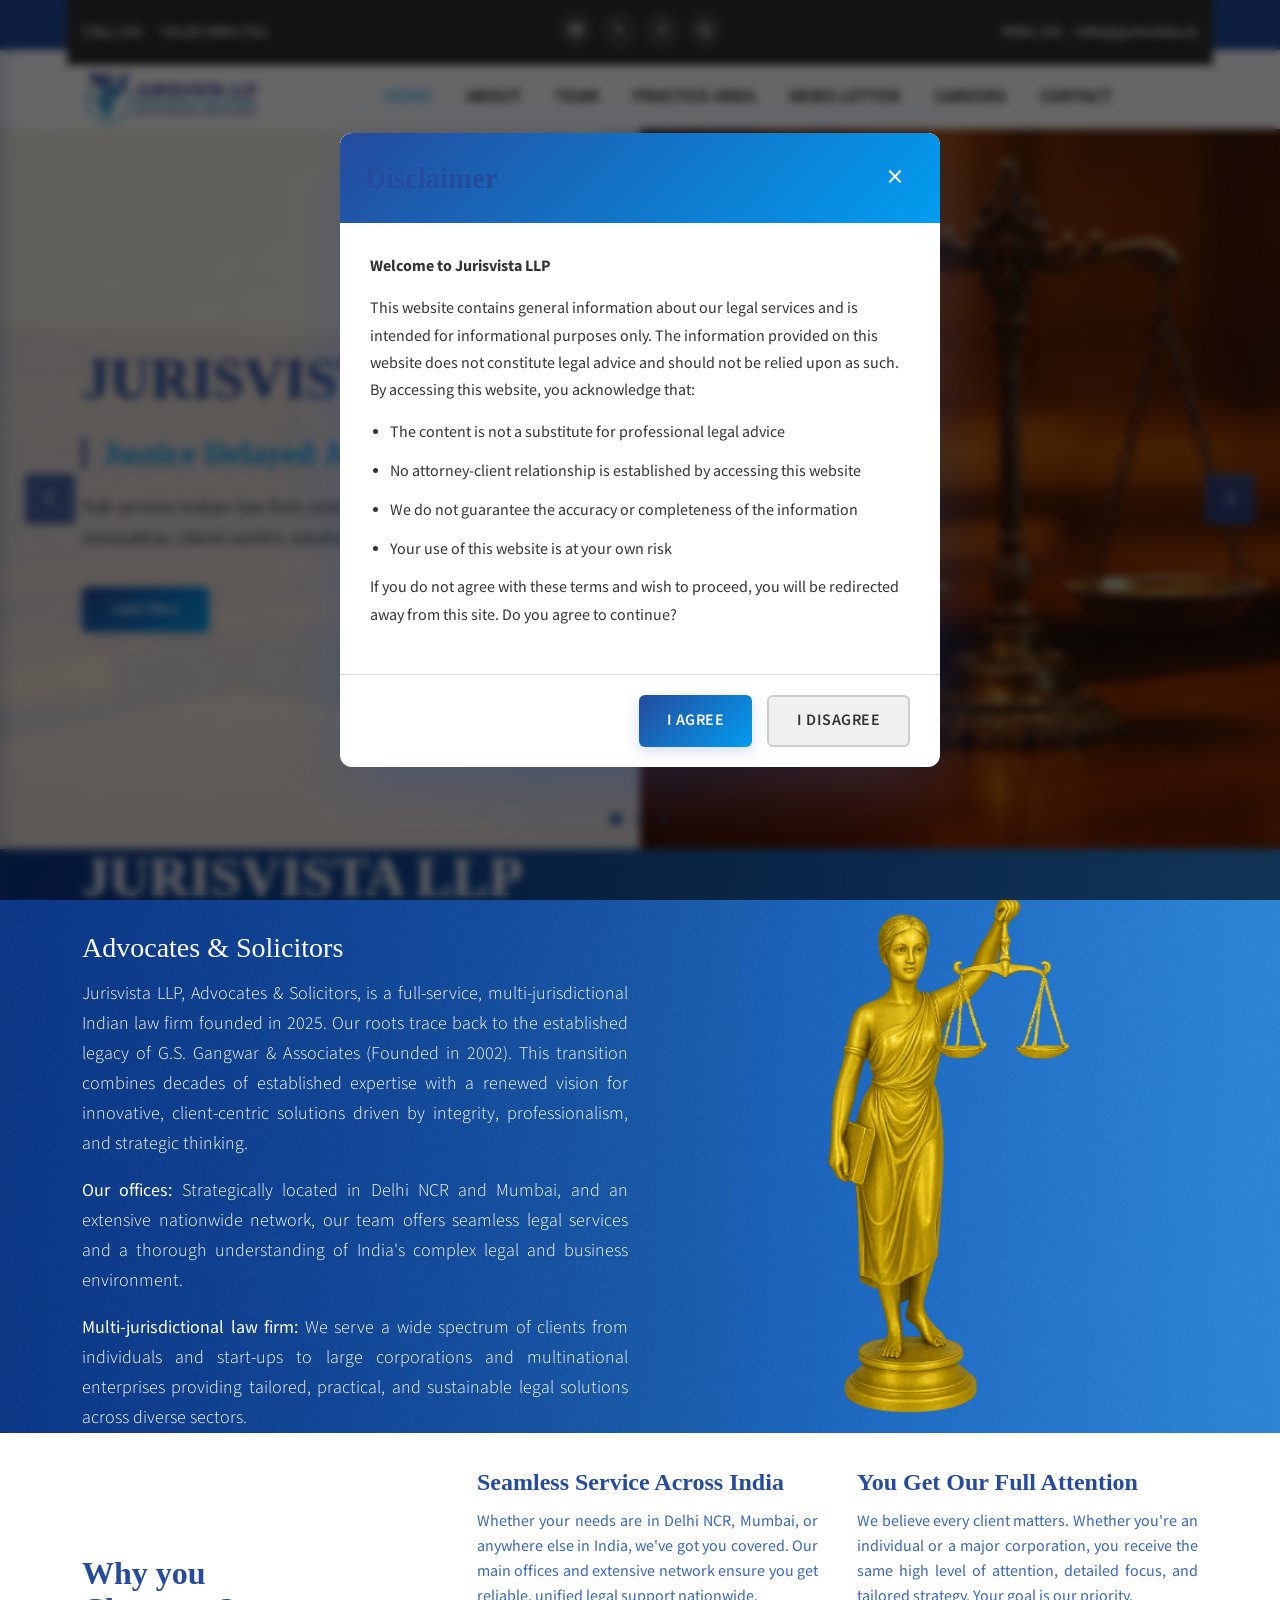
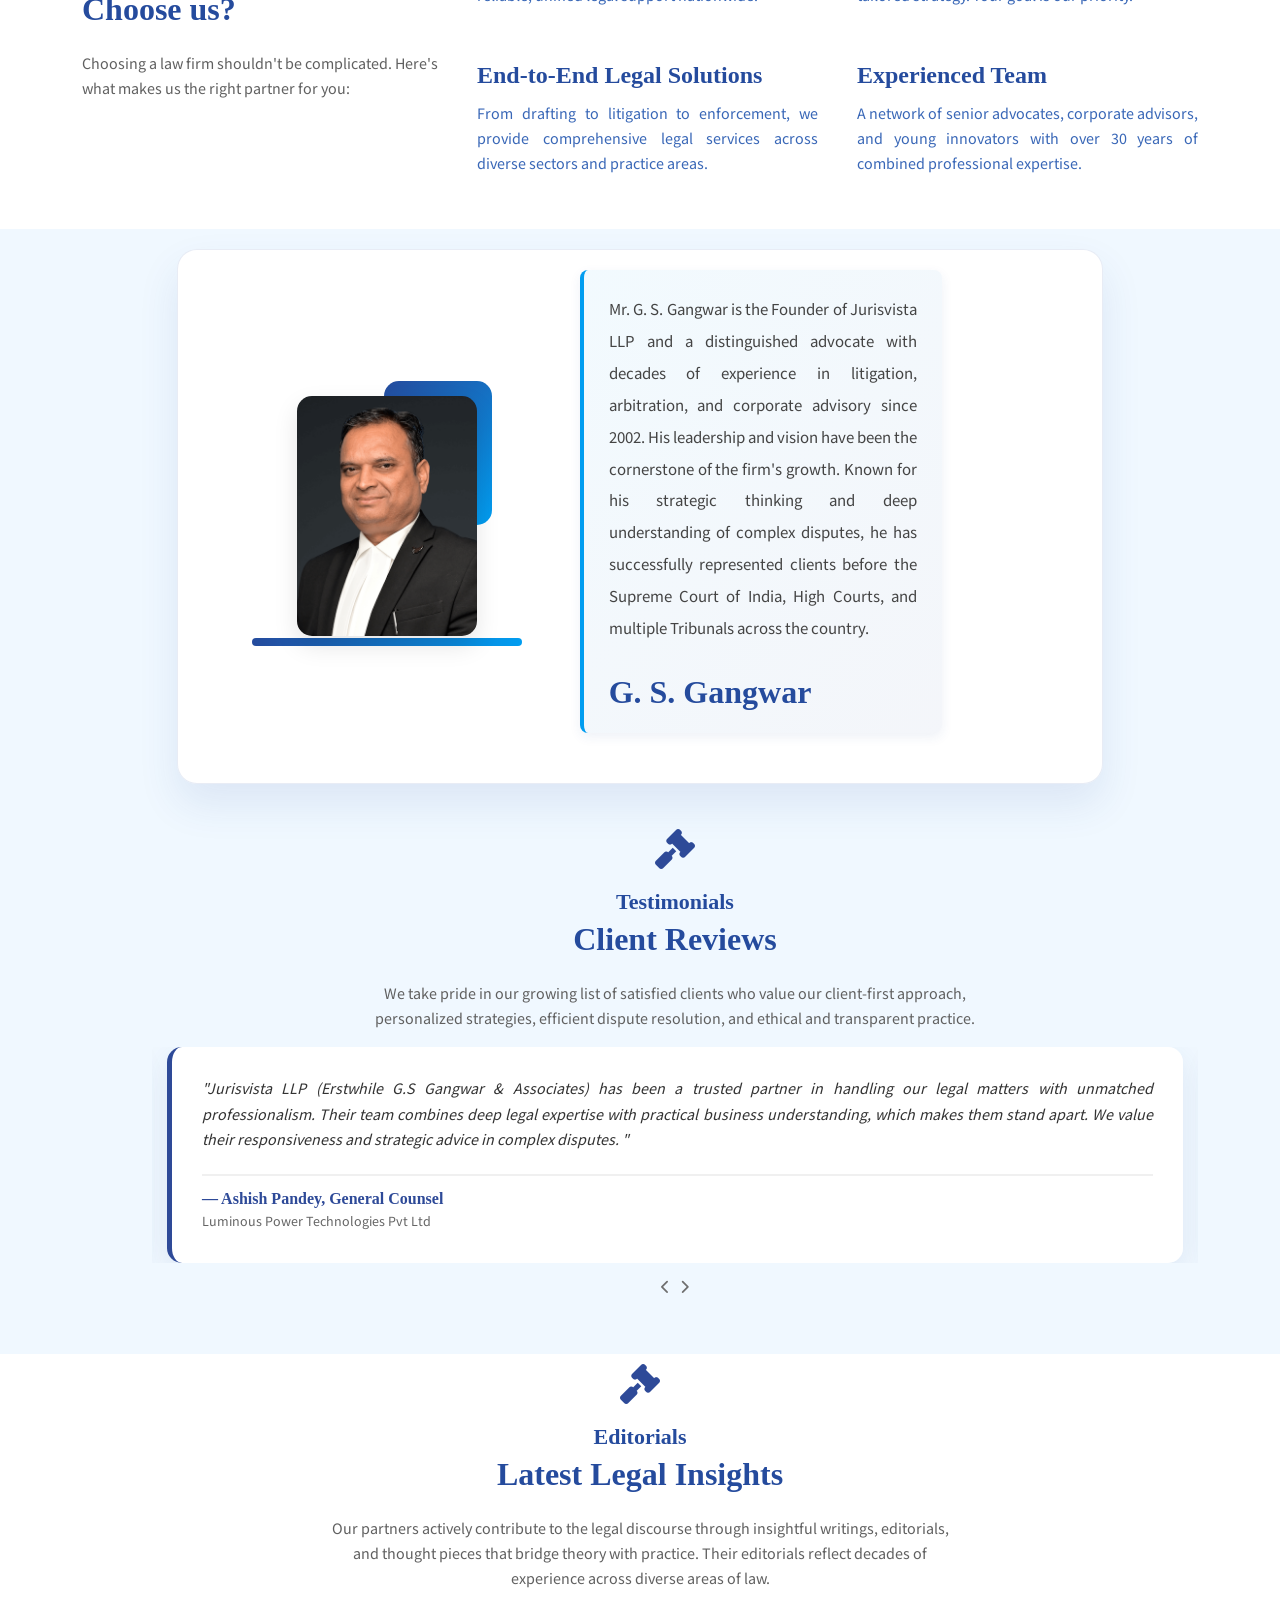
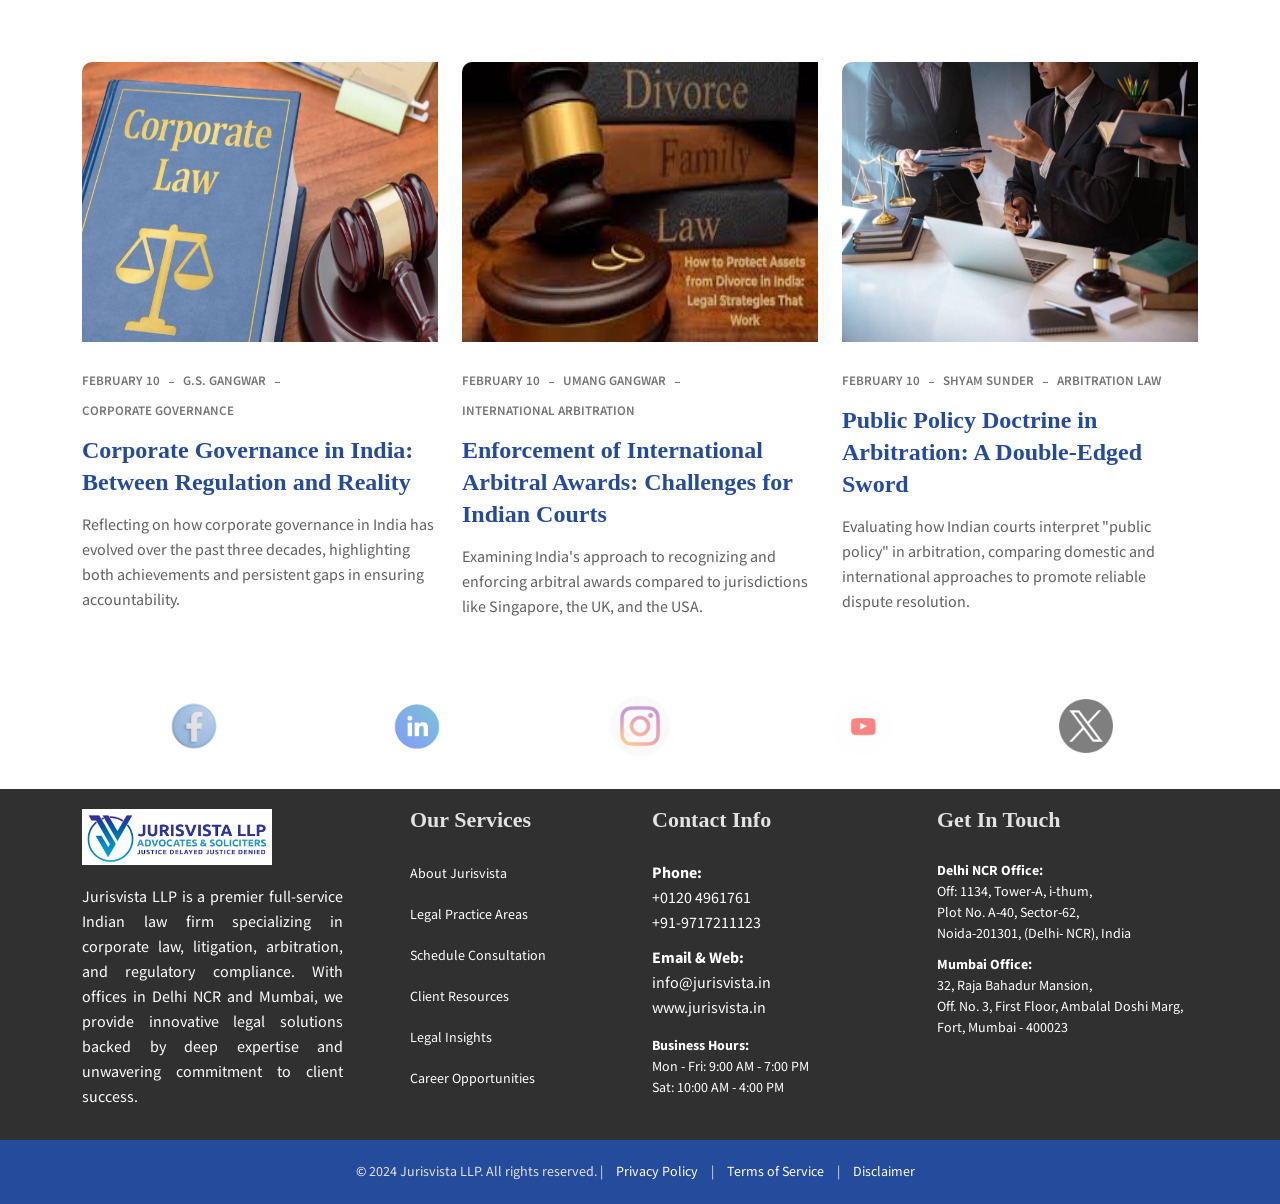
<file: index.html>
<!doctype html>
<html class="no-js" lang="en">

<head>
	<meta charset="utf-8">
	<meta name="viewport" content="width=device-width, initial-scale=1, shrink-to-fit=no">
	<title>Jurisvista LLP - Leading Law Firm in India</title>
	<!-- Place favicon.ico in the root directory -->
	<link rel="shortcut icon" type="image/x-icon" href="img/favicon.ico">
	<!--All Css Here-->
	<!-- Droid Font CSS-->
	<link rel="stylesheet" href="css/droid.css">
	<!-- Font Awesome CSS-->
	<link rel="stylesheet" href="css/font-awesome.min.css">
	<!-- Animate CSS-->
	<link rel="stylesheet" href="css/animate.css">
	<!-- Owl Carousel CSS-->
	<link rel="stylesheet" href="https://cdnjs.cloudflare.com/ajax/libs/OwlCarousel2/2.3.4/assets/owl.carousel.min.css">
	<link rel="stylesheet"
		href="https://cdnjs.cloudflare.com/ajax/libs/OwlCarousel2/2.3.4/assets/owl.theme.default.min.css">
	<!-- Datepicker CSS-->
	<link rel="stylesheet" href="css/jquery.datepicker.css">
	<!-- Calendar CSS-->
	<link rel="stylesheet" href="css/zabuto_calendar.css">
	<!-- Meanmenu CSS-->
	<!-- Venobox CSS-->
	<link rel="stylesheet" href="css/venobox.css">
	<!-- Bootstrap CSS-->
	<link href="https://cdn.jsdelivr.net/npm/bootstrap@5.3.0/dist/css/bootstrap.min.css" rel="stylesheet">
	<!-- Style CSS -->
	<link rel="stylesheet" href="style.css">
	<!-- Responsive CSS -->
	<link rel="stylesheet" href="css/responsive.css">

	 <link
    rel="stylesheet"
    href="https://cdnjs.cloudflare.com/ajax/libs/font-awesome/6.5.0/css/all.min.css"
  />
	<!-- Modernizr Js -->
	<script src="js/vendor/modernizr-2.8.3.min.js"></script>
	<style>

		 /* Added sidebar navigation styles */
		:root {
			--primary-color: #254B9D;
			--secondary-color: #019df0;
			--dark-bg: #1a1a1a;
			--sidebar-width: 280px;
		}

		/* Sidebar Styles */
		.sidebar {
			position: fixed;
			left: 0;
			top: 0;
			width: var(--sidebar-width);
			height: 100vh;
			background: linear-gradient(135deg, var(--primary-color) 0%, #1a3a70 100%);
			box-shadow: 2px 0 15px rgba(37, 75, 157, 0.3);
			z-index: 998;
			overflow-y: auto;
			padding-top: 80px;
			transition: all 0.4s cubic-bezier(0.25, 0.46, 0.45, 0.94);
			transform: translateX(-100%);
		}

		.sidebar.active {
			transform: translateX(0);
		}

		.sidebar-overlay {
			position: fixed;
			top: 0;
			left: 0;
			width: 100%;
			height: 100%;
			background: rgba(0, 0, 0, 0);
			z-index: 997;
			opacity: 0;
			visibility: hidden;
			transition: all 0.3s ease;
		}

		.sidebar-overlay.active {
			background: rgba(0, 0, 0, 0.7);
			opacity: 1;
			visibility: visible;
		}

		.sidebar-nav {
			list-style: none;
			padding: 20px 0;
			margin: 0;
		}

		.sidebar-nav li {
			margin: 0;
		}

		.sidebar-nav a {
			display: flex;
			align-items: center;
			padding: 18px 25px;
			color: #ffffff;
			text-decoration: none;
			font-size: 15px;
			font-weight: 600;
			transition: all 0.3s ease;
			border-left: 4px solid transparent;
			position: relative;
		}

		.sidebar-nav a:hover {
			background: rgba(255, 255, 255, 0.1);
			border-left-color: var(--secondary-color);
			padding-left: 35px;
			color: var(--secondary-color);
		}

		.sidebar-nav a i {
			margin-right: 15px;
			font-size: 18px;
			width: 25px;
			text-align: center;
		}

		.sidebar-nav a.active {
			background: rgba(255, 255, 255, 0.15);
			border-left-color: var(--secondary-color);
			color: var(--secondary-color);
		}

		/* Hamburger Menu Styles */
		.sidebar-toggle {
			display: none;
			width: 50px;
			height: 50px;
			background: none;
			border: none;
			cursor: pointer;
			flex-direction: column;
			justify-content: center;
			align-items: center;
			z-index: 999;
			position: relative;
		}

		.sidebar-toggle span {
			width: 28px;
			height: 3px;
			background: var(--primary-color);
			margin: 4px 0;
			transition: all 0.3s ease;
			border-radius: 2px;
			display: block;
		}

		.sidebar-toggle.active span:nth-child(1) {
			transform: rotate(45deg) translate(8px, 8px);
		}

		.sidebar-toggle.active span:nth-child(2) {
			opacity: 0;
		}

		.sidebar-toggle.active span:nth-child(3) {
			transform: rotate(-45deg) translate(7px, -7px);
		}

		/* Header Top Area adjustment */
		.header-bottom-area {
			position: relative;
			z-index: 100;
		}

		/* Main content wrapper */
		body.sidebar-open {
			overflow: hidden;
		}

		/* Responsive adjustments */
		@media (max-width: 984px) and (min-width: 768px) {
			.sidebar-toggle {
				display: flex;
				position: absolute;
				top: 50%;
				left: 15px;
				transform: translateY(-50%);
				z-index: 1001;
			}

			.header-menu-area {
				display: none;
			}

			.sidebar {
				width: var(--sidebar-width);
			}

			.header-logo {
				text-align: center;
				position: relative;
				padding-left: 60px;
			}
			
			.header-bottom-area .row {
				position: relative;
			}
		}

		@media (max-width: 768px) {
			.sidebar-toggle {
				display: flex;
				position: absolute;
				top: 50%;
				left: 15px;
				transform: translateY(-50%);
				z-index: 1001;
			}

			.header-menu-area {
				display: none;
			}

			.sidebar {
				width: var(--sidebar-width);
			}

			.header-logo {
				text-align: center;
				position: relative;
				padding-left: 60px;
			}
			
			.header-bottom-area .row {
				position: relative;
			}
		}

		@media (max-width: 576px) {
			:root {
				--sidebar-width: 250px;
			}

			.sidebar-nav a {
				padding: 15px 20px;
				font-size: 14px;
			}

			.sidebar-nav a i {
				margin-right: 12px;
				font-size: 16px;
			}
		}

		
		/* Disclaimer overlay and modal styles */
		.disclaimer-overlay {
			position: fixed;
			top: 0;
			left: 0;
			right: 0;
			bottom: 0;
			background: rgba(0, 0, 0, 0.6);
			display: none; /* hidden by default, shown via JS on first visit */
			align-items: center;
			justify-content: center;
			z-index: 99999;
			backdrop-filter: blur(4px);
		}

		.disclaimer-modal {
			background: #fff;
			border-radius: 12px;
			box-shadow: 0 20px 60px rgba(37, 75, 157, 0.3);
			max-width: 600px;
			width: 90%;
			max-height: 80vh;
			overflow-y: auto;
			animation: slideInUp 0.3s ease;
		}

		.disclaimer-header {
			background: linear-gradient(135deg, #254B9D, #019df0);
			color: #fff;
			padding: 25px;
			border-radius: 12px 12px 0 0;
			display: flex;
			justify-content: space-between;
			align-items: center;
		}

		.disclaimer-header h2 {
			margin: 0;
			font-size: 1.8rem;
			font-weight: 700;
		}

		.disclaimer-close {
			background: none;
			border: none;
			color: #fff;
			font-size: 2rem;
			cursor: pointer;
			padding: 0;
			width: 40px;
			height: 40px;
			display: flex;
			align-items: center;
			justify-content: center;
			transition: transform 0.2s ease;
		}

		.disclaimer-close:hover {
			transform: scale(1.2);
		}

		.disclaimer-content {
			padding: 30px;
			color: #333;
			font-size: 1rem;
			line-height: 1.7;
			font-family: 'Mada', sans-serif;
		}

		.disclaimer-content p { margin-bottom: 15px; }
		.disclaimer-content ul li { margin-bottom: 10px; }

		.disclaimer-footer {
			padding: 20px 30px;
			border-top: 1px solid #e0e0e0;
			display: flex;
			gap: 15px;
			justify-content: flex-end;
		}

		.disclaimer-btn {
			padding: 12px 28px;
			border: none;
			border-radius: 6px;
			font-weight: 600;
			font-size: 1rem;
			cursor: pointer;
			transition: all 0.3s ease;
			text-transform: uppercase;
			letter-spacing: 0.5px;
		}

		.disclaimer-btn-agree {
			background: linear-gradient(135deg, #254B9D, #019df0);
			color: #fff;
			box-shadow: 0 4px 15px rgba(37, 75, 157, 0.2);
		}

		.disclaimer-btn-agree:hover {
			transform: translateY(-2px);
			box-shadow: 0 6px 20px rgba(37, 75, 157, 0.3);
		}

		.disclaimer-btn-disagree {
			background: #f0f0f0;
			color: #333;
			border: 2px solid #ccc;
		}

		.disclaimer-btn-disagree:hover {
			background: #e0e0e0;
			border-color: #999;
		}

		body.disclaimer-active { overflow: hidden; }

		/* Added extensive custom animations and effects */
		/* Updated Hero Slider Styles */
		.hero-slider-section {
			position: relative;
			height: 80vh;
			overflow: hidden;
		}

		.hero-slider-container {
			height: 100%;
		}

		.hero-slide {
			height: 80vh;
			background-size: cover;
			background-position: center;
			background-repeat: no-repeat;
			position: relative;
		}

		.hero-slide::before {
			content: '';
			position: absolute;
			top: 0;
			left: 0;
			right: 0;
			bottom: 0;
			background: rgba(255, 255, 255, 0.85);
			z-index: 1;
			width: 50%;
		}

		.hero-content {
			position: relative;
			z-index: 2;
			height: 100%;
			display: flex;
			align-items: center;
		}

		.hero-text {
			max-width: 600px;
			text-align: left;
		}

		.hero-text h1 {
			font-size: 3.5rem;
			font-weight: 700;
			color: #254B9D;
			margin-bottom: 1.5rem;
			line-height: 1.2;
			font-family: 'Droid Serif', serif;
		}

		.hero-text h2 {
			font-size: 2rem;
			font-weight: 600;
			color: #019df0;
			margin-bottom: 1.5rem;
			border-left: 4px solid #254B9D;
			padding-left: 1rem;
		}

		.hero-text p {
			font-size: 1.2rem;
			color: #333;
			margin-bottom: 2rem;
			line-height: 1.6;
		}

		.hero-btn {
			display: inline-block;
			padding: 12px 30px;
			background: linear-gradient(135deg, #254B9D, #019df0);
			color: white;
			border-radius: 5px;
			font-weight: 600;
			text-decoration: none;
			transition: all 0.3s ease;
			box-shadow: 0 4px 15px rgba(37, 75, 157, 0.2);
		}

		.hero-btn:hover {
			transform: translateY(-3px);
			box-shadow: 0 6px 20px rgba(37, 75, 157, 0.3);
			color: white;
		}

		/* Owl Carousel Navigation */
		.hero-slider-container .owl-nav {
			position: absolute;
			top: 50%;
			width: 100%;
			transform: translateY(-50%);
			display: flex;
			justify-content: space-between;
			padding: 0 20px;
			z-index: 3;
		}

		.hero-slider-container .owl-nav button {
			width: 50px;
			height: 50px;
			border-radius: 50%;
			background: rgba(37, 75, 157, 0.8) !important;
			color: white !important;
			display: flex;
			align-items: center;
			justify-content: center;
			transition: all 0.3s ease;
		}

		.hero-slider-container .owl-nav button:hover {
			background: rgba(37, 75, 157, 1) !important;
			transform: scale(1.1);
		}

		.hero-slider-container .owl-dots {
			position: absolute;
			bottom: 20px;
			width: 100%;
			display: flex;
			justify-content: center;
			z-index: 3;
		}

		.hero-slider-container .owl-dots button span {
			width: 12px;
			height: 12px;
			margin: 5px;
			background: rgba(37, 75, 157, 0.5) !important;
			transition: all 0.3s ease;
		}

		.hero-slider-container .owl-dots button.active span {
			background: #254B9D !important;
			transform: scale(1.2);
		}

		/* Animation Classes */
		.animate-slide-in-left {
			animation: slideInLeft 1s ease-out both;
		}

		.animate-fade-in-up {
			animation: fadeInUp 1s ease-out 0.3s both;
		}

		.animate-fade-in-up-delay {
			animation: fadeInUp 1s ease-out 0.6s both;
		}

		@keyframes slideInLeft {
			from {
				transform: translateX(-100px);
				opacity: 0;
			}

			to {
				transform: translateX(0);
				opacity: 1;
			}
		}

		@keyframes fadeInUp {
			from {
				transform: translateY(30px);
				opacity: 0;
			}

			to {
				transform: translateY(0);
				opacity: 1;
			}
		}

		/* Responsive Styles for Hero Slider */
		@media (max-width: 1200px) {
			.container {
				max-width: 100%;
				padding-left: 24px;
				padding-right: 24px;
			}
		}
		@media (max-width: 992px) {
			.container {
				max-width: 100%;
				padding-left: 16px;
				padding-right: 16px;
			}
			.header-menu-area ul.main-menu {
				flex-direction: column;
				gap: 0;
			}
			.feature-area .row {
				flex-direction: column;
			}
			.about-area .row {
				flex-direction: column;
			}
		}
		@media (max-width: 768px) {
			.hero-slider-section,
			.hero-slide {
				height: 60vh;
			}
			.hero-text h1 {
				font-size: 2rem;
			}
			.hero-text h2 {
				font-size: 1.2rem;
			}
			.hero-text p {
				font-size: 1rem;
			}
			.header-bottom-area .row {
				flex-direction: column;
			}
			.header-logo {
				margin-bottom: 10px;
			}
			.header-menu-area {
				width: 100%;
				text-align: left;
			}
			.sidebar-toggle {
				width: 44px;
				height: 44px;
				top: 50%;
				transform: translateY(-50%);
			}
			.sidebar {
				width: var(--sidebar-width);
			}
			.main-menu {
				flex-direction: column;
				gap: 0;
			}
			.feature-area .row,
			.about-area .row,
			.timeline-area .row,
			.service-area .row,
			.fun-factor-area .row,
			.testimonial-and-quote-area .row,
			.footer-top-area .row {
				flex-direction: column;
			}
			.feature-area .col-md-4,
			.feature-area .col-md-8,
			.about-area .col-md-5,
			.about-area .col-md-7,
			.timeline-area .col-md-6,
			.timeline-area .col-lg-4,
			.service-area .col-12,
			.service-area .col-lg-4,
			.service-area .col-lg-8,
			.fun-factor-area .col,
			.testimonial-and-quote-area .col-md-12,
			.footer-top-area .col-md-6,
			.footer-top-area .col-lg-3 {
				width: 100%;
				max-width: 100%;
				margin-bottom: 20px;
			}
		}
		@media (max-width: 576px) {
			.container {
				padding-left: 8px;
				padding-right: 8px;
			}
			.hero-slider-section,
			.hero-slide {
				height: 40vh;
			}
			.hero-text h1 {
				font-size: 1.3rem;
			}
			.hero-text h2 {
				font-size: 1rem;
			}
			.sidebar-toggle {
				width: 36px;
				height: 36px;
				top: 50%;
				transform: translateY(-50%);
			}
			.sidebar-nav a {
				padding: 12px 12px;
				font-size: 13px;
			}
			.sidebar-nav a i {
				margin-right: 8px;
				font-size: 14px;
			}
			.main-menu {
				font-size: 13px;
			}
			.footer-top-area .row {
				flex-direction: column;
			}
			.footer-top-area .col-md-6,
			.footer-top-area .col-lg-3 {
				width: 100%;
				max-width: 100%;
				margin-bottom: 16px;
			}
		}
		/* ...existing code... */
		.team-card:hover .team-overlay {
			opacity: 1;
		}

		.team-social a {
			display: inline-block;
			margin: 0 10px;
			color: #fff;
			font-size: 20px;
			transition: all 0.3s ease;
			transform: translateY(20px);
		}

		.team-card:hover .team-social a {
			transform: translateY(0);
		}

		.team-social a:hover {
			transform: scale(1.3) rotate(360deg);
		}

		.team-content h3 {
			transition: all 0.3s ease;
		}

		.team-card:hover .team-content h3 {
			color: #019df0a5;
			transform: translateX(10px);
		}

		.btn-learn-more {
			transition: all 0.3s ease;
			position: relative;
			overflow: hidden;
		}

		.btn-learn-more::before {
			content: '';
			position: absolute;
			top: 0;
			left: -100%;
			width: 100%;
			height: 100%;
			background: linear-gradient(90deg, transparent, rgba(255, 255, 255, 0.2), transparent);
			transition: left 0.5s ease;
		}

		.btn-learn-more:hover::before {
			left: 100%;
		}

		.btn-learn-more:hover {
			transform: translateY(-2px);
			box-shadow: 0 8px 20px rgba(0, 0, 0, 0.2);
		}

		/* Testimonial Animations */
		.single-testimonial {
			animation: slideInLeft 1s ease-out both;
			transition: all 0.3s ease;
		}

		.single-testimonial:nth-child(odd) {
			animation: slideInLeft 1s ease-out both;
		}

		.single-testimonial:nth-child(even) {
			animation: slideInRight 1s ease-out both;
		}

		.single-testimonial:hover {
			transform: translateX(10px);
			background: rgba(255, 107, 53, 0.05);
			padding: 20px;
			border-radius: 10px;
		}

		.testimonial-content i {
			animation: rotateIn 1s ease-out 0.5s both;
		}

		/* Force testimonials carousel to show only 1 item on ALL screen sizes */
		.testimonials-carousel.owl-carousel {
			overflow: hidden !important;
			position: relative;
			width: 100%;
		}

		.testimonials-carousel.owl-carousel .owl-stage-outer {
			overflow: hidden !important;
			position: relative;
			width: 100% !important;
		}

		.testimonials-carousel.owl-carousel .owl-stage {
			display: flex !important;
			width: auto !important;
			transition-timing-function: ease-in-out !important;
			-webkit-transition: -webkit-transform 0.6s ease !important;
			-moz-transition: -moz-transform 0.6s ease !important;
			-ms-transition: -ms-transform 0.6s ease !important;
			-o-transition: -o-transform 0.6s ease !important;
			transition: transform 0.6s ease !important;
		}

		.testimonials-carousel.owl-carousel .owl-item {
			width: 100% !important;
			min-width: 100% !important;
			max-width: 100% !important;
			margin: 0 !important;
			padding: 0 15px !important;
			flex-shrink: 0 !important;
			float: none !important;
		}

		.testimonials-carousel.owl-carousel .owl-item.active {
			width: 100% !important;
		}

		/* Ensure only visible item takes space */
		.testimonials-carousel.owl-carousel .owl-stage-outer {
			max-width: 100%;
		}

		.testimonials-carousel .testimonial-card {
			width: 100% !important;
			max-width: 100% !important;
			margin: 0 auto;
			box-sizing: border-box;
		}

		@media (max-width: 768px) {
			.testimonials-carousel.owl-carousel .owl-item {
				padding: 0 10px !important;
				width: 100% !important;
				min-width: 100% !important;
				max-width: 100% !important;
			}
		}

		/* Blog Area Animations */
		.latest-blog-area .section-title {
			animation: fadeInDown 1s ease-out both;
		}

		/* Footer Animations */
		.footer-container {
			animation: fadeInUp 1s ease-out both;
		}

		.single-footer-widget {
			animation: fadeInUp 0.8s ease-out both;
		}

		.single-footer-widget:nth-child(1) {
			animation-delay: 0.2s;
		}

		.single-footer-widget:nth-child(2) {
			animation-delay: 0.4s;
		}

		.single-footer-widget:nth-child(3) {
			animation-delay: 0.6s;
		}

		.single-footer-widget:nth-child(4) {
			animation-delay: 0.8s;
		}



		.footer-subscribe-form button {
			transition: all 0.3s ease;
		}

		.footer-subscribe-form button:hover {
			transform: scale(1.1) rotate(15deg);
			background: #ff6b35;
		}

		.footer-menu ul li {
			transition: all 0.3s ease;
		}

		.footer-menu ul li:hover {
			transform: translateX(10px);
		}

		.footer-menu ul li a {
			position: relative;
			transition: all 0.3s ease;
		}

		.footer-menu ul li a::before {
			content: '→';
			position: absolute;
			left: -20px;
			opacity: 0;
			transition: all 0.3s ease;
		}

		.footer-menu ul li:hover a::before {
			opacity: 1;
			left: -15px;
		}

		/* Scroll Animations */
		.animate-on-scroll {
			opacity: 0;
			transform: translateY(50px);
			transition: all 0.8s ease;
		}

		.animate-on-scroll.animated {
			opacity: 1;
			transform: translateY(0);
		}

		/* Background Animations */
		.bg-animate {
			background-size: 120% 120%;
			animation: backgroundMove 20s ease-in-out infinite;
		}

		@keyframes backgroundMove {

			0%,
			100% {
				background-position: 0% 50%;
			}

			50% {
				background-position: 100% 50%;
			}
		}

		/* Hover Glow Effects */
		.glow-on-hover {
			transition: all 0.3s ease;
		}

		.glow-on-hover:hover {
			box-shadow: 0 0 20px rgba(53, 191, 255, 0.666);
			text-shadow: 0 0 10px rgba(53, 127, 255, 0.518);
		}

		/* Parallax Effect */
		.parallax-element {
			transition: transform 0.1s ease-out;
		}

		/* Custom Keyframes for additional animations */
		@keyframes fadeInDown {
			from {
				transform: translateY(-50px);
				opacity: 0;
			}

			to {
				transform: translateY(0);
				opacity: 1;
			}
		}

		@keyframes wobble {
			0% {
				transform: translateX(0%);
			}

			15% {
				transform: translateX(-25px) rotate(-5deg);
			}

			30% {
				transform: translateX(20px) rotate(3deg);
			}

			45% {
				transform: translateX(-15px) rotate(-3deg);
			}

			60% {
				transform: translateX(10px) rotate(2deg);
			}

			75% {
				transform: translateX(-5px) rotate(-1deg);
			}

			100% {
				transform: translateX(0%);
			}
		}

		/* Stagger animation delays for multiple elements */
		.stagger-animation:nth-child(1) {
			animation-delay: 0.1s;
		}

		.stagger-animation:nth-child(2) {
			animation-delay: 0.2s;
		}

		.stagger-animation:nth-child(3) {
			animation-delay: 0.3s;
		}

		.stagger-animation:nth-child(4) {
			animation-delay: 0.4s;
		}

		.stagger-animation:nth-child(5) {
			animation-delay: 0.5s;
		}

		.stagger-animation:nth-child(6) {
			animation-delay: 0.6s;
		}

		/* Responsive animations */
		@media (max-width: 768px) {
			.team-card:hover {
				transform: translateY(-10px);
			}
		}

		/* Loading Animation */
		.page-loader {
			position: fixed;
			top: 0;
			left: 0;
			width: 100%;
			height: 100%;
			background: #111d1b;
			z-index: 9999;
			display: flex;
			justify-content: center;
			align-items: center;
			animation: fadeOut 1s ease-in-out 2s forwards;
		}

		.loader-content {
			text-align: center;
			color: #fff;
		}

		.spinner {
			width: 50px;
			height: 50px;
			border: 3px solid rgba(255, 255, 255, 0.3);
			border-top: 3px solid #fff;
			border-radius: 50%;
			animation: spin 1s linear infinite;
			margin: 0 auto 20px;
		}

		@keyframes spin {
			0% {
				transform: rotate(0deg);
			}

			100% {
				transform: rotate(360deg);
			}
		}

		@keyframes fadeOut {
			to {
				opacity: 0;
				visibility: hidden;
			}
		}

		/* Header Animations */
		.header-top-area {
			animation: slideDown 1s ease-out 0.5s both;
		}

		.header-bottom-area {
			animation: slideDown 1s ease-out 0.7s both;
		}

		.header-logo img {
			transition: all 0.3s ease;
			animation: bounceIn 1s ease-out 1s both;
		}

		.header-logo img:hover {
			transform: scale(1.1) rotate(5deg);
		}

		.main-menu li {
			animation: fadeInUp 0.6s ease-out both;
		}

		.main-menu li:nth-child(1) {
			animation-delay: 1.2s;
		}

		.main-menu li:nth-child(2) {
			animation-delay: 1.3s;
		}

		.main-menu li:nth-child(3) {
			animation-delay: 1.4s;
		}

		.main-menu li:nth-child(4) {
			animation-delay: 1.5s;
		}

		.main-menu li:nth-child(5) {
			animation-delay: 1.6s;
		}

		.main-menu li:nth-child(6) {
			animation-delay: 1.7s;
		}

		.main-menu a {
			position: relative;
			transition: all 0.3s ease;
			overflow: hidden;
		}

		.main-menu a::before {
			content: '';
			position: absolute;
			bottom: 0;
			left: -100%;
			width: 100%;
			height: 2px;
			background: linear-gradient(90deg, #006aff, #001d7b);
			transition: left 0.3s ease;
		}

		.main-menu a:hover::before {
			left: 0;
		}

		.main-menu a:hover {
			transform: translateY(-2px);
			color: #019df0a5;
		}

		.social-link {
			transition: all 0.3s ease;
			display: inline-block;
		}

		.social-link:hover {
			transform: translateY(-3px) scale(1.2);
			color: #019df0a5;
		}

		/* Slider Area Animations */
		.hero-content .title h1 {
			animation: slideInLeft 1s ease-out 0.5s both;
		}

		.hero-content .title h2 {
			animation: slideInLeft 1s ease-out 0.7s both;
		}

		.hero-content .description p {
			animation: fadeInUp 0.8s ease-out both;
		}

		.hero-content .description p:nth-child(1) {
			animation-delay: 0.9s;
		}

		.hero-content .description p:nth-child(2) {
			animation-delay: 1.1s;
		}

		.hero-content .description p:nth-child(3) {
			animation-delay: 1.3s;
		}

		.hero-content a {
			animation: pulse 2s infinite, fadeInUp 1s ease-out 1.5s both;
			transition: all 0.3s ease;
		}

		.hero-content a:hover {
			transform: translateY(-3px) scale(1.05);
			box-shadow: 0 10px 25px rgba(0, 0, 0, 0.3);
		}

		.hero-img img {
			animation: float 3s ease-in-out infinite, fadeInRight 1s ease-out 0.8s both;
			transition: all 0.3s ease;
		}

		.hero-img img:hover {
			transform: scale(1.05) rotate(2deg);
		}

		@keyframes slideInLeft {
			from {
				transform: translateX(-100px);
				opacity: 0;
			}

			to {
				transform: translateX(0);
				opacity: 1;
			}
		}

		@keyframes slideInRight {
			from {
				transform: translateX(100px);
				opacity: 0;
			}

			to {
				transform: translateX(0);
				opacity: 1;
			}
		}

		@keyframes fadeInRight {
			from {
				transform: translateX(50px);
				opacity: 0;
			}

			to {
				transform: translateX(0);
				opacity: 1;
			}
		}

		@keyframes pulse {

			0%,
			100% {
				transform: scale(1);
			}

			50% {
				transform: scale(1.05);
			}
		}

		@keyframes float {

			0%,
			100% {
				transform: translateY(0px);
			}

			50% {
				transform: translateY(-20px);
			}
		}

		/* Feature Area Animations */
		.section-title {
			animation: zoomIn 1s ease-out both;
		}

		.single-feature {
			transition: all 0.3s ease;
			animation: fadeInUp 0.8s ease-out both;
			position: relative;
			overflow: hidden;
		}

		.single-feature:nth-child(1) {
			animation-delay: 0.2s;
		}

		.single-feature:nth-child(2) {
			animation-delay: 0.4s;
		}

		.single-feature:nth-child(3) {
			animation-delay: 0.6s;
		}

		.single-feature:nth-child(4) {
			animation-delay: 0.8s;
		}

		.single-feature::before {
			content: '';
			position: absolute;
			top: 0;
			left: -100%;
			width: 100%;
			height: 100%;
			background: linear-gradient(90deg, transparent, rgba(53, 154, 255, 0.1), transparent);
			transition: left 0.5s ease;
		}

		.single-feature:hover::before {
			left: 100%;
		}

		@keyframes zoomIn {
			from {
				transform: scale(0.8);
				opacity: 0;
			}

			to {
				transform: scale(1);
				opacity: 1;
			}
		}

		/* About Area Animations */
		.about-img img {
			animation: rotateIn 1s ease-out both;
			transition: all 0.3s ease;
		}

		.about-img img:hover {
			transform: scale(1.1);
			box-shadow: 0 20px 40px rgba(0, 0, 0, 0.3);
		}

		.about-content span {
			animation: slideInRight 1s ease-out 0.3s both;
		}

		.about-content h1 {
			animation: slideInRight 1s ease-out 0.5s both;
		}

		.about-content h5 {
			animation: slideInRight 1s ease-out 0.7s both;
		}

		.about-content p {
			animation: fadeInUp 1s ease-out 0.9s both;
		}

		.author-signeture img {
			animation: bounceIn 1s ease-out 1.2s both;
		}

		@keyframes rotateIn {
			from {
				transform: rotate(-180deg) scale(0);
				opacity: 0;
			}

			to {
				transform: rotate(0deg) scale(1);
				opacity: 1;
			}
		}

		/* Team Area Animations */
		.team-card {
			transition: all 0.3s ease;
		}

		.team-card:hover {
			transform: translateY(-5px);
			box-shadow: 0 10px 25px rgba(0, 0, 0, 0.1);
		}

		.team-photo img {
			transition: all 0.3s ease;
		}

		.team-card:hover .team-photo img {
			transform: scale(1.1);
		}

		.team-overlay {
			position: absolute;
			top: 0;
			left: 0;
			right: 0;
			bottom: 0;
			background: rgba(255, 107, 53, 0.9);
			opacity: 0;
			transition: all 0.3s ease;
			display: flex;
			align-items: center;
			justify-content: center;
		}

		.team-slider .owl-stage {
			display: flex;
			align-items: stretch;
		}

		.team-slider .owl-item {
			display: flex;
			height: auto;
			padding: 0 12px;
		}

		.single-team.team-card {
			display: flex;
			flex-direction: column;
			align-items: center;
			gap: 18px;
			padding: 24px;
			background: rgba(7, 21, 41, 0.8);
			border-radius: 12px;
			width: 100%;
			border-top: 30px solid #019df0a5;
			transition: all .3s ease;
		}

		.single-team.team-card:hover {
			transform: translateY(-3px);
			box-shadow: 0 10px 24px rgba(0, 0, 0, 0.15);
		}

		.team-photo {
			position: relative;
			width: 200px;
			height: 200px;
			border-radius: 50%;
			overflow: hidden;
		}

		.team-photo img {
			width: 100%;
			height: 100%;
			object-fit: cover;
			transition: .5s;
		}

		.single-team.team-card:hover .team-photo img {
			transform: scale(1.05);
			border-color: #019df0a5;
		}

		.team-photo .team-overlay {
			position: absolute;
			inset: 0;
			background: rgba(0, 0, 0, 0.35);
			border-radius: 50%;
			opacity: 0;
			transition: opacity .25s ease;
			display: flex;
			align-items: center;
			justify-content: center;
		}

		.team-photo:hover .team-overlay {
			opacity: 1;
		}

		.team-content {
			flex: 1 1 auto;
			width: 100%;
			text-align: center;
			display: flex;
			flex-direction: column;
			align-items: center;
		}

		.team-info {
			margin-top: 6px;
			margin-bottom: 6px;
		}

		.team-content h2,
		.team-content h3 {
			margin: 0 0 6px;
			font-size: 22px;
			color: #fff;
		}

		.team-content h5 {
			margin: 0 0 10px;
			color: #e9ecef;
			font-weight: 600;
		}

		.team-description p {
			margin: 0 0 12px;
			color: #e9ecef;
			line-height: 1.6;
			max-width: 520px;
		}

		.team-action {
			padding-bottom: 8px;
		}

		.team-social {
			display: flex;
			gap: 10px;
		}

		.team-social .social-link {
			width: 36px;
			height: 36px;
			border-radius: 50%;
			background: #fff;
			color: #333;
			display: inline-flex;
			align-items: center;
			justify-content: center;
			text-decoration: none;
			transition: background .2s ease, color .2s ease;
		}

		.team-social .social-link:hover {
			background: #0d6efd;
			color: #fff;
		}

		/* Override legacy team section styles from style.css */
		.single-team.team-card .team-content {
			margin-left: 0 !important;
		}

		.single-team.team-card .team-content>p {
			max-width: none !important;
		}

		.btn.btn-learn-more {
			padding: 8px 14px;
			border-radius: 8px;
			background: #0d6efd;
			color: #fff;
			text-decoration: none;
			font-weight: 600;
			display: inline-block;
		}

		.btn.btn-learn-more:hover {
			background: #0b5ed7;
			color: #fff;
		}

		@media (max-width: 575.98px) {
			.single-team.team-card {
				padding: 20px;
				gap: 16px;
				flex-direction: column;
				text-align: center;
			}

			.team-photo {
				width: 160px;
				height: 250px;
			}

			.team-content {
				text-align: center;
			}
		}

		.brand-active .single-brand {
			padding: 10px;
			/* space around each brand */
		}

		.brand-active img {
			max-height: 150px;
			/* keeps logos uniform height */
			object-fit: contain;
		}

		.brand-active .single-brand img {
			width: 60px;
			/* Set the desired width */
			height: 60px;
			/* Set the desired height */
			border-radius: 50%;
			/* Make the image circular */
			object-fit: cover;
			/* Ensure the image covers the area without distortion */
		}

		.bg-animate {
			background-size: 120% 120%;
			animation: backgroundMove 20s ease-in-out infinite;
		}

		@keyframes backgroundMove {

			0%,
			100% {
				background-position: 0% 50%;
			}

			50% {
				background-position: 100% 50%;
			}
		}

		/* Remove persistent underlines from all links (keep hover effects) */
		a,
		a:link,
		a:visited {
			text-decoration: none;
		}

		/* Explicitly ensure header, nav, and footer links have no default underline */
		.header-top-left a,
		.header-top-right a,
		.main-menu a,
		.footer-menu a,
		.footer-tweet a,
		.contact-info a,
		.footer-container a {
			text-decoration: none;
		}

		/* Keep nav hover underline animation only via ::before bar */
		.main-menu a:hover {
			text-decoration: none;
		}

		/* Additional keyframes for header animations */
		@keyframes slideDown {
			from {
				transform: translateY(-100%);
				opacity: 0;
			}

			to {
				transform: translateY(0);
				opacity: 1;
			}
		}

		@keyframes slideInUp {
			from {
				transform: translateY(50px);
				opacity: 0;
			}

			to {
				transform: translateY(0);
				opacity: 1;
			}
		}

		@keyframes fadeInUp {
			from {
				transform: translateY(30px);
				opacity: 0;
			}

			to {
				transform: translateY(0);
				opacity: 1;
			}
		}

		@keyframes bounceIn {
			0% {
				transform: scale(0.3);
				opacity: 0;
			}

			50% {
				transform: scale(1.05);
			}

			70% {
				transform: scale(0.9);
			}

			100% {
				transform: scale(1);
				opacity: 1;
			}
		}

		@keyframes fadeIn {
			from {
				opacity: 0;
			}

			to {
				opacity: 1;
			}
		}

		@media (max-width: 576px) {
  .about-content .bio-block {
    padding: 16px !important;
    line-height: 1.6 !important;
  }
  .about-content .bio-block p {
    text-align: left !important; /* overrides text-justify gaps on small screens */
    margin-bottom: 8px !important;
  }
  .about-content .bio-block h4 {
    margin-top: 16px !important;
    font-size: 1.4rem !important;
  }
}
	</style>
</head>

<body>
	<!--[if lt IE 8]>
        <p class="browserupgrade">You are using an <strong>outdated</strong> browser. Please <a href="http://browsehappy.com/">upgrade your browser</a> to improve your experience.</p>
    <![endif]-->

	<!-- Disclaimer Modal - first visit only -->
	<div id="disclaimerOverlay" class="disclaimer-overlay">
		<div class="disclaimer-modal" role="dialog" aria-modal="true" aria-labelledby="disclaimerTitle">
			<div class="disclaimer-header">
				<h2 id="disclaimerTitle">Disclaimer</h2>
				<button id="disclaimerClose" class="disclaimer-close" aria-label="Close Disclaimer">&times;</button>
			</div>
			<div class="disclaimer-content">
				<p><strong>Welcome to Jurisvista LLP</strong></p>
				<p>
					This website contains general information about our legal services and is intended for informational purposes only. The information provided on this website does not constitute legal advice and should not be relied upon as such. By accessing this website, you acknowledge that:
				</p>
				<ul style="margin-left: 20px; line-height: 1.8;">
					<li>The content is not a substitute for professional legal advice</li>
					<li>No attorney-client relationship is established by accessing this website</li>
					<li>We do not guarantee the accuracy or completeness of the information</li>
					<li>Your use of this website is at your own risk</li>
				</ul>
				<p>
					If you do not agree with these terms and wish to proceed, you will be redirected away from this site. Do you agree to continue?
				</p>
			</div>
			<div class="disclaimer-footer">
				<button id="disclaimerAgree" class="disclaimer-btn disclaimer-btn-agree">I Agree</button>
				<button id="disclaimerDisagree" class="disclaimer-btn disclaimer-btn-disagree">I Disagree</button>
			</div>
		</div>
	</div>

	<!-- Added page loader with animation -->
	<div class="page-loader">
		<div class="loader-content">
			<div class="spinner"></div>
			<h3>Loading...</h3>
		</div>
	</div>

	<div class="wrapper">
		<!--Header Area Start-->
		<header>
			<div class="header-container">
				<!--Header Top Area Start-->
				<div class="header-top-area default-bg">
					<div class="container">
						<div class="row row-75">
							<div class="header-top-wrap col-12">
								<div class="row">
									<!--Header Top Left Area Start-->
									<div class="col-md-4 col-xl-3">
										<div class="header-top-left">
											<p class="glow-on-hover">CALL US : <a href="#"> +0120 4961761</a></p>
										</div>
									</div>
									<!--Header Top Left Area End-->
									<!--Header Top Middle Area Start-->
									<div class="col-md-4 col-xl-6">
										<div class="header-top-middle text-center">
											<ul class="social-link">
												<li><a href="#" class="social-link"><i class="fa-brands fa-facebook"></i></a>
												</li>
												<li><a href="#" class="social-link"><i class="fa-brands fa-x-twitter"></i></a>
												</li>
												<li><a href="https://www.instagram.com/jurisvistallp?igsh=MXJzMjhxdXQ4bXhnaw%3D%3D&utm_source=qr" class="social-link"><i class="fa-brands fa-instagram"></i></a>
												</li>
												<li><a href="#" class="social-link"><i
															class="fa-brands fa-google"></i></a></li>
											</ul>
										</div>
									</div>
									<!--Header Top Middle Area End-->
									<!--Header Top Right Area Start-->
									<div class="col-md-4 col-xl-3">
										<div class="header-top-right">
											<p class="glow-on-hover">MAIL US :<a
													href="mailto:info@jurisvista.in">info@jurisvista.in</a></p>
										</div>
									</div>
									<!--Header Top Right Area End-->
								</div>
							</div>
						</div>
					</div>
				</div>
				<!--Header Top Area End-->
				<!--Header Bottom Area Start-->
				<div class="header-bottom-area header-sticky">
					<div class="container">
						<div class="row ">
							<!--Header Logo Start-->
							<div class="col-md-3">
								<div class="header-logo">
									<!--Sidebar Toggle Button-->
									<button class="sidebar-toggle" id="sidebarToggle">
										<span></span>
										<span></span>
										<span></span>
									</button>
									<a href="index.html"><img src="img/bg/logojv4.png"
											style="max-width: 180px; min-height: 60px;" alt=""></a>
								</div>
							</div>
							<!--Header Logo End-->
							<!--Header Menu Start-->
							<div class="col-md-9">
								<div class="header-menu-area text-right">
									<nav>
										<ul class="main-menu">
											<li class="active"><a href="index.html" class="nav-link-bold">HOME</a>
											</li>
											<li><a href="about.html" class="nav-link-bold">ABOUT</a></li>
											<li><a href="team.html" class="nav-link-bold">TEAM</a></li>
											<li><a href="service.html" class="nav-link-bold">PRACTICE AREA</a></li>
											<li><a href="blog.html" class="nav-link-bold">NEWS LETTER</a>

											</li>
											<li><a href="careers.html" class="nav-link-bold">CAREERS</a></li>
											<li><a href="contact.html" class="nav-link-bold">CONTACT</a></li>
										</ul>
									</nav>
								</div>
							</div>
							<!--Header Menu End-->
						</div>
						<div class="row">
							<div class="col-12">
								<!--Mobile Menu Area Start-->
								<div class="mobile-menu d-lg-none d-xl-none"></div>
								<!--Mobile Menu Area End-->
							</div>
						</div>
					</div>
				</div>

				<!--Header Bottom Area End-->
			</div>
		</header>
		
		<!--Sidebar Overlay-->
		<div class="sidebar-overlay" id="sidebarOverlay"></div>
		
		<!--Sidebar Navigation-->
		<nav class="sidebar" id="sidebar">
			<ul class="sidebar-nav">
				<li><a href="index.html" class="nav-link active"><i class="fa fa-home"></i> HOME</a></li>
				<li><a href="about.html" class="nav-link"><i class="fa fa-info-circle"></i> ABOUT</a></li>
				<li><a href="team.html" class="nav-link"><i class="fa fa-users"></i> TEAM</a></li>
				<li><a href="service.html" class="nav-link"><i class="fa fa-briefcase"></i> PRACTICE AREA</a></li>
				<li><a href="blog.html" class="nav-link"><i class="fa fa-newspaper-o"></i> NEWS LETTER</a></li>
				<li><a href="careers.html" class="nav-link"><i class="fa fa-graduation-cap"></i> CAREERS</a></li>
				<li><a href="contact.html" class="nav-link"><i class="fa fa-envelope"></i> CONTACT</a></li>
			</ul>
		</nav>
		<!--Header Area End-->

		<!--Hero Slider Section Start-->
		<section class="hero-slider-section">
			<div class="hero-slider-container owl-carousel owl-theme">
				<!-- Slide 1 -->
				<div class="hero-slide" style="background-image: url('img/bg/hd3.jpg')">
					<div class="container h-100">
						<div class="hero-content">
							<div class="hero-text">
								<h1 class="animate-slide-in-left">JURISVISTA LLP</h1>
								<h2 class="animate-fade-in-up">Justice Delayed Justice Denied</h2>
								<p class="animate-fade-in-up-delay">Full-service Indian law firm combining deep legal
									expertise with innovative, client-centric solutions.</p>
								<a href="about.html" class="hero-btn animate-fade-in-up-delay">Learn More</a>
							</div>
						</div>
					</div>
				</div>

				<!-- Slide 2 -->
				<div class="hero-slide" style="background-image: url('img/bg/hd1.jpg')">
					<div class="container h-100">
						<div class="hero-content">
							<div class="hero-text">
								<h1 class="animate-slide-in-left">LEGAL EXCELLENCE</h1>
								<h2 class="animate-fade-in-up">Trusted Advisors</h2>
								<p class="animate-fade-in-up-delay">Trusted advisors helping clients navigate
									complexities with clarity, strength, and vision.</p>
								<a href="service.html" class="hero-btn animate-fade-in-up-delay">Our Services</a>
							</div>
						</div>
					</div>
				</div>

				<!-- Slide 3 -->
				<div class="hero-slide" style="background-image: url('img/bg/hd2.jpg')">
					<div class="container h-100">
						<div class="hero-content">
							<div class="hero-text">
								<h1 class="animate-slide-in-left">NATIONWIDE PRESENCE</h1>
								<h2 class="animate-fade-in-up">Strategic Offices</h2>
								<p class="animate-fade-in-up-delay">Strategic offices in Delhi NCR and Mumbai, serving
									clients nationwide with comprehensive legal solutions.</p>
								<a href="contact.html" class="hero-btn animate-fade-in-up-delay">Contact Us</a>
							</div>
						</div>
					</div>
				</div>
			</div>
		</section>
		<!--Hero Slider Section End-->

		<!--Slider Area Start-->
		<div class="slider-area">
			<div class="single-slider bg-animate" style="background-image: url(img/slider/bgimg.jpg)">
				<div class="container">
					<div class="row align-items-center">
						<div class="col-md-8 col-xl-6">
							<div class="hero-content d-block">
								<div class="title">
									<h1>JURISVISTA LLP</h1>
									<h2>Advocates & Solicitors</h2>
								</div>
								<div class="description text-justify">
									<p>Jurisvista LLP, Advocates & Solicitors, is a full-service, multi-jurisdictional
										Indian law firm founded in 2025. Our roots trace back to the established legacy
										of G.S. Gangwar & Associates (Founded in 2002). This transition combines decades
										of established expertise with a renewed vision for innovative, client-centric
										solutions driven by integrity, professionalism, and strategic thinking.</p>
									<p><strong>Our offices:</strong> Strategically located in Delhi NCR and Mumbai, and
										an extensive nationwide network, our team offers seamless legal services and a
										thorough understanding of India's complex legal and business environment.</p>
									<p><strong>Multi-jurisdictional law firm:</strong> We serve a wide spectrum of
										clients from individuals and start-ups to large corporations and multinational
										enterprises providing tailored, practical, and sustainable legal solutions
										across diverse sectors.</p>
								</div>
							</div>
						</div>
						<div class="col-md-4 col-xl-6">
							<div class="hero-img img-full mt-30" data-wow-duration="1.5s"
								style="visibility: visible; animation-duration: 1.5s; animation-name: fadeInUp;">
								<img src="img/bg/statue.png">
							</div>
						</div>
					</div>
				</div>
			</div>
		</div>
		<!--Slider Area End-->

		<!--Feature Area Start-->
	<div class="feature-area pt-15 pb-20">
			<div class="container">
				<div class="row  align-items-center text-justify">
					<div class="col-md-4">
						<!--Section Title Start-->
						<div class="section-title feature-section-title">
							<h2>Why you <br> <span>Choose</span> us?</h2>
							<p>Choosing a law firm shouldn't be complicated. Here's what makes us the right partner for
								you:</p>
						</div>
						<!--Section Title End-->
					</div>
					<div class="col-md-8">
						<div class="row">
							<div class="col-md-6">
								<!--Single Feature Start-->
								<div class="single-feature">
									<h2>Seamless Service Across India</h2>
									<p>Whether your needs are in Delhi NCR, Mumbai, or anywhere else in India, we've got
										you covered. Our main offices and extensive network ensure you get reliable,
										unified legal support nationwide.</p>
								</div>
								<!--Single Feature End-->
							</div>
							<div class="col-md-6">
								<!--Single Feature Start-->
								<div class="single-feature">
									<h2>You Get Our Full Attention</h2>
									<p>We believe every client matters. Whether you're an individual or a major
										corporation, you receive the same high level of attention, detailed focus, and
										tailored strategy. Your goal is our priority.</p>
								</div>
								<!--Single Feature End-->
							</div>
							<div class="col-md-6">
								<!--Single Feature Start-->
								<div class="single-feature">
									<h2>End-to-End Legal Solutions</h2>
									<p>From drafting to litigation to enforcement, we provide comprehensive legal
										services across diverse sectors and practice areas.</p>
								</div>
								<!--Single Feature End-->
							</div>
							<div class="col-md-6">
								<!--Single Feature Start-->
								<div class="single-feature">
									<h2>Experienced Team</h2>
									<p>A network of senior advocates, corporate advisors, and young innovators with over
										30 years of combined professional expertise.</p>
								</div>
								<!--Single Feature End-->
							</div>
						</div>
					</div>
				</div>
			</div>
		</div>
		<!--Feature Area End-->

		<!--About Area Start-->
		<div class="about-area"
			style="background: linear-gradient(135deg, aliceblue 0%, #f0f8ff 100%); padding: 20px 0;">
			<div class="container">
				<div class="row justify-content-center">
					<div class="col-12 col-lg-10">
						<div class="about-wrapper"
							style="background: rgba(255,255,255,0.95); border-radius: 20px; box-shadow: 0 20px 40px rgba(37, 75, 157, 0.1); padding: 20px 40px; border: 1px solid rgba(37, 75, 157, 0.1);">
							<div class="row align-items-center">
								<div class="col-md-5 text-center mb-4 mb-md-0">
									<div class="about-img animate-on-scroll" style="position: relative;">
										<!-- Modern image container with geometric accent -->
										<div style="position: relative; display: inline-block;">
											<div
												style="position: absolute; top: -15px; right: -15px; width: 60%; height: 60%; background: linear-gradient(135deg, #254B9D, #019df0); border-radius: 15px; z-index: 0;">
											</div>
											<img src="img/team/GSGangwarSelf.png"
												style="border-radius: 15px; width: 180px; height: 240px; object-fit: cover; position: relative; z-index: 1; box-shadow: 0 10px 25px rgba(0,0,0,0.1);"
												alt="G. S. Gangwar">
										</div>
										<!-- Accent element -->
										<div
											style="position: absolute; bottom: -10px; left: 10%; width: 80%; height: 8px; background: linear-gradient(90deg, #254B9D, #019df0); border-radius: 4px;">
										</div>
									</div>
								</div>
								<div class="col-md-7">
									<!-- Restructured content: moved name to bottom, enhanced overview styling -->
									<div class="about-content animate-on-scroll text-justify">


										<!-- Biography block: wrapper keeps the visual styling while maintaining valid HTML -->
										<div class="bio-block" style="color: #444; font-size: 1.05rem; line-height: 1.9; margin-bottom: 30px; font-family: 'Mada', sans-serif; background: linear-gradient(135deg, rgba(1, 157, 240, 0.05), rgba(37, 75, 157, 0.05)); padding: 25px; border-left: 4px solid #019df0; border-radius: 8px; box-shadow: 0 4px 12px rgba(37, 75, 157, 0.08);">
											<p style="margin: 0;" class="text-justify">
												Mr. G. S. Gangwar is the Founder of Jurisvista LLP and a distinguished advocate with decades of experience in litigation, arbitration, and corporate advisory since 2002. His leadership and vision have been the cornerstone of the firm's growth. Known for his strategic thinking and deep understanding of complex disputes, he has successfully represented clients before the Supreme Court of India, High Courts, and multiple Tribunals across the country.
											</p>
											<h4 style="color: #254B9D; font-size: 2rem; font-weight: 700; margin-top: 30px; margin-bottom: 0; font-family: 'Droid Serif', serif;">
												G. S. Gangwar
											</h4>
										</div>

										

									</div>
								</div>
							</div>
						</div>
					</div>
				</div>
			</div>
		</div>
		<!--About Area End-->

		<!--Timeline Area Start-->

		<!--Timeline Area End-->

		<!--Service Area Start-->

		<!--Service Area End-->

		<!--Fun Factor Area Start-->

		<!--Fun Factor Area End-->

		<!--Testimonial And Quote Area Start-->
		<div class="testimonial-and-quote-area pt-0 pb-95 text-justify" style="background-color: aliceblue;">
			<div class="container">
				<div class="row align-items-center">
					<div class="col-md-12">
						<div class="testimonial-area">
							<div class="row">
								<div class="col-12">
									<!--Section Title Start-->
									<div class="section-title text-center mt-10 mb-15">
										<i class="fa fa-gavel" style="color:#2E4A98; font-size:40px;"></i>
										<h4>Testimonials</h4>
										<h2>Client Reviews</h2>
										<p>We take pride in our growing list of satisfied clients who value our
											client-first approach, personalized strategies, efficient dispute
											resolution, and ethical and transparent practice.</p>
									</div>
									<!--Section Title End-->
								</div>
							</div>
							<!-- Testimonials carousel with Owl Carousel -->
							<div class="row">
								<div class="col-12">
									<div class="testimonials-carousel owl-carousel owl-theme"
										style="margin-bottom: 50px;">
										<!--Single Testimonial Start-->
										<div class="testimonial-card"
											style="background: rgba(255,255,255,0.95); border-radius: 15px; padding: 30px; box-shadow: 0 10px 30px rgba(46, 74, 152, 0.1); border-left: 5px solid #2E4A98; transition: all 0.3s ease; position: relative;">

											<div class="testimonial-content" style="margin-bottom: 20px;">
												<p
													style="font-style: italic; color: #333; line-height: 1.6; margin-bottom: 0; font-size: 16px;">
													"Jurisvista LLP (Erstwhile G.S Gangwar & Associates) has been a trusted partner in handling our legal matters with unmatched professionalism. Their team combines deep legal expertise with practical business understanding, which makes them stand apart. We value their responsiveness and strategic advice in complex disputes.
"
												</p>
											</div>
											<div class="testimonial-author"
												style="border-top: 2px solid #f0f0f0; padding-top: 15px;">
												<h5
													style="color: #2E4A98; font-weight: 600; margin-bottom: 5px; font-size: 16px;">
													— Ashish Pandey, General Counsel

												</h5>
												<span style="color: #666; font-size: 14px;">Luminous Power Technologies Pvt Ltd
												</span>
											</div>
										</div>
										<!--Single Testimonial End-->

										<!--Single Testimonial Start-->
										<div class="testimonial-card"
											style="background: rgba(255,255,255,0.95); border-radius: 15px; padding: 30px; box-shadow: 0 10px 30px rgba(46, 74, 152, 0.1); border-left: 5px solid #019df0; transition: all 0.3s ease; position: relative;">

											<div class="testimonial-content" style="margin-bottom: 20px;">
												<p
													style="font-style: italic; color: #333; line-height: 1.6; margin-bottom: 0; font-size: 16px;">
													"
The lawyers at Jurisvista LLP understand the agricultural and chemical industry's unique challenges. Their ability to provide clear solutions and quick resolutions has been invaluable to our company. We are confident knowing that our legal interests are in capable hands."
												</p>
											</div>
											<div class="testimonial-author"
												style="border-top: 2px solid #f0f0f0; padding-top: 15px;">
												<h5
													style="color: #019df0; font-weight: 600; margin-bottom: 5px; font-size: 16px;">
													— Rajesh Aggarwal</h5>
												<span style="color: #666; font-size: 14px;">Managing Director, Krishi Rasayan Export Pvt Ltd.
													Ltd.
												</span>
											</div>
										</div>
										<!--Single Testimonial End-->

										<!--Single Testimonial Start-->
										<div class="testimonial-card"
											style="background: rgba(255,255,255,0.95); border-radius: 15px; padding: 30px; box-shadow: 0 10px 30px rgba(46, 74, 152, 0.1); border-left: 5px solid #2E4A98; transition: all 0.3s ease; position: relative;">

											<div class="testimonial-content" style="margin-bottom: 20px;">
												<p
													style="font-style: italic; color: #333; line-height: 1.6; margin-bottom: 0; font-size: 16px;">
													"Our association with Jurisvista LLP has been extremely rewarding. From corporate advisory to litigation, they have consistently delivered excellence and reliability. Their team is approachable, detail-oriented, and proactive in safeguarding our business interests.
"
												</p>
											</div>
											<div class="testimonial-author"
												style="border-top: 2px solid #f0f0f0; padding-top: 15px;">
												<h5
													style="color: #2E4A98; font-weight: 600; margin-bottom: 5px; font-size: 16px;">
													—  A.K Sharma, Director
												</h5>
												<span style="color: #666; font-size: 14px;">
													Indo Gulf Cropsciences Ltd
 </span>
											</div>
										</div>
										<!--Single Testimonial End-->

										<!--Single Testimonial Start-->
										<div class="testimonial-card"
											style="background: rgba(255,255,255,0.95); border-radius: 15px; padding: 30px; box-shadow: 0 10px 30px rgba(46, 74, 152, 0.1); border-left: 5px solid #019df0; transition: all 0.3s ease; position: relative;">

											<div class="testimonial-content" style="margin-bottom: 20px;">
												<p
													style="font-style: italic; color: #333; line-height: 1.6; margin-bottom: 0; font-size: 16px;">
													"What sets Jurisvista LLP apart is their personalized attention and commitment. They take the time to understand our business, anticipate challenges, and craft solutions that are practical and cost-effective. We truly see them as strategic partners rather than just legal advisors."
"
												</p>
											</div>
											<div class="testimonial-author"
												style="border-top: 2px solid #f0f0f0; padding-top: 15px;">
												<h5
													style="color: #019df0; font-weight: 600; margin-bottom: 5px; font-size: 16px;">
													— Lavish Aggarwal
												</h5>
												<span style="color: #666; font-size: 14px;">Managing Director, Indo Organics Pvt Ltd.

												</span>
											</div>
										</div>
										<!--Single Testimonial End-->

										<!--Single Testimonial Start-->
										<div class="testimonial-card"
											style="background: rgba(255,255,255,0.95); border-radius: 15px; padding: 30px; box-shadow: 0 10px 30px rgba(46, 74, 152, 0.1); border-left: 5px solid #019df0; transition: all 0.3s ease; position: relative;">

											<div class="testimonial-content" style="margin-bottom: 20px;">
												<p
													style="font-style: italic; color: #333; line-height: 1.6; margin-bottom: 0; font-size: 16px;">
													"For a fast-paced manufacturing business like ours, timely legal support is crucial. Jurisvista LLP has always been prompt, precise, and dependable. Their litigation and advisory services have been instrumental in protecting our company's interests."
												</p>
											</div>
											<div class="testimonial-author"
												style="border-top: 2px solid #f0f0f0; padding-top: 15px;">
												<h5
													style="color: #019df0; font-weight: 600; margin-bottom: 5px; font-size: 16px;">
													— Mayank Aggarwal,
												</h5>
												<span style="color: #666; font-size: 14px;">Owner, Shri Hari Papers

												</span>
											</div>
										</div>
										<!--Single Testimonial End-->

										<!--Single Testimonial Start-->
										<div class="testimonial-card"
											style="background: rgba(255,255,255,0.95); border-radius: 15px; padding: 30px; box-shadow: 0 10px 30px rgba(46, 74, 152, 0.1); border-left: 5px solid #019df0; transition: all 0.3s ease; position: relative;">

											<div class="testimonial-content" style="margin-bottom: 20px;">
												<p
													style="font-style: italic; color: #333; line-height: 1.6; margin-bottom: 0; font-size: 16px;">
													"Jurisvista LLP has shown exceptional expertise in handling regulatory and commercial disputes for us. Their lawyers combine courtroom strength with practical negotiation skills, which has helped us resolve matters effectively. We are very satisfied with their services.
"
												</p>
											</div>
											<div class="testimonial-author"
												style="border-top: 2px solid #f0f0f0; padding-top: 15px;">
												<h5
													style="color: #019df0; font-weight: 600; margin-bottom: 5px; font-size: 16px;">
													— Mahender Singh Khanor,
												</h5>
												<span style="color: #666; font-size: 14px;">Director, MEC Electric Contracts Pvt Ltd.

													.</span>
											</div>
										</div>
										<!--Single Testimonial End-->
<!--Single Testimonial Start-->
										<div class="testimonial-card"
											style="background: rgba(255,255,255,0.95); border-radius: 15px; padding: 30px; box-shadow: 0 10px 30px rgba(46, 74, 152, 0.1); border-left: 5px solid #019df0; transition: all 0.3s ease; position: relative;">

											<div class="testimonial-content" style="margin-bottom: 20px;">
												<p
													style="font-style: italic; color: #333; line-height: 1.6; margin-bottom: 0; font-size: 16px;">
													"
We are highly satisfied with the legal support provided by Jurisvista LLP. Their team is professional, efficient, and well-versed in commercial and corporate matters. They deliver clear advice, prompt action, and dependable results. We value their integrity, expertise, and client-focused approach, and look forward to continuing our association."
												</p>
											</div>
											<div class="testimonial-author"
												style="border-top: 2px solid #f0f0f0; padding-top: 15px;">
												<h5
													style="color: #019df0; font-weight: 600; margin-bottom: 5px; font-size: 16px;">
													— Abhay Gupta</h5>
												<span style="color: #666; font-size: 14px;">Owner, Shri Ganik Udhyog
												</span>
											</div>
										</div>
										<!--Single Testimonial End-->



									</div>
								</div>
							</div>
						</div>
					</div>
				</div>
			</div>
		</div>
		<!--Testimonial And Quote Area End-->

		<!--Latest Blog Area Start-->
		<div class="latest-blog-area  bg-animate pt-10 pb-20 ">
			<div class="container">
				<div class="row">
					<div class="col-md-12">
						<!--Section Title Start-->
						<div class="section-title text-center mb-70">
							<i class="fa fa-gavel" style="color:#2E4A98; font-size:40px;"></i>
							<h4>Editorials</h4>
							<h2>Latest Legal Insights</h2>
							<p>Our partners actively contribute to the legal discourse through insightful writings,
								editorials, and thought pieces that bridge theory with practice. Their editorials
								reflect decades of experience across diverse areas of law.</p>
						</div>
						<!--Section Title End-->
					</div>
				</div>
				<div class="row">
					<!--Single Blog Start-->
					<div class="col-md-6 col-lg-4">
						<div class="single-blog mb-30">
							<div class="blog-img">
								<a><img src="img/bg/corporatelaws.webp" style="width: 370px; height: 280px;" alt=""></a>
							</div>
							<div class="blog-content">
								<ul class="blog-meta">
									<li>February 10</li>
									<li><a href=""> G.S. Gangwar</a></li>
									<li><a href="">Corporate Governance</a></li>
								</ul>
								<h3><a>Corporate Governance in India: Between Regulation and
										Reality</a></h3>
								<p>Reflecting on how corporate governance in India has evolved over the past three
									decades, highlighting both achievements and persistent gaps in ensuring
									accountability.</p>
							</div>
						</div>
					</div>
					<!--Single Blog End-->
					<!--Single Blog Start-->
					<div class="col-md-6 col-lg-4">
						<div class="single-blog mb-30">
							<div class="blog-img">
								<a><img src="img/bg/divorcelaws.jpeg" style="width: 370px; height: 280px;" alt=""></a>
							</div>
							<div class="blog-content">
								<ul class="blog-meta">
									<li>February 10</li>
									<li><a href=""> Umang Gangwar</a></li>
									<li><a href="">International Arbitration</a></li>
								</ul>
								<h3><a>Enforcement of International Arbitral Awards: Challenges
										for Indian Courts</a></h3>
								<p>Examining India's approach to recognizing and enforcing arbitral awards compared to
									jurisdictions like Singapore, the UK, and the USA.</p>

							</div>
						</div>
					</div>
					<!--Single Blog End-->
					<!--Single Blog Start-->
					<div class="col-md-6 col-lg-4">
						<div class="single-blog mb-30">
							<div class="blog-img">
								<a><img src="img/bg/investmentlaws.jpg" style="width: 370px; height: 280px;" alt=""></a>
							</div>
							<div class="blog-content">
								<ul class="blog-meta">
									<li>February 10</li>
									<li><a href=""> Shyam Sunder</a></li>
									<li><a href="">Arbitration Law</a></li>
								</ul>
								<h3><a>Public Policy Doctrine in Arbitration: A Double-Edged
										Sword</a></h3>
								<p>Evaluating how Indian courts interpret "public policy" in arbitration, comparing
									domestic and international approaches to promote reliable dispute resolution.</p>

							</div>
						</div>
					</div>
					<!--Single Blog End-->
				</div>
			</div>
		</div>
		<!--Latest Blog Area End-->

		<!--Brand Area Start-->
		<!--Brand Area Start-->
<div class="brand-area py-2 py-md-3">
  <div class="container">
    <div class="row justify-content-center align-items-center">
      <div class="col-12">
        <!-- Mobile Layout (flexbox) - visible on mobile only -->
        <div class="brand-mobile d-flex d-md-none flex-wrap justify-content-center align-items-center gap-2 text-center">
          <!-- Facebook -->
          <div class="single-brand text-center mb-2">
            <a href="#">
              <img src="img/logo/facebooklogo.png" 
                   alt="Facebook Logo" 
                   class="img-fluid brand-logo-img" 
                   style="max-height: 60px; width: auto;">
            </a>
          </div>
          <!-- LinkedIn -->
          <div class="single-brand text-center mb-2">
            <a href="https://www.linkedin.com/company/jurisvistalawoffices/" target="_blank">
              <img src="img/logo/linkedInlogo.jpg" 
                   alt="LinkedIn Logo" 
                   class="img-fluid brand-logo-img" 
                   style="max-height: 50px; width: auto;">
            </a>
          </div>
          <!-- Instagram -->
         <div class="single-brand text-center mb-2">
			  <a href="https://www.instagram.com/jurisvistallp?igsh=MXJzMjhxdXQ4bXhnaw%3D%3D&utm_source=qr">
				<img src="img/logo/instalogo.jpg" 
					 alt="Instagram Logo" 
					 class="img-fluid brand-logo-img" 
					 style="max-height: 50px; width: auto;">
			  </a>
			</div>
          <!-- YouTube -->
         
          <!-- Twitter -->
          <div class="single-brand text-center mb-2">
            <a href="#">
              <img src="img/logo/twitter.jpg" 
                   alt="Twitter Logo" 
                   class="img-fluid brand-logo-img" 
                   style="max-height: 50px; width: auto;">
            </a>
          </div>
        </div>

        <!-- Desktop Layout (carousel) - visible on laptop/desktop only -->
        <div class="brand-active owl-carousel d-none d-md-block">
          <!-- Single Brand Start -->
          <div class="single-brand text-center">
            <a href="#">
              <img src="img/logo/facebooklogo.png" alt="Facebook Logo">
            </a>
          </div>
          <div class="single-brand text-center">
            <a href="https://www.linkedin.com/company/jurisvistalawoffices/" target="_blank">
              <img src="img/logo/linkedInlogo.jpg" alt="LinkedIn Logo">
            </a>
          </div>
          <!-- Single Brand End -->
          <!-- Single Brand Start -->
          <div class="single-brand text-center">
            <a href="https://www.instagram.com/jurisvistallp?igsh=MXJzMjhxdXQ4bXhnaw%3D%3D&utm_source=qr">
              <img src="img/logo/instalogo.jpg" class="img-fluid" alt="Instagram Logo">
            </a>
          </div>
          <!-- Single Brand End -->
          <!-- Single Brand Start -->
          <div class="single-brand text-center">
            <a href="#">
              <img src="img/logo/youtubelogo.jpg" class="img-fluid" alt="YouTube Logo">
            </a>
          </div>
          <!-- Single Brand End -->
          <!-- Single Brand Start -->
          <div class="single-brand text-center">
            <a href="#">
              <img src="img/logo/twitter.jpg" class="img-fluid" alt="Twitter Logo">
            </a>
          </div>
          <!-- Single Brand End -->
        </div>
      </div>
    </div>
  </div>
</div>
<!--Brand Area End-->
		<!--Brand Area End-->

		<!--Footer Area Start-->
		<footer>
			<div class="footer-container text-justify">
				<!--Footer Top Area Start-->
				<div class="footer-top-area black-bg pt-20 pb-9">
					<div class="container">
						<div class="row">
							<div class="col-md-6 col-lg-3">
								<!--Single Footer Widget Start-->
								<div class="single-footer-widget mb-30 animate-on-scroll stagger-animation">
									<a class="footer-logo" href="index.html"><img src="img/bg/logojv4.png"
											style="max-height: 150px; max-width: 190px;" alt="Jurisvista LLP Logo"></a>
									<!-- CHANGE> Updated company description to be more comprehensive and professional  -->
									<p>Jurisvista LLP is a premier full-service Indian law firm specializing in
										corporate law, litigation, arbitration, and regulatory compliance. With offices
										in Delhi NCR and Mumbai, we provide innovative legal solutions backed by deep
										expertise and unwavering commitment to client success.</p>

								</div>
								<!--Single Footer Widget End-->
							</div>
							<!--Single Footer Widget Start-->
							<div class="col-md-6 col-lg-3 footer-menu">
								<div class="single-footer-widget mb-30 animate-on-scroll stagger-animation">
									<!-- CHANGE> Updated menu title and links to be more law firm specific  -->
									<h3 class="footer-title">Our Services</h3>
									<ul>
										<li><a href="about.html">About Jurisvista</a></li>
										<li><a href="service.html">Legal Practice Areas</a></li>
										<li><a href="contact.html">Schedule Consultation</a></li>
										<li><a href="contact.html">Client Resources</a></li>
										<li><a href="about.html">Legal Insights</a></li>
										<li><a href="careers.html">Career Opportunities</a></li>
									</ul>
								</div>
							</div>
							<!--Single Footer Widget End-->
							<!--Single Footer Widget Start-->
							<div class="col-md-6 col-lg-3">
								<div class="single-footer-widget mb-30 animate-on-scroll stagger-animation">
									<!-- CHANGE> Updated to showcase recent legal achievements instead of generic tweets  -->
									<h3 class="footer-title">Contact Info</h3>
									<p class="contact-info">
										<strong>Phone:</strong><br>
										<a href="tel:+911204961761">+0120 4961761</a>
										<a href="tel:+919717211123">+91-9717211123</a>
									</p>
									<p class="contact-info">
										<strong>Email & Web:</strong><br>
										<a href="mailto:info@jurisvista.in">info@jurisvista.in</a>
										<a href="https://www.jurisvista.in" target="_blank">www.jurisvista.in</a>
									</p>
									<div class="business-hours" style="margin-top: 15px;">
										<p><strong>Business Hours:</strong><br>
											Mon - Fri: 9:00 AM - 7:00 PM<br>
											Sat: 10:00 AM - 4:00 PM</p>
									</div>
								</div>
							</div>
							<!--Single Footer Widget End-->
							<!--Single Footer Widget Start-->
							<div class="col-md-6 col-lg-3">
								<div class="single-footer-widget  animate-on-scroll stagger-animation">
									<!-- CHANGE> Enhanced contact information with more professional presentation  -->
									<h3 class="footer-title">Get In Touch</h3>
									<div class="contact-details">
										<p><strong>Delhi NCR Office:</strong><br>
											Off: 1134, Tower-A, i-thum,<br>
											Plot No. A-40, Sector-62,<br>
											Noida-201301, (Delhi- NCR), India</p>
										<p><strong>Mumbai Office:</strong><br>
											32, Raja Bahadur Mansion,<br>
											Off. No. 3, First Floor, Ambalal Doshi Marg,<br>
											Fort, Mumbai - 400023</p>
									</div>

								</div>
							</div>
							<!--Single Footer Widget End-->
						</div>
					</div>
				</div>
				<!--Footer Top Area End-->
				<!--Footer Bottom Area Start-->
				<div class="footer-bottom-area pt-20 pb-20">
					<div class="container text-center">
						<!-- CHANGE> Updated copyright text to be more comprehensive and professional  -->
						<p class="animate-on-scroll">
							<span>&copy;</span> 2024 Jurisvista LLP. All rights reserved. |
							<a href="#" style="margin: 0 10px;">Privacy Policy</a> |
							<a href="#" style="margin: 0 10px;">Terms of Service</a> |
							<a href="#" style="margin: 0 10px;">Disclaimer</a>
						</p>
					</div>
				</div>
				<!--Footer Bottom Area End-->
			</div>
		</footer>
		<!--Footer Area End-->
	</div>

	<!--All Js Here-->
	<!--Jquery 1.12.4-->
	<script src="https://code.jquery.com/jquery-3.6.0.min.js"></script>
	<!--Waypoints-->
	<script src="js/waypoints.min.js"></script>
	<!--Counterup-->
	<script src="js/jquery.counterup.min.js"></script>
	<!--Carousel-->
	<script src="https://cdnjs.cloudflare.com/ajax/libs/OwlCarousel2/2.3.4/owl.carousel.min.js"></script>
	<!--Meanmenu-->
	<script src="js/jquery.meanmenu.min.js"></script>
	<!--Instafeed-->
	<script src="js/instafeed.min.js"></script>
	<!--Datepicker-->
	<script src="js/jquery.datepicker.min.js"></script>
	<!--Calendar-->
	<script src="js/zabuto-calendar.min.js"></script>
	<!--ScrollUp-->
	<script src="js/jquery.scrollUp.min.js"></script>
	<!--Wow-->
	<script src="https://cdnjs.cloudflare.com/ajax/libs/wow/1.1.2/wow.min.js"></script>
	<!--Venobox-->
	<script src="js/venobox.min.js"></script>
	<!--Popper-->
	<script src="https://cdn.jsdelivr.net/npm/@popperjs/core@2.11.7/dist/umd/popper.min.js"></script>
	<!--Bootstrap-->
	<script src="https://cdn.jsdelivr.net/npm/bootstrap@5.3.0/dist/js/bootstrap.bundle.min.js"></script>
	<!--Plugins-->
	<script src="js/plugins.js"></script>
	<!--Main Js-->
	<script src="js/main.js"></script>

	<!-- Sidebar Toggle Script -->
	<script>
		$(document).ready(function () {
			const sidebar = document.getElementById('sidebar');
			const sidebarToggle = document.getElementById('sidebarToggle');
			const sidebarOverlay = document.getElementById('sidebarOverlay');

			// Open sidebar
			sidebarToggle.addEventListener('click', function () {
				sidebar.classList.toggle('active');
				sidebarToggle.classList.toggle('active');
				sidebarOverlay.classList.toggle('active');
				document.body.style.overflow = sidebar.classList.contains('active') ? 'hidden' : 'auto';
			});

			// Close sidebar when overlay is clicked
			sidebarOverlay.addEventListener('click', function () {
				sidebar.classList.remove('active');
				sidebarToggle.classList.remove('active');
				sidebarOverlay.classList.remove('active');
				document.body.style.overflow = 'auto';
			});

			// Close sidebar when a link is clicked
			document.querySelectorAll('.sidebar-nav a').forEach(link => {
				link.addEventListener('click', function () {
					sidebar.classList.remove('active');
					sidebarToggle.classList.remove('active');
					sidebarOverlay.classList.remove('active');
					document.body.style.overflow = 'auto';
				});
			});
		});
	</script>

	<!-- Disclaimer Modal Handler - first visit only -->
	<script>
		(function () {
			var STORAGE_KEY = 'disclaimerAgreed_v1';
			function onReady(fn){ if (document.readyState !== 'loading') { fn(); } else { document.addEventListener('DOMContentLoaded', fn); } }
			onReady(function() {
				var overlay = document.getElementById('disclaimerOverlay');
				var btnAgree = document.getElementById('disclaimerAgree');
				var btnDisagree = document.getElementById('disclaimerDisagree');
				var btnClose = document.getElementById('disclaimerClose');

				if (!overlay || !btnAgree || !btnDisagree || !btnClose) { return; }

				var seen = localStorage.getItem(STORAGE_KEY);
				if (!seen) {
					overlay.style.display = 'flex';
					document.body.classList.add('disclaimer-active');
				} else {
					overlay.style.display = 'none';
					document.body.classList.remove('disclaimer-active');
				}

				btnAgree.addEventListener('click', function() {
					localStorage.setItem(STORAGE_KEY, 'true');
					overlay.style.display = 'none';
					document.body.classList.remove('disclaimer-active');
				});

				btnDisagree.addEventListener('click', function() {
					window.location.href = 'https://google.com';
				});

				btnClose.addEventListener('click', function() {
					window.location.href = 'https://google.com';
				});
			});
		})();
	</script>

	<script>
		$(document).ready(function () {

			// Hide page loader after 2 seconds
			setTimeout(() => {
				$('.page-loader').fadeOut(500);
			}, 500);

			// Initialize the hero slider
			if ($('.hero-slider-container').length) {
				$('.hero-slider-container').owlCarousel({
					items: 1,
					loop: true,
					autoplay: true,
					autoplayTimeout: 6000,
					autoplayHoverPause: true,
					animateOut: 'fadeOut',
					animateIn: 'fadeIn',
					dots: true,
					nav: true,
					navText: ['<i class="fa fa-chevron-left"></i>', '<i class="fa fa-chevron-right"></i>'],
					smartSpeed: 1000,
					responsive: {
						0: {
							items: 1,
							nav: false
						},
						768: {
							items: 1,
							nav: true
						},
						992: {
							items: 1,
							nav: true
						}
					}
				});
			}

			// Reset animations on slide change
			$('.hero-slider-container').on('changed.owl.carousel', function (event) {
				// Remove animation classes
				$('.hero-text h1').removeClass('animate-slide-in-left');
				$('.hero-text h2').removeClass('animate-fade-in-up');
				$('.hero-text p').removeClass('animate-fade-in-up-delay');
				$('.hero-btn').removeClass('animate-fade-in-up-delay');

				// Re-add animation classes after a brief delay
				setTimeout(function () {
					$('.hero-text h1').addClass('animate-slide-in-left');
					$('.hero-text h2').addClass('animate-fade-in-up');
					$('.hero-text p').addClass('animate-fade-in-up-delay');
					$('.hero-btn').addClass('animate-fade-in-up-delay');
				}, 100);
			});

			// Initialize other sliders if they exist
			if ($('.team-slider').length) {
				$('.team-slider').owlCarousel({
					items: 1,
					loop: true,
					autoplay: true,
					autoplayTimeout: 4000,
					dots: true,
					nav: true,
					navText: ['<i class="fa fa-chevron-left"></i>', '<i class="fa fa-chevron-right"></i>'],
					responsive: {
						0: {
							items: 1
						},
						768: {
							items: 2
						},
						992: {
							items: 3
						}
					}
				});
			}

			
			// Initialize testimonials carousel - show only 1 testimonial at a time
		// Initialize testimonials carousel - show only 1 testimonial at a time
if ($('.testimonials-carousel').length) {
    // Destroy any existing carousel first
    if ($('.testimonials-carousel').hasClass('owl-loaded')) {
        $('.testimonials-carousel').trigger('destroy.owl.carousel');
        $('.testimonials-carousel').removeClass('owl-carousel owl-loaded');
        $('.testimonials-carousel').find('.owl-stage-outer').children().unwrap();
    }
    
    // Re-add owl-carousel class
    $('.testimonials-carousel').addClass('owl-carousel');
    
    // Initialize with proper settings
    $('.testimonials-carousel').owlCarousel({
        items: 1,
        loop: true,
        autoplay: true,
        autoplayTimeout: 5000,
        autoplayHoverPause: true,
        dots: false,
        nav: true,
        navText: ['<i class="fa fa-chevron-left"></i>', '<i class="fa fa-chevron-right"></i>'],
        smartSpeed: 800,
        margin: 0,
        stagePadding: 0,
        center: false,
        autoWidth: false,
        slideBy: 1,
        // Force single item on all screen sizes
        responsive: {
            0: { items: 1 },
            480: { items: 1 },
            768: { items: 1 },
            992: { items: 1 },
            1200: { items: 1 },
            1400: { items: 1 }
        }
    });
}

			// Initialize WOW animations
			if (typeof WOW !== 'undefined') {
				new WOW().init();
			}

			// Scroll-triggered animations
			function animateOnScroll() {
				$('.animate-on-scroll').each(function () {
					var elementTop = $(this).offset().top;
					var elementBottom = elementTop + $(this).outerHeight();
					var viewportTop = $(window).scrollTop();
					var viewportBottom = viewportTop + $(window).height();

					if (elementBottom > viewportTop && elementTop < viewportBottom) {
						$(this).addClass('animated');
					}
				});
			}

			// Run on scroll
			$(window).on('scroll', animateOnScroll);
			// Run on load
			animateOnScroll();

			// Parallax effect for mouse movement
			$(document).mousemove(function (e) {
				var mouseX = e.pageX;
				var mouseY = e.pageY;
				var windowWidth = $(window).width();
				var windowHeight = $(window).height();

				$('.parallax-element').each(function () {
					var speed = $(this).data('speed') || 0.5;
					var x = (mouseX - windowWidth / 2) * speed / 100;
					var y = (mouseY - windowHeight / 2) * speed / 100;
					$(this).css('transform', 'translate(' + x + 'px, ' + y + 'px)');
				});
			});

			// Counter animation
			$('.counter').each(function () {
				var $this = $(this);
				var countTo = $this.text();

				$({ countNum: 0 }).animate({
					countNum: countTo
				}, {
					duration: 2000,
					easing: 'linear',
					step: function () {
						$this.text(Math.floor(this.countNum));
					},
					complete: function () {
						$this.text(this.countNum);
					}
				});
			});

			// Add hover effects to images
			$('img').hover(
				function () {
					$(this).addClass('animated pulse');
				},
				function () {
					$(this).removeClass('animated pulse');
				}
			);

			// Add click animation to buttons
			$('button, .btn, a[href*="appointment"]').click(function () {
				$(this).addClass('animated wobble');
				setTimeout(() => {
					$(this).removeClass('animated wobble');
				}, 1000);
			});

			// Smooth scrolling for anchor links
			$('a[href^="#"]').on('click', function (event) {
				var target = $(this.getAttribute('href'));
				if (target.length) {
					event.preventDefault();
					$('html, body').stop().animate({
						scrollTop: target.offset().top - 100
					}, 1000);
				}
			});

			// Add stagger animation to navigation items
			$('.main-menu li').each(function (index) {
				$(this).css('animation-delay', (index * 0.1) + 's');
			});

			// Add floating animation to specific elements
			setInterval(function () {
				$('.hero-img img').addClass('animated pulse');
				setTimeout(function () {
					$('.hero-img img').removeClass('animated pulse');
				}, 1000);
			}, 5000);

			// Add glow effect on scroll
			$(window).scroll(function () {
				var scroll = $(window).scrollTop();
				if (scroll > 100) {
					$('.header-bottom-area').addClass('animated fadeInDown');
				}
			});

			$('.testimonial-card').hover(
				function () {
					$(this).css({
						'transform': 'translateY(-5px)',
						'box-shadow': '0 15px 40px rgba(46, 74, 152, 0.15)'
					});
				},
				function () {
					$(this).css({
						'transform': 'translateY(0)',
						'box-shadow': '0 10px 30px rgba(46, 74, 152, 0.1)'
					});
				}
			);
		});

		$(document).ready(function () {
				
				// Hide page loader after 2 seconds
				setTimeout(function() {
					$('.page-loader').fadeOut(500);
				}, 500);
			}
				);

				// Initialize brand carousel
			if ($('.brand-active').length) {
    $('.brand-active').owlCarousel({
        items: 2,
        loop: true,
        autoplay: true,
        autoplayTimeout: 3000,
        dots: false,
        nav: false,
        responsive: {
            0: { items: 2 },
            768: { items: 4 },
            992: { items: 6 }
        }
    });
}
			
		</script>
	</script>

	
</body>

</html>
</file>
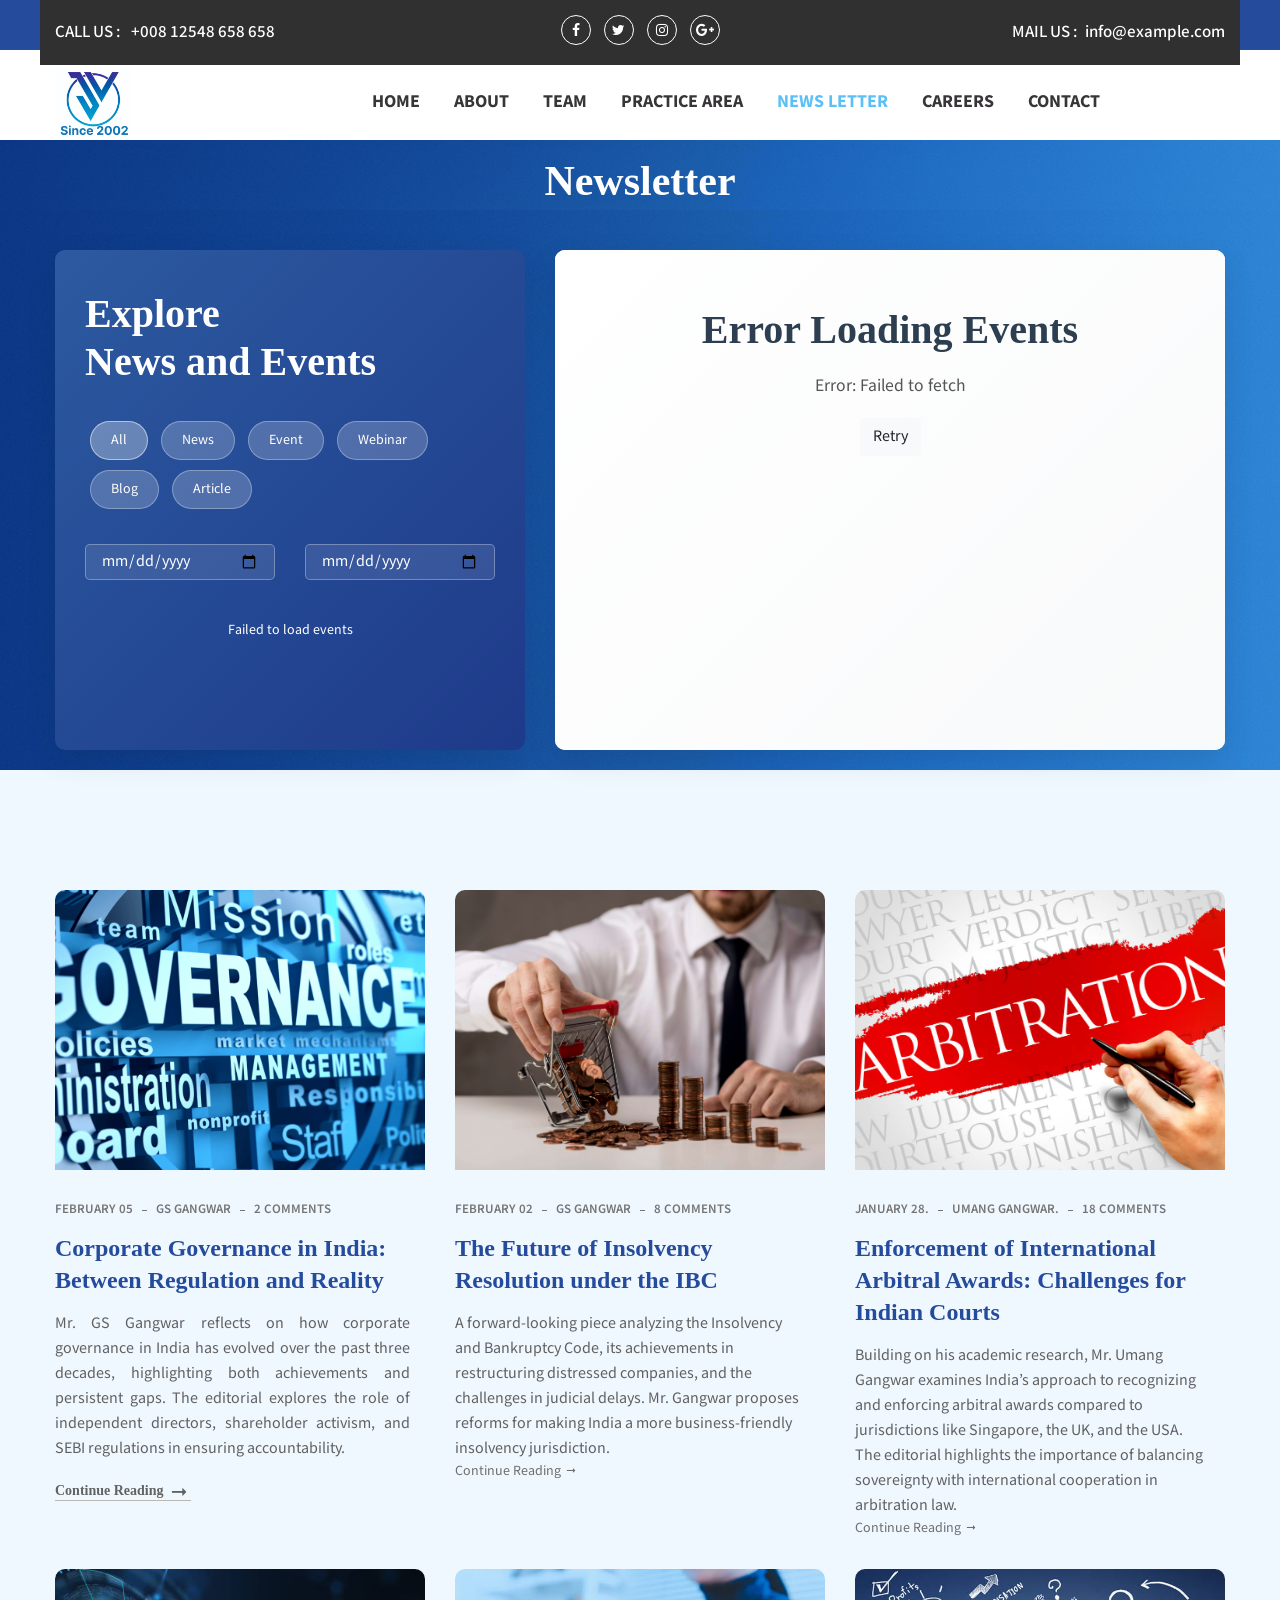
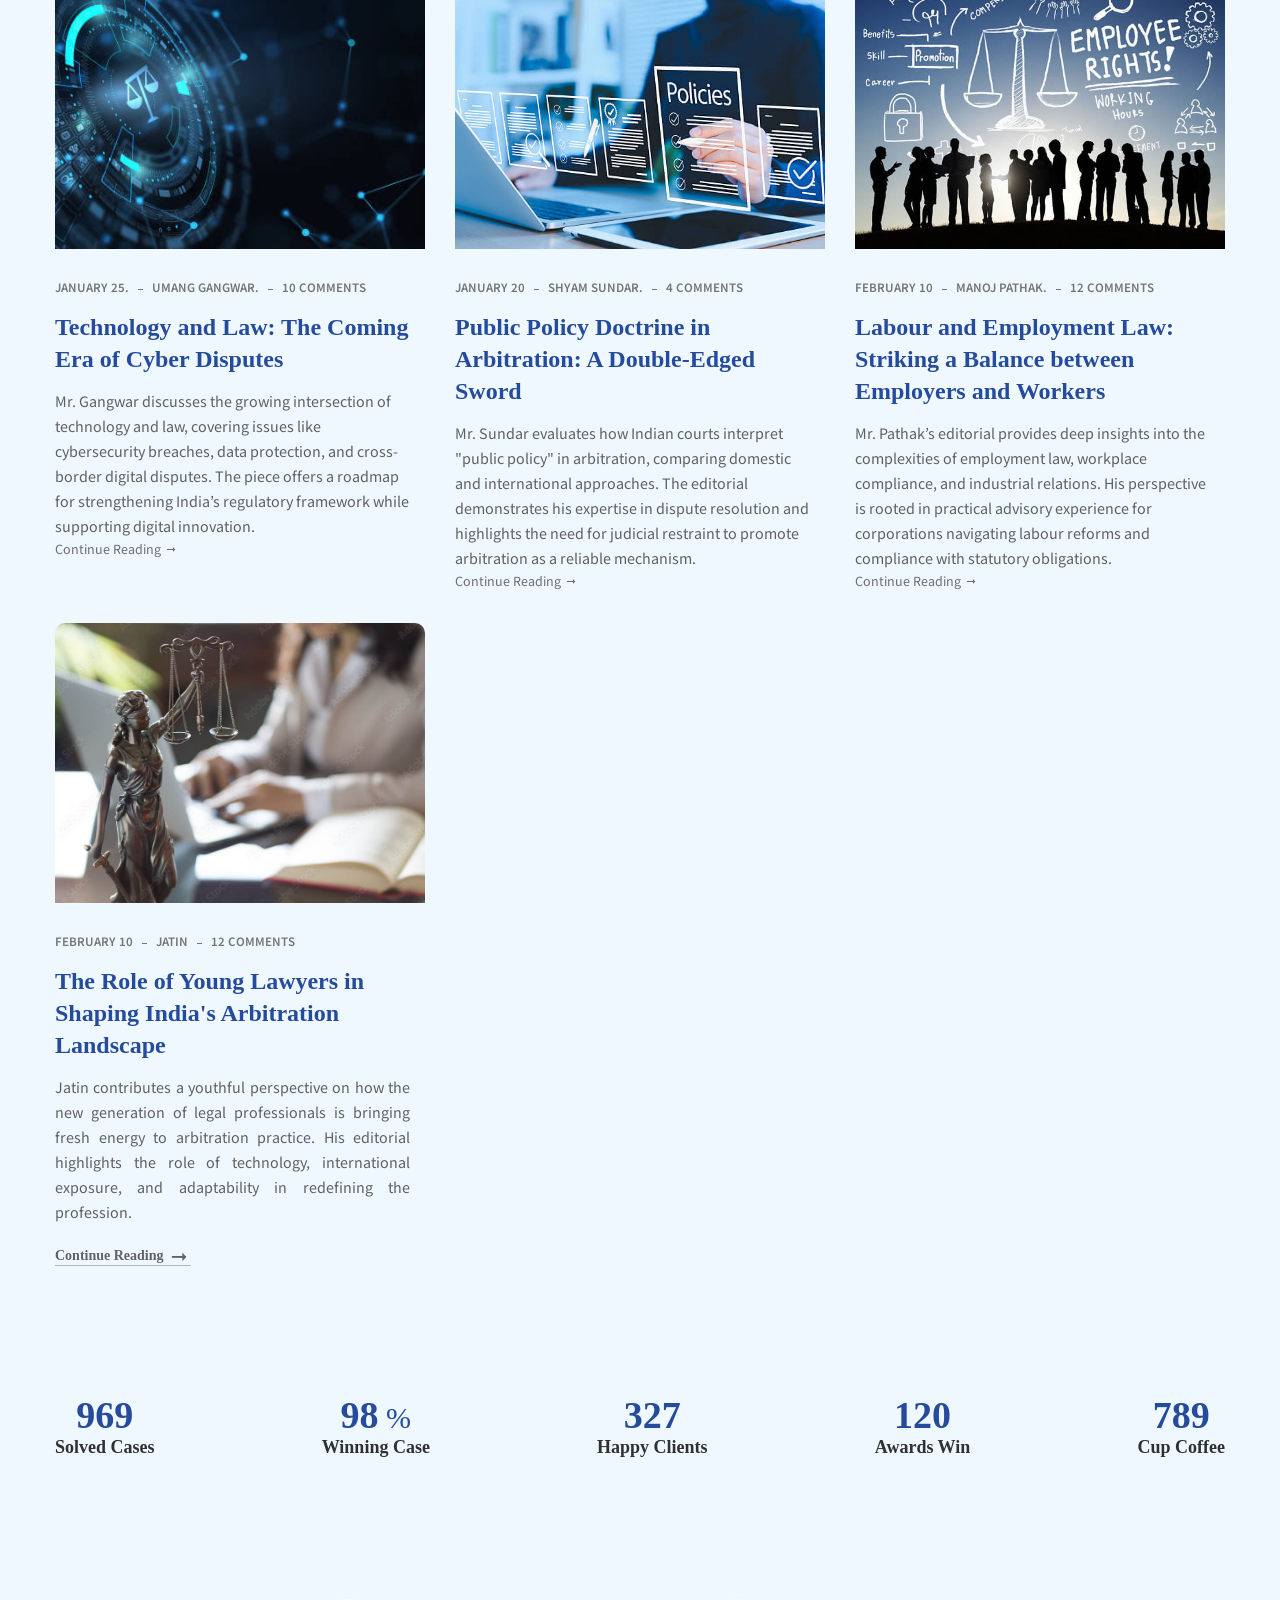
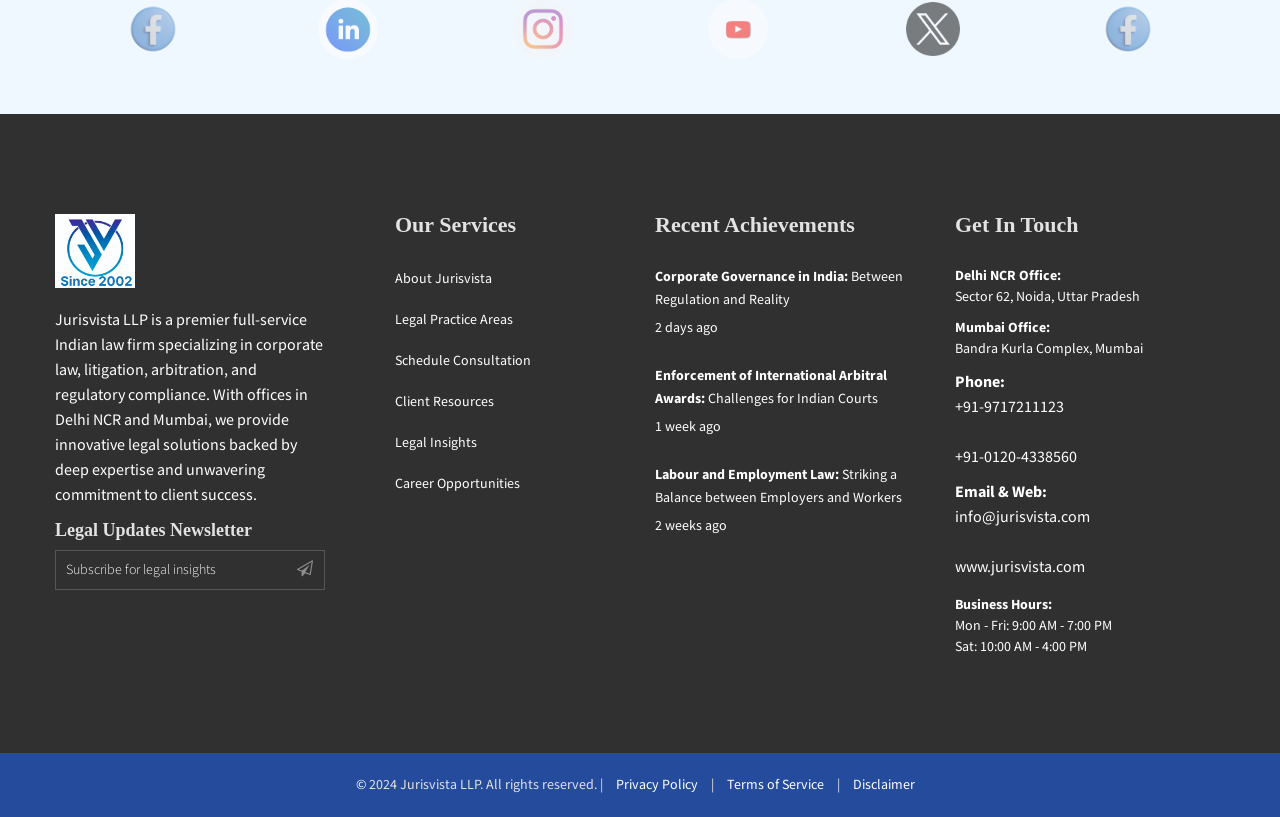
<file: blog.html>
<!doctype html>
<html class="no-js" lang="en">

<head>
    <title>Blog || JustisVista</title>
    <!-- Place favicon.ico in the root directory -->
    <link rel="shortcut icon" type="image/x-icon" href="img/gavel.png">
    <!--All Css Here-->

    <!-- Droid Font CSS-->
    <link rel="stylesheet" href="css/droid.css">
    <!-- Icofont CSS-->
    <link rel="stylesheet" href="css/icofont.css">
    <!-- Font Awesome CSS-->
    <link rel="stylesheet" href="css/font-awesome.min.css">

    <!-- Animate CSS-->
    <link rel="stylesheet" href="css/animate.css">
    <!-- Owl Carousel CSS-->
    <link rel="stylesheet" href="css/owl.carousel.min.css">
    <!-- Datepicker CSS-->
    <link rel="stylesheet" href="css/jquery.datepicker.css">
    <!-- Calendar CSS-->
    <link rel="stylesheet" href="css/zabuto_calendar.css">
    <!-- Meanmenu CSS-->
    <link rel="stylesheet" href="css/meanmenu.min.css">
    <!-- Venobox CSS-->
    <link rel="stylesheet" href="css/venobox.css">
    <!-- Bootstrap CSS-->
    <link rel="stylesheet" href="css/bootstrap.min.css">
    <!-- Style CSS -->
    <link rel="stylesheet" href="style.css">
    <!-- Responsive CSS -->
    <link rel="stylesheet" href="css/responsive.css">
    <!-- Modernizr Js -->
    <script src="js/vendor/modernizr-2.8.3.min.js"></script>
    <style>
        /* Loading Animation */
        .page-loader {
            position: fixed;
            top: 0;
            left: 0;
            width: 100%;
            height: 100%;
            background: #111d1b;
            z-index: 9999;
            display: flex;
            justify-content: center;
            align-items: center;
            animation: fadeOut 1s ease-in-out 2s forwards;
        }

        .spinner {
            width: 50px;
            height: 50px;
            border: 3px solid rgba(255, 255, 255, 0.3);
            border-top: 3px solid #fff;
            border-radius: 50%;
            animation: spin 1s linear infinite;
            margin: 0 auto 20px;
        }

        @keyframes spin {
            0% {
                transform: rotate(0deg);
            }

            100% {
                transform: rotate(360deg);
            }
        }

        @keyframes fadeOut {
            to {
                opacity: 0;
                visibility: hidden;
            }
        }

        .social-link {
            transition: all 0.3s ease;
            display: inline-block;
        }

        .social-link:hover {
            transform: translateY(-3px) scale(1.2);
            color: #ff6b35;
        }

        .glow-on-hover {
            transition: all 0.3s ease;
        }

        .glow-on-hover:hover {
            box-shadow: 0 0 20px rgba(53, 191, 255, 0.666);
            text-shadow: 0 0 10px rgba(53, 127, 255, 0.518);
        }

        .main-menu li {
            animation: fadeInUp 0.6s ease-out both;
        }

        .main-menu li:nth-child(1) {
            animation-delay: 1.2s;
        }

        .main-menu li:nth-child(2) {
            animation-delay: 1.3s;
        }

        .main-menu li:nth-child(3) {
            animation-delay: 1.4s;
        }

        .main-menu li:nth-child(4) {
            animation-delay: 1.5s;
        }

        .main-menu li:nth-child(5) {
            animation-delay: 1.6s;
        }

        .main-menu li:nth-child(6) {
            animation-delay: 1.7s;
        }

        .main-menu li:nth-child(7) {
            animation-delay: 1.8s;
        }

        .main-menu a {
            position: relative;
            transition: all 0.3s ease;
            overflow: hidden;
        }

        .main-menu a::before {
            content: '';
            position: absolute;
            bottom: 0;
            left: -100%;
            width: 100%;
            height: 2px;
            background: linear-gradient(90deg, #006aff, #001d7b);
            transition: left 0.3s ease;
        }

        .main-menu a:hover::before {
            left: 0;
        }

        .main-menu a:hover {
            transform: translateY(-2px);
            color: #1cabe9;
        }

        .bg-animate {
            background-size: 120% 120%;
            animation: backgroundMove 20s ease-in-out infinite;
        }

        @keyframes backgroundMove {

            0%,
            100% {
                background-position: 0% 50%;
            }

            50% {
                background-position: 100% 50%;
            }
        }

        /* Uniform blog card image sizing */
        .single-blog .blog-img {
            height: 280px;
            overflow: hidden;
        }

        .single-blog .blog-img img {
            width: 100%;
            height: 100%;
            object-fit: cover;
            display: block;
        }

        .brand-active .single-brand img {
            width: 60px;
            /* Set the desired width */
            height: 60px;
            /* Set the desired height */
            border-radius: 50%;
            /* Make the image circular */
            object-fit: cover;
            /* Ensure the image covers the area without distortion */
        }

        /* Newsletter Slideshow Styles */
        .newsletter-slideshow-area {
            background: linear-gradient(135deg, #f8f9fa 0%, #e9ecef 100%);
        }

        .slideshow-container {
            position: relative;
            max-width: 800px;
            margin: 0 auto;
            background: rgb(255, 255, 255);
            border-radius: 10px;
            box-shadow: 0 10px 30px rgba(0, 0, 0, 0.1);
            overflow: hidden;
        }

        .slide {
            display: none;
            padding: 60px 40px;
            text-align: center;
            min-height: 500px;
            max-height: 500px;
            background: linear-gradient(135deg, #ffffff 0%, #f8f9fa 100%);
        }

        .slide.active {
            display: block;
            animation: slideIn 0.5s ease-in-out;
        }

        @keyframes slideIn {
            from {
                opacity: 0;
                transform: translateY(20px);
            }

            to {
                opacity: 1;
                transform: translateY(0);
            }
        }

        .slide-content h3 {
            font-size: 2.5rem;
            color: #2c3e50;
            margin-bottom: 20px;
            font-weight: 700;
        }

        .slide-content p {
            font-size: 1.1rem;
            line-height: 1.8;
            color: #555;
            max-width: 600px;
            margin: 0 auto;
        }

        /* Added explore section styles */
        .explore-section {
            background: linear-gradient(135deg, #2c5aa0 0%, #1e3a8a 100%);
            color: white;
            padding: 40px 30px;
            border-radius: 10px;
            box-shadow: 0 10px 30px rgba(0, 0, 0, 0.1);
            min-height: 500px;
        }

        .explore-section h2 {
            font-size: 2.5rem;
            font-weight: 700;
            margin-bottom: 30px;
            line-height: 1.2;
        }

        .explore-section .filter-buttons {
            margin-bottom: 30px;
        }

        .explore-section .filter-btn {
            background: rgba(255, 255, 255, 0.2);
            border: 1px solid rgba(255, 255, 255, 0.3);
            color: white;
            padding: 8px 20px;
            margin: 5px;
            border-radius: 25px;
            font-size: 14px;
            transition: all 0.3s ease;
        }

        .explore-section .filter-btn:hover,
        .explore-section .filter-btn.active {
            background: rgba(255, 255, 255, 0.3);
            border-color: rgba(255, 255, 255, 0.5);
        }

        .explore-section .form-group {
            margin-bottom: 20px;
        }

        .explore-section .form-control {
            background: rgba(255, 255, 255, 0.1);
            border: 1px solid rgba(255, 255, 255, 0.3);
            color: white;
            padding: 12px 15px;
            border-radius: 5px;
        }

        .explore-section .form-control::placeholder {
            color: rgba(255, 255, 255, 0.7);
        }

        .explore-section .form-control:focus {
            background: rgba(255, 255, 255, 0.15);
            border-color: rgba(255, 255, 255, 0.5);
            box-shadow: none;
            color: white;
        }

        .explore-section select.form-control option {
            background: #2c5aa0;
            color: white;
        }

        .news-and-events h2 {
            color: white;
        }

        /* Blog grid styles */
        .blog-grid {
            display: grid;
            grid-template-columns: repeat(auto-fill, minmax(300px, 1fr));
            gap: 30px;
            margin-top: 40px;
        }

        .blog-card {
            background: white;
            border-radius: 10px;
            overflow: hidden;
            box-shadow: 0 5px 15px rgba(0, 0, 0, 0.1);
            transition: transform 0.3s ease, box-shadow 0.3s ease;
        }

        .blog-card:hover {
            transform: translateY(-5px);
            box-shadow: 0 15px 30px rgba(0, 0, 0, 0.15);
        }

        .blog-card-img {
            height: 200px;
            overflow: hidden;
        }

        .blog-card-img img {
            width: 100%;
            height: 100%;
            object-fit: cover;
            transition: transform 0.5s ease;
        }

        .blog-card:hover .blog-card-img img {
            transform: scale(1.05);
        }

        .blog-card-content {
            padding: 20px;
        }

        .blog-card-meta {
            display: flex;
            justify-content: space-between;
            margin-bottom: 15px;
            font-size: 14px;
            color: #777;
        }

        .blog-card-title {
            font-size: 18px;
            margin-bottom: 15px;
            color: #2c3e50;
        }

        .blog-card-desc {
            color: #555;
            line-height: 1.6;
            margin-bottom: 20px;
            display: -webkit-box;
            -webkit-line-clamp: 3;
            -webkit-box-orient: vertical;
            overflow: hidden;
        }

        .blog-card-readmore {
            color: #2c5aa0;
            font-weight: 600;
            display: inline-flex;
            align-items: center;
            transition: color 0.3s ease;
        }

        .blog-card-readmore:hover {
            color: #1e3a8a;
        }

        .blog-card-readmore i {
            margin-left: 5px;
            transition: transform 0.3s ease;
        }

        .blog-card-readmore:hover i {
            transform: translateX(3px);
        }

        .filter-results {
            margin-top: 20px;
            color: white;
            text-align: center;
        }

        @media (max-width: 768px) {
            .slide {
                padding: 40px 20px;
                min-height: 250px;
            }

            .slide-content h3 {
                font-size: 2rem;
            }

            .slide-content p {
                font-size: 1rem;
            }

            .explore-section {
                margin-bottom: 30px;
            }

            .explore-section h2 {
                font-size: 2rem;
            }
        }
    </style>
</head>

<body>
    <!--[if lt IE 8]>
    <p class="browserupgrade">You are using an <strong>outdated</strong> browser. Please <a href="http://browsehappy.com/">upgrade your browser</a> to improve your experience.</p>
    <![endif]-->
    <div class="page-loader">
        <div class="loader-content">
            <div class="spinner"></div>
            <h3>Loading...</h3>
        </div>
    </div>

    <div class="wrapper">
        <!--Header Area Start-->
        <header>
            <div class="header-container">
                <!--Header Top Area Start-->
                <div class="header-top-area default-bg">
                    <div class="container">
                        <div class="row">
                            <div class="header-top-wrap col-12">
                                <div class="row">
                                    <!--Header Top Left Area Start-->
                                    <div class="col-md-4 col-xl-3">
                                        <div class="header-top-left">
                                            <p class="glow-on-hover">CALL US : <a href="#"> +008 12548 658 658</a></p>
                                        </div>
                                    </div>
                                    <!--Header Top Left Area End-->
                                    <!--Header Top Middle Area Start-->
                                    <div class="col-md-4 col-xl-6">
                                        <div class="header-top-middle text-center">
                                            <ul class="social-link">
                                                <li><a href="#" class="social-link"><i class="fa fa-facebook"></i></a>
                                                </li>
                                                <li><a href="#" class="social-link"><i class="fa fa-twitter"></i></a>
                                                </li>
                                                <li><a href="#" class="social-link"><i class="fa fa-instagram"></i></a>
                                                </li>
                                                <li><a href="#" class="social-link"><i
                                                            class="fa fa-google-plus"></i></a></li>
                                            </ul>
                                        </div>
                                    </div>
                                    <!--Header Top Middle Area End-->
                                    <!--Header Top Right Area Start-->
                                    <div class="col-md-4 col-xl-3">
                                        <div class="header-top-right">
                                            <p class="glow-on-hover">MAIL US :<a href="#">info@example.com</a></p>
                                        </div>
                                    </div>
                                    <!--Header Top Right Area End-->
                                </div>
                            </div>
                        </div>
                    </div>
                </div>
                <!--Header Top Area End-->
                <!--Header Bottom Area Start-->
                <div class="header-bottom-area header-sticky">
                    <div class="container">
                        <div class="row ">
                            <!--Header Logo Start-->
                            <div class="col-md-3">
                                <div class="header-logo">
                                    <a href="index.html"><img src="img/bg/jurisvista.jpeg"
                                            style="max-width: 80px; max-height: 70px;" alt=""></a>
                                </div>
                            </div>
                            <!--Header Logo End-->
                            <!--Header Menu Start-->
                            <div class="col-md-9">
                                <div class="header-menu-area ">
                                    <nav>
                                        <ul class="main-menu">
                                            <li><a href="index.html" class="nav-link-bold">HOME</a>
                                            </li>
                                            <li><a href="about.html" class="nav-link-bold">ABOUT</a></li>
                                            <li><a href="team.html" class="nav-link-bold">TEAM</a></li>
                                            <li><a href="service.html" class="nav-link-bold">PRACTICE AREA</a></li>
                                            <li class="active"><a href="blog.html" class="nav-link-bold">NEWS LETTER</a>

                                            </li>
                                            <li><a href="careers.html" class="nav-link-bold">CAREERS</a></li>
                                            <li><a href="contact.html" class="nav-link-bold">CONTACT</a></li>
                                        </ul>
                                    </nav>
                                </div>
                            </div>
                            <!--Header Menu End-->
                        </div>
                        <div class="row">
                            <div class="col-12">
                                <!--Mobile Menu Area Start-->
                                <div class="mobile-menu d-lg-none d-xl-none"></div>
                                <!--Mobile Menu Area End-->
                            </div>
                        </div>
                    </div>
                </div>
                <!--Header Bottom Area End-->
            </div>
        </header>
        <!--Header Area End-->
        <!-- Page Banner Area Start-->
        <div class="page-banner-area bg-img-3 bg-animate pt-20">
            <div class="container">
                <div class="row">
                    <div class="page-banner-content col-12 text-center">
                        <h2>Newsletter</h2>

                    </div>
                </div>
            </div>
        </div>
        <!-- Page Banner Area End-->

        <!-- Newsletter Slideshow Area Start-->
        <!-- Modified to create two-column layout with explore section on left and slider on right -->
        <div class="page-banner-area bg-img-3 bg-animate pt-40 pb-20">
            <div class="container">
                <div class="row">
                    <!-- Left Column - Explore Section -->
                    <div class="col-lg-5 col-md-12">
                        <div class="explore-section news-and-events">
                            <h2>Explore<br>News and Events</h2>

                            <div class="filter-buttons">
                                <button class="filter-btn active" data-type="all">All</button>
                                <button class="filter-btn" data-type="news">News</button>
                                <button class="filter-btn" data-type="event">Event</button>
                                <button class="filter-btn" data-type="webinar">Webinar</button>
                                <button class="filter-btn" data-type="blog">Blog</button>
                                <button class="filter-btn" data-type="article">Article</button>
                            </div>

                            <div class="row">
                                <div class="col-6">
                                    <div class="form-group">
                                        <input type="date" class="form-control" id="fromDate" placeholder="From Date">
                                    </div>
                                </div>
                                <div class="col-6">
                                    <div class="form-group">
                                        <input type="date" class="form-control" id="toDate" placeholder="To Date">
                                    </div>
                                </div>
                            </div>



                            <div class="filter-results" id="filterResults">
                                <!-- Showing 10 events -->
                            </div>
                        </div>
                    </div>

                    <!-- Right Column - Slideshow -->
                    <div class="col-lg-7 col-md-12">
                        <div class="slideshow-container">
                            <!-- Slide 1 -->
                            <div class="slide active">
                                <div class="slide-content text-center">
                                    <h3>Expert Legal Consultation</h3>
                                    <p>GS Gangwar and Associates is the best Law Firm. We solve your problems tempora
                                        incidunt ut labore et dolore magnam aliquam quaerat voluptatem. Ut enim ad
                                        minima veniam. Our expert team provides comprehensive legal solutions for all
                                        your needs.</p>
                                </div>
                            </div>

                            <!-- Slide 2 -->
                            <div class="slide">
                                <div class="slide-content text-center">
                                    <h3>Corporate Law Excellence</h3>
                                    <p>GS Gangwar and Associates is the best Law Firm. We solve your problems tempora
                                        incidunt ut labore et dolore magnam aliquam quaerat voluptatem. Ut enim ad
                                        minima veniam. Specializing in corporate law with proven track record of
                                        success.</p>
                                </div>
                            </div>

                            <!-- Slide 3 -->
                            <div class="slide">
                                <div class="slide-content text-center">
                                    <h3>Criminal Defense Specialists</h3>
                                    <p>GS Gangwar and Associates is the best Law Firm. We solve your problems tempora
                                        incidunt ut labore et dolore magnam aliquam quaerat voluptatem. Ut enim ad
                                        minima veniam. Defending your rights with dedication and expertise.</p>
                                </div>
                            </div>

                            <!-- Slide 4 -->
                            <div class="slide">
                                <div class="slide-content text-center">
                                    <h3>Family Law Solutions</h3>
                                    <p>GS Gangwar and Associates is the best Law Firm. We solve your problems tempora
                                        incidunt ut labore et dolore magnam aliquam quaerat voluptatem. Ut enim ad
                                        minima veniam. Compassionate legal support for family matters and disputes.</p>
                                </div>
                            </div>

                            <!-- Slide 5 -->
                            <div class="slide">
                                <div class="slide-content text-center">
                                    <h3>24/7 Legal Support</h3>
                                    <p>GS Gangwar and Associates is the best Law Firm. We solve your problems tempora
                                        incidunt ut labore et dolore magnam aliquam quaerat voluptatem. Ut enim ad
                                        minima veniam. Round-the-clock legal assistance when you need it most.</p>
                                </div>
                            </div>
                        </div>
                    </div>
                </div>
            </div>
        </div>
        <!-- Newsletter Slideshow Area End-->

        <!-- Blog Area Start-->
        <!-- Blog Area Start-->
        <div class="blog-area pt-120" style="background-color: aliceblue;">
            <div class="container">
                <div class="row">
                    <!--Single Blog End-->
                    <!--Single Blog Start-->
                    <div class="col-md-6 col-lg-4">
                        <div class="single-blog mb-30">
                            <div class="blog-img">
                                <img src="img/blog/large/cgii.jpg" alt="Corporate Governance">
                            </div>
                            <div class="blog-content">
                                <ul class="blog-meta">
                                    <li>February 05</li>
                                    <li><a href="#">GS Gangwar</a></li>
                                    <li><a href="#">2 comments</a></li>
                                </ul>
                                <h3><a href="blog-post.html?post=corporate-governance">Corporate Governance in India:
                                        Between Regulation and Reality</a></h3>
                                <p class="text-justify">Mr. GS Gangwar reflects on how corporate governance in India has
                                    evolved over the past three decades, highlighting both achievements and persistent
                                    gaps. The editorial explores the role of independent directors, shareholder
                                    activism, and SEBI regulations in ensuring accountability.</p>
                                <a href="blog-post.html?post=corporate-governance" class="blog-link"><span>Continue
                                        Reading</span> <i class="icofont icofont-long-arrow-right"></i></a>
                            </div>
                        </div>
                    </div>
                    <!--Single Blog End-->
                    <!--Single Blog Start-->
                    <div class="col-md-6 col-lg-4">
                        <div class="single-blog mb-30">
                            <div class="blog-img">
                                <img src="img/blog/large/The Future of Insolvency.jpg" alt="">
                            </div>
                            <div class="blog-content">
                                <ul class="blog-meta">
                                    <li>February 02</li>
                                    <li><a href="#"> GS Gangwar</a></li>
                                    <li><a href="#">8 comments</a></li>
                                </ul>
                                <h3><a href="single-blog.html">The Future of Insolvency Resolution under the IBC</a>
                                </h3>
                                <p>A forward-looking piece analyzing the Insolvency and Bankruptcy Code, its
                                    achievements in restructuring distressed companies, and the challenges in judicial
                                    delays. Mr. Gangwar proposes reforms for making India a more business-friendly
                                    insolvency jurisdiction.
                                </p>
                                <span>Continue Reading</span> <i class="icofont icofont-long-arrow-right"></i>
                            </div>
                        </div>
                    </div>
                    <!--Single Blog End-->
                    <!--Single Blog Start-->
                    <div class="col-md-6 col-lg-4">
                        <div class="single-blog mb-30">
                            <div class="blog-img">
                                <img src="img/blog/large/Enforcement of International Arbitral .jpg" alt="">
                            </div>
                            <div class="blog-content">
                                <ul class="blog-meta">
                                    <li>January 28.</li>
                                    <li><a href="#"> Umang Gangwar.</a></li>
                                    <li><a href="#"> 18 comments</a></li>
                                </ul>
                                <h3><a href="single-blog.html">Enforcement of International Arbitral Awards: Challenges
                                        for Indian Courts</a></h3>
                                <p>Building on his academic research, Mr. Umang Gangwar examines India’s approach to
                                    recognizing and enforcing arbitral awards compared to jurisdictions like Singapore,
                                    the UK, and the USA. The editorial highlights the importance of balancing
                                    sovereignty with international cooperation in arbitration law.
                                </p>
                                <span>Continue Reading</span> <i class="icofont icofont-long-arrow-right"></i>
                            </div>
                        </div>
                    </div>
                    <!--Single Blog End-->
                    <!--Single Blog Start-->
                    <div class="col-md-6 col-lg-4">
                        <div class="single-blog mb-30">
                            <div class="blog-img">
                                <img src="img/blog/large/Technology and Law.jpg" alt="">
                            </div>
                            <div class="blog-content">
                                <ul class="blog-meta">
                                    <li>January 25.</li>
                                    <li><a href="#"> Umang Gangwar.</a></li>
                                    <li><a href="#">10 comments</a></li>
                                </ul>
                                <h3><a href="single-blog.html">Technology and Law: The Coming Era of Cyber Disputes</a>
                                </h3>
                                <p>Mr. Gangwar discusses the growing intersection of technology and law, covering issues
                                    like cybersecurity breaches, data protection, and cross-border digital disputes. The
                                    piece offers a roadmap for strengthening India’s regulatory framework while
                                    supporting digital innovation.

                                </p>
                                <span>Continue Reading</span> <i class="icofont icofont-long-arrow-right"></i>
                            </div>
                        </div>
                    </div>
                    <!--Single Blog End-->
                    <!--Single Blog Start-->
                    <div class="col-md-6 col-lg-4">
                        <div class="single-blog mb-30">
                            <div class="blog-img">
                                <img src="img/blog/large/Public Policy Doctrine.jpg" alt="">
                            </div>
                            <div class="blog-content">
                                <ul class="blog-meta">
                                    <li>january 20</li>
                                    <li><a href="#">Shyam Sundar.</a></li>
                                    <li><a href="#">4 comments</a></li>
                                </ul>
                                <h3><a href="single-blog.html">Public Policy Doctrine in Arbitration: A Double-Edged
                                        Sword </a></h3>
                                <p>Mr. Sundar evaluates how Indian courts interpret "public policy" in arbitration,
                                    comparing domestic and international approaches. The editorial demonstrates his
                                    expertise in dispute resolution and highlights the need for judicial restraint to
                                    promote arbitration as a reliable mechanism.</p>
                                <span>Continue Reading</span> <i class="icofont icofont-long-arrow-right"></i>
                            </div>
                        </div>
                    </div>
                    <!--Single Blog End-->
                    <!--Single Blog Start-->
                    <div class="col-md-6 col-lg-4">
                        <div class="single-blog mb-30">
                            <div class="blog-img">
                                <img src="img/blog/large/Labour and Employment Law.jpg" alt="">
                            </div>
                            <div class="blog-content">
                                <ul class="blog-meta">
                                    <li>February 10</li>
                                    <li><a href="#"> Manoj Pathak.</a></li>
                                    <li><a href="#">12 comments</a></li>
                                </ul>
                                <h3>Labour and Employment Law: Striking a Balance between Employers and Workers</h3>
                                <p>Mr. Pathak’s editorial provides deep insights into the complexities of employment
                                    law, workplace compliance, and industrial relations. His perspective is rooted in
                                    practical advisory experience for corporations navigating labour reforms and
                                    compliance with statutory obligations.
                                </p>
                                <span>Continue Reading</span> <i class="icofont icofont-long-arrow-right"></i>
                            </div>
                        </div>
                    </div>


                    <div class="col-md-6 col-lg-4">
                        <div class="single-blog mb-30">
                            <div class="blog-img">
                                <img src="img/blog/large/royl.jpg" alt="Young Lawyers">
                            </div>
                            <div class="blog-content">
                                <ul class="blog-meta">
                                    <li>February 10</li>
                                    <li><a href="#">Jatin</a></li>
                                    <li><a href="#">12 comments</a></li>
                                </ul>
                                <h3><a href="blog-post.html?post=young-lawyers">The Role of Young Lawyers in Shaping India's Arbitration Landscape</a></h3>
                                <p class="text-justify">Jatin contributes a youthful perspective on how the new generation of legal professionals is bringing fresh energy to arbitration practice. His editorial highlights the role of technology, international exposure, and adaptability in redefining the profession.</p>
                                <a href="blog-post.html?post=young-lawyers" class="blog-link"><span>Continue Reading</span> <i class="icofont icofont-long-arrow-right"></i></a>
                            </div>
                        </div>
                    </div>
                    <!--Single Blog End-->
                </div>

            </div>
        </div>

        <div class="fun-factor-area pt-95 pb-90" style="background-color: aliceblue;">
            <div class="container">
                <div class="row justify-content-between">
                    <!--Single Funfactor Area Start-->
                    <div class="col fun-factor-wrap">
                        <h2><span class="counter">969</span> </h2>
                        <span>Solved Cases</span>
                    </div>
                    <!--Single Funfactor Area End-->
                    <!--Single Funfactor Area Start-->
                    <div class="col fun-factor-wrap">
                        <h2><span class="counter">98</span> %</h2>
                        <span>Winning Case</span>
                    </div>
                    <!--Single Funfactor Area End-->
                    <!--Single Funfactor Area Start-->
                    <div class="col fun-factor-wrap">
                        <h2><span class="counter">327</span></h2>
                        <span>Happy Clients</span>
                    </div>
                    <!--Single Funfactor Area End-->
                    <!--Single Funfactor Area Start-->
                    <div class="col fun-factor-wrap">
                        <h2><span class="counter">120</span></h2>
                        <span>Awards Win</span>
                    </div>
                    <!--Single Funfactor Area End-->
                    <!--Single Funfactor Area Start-->
                    <div class="col fun-factor-wrap">
                        <h2><span class="counter">789</span></h2>
                        <span>Cup Coffee</span>
                    </div>
                    <!--Single Funfactor Area End-->
                </div>
            </div>
        </div>
        <!-- Blog Area End-->
        <!--Brand Area Start-->
        <div class="brand-area py-5" style="background-color: aliceblue;">
            <div class="container">
                <div class="row justify-content-center align-items-center">
                    <div class="col-12">
                        <div class="brand-active owl-carousel">
                            <!-- Single Brand Start -->
                            <div class="single-brand text-center">
                                <a href="#">
                                    <img src="img/logo/facebooklogo.png" alt="Facebook Logo">
                                </a>
                            </div>

                            <div class="single-brand text-center">
                                <a href="#">
                                    <img src="img/logo/linkedInlogo.jpg" alt="linkedIn Logo">
                                </a>
                            </div>
                            <!-- Single Brand End -->

                            <!-- Single Brand Start -->
                            <div class="single-brand text-center">
                                <a href="#">
                                    <img src="img/logo/instalogo.jpg" class="img-fluid" alt="Instagram Logo">
                                </a>
                            </div>
                            <!-- Single Brand End -->

                            <!-- Single Brand Start -->
                            <div class="single-brand text-center">
                                <a href="#">
                                    <img src="img/logo/youtubelogo.jpg" class="img-fluid" alt="YouTube Logo">
                                </a>
                            </div>
                            <!-- Single Brand End -->

                            <!-- Single Brand Start -->
                            <div class="single-brand text-center">
                                <a href="#">
                                    <img src="img/logo/twitter.jpg" class="img-fluid" alt="Twitter Logo">
                                </a>
                            </div>
                            <!-- Single Brand End -->
                        </div>
                    </div>
                </div>
            </div>
        </div>
        <!--Brand Area End-->
        <!--Footer Area Start-->
        <footer>
            <div class="footer-container">
                <!--Footer Top Area Start-->
                <div class="footer-top-area black-bg pt-100 pb-65">
                    <div class="container">
                        <div class="row">
                            <div class="col-md-6 col-lg-3">
                                <!--Single Footer Widget Start-->
                                <div class="single-footer-widget mb-30 animate-on-scroll stagger-animation">
                                    <a class="footer-logo" href="index.html"><img src="img/bg/jurisvista.jpeg"
                                            style="max-height: 80px; max-width: 80px;" alt="Jurisvista LLP Logo"></a>
                                    <!-- CHANGE> Updated company description to be more comprehensive and professional  -->
                                    <p>Jurisvista LLP is a premier full-service Indian law firm specializing in
                                        corporate law, litigation, arbitration, and regulatory compliance. With offices
                                        in Delhi NCR and Mumbai, we provide innovative legal solutions backed by deep
                                        expertise and unwavering commitment to client success.</p>
                                    <h4 class="newslatter-title">Legal Updates Newsletter</h4>
                                    <form
                                        action="http://devitems.us11.list-manage.com/subscribe/post?u=6bbb9b6f5827bd842d9640c82&amp;id=05d85f18ef"
                                        method="post" id="mc-embedded-subscribe-form" name="mc-embedded-subscribe-form"
                                        class="footer-subscribe-form validate" target="_blank" novalidate>
                                        <div id="mc_embed_signup_scroll">
                                            <div id="mc-form" class="mc-form subscribe-form">
                                                <input id="mc-email" type="email" autocomplete="off"
                                                    placeholder="Subscribe for legal insights" />
                                                <button id="mc-submit"><i class="fa fa-paper-plane-o"></i></button>
                                            </div>
                                        </div>
                                    </form>
                                </div>
                                <!--Single Footer Widget End-->
                            </div>
                            <!--Single Footer Widget Start-->
                            <div class="col-md-6 col-lg-3 footer-menu">
                                <div class="single-footer-widget mb-30 animate-on-scroll stagger-animation">
                                    <!-- CHANGE> Updated menu title and links to be more law firm specific  -->
                                    <h3 class="footer-title">Our Services</h3>
                                    <ul>
                                        <li><a href="about.html">About Jurisvista</a></li>
                                        <li><a href="service.html">Legal Practice Areas</a></li>
                                        <li><a href="appointment.html">Schedule Consultation</a></li>
                                        <li><a href="#">Client Resources</a></li>
                                        <li><a href="#">Legal Insights</a></li>
                                        <li><a href="#">Career Opportunities</a></li>
                                    </ul>
                                </div>
                            </div>
                            <!--Single Footer Widget End-->
                            <!--Single Footer Widget Start-->
                            <div class="col-md-6 col-lg-3">
                                <div class="single-footer-widget mb-30 animate-on-scroll stagger-animation">
                                    <!-- CHANGE> Updated to showcase recent legal achievements instead of generic tweets  -->
                                    <h3 class="footer-title">Recent Achievements</h3>
                                    <ul class="footer-tweet">
                                        <li>
                                            <p><strong>Corporate Governance in India: </strong>Between Regulation and
                                                Reality</p>
                                            <span class=""><a href="#">2 days ago</a></span>
                                        </li>
                                        <li>
                                            <p><strong>Enforcement of International Arbitral Awards: </strong>Challenges
                                                for Indian Courts</p>
                                            <span class="time"><a href="#">1 week ago</a></span>
                                        </li>
                                        <li>
                                            <p><strong>Labour and Employment Law: </strong>Striking a Balance between
                                                Employers and Workers</p>
                                            <span class="time"><a href="#">2 weeks ago</a></span>
                                        </li>
                                    </ul>
                                </div>
                            </div>
                            <!--Single Footer Widget End-->
                            <!--Single Footer Widget Start-->
                            <div class="col-md-6 col-lg-3">
                                <div class="single-footer-widget mb-30 animate-on-scroll stagger-animation">
                                    <!-- CHANGE> Enhanced contact information with more professional presentation  -->
                                    <h3 class="footer-title">Get In Touch</h3>
                                    <div class="contact-details">
                                        <p><strong>Delhi NCR Office:</strong><br>
                                            Sector 62, Noida, Uttar Pradesh</p>
                                        <p><strong>Mumbai Office:</strong><br>
                                            Bandra Kurla Complex, Mumbai</p>
                                    </div>
                                    <p class="contact-info">
                                        <strong>Phone:</strong><br>
                                        <a href="tel:+919717211123">+91-9717211123</a><br>
                                        <a href="tel:+911204338560">+91-0120-4338560</a>
                                    </p>
                                    <p class="contact-info">
                                        <strong>Email & Web:</strong><br>
                                        <a href="mailto:info@jurisvista.com">info@jurisvista.com</a><br>
                                        <a href="https://www.jurisvista.com" target="_blank">www.jurisvista.com</a>
                                    </p>
                                    <div class="business-hours" style="margin-top: 15px;">
                                        <p><strong>Business Hours:</strong><br>
                                            Mon - Fri: 9:00 AM - 7:00 PM<br>
                                            Sat: 10:00 AM - 4:00 PM</p>
                                    </div>
                                </div>
                            </div>
                            <!--Single Footer Widget End-->
                        </div>
                    </div>
                </div>
                <!--Footer Top Area End-->
                <!--Footer Bottom Area Start-->
                <div class="footer-bottom-area pt-20 pb-20">
                    <div class="container text-center">
                        <!-- CHANGE> Updated copyright text to be more comprehensive and professional  -->
                        <p class="animate-on-scroll">
                            <span>&copy;</span> 2024 Jurisvista LLP. All rights reserved. |
                            <a href="#" style="margin: 0 10px;">Privacy Policy</a> |
                            <a href="#" style="margin: 0 10px;">Terms of Service</a> |
                            <a href="#" style="margin: 0 10px;">Disclaimer</a>
                        </p>
                    </div>
                </div>
                <!--Footer Bottom Area End-->
            </div>
        </footer>
        <!--Footer Area End-->

        <!-- Event Detail Modal -->
        <div class="modal fade" id="eventModal" tabindex="-1" role="dialog" aria-labelledby="eventModalLabel" aria-hidden="true">
            <div class="modal-dialog modal-lg" role="document">
                <div class="modal-content">
                    <div class="modal-header">
                        <h5 class="modal-title" id="eventModalLabel">Event Details</h5>
                        <button type="button" class="close" data-dismiss="modal" aria-label="Close">
                            <span aria-hidden="true">&times;</span>
                        </button>
                    </div>
                    <div class="modal-body">
                        <h4 id="modalEventSubject"></h4>
                        <span class="badge badge-primary" id="modalEventType"></span>
                        <p id="modalEventDesc" style="white-space: pre-wrap;"></p>
                    </div>
                    <div class="modal-footer">
                        <button type="button" class="btn btn-secondary" data-dismiss="modal">Close</button>
                    </div>
                </div>
            </div>
        </div>

    </div>

    <!--All Js Here-->

    <!--Jquery 1.12.4-->
    <script src="https://code.jquery.com/jquery-3.6.0.min.js"></script>
    <!--Waypoints-->
    <script src="js/waypoints.min.js"></script>
    <!--Counterup-->
    <script src="js/jquery.counterup.min.js"></script>
    <!--Carousel-->
    <script src="https://cdnjs.cloudflare.com/ajax/libs/OwlCarousel2/2.3.4/owl.carousel.min.js"></script>
    <!--Meanmenu-->
    <script src="js/jquery.meanmenu.min.js"></script>
    <!--Instafeed-->
    <script src="js/instafeed.min.js"></script>
    <!--Datepicker-->
    <script src="js/jquery.datepicker.min.js"></script>
    <!--Calendar-->
    <script src="js/zabuto-calendar.min.js"></script>
    <!--ScrollUp-->
    <script src="js/jquery.scrollUp.min.js"></script>
    <!--Wow-->
    <script src="js/wow.min.js"></script>
    <!--Venobox-->
    <script src="js/venobox.min.js"></script>
    <!--Popper-->
    <script src="js/popper.min.js"></script>
    <!--Bootstrap-->
    <script src="js/bootstrap.min.js"></script>
    <!--Plugins-->
    <script src="js/plugins.js"></script>
    <!--Main Js-->
    <script src="js/main.js"></script>
    <!-- Added the working carousel initialization from about.html -->
    <script>
        // Global array to store current events for modal access
        let currentEvents = [];

        $(document).ready(function () {
            // Hide page loader after 2 seconds
            setTimeout(function () {
                $('.page-loader').fadeOut(500);
            }, 500);

            // Initialize brand carousel
            if ($('.brand-active').length) {
                $('.brand-active').owlCarousel({
                    items: 2,
                    loop: true,
                    autoplay: true,
                    autoplayTimeout: 3000,
                    dots: false,
                    nav: false,
                    responsive: {
                        0: { items: 2 },
                        768: { items: 4 },
                        992: { items: 6 }
                    }
                });
            }

            // Newsletter Slideshow Functionality
            let currentSlide = 0;
            let slides = $('.slide');
            let totalSlides = slides.length;
            let slideInterval;

            function showSlide(index) {
                slides.removeClass('active');
                slides.eq(index).addClass('active');
            }

            function nextSlide() {
                currentSlide = (currentSlide + 1) % totalSlides;
                showSlide(currentSlide);
            }

            function startSlideshow() {
                // Clear any existing interval
                if (slideInterval) {
                    clearInterval(slideInterval);
                }
                // Auto-advance slides every 3 seconds
                slideInterval = setInterval(nextSlide, 3000);
            }

            // Start initial slideshow
            startSlideshow();

            // Pause slideshow on hover
            $('.slideshow-container').hover(
                function() {
                    clearInterval(slideInterval);
                },
                function() {
                    if (slides.length > 0) {
                        startSlideshow();
                    }
                }
            );

            // Modal click handler
            $(document).on('click', '.read-more-btn', function() {
                const index = $(this).data('event-index');
                const event = currentEvents[index];
                if (event) {
                    $('#modalEventSubject').text(event.subject || 'Untitled Event');
                    $('#modalEventType').text(event.eventType || 'Event');
                    $('#modalEventDesc').text(event.desc || 'No description available.');
                    $('#eventModal').modal('show');
                }
            });

            let currentEventType = 'all';
            let currentFromDate = null;
            let currentToDate = null;

            // Initialize filter buttons
            $('.filter-btn').on('click', function () {
                $('.filter-btn').removeClass('active');
                $(this).addClass('active');
                const filterType = $(this).data('type');

                if (filterType === 'all') {
                    currentEventType = 'all';
                } else {
                    currentEventType = filterType;
                }

                // Auto-fetch when filter changes
                fetchEvents();
            });

            $('#fromDate, #toDate').on('change', function () {
                currentFromDate = $('#fromDate').val();
                currentToDate = $('#toDate').val();
                fetchEvents();
            });

            function fetchEvents() {
                // Show loading state in slideshow
                $('.slideshow-container').html(`
                    <div class="slide active">
                        <div class="slide-content text-center">
                            <div class="spinner"></div>
                            <h3>Loading Events...</h3>
                            <p>Please wait while we fetch the latest events for you.</p>
                        </div>
                    </div>
                `);

                // Build query parameters to match your Spring Boot backend
                const params = new URLSearchParams();
                if (currentEventType !== 'all') {
                    params.append('eventType', currentEventType);
                }

                if (currentFromDate) {
                    params.append('fromDate', currentFromDate + 'T00:00:00');
                }

                if (currentToDate) {
                    params.append('toDate', currentToDate + 'T23:59:59');
                }

                const apiUrl = `https://jurisvista.in/jurivistaservices/api/events/filter?${params.toString()}`;

                console.log('Fetching from:', apiUrl);

                // Make API call to your Spring Boot backend
                fetch(apiUrl, {
                    method: 'GET',
                    headers: {
                        'Content-Type': 'application/json',
                        'Accept': 'application/json'
                    }
                })
                    .then(response => {
                        console.log('Response status:', response.status);
                        if (!response.ok) {
                            throw new Error(`HTTP error! status: ${response.status}`);
                        }
                        return response.json();
                    })
                    .then(data => {
                        console.log('API Response:', data);

                        // NEW RESPONSE STRUCTURE: data.data array with statusCode
                        if (data.statusCode === 200 && data.data && data.data.length > 0) {
                            renderEventsInSlideshow(data.data);
                            $('#filterResults').text(`Showing ${data.data.length} events`);
                        } else {
                            throw new Error(data.message || 'No events found');
                        }
                    })
                    .catch(error => {
                        console.error('Error fetching events:', error);
                        $('.slideshow-container').html(`
                        <div class="slide active">
                            <div class="slide-content text-center">
                                <h3>Error Loading Events</h3>
                                <p>Error: ${error.message}</p>
                                <button onclick="location.reload()" class="btn btn-light mt-3">Retry</button>
                            </div>
                        </div>
                    `);
                        $('#filterResults').text('Failed to load events');
                    });
            }

            function renderEventsInSlideshow(events) {
                // Store events globally for modal access
                currentEvents = events;

                if (!events || events.length === 0) {
                    $('.slideshow-container').html(`
                        <div class="slide active">
                            <div class="slide-content text-center">
                                <h3>No Events Found</h3>
                                <p>No events found matching your criteria. Please try different filters.</p>
                            </div>
                        </div>
                    `);
                    return;
                }

                // Create slides from API events, adding Read More button
                const slidesHtml = events.map((event, index) => `
                    <div class="slide ${index === 0 ? 'active' : ''}">
                        <div class="slide-content text-center">
                            <span style="display:inline-block; background:#2c5aa0; color:white; padding:5px 15px; border-radius:20px; font-size:0.8rem; margin-bottom:15px;">${(event.eventType || 'Event').toUpperCase()}</span>
                            <h3>${event.subject || 'Untitled Event'}</h3>
                            <p>${(event.desc || 'No description available for this event.').substring(0, 300)}${event.desc && event.desc.length > 300 ? '...' : ''}</p>
                            <button class="btn btn-sm btn-outline-primary read-more-btn mt-3" data-event-index="${index}">Read More</button>
                        </div>
                    </div>
                `).join('');

                $('.slideshow-container').html(slidesHtml);

                // Update slides reference and restart slideshow
                slides = $('.slide');
                totalSlides = slides.length;
                currentSlide = 0;
                startSlideshow();
            }

            // Initial fetch
            fetchEvents();
        });
    </script>
</body>

</html>
</file>
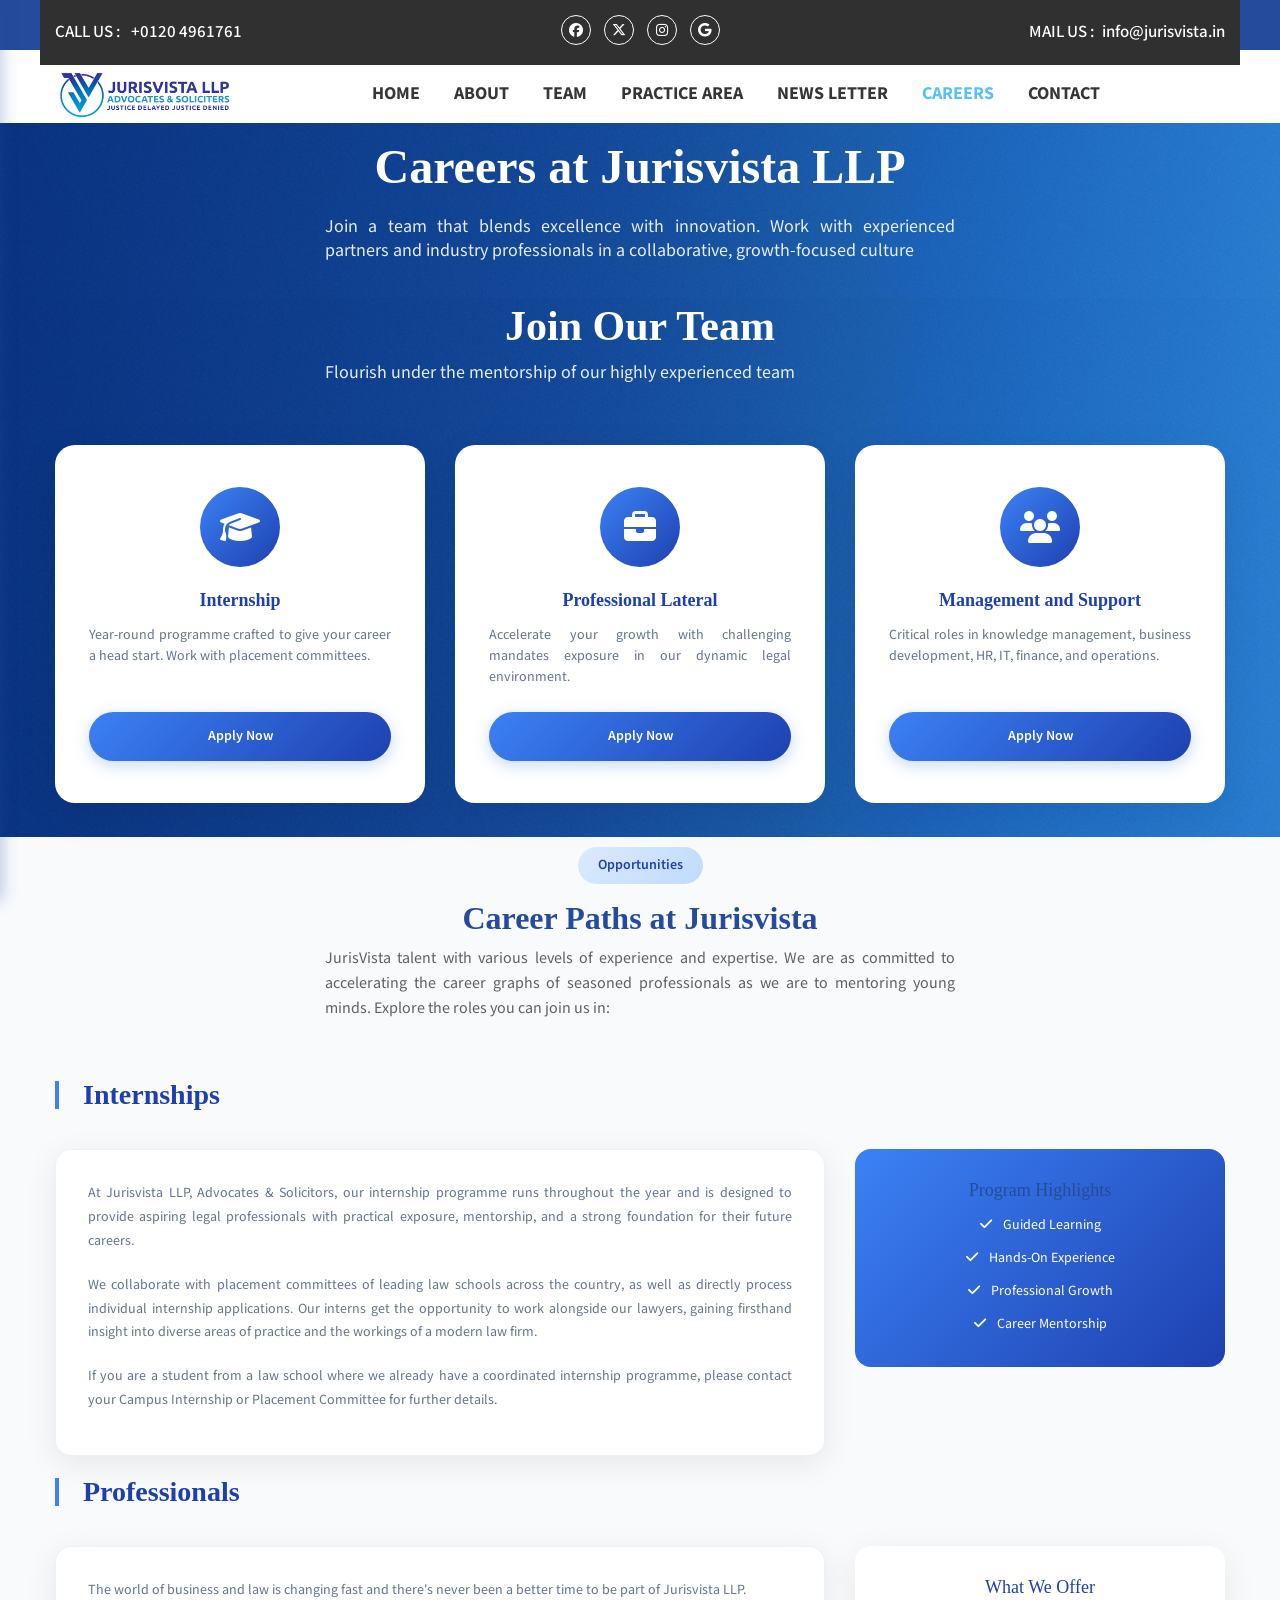
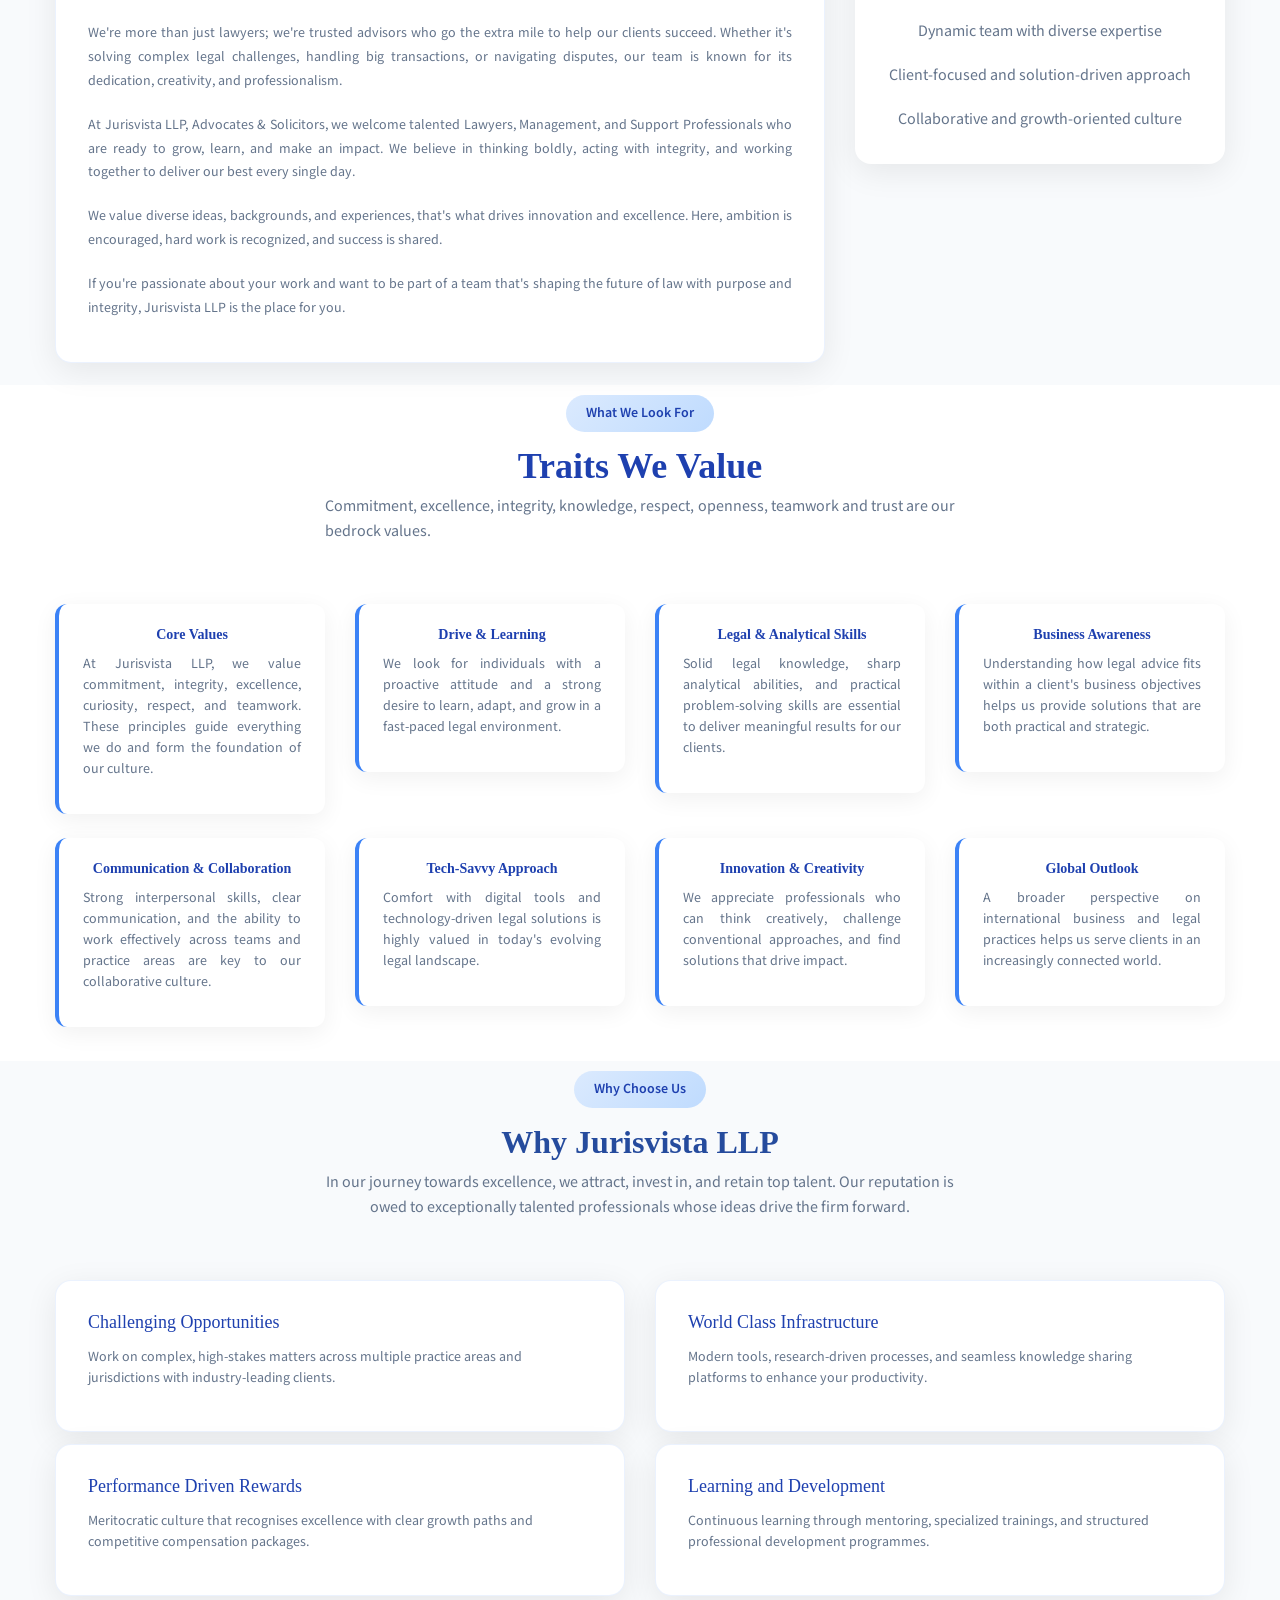
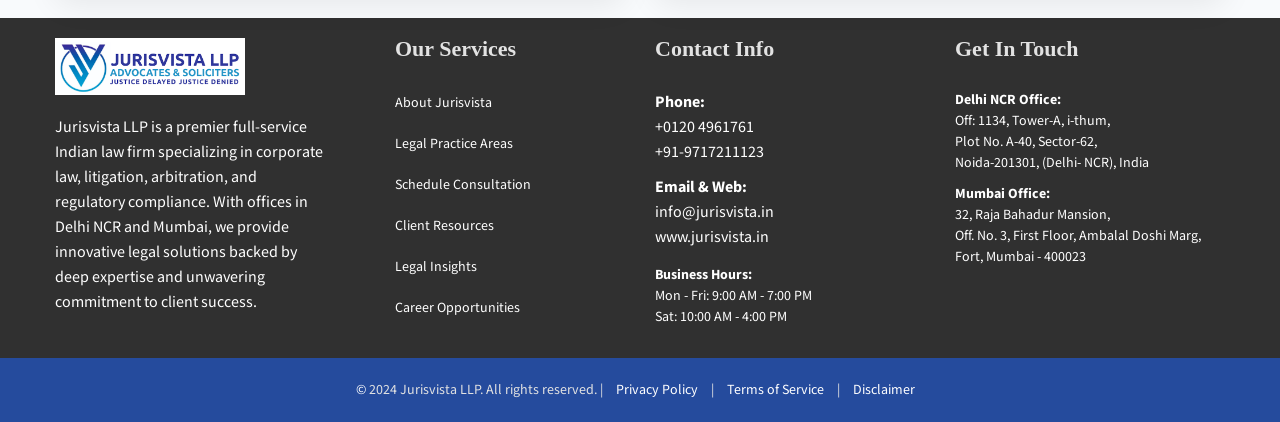
<file: careers.html>
<!doctype html>
<html class="no-js" lang="en">
<head>
    <meta charset="utf-8">
    <meta name="viewport" content="width=device-width, initial-scale=1">
    <title>Careers || Jurisvista LLP</title>
    <link rel="shortcut icon" type="image/x-icon" href="img/favicon.ico">
    <!--All Css Here-->
    <link rel="stylesheet" href="css/droid.css">
    <link rel="stylesheet" href="css/icofont.css">
    <link rel="stylesheet" href="css/font-awesome.min.css">
    <link rel="stylesheet" href="css/animate.css">
    <link rel="stylesheet" href="https://cdnjs.cloudflare.com/ajax/libs/OwlCarousel2/2.3.4/assets/owl.carousel.min.css">
    <link rel="stylesheet" href="https://cdnjs.cloudflare.com/ajax/libs/OwlCarousel2/2.3.4/assets/owl.theme.default.min.css">
    <link rel="stylesheet" href="css/jquery.datepicker.css">
    <link rel="stylesheet" href="css/zabuto_calendar.css">
    <link rel="stylesheet" href="css/venobox.css">
    <link rel="stylesheet" href="css/bootstrap.min.css">
    <link rel="stylesheet" href="style.css">
    <link rel="stylesheet" href="css/responsive.css">

     <link
    rel="stylesheet"
    href="https://cdnjs.cloudflare.com/ajax/libs/font-awesome/6.5.0/css/all.min.css"
  />
    <script src="js/vendor/modernizr-2.8.3.min.js"></script>
    <style>
        /* Added sidebar navigation styles to match index.html */
        :root { --primary-color: #254B9D; --secondary-color: #019df0; --dark-bg: #1a1a1a; --sidebar-width: 280px; }
        .sidebar { position: fixed; left: 0; top: 0; width: var(--sidebar-width); height: 100vh; background: linear-gradient(135deg, var(--primary-color) 0%, #1a3a70 100%); box-shadow: 2px 0 15px rgba(37, 75, 157, 0.3); z-index: 998; overflow-y: auto; padding-top: 80px; transition: all .4s cubic-bezier(.25,.46,.45,.94); transform: translateX(-100%); }
        .sidebar.active { transform: translateX(0); }
        .sidebar-overlay { position: fixed; top: 0; left: 0; width: 100%; height: 100%; background: rgba(0,0,0,0); z-index: 997; opacity: 0; visibility: hidden; transition: all .3s ease; }
        .sidebar-overlay.active { background: rgba(0,0,0,.7); opacity: 1; visibility: visible; }
        .sidebar-nav { list-style: none; padding: 20px 0; margin: 0; }
        .sidebar-nav li { margin: 0; }
        .sidebar-nav a { display: flex; align-items: center; padding: 18px 25px; color: #fff; text-decoration: none; font-size: 15px; font-weight: 600; transition: all .3s ease; border-left: 4px solid transparent; position: relative; }
        .sidebar-nav a:hover { background: rgba(255,255,255,.1); border-left-color: var(--secondary-color); padding-left: 35px; color: var(--secondary-color); }
        .sidebar-nav a i { margin-right: 15px; font-size: 18px; width: 25px; text-align: center; }
        .sidebar-nav a.active { background: rgba(255,255,255,.15); border-left-color: var(--secondary-color); color: var(--secondary-color); }
        .sidebar-toggle { display: none; width: 50px; height: 50px; background: none; border: none; border-radius: 0; cursor: pointer; flex-direction: column; justify-content: center; align-items: center; z-index: 999; position: relative; top: auto; left: auto; }
        .sidebar-toggle span { width: 28px; height: 3px; background: var(--primary-color); margin: 4px 0; transition: all .3s ease; border-radius: 2px; display: block; }
        .sidebar-toggle.active span:nth-child(1){ transform: rotate(45deg) translate(8px,8px); }
        .sidebar-toggle.active span:nth-child(2){ opacity: 0; }
        .sidebar-toggle.active span:nth-child(3){ transform: rotate(-45deg) translate(7px,-7px); }
        .header-bottom-area { position: relative; z-index: 100; }
        body.sidebar-open { overflow: hidden; }
        
        /* Updated sidebar toggle positioning for 768-984px range */
        @media (max-width: 984px) and (min-width: 768px) {
            .sidebar-toggle {
                display: flex;
                position: absolute;
                top: 50%;
                left: 15px;
                transform: translateY(-50%);
                z-index: 1001;
            }

            .header-menu-area {
                display: none;
            }

            .sidebar {
                width: var(--sidebar-width);
            }

            .header-logo {
                text-align: center;
                position: relative;
                padding-left: 60px;
            }
            
            .header-bottom-area .row {
                position: relative;
                display: flex;
                align-items: center;
                min-height: 80px;
            }
            
            /* Ensure logo and toggle are properly aligned */
            .header-logo {
                display: flex;
                align-items: center;
                justify-content: center;
                width: 100%;
            }
            
            .header-logo a {
                display: flex;
                justify-content: center;
                width: 100%;
            }
        }

        @media (max-width: 768px) { 
            .header-logo {
                position: relative;
                display: flex;
                align-items: center;
                height: 60px;
            }
            .sidebar-toggle {
                display: flex;
                position: absolute;
                left: 0;
                top: 50%;
                transform: translateY(-50%);
                z-index: 1001;
                margin-left: 0;
                margin-right: 12px;
                background: rgba(255,255,255,0.95);
                border: 2px solid var(--primary-color);
                box-shadow: 0 2px 8px rgba(0,0,0,0.12);
                border-radius: 8px;
            }
            .header-logo img {
                margin-left: 60px;
            }
        }

        @media (max-width: 767.98px) {
                    .opportunity-card {
                        padding: 18px 10px !important;
                        border-radius: 14px !important;
                    }
                    .opportunity-icon {
                        width: 60px !important;
                        height: 60px !important;
                        font-size: 24px !important;
                    }
                    .opportunity-card h4 {
                        font-size: 1.1rem !important;
                    }
                    .opportunity-card p {
                        font-size: 0.97rem !important;
                    }
                }

        	@media (max-width: 992px) {
  .header-menu-area ul.main-menu {
    flex-direction: column;
    gap: 0;
  }
}
@media (max-width: 768px) {
  .main-menu {
    flex-direction: column;
    gap: 0;
  }
}


        @media (max-width: 576px) { 
            :root { --sidebar-width: 250px; } 
            .sidebar-nav a { padding: 15px 20px; font-size: 14px; } 
            .sidebar-nav a i { margin-right: 12px; font-size: 16px; } 
            .sidebar-toggle {
                width: 44px;
                height: 44px;
                top: 50%;
                left: 0;
                transform: translateY(-50%);
            }
        }
        .page-loader{position:fixed;top:0;left:0;width:100%;height:100%;background:#111d1b;z-index:9999;display:flex;justify-content:center;align-items:center;animation:fadeOut 1s ease-in-out 2s forwards}
        .spinner{width:50px;height:50px;border:3px solid rgba(255,255,255,.3);border-top:3px solid #fff;border-radius:50%;animation:spin 1s linear infinite;margin:0 auto 20px}
        @keyframes spin{0%{transform:rotate(0)}100%{transform:rotate(360deg)}}
        @keyframes fadeOut{to{opacity:0;visibility:hidden}}

        .bg-animate{background-size:120% 120%;animation:backgroundMove 20s ease-in-out infinite}
        @keyframes backgroundMove{0%,100%{background-position:0% 50%}50%{background-position:100% 50%}}

        .main-menu a{position:relative;transition:all .3s ease;overflow:hidden}
        .main-menu a::before{content:'';position:absolute;bottom:0;left:-100%;width:100%;height:2px;background:linear-gradient(90deg,#019df0,#254B9D);transition:left .3s ease}
        .main-menu a:hover::before{left:0}
        .main-menu a:hover{transform:translateY(-2px);color:#019df0}

        .section-title h2{margin-bottom:10px}
        .careers-hero{color:white;position:relative;overflow:hidden}
        @keyframes float{0%,100%{transform:translateY(0px)}50%{transform:translateY(-10px)}}

        .careers-card{background:#fff;border-radius:16px;box-shadow:0 8px 32px rgba(0,0,0,.08);padding:32px;margin-bottom:12px;transition:all .3s cubic-bezier(0.4, 0, 0.2, 1);border:1px solid rgba(59,130,246,.1);position:relative;overflow:hidden}
        .careers-card::before{content:'';position:absolute;top:0;left:0;right:0;height:4px;background:linear-gradient(90deg,#3b82f6,#1e40af);transform:scaleX(0);transition:transform .3s ease;transform-origin:left}
        .careers-card:hover::before{transform:scaleX(1)}
        .careers-card:hover{transform:translateY(-8px);box-shadow:0 20px 48px rgba(0,0,0,.15)}

        .opportunity-card{background:#fff;border-radius:20px;padding:40px 32px;text-align:center;box-shadow:0 12px 40px rgba(0,0,0,.08);transition:all .4s cubic-bezier(0.4, 0, 0.2, 1);border:2px solid transparent;position:relative;overflow:hidden}
        .opportunity-card::before{content:'';position:absolute;top:0;left:0;right:0;bottom:0;background:linear-gradient(135deg,rgba(59,130,246,.05),rgba(30,64,175,.05));opacity:0;transition:opacity .3s ease}
        .opportunity-card:hover::before{opacity:1}
        .opportunity-card:hover{transform:translateY(-12px);box-shadow:0 24px 60px rgba(59,130,246,.2);border-color:rgba(59,130,246,.3)}

        .opportunity-icon{width:80px;height:80px;margin:0 auto 24px;background:linear-gradient(135deg,#3b82f6,#1e40af);border-radius:50%;display:flex;align-items:center;justify-content:center;color:white;font-size:32px;transition:transform .3s ease}
        .opportunity-card:hover .opportunity-icon{transform:scale(1.1) rotate(5deg)}

        .pill{display:inline-block;padding:8px 20px;border-radius:50px;background:linear-gradient(135deg,#dbeafe,#bfdbfe);color:#1e40af;font-weight:600;font-size:14px;margin-bottom:16px}
        .btn-apply{display:inline-block;background:linear-gradient(135deg,#3b82f6,#1e40af);color:#fff;padding:14px 28px;border-radius:50px;text-decoration:none;font-weight:600;transition:all .3s ease;box-shadow:0 4px 16px rgba(59,130,246,.3);position:relative;overflow:hidden}
        .btn-apply::before{content:'';position:absolute;top:0;left:-100%;width:100%;height:100%;background:linear-gradient(90deg,transparent,rgba(255,255,255,.2),transparent);transition:left .5s ease}
        .btn-apply:hover::before{left:100%}
        .btn-apply:hover{transform:translateY(-2px);box-shadow:0 8px 24px rgba(59,130,246,.4);color:#fff}

        .highlight{color:#3b82f6;font-weight:700}
        .blue-section{color:white;position:relative}

        .trait-card{background:#fff;border-radius:12px;padding:24px;text-align:center;box-shadow:0 6px 24px rgba(0,0,0,.06);transition:all .3s ease;border-left:4px solid #3b82f6;margin-bottom:24px}
        .trait-card:hover{transform:translateY(-4px);box-shadow:0 12px 32px rgba(0,0,0,.12)}
        .trait-card h5{color:#1e40af;margin-bottom:12px;font-weight:700}

        .section-divider{height:2px;background:linear-gradient(90deg,transparent,#3b82f6,transparent);margin:60px 0}

        .animate-on-scroll{opacity:0;transform:translateY(30px);transition:all .8s cubic-bezier(0.4, 0, 0.2, 1)}
        .animate-on-scroll.animated{opacity:1;transform:translateY(0)}

        .stats-counter{font-size:48px;font-weight:700;color:#3b82f6;display:block}
        .stats-label{font-size:16px;color:#64748b;margin-top:8px}

        .testimonial-card{background:#fff;border-radius:16px;padding:32px;box-shadow:0 8px 32px rgba(0,0,0,.08);margin-bottom:32px;position:relative}
        .testimonial-card::before{content:'"';position:absolute;top:16px;left:24px;font-size:48px;color:#3b82f6;opacity:0.3;font-family:serif}

        @media (max-width: 768px) {
            .opportunity-card{padding:24px 20px}
            .careers-card{padding:24px}
            .stats-counter{font-size:36px}
        }
    </style>
    <script src="https://code.jquery.com/jquery-3.6.0.min.js"></script>
</head>
<body>
    <div class="page-loader">
        <div class="loader-content">
            <div class="spinner"></div>
            <h3>Loading...</h3>
        </div>
    </div>

    <div class="wrapper">
        <!--Header Area Start-->
        <header>
            <div class="header-container">
                <div class="header-top-area default-bg">
                    <div class="container">
                        <div class="row">
                            <div class="header-top-wrap col-12">
                                <div class="row">
                                    <div class="col-md-4 col-xl-3">
                                        <div class="header-top-left">
                                            <p class="glow-on-hover">CALL US : <a href="#"> +0120 4961761</a></p>
                                        </div>
                                    </div>
                                    <div class="col-md-4 col-xl-6">
                                        <div class="header-top-middle text-center">
                                            <ul class="social-link">
                                                <li><a href="#" class="social-link"><i class="fa-brands fa-facebook"></i></a></li>
                                                <li><a href="#" class="social-link"><i class="fa-brands fa-x-twitter"></i></a></li>
                                                <li><a href="https://www.instagram.com/jurisvistallp?igsh=MXJzMjhxdXQ4bXhnaw%3D%3D&utm_source=qr" class="social-link"><i class="fa-brands fa-instagram"></i></a></li>
                                                <li><a href="#" class="social-link"><i class="fa-brands fa-google"></i></a></li>
                                            </ul>
                                        </div>
                                    </div>
                                    <div class="col-md-4 col-xl-3">
                                        <div class="header-top-right">
                                            <p class="glow-on-hover">MAIL US :<a href="#">info@jurisvista.in</a></p>
                                        </div>
                                    </div>
                                </div>
                            </div>
                        </div>
                    </div>
                </div>
                <div class="header-bottom-area header-sticky">
                    <div class="container">
                        <div class="row align-items-center">
                           <div class="col-md-3">
								<div class="header-logo">
									<!--Sidebar Toggle Button-->
									<button class="sidebar-toggle" id="sidebarToggle">
										<span></span>
										<span></span>
										<span></span>
									</button>
									<a href="index.html"><img src="img/bg/logojv4.png"
											style="max-width: 180px; min-height: 50px;" alt=""></a>
								</div>
							</div>
                            <div class="col-md-9">
                                <div class="header-menu-area ">
                                    <nav>
                                        <ul class="main-menu">
                                            <li><a href="index.html" class="nav-link-bold">HOME</a></li>
                                            <li><a href="about.html" class="nav-link-bold">ABOUT</a></li>
                                            <li><a href="team.html" class="nav-link-bold">TEAM</a></li>
                                            <li><a href="service.html" class="nav-link-bold">PRACTICE AREA</a></li>
                                            <li><a href="blog.html" class="nav-link-bold">NEWS LETTER</a></li>
                                            <li class="active"><a href="careers.html" class="nav-link-bold">CAREERS</a></li>
                                            <li><a href="contact.html" class="nav-link-bold">CONTACT</a></li>
                                        </ul>
                                    </nav>
                                </div>
                            </div>
                        </div>
                        <div class="row">
                            <div class="col-12">
                                <div class="mobile-menu d-lg-none d-xl-none"></div>
                        <!-- Sidebar Toggle Button (mobile) -->
                       
                            </div>
                        </div>
                    </div>
                </div>
            </div>
        </header>
        <!--Header Area End-->

        <!--Sidebar Overlay-->
        <div class="sidebar-overlay" id="sidebarOverlay"></div>

        <!--Sidebar Navigation-->
        <nav class="sidebar" id="sidebar">
            <ul class="sidebar-nav">
                <li><a href="index.html" class="nav-link"><i class="fa fa-home"></i> HOME</a></li>
                <li><a href="about.html" class="nav-link"><i class="fa fa-info-circle"></i> ABOUT</a></li>
                <li><a href="team.html" class="nav-link"><i class="fa fa-users"></i> TEAM</a></li>
                <li><a href="service.html" class="nav-link"><i class="fa fa-briefcase"></i> PRACTICE AREA</a></li>
                <li><a href="blog.html" class="nav-link"><i class="fa fa-newspaper-o"></i> NEWS LETTER</a></li>
                <li><a href="careers.html" class="nav-link active"><i class="fa fa-graduation-cap"></i> CAREERS</a></li>
                <li><a href="contact.html" class="nav-link"><i class="fa fa-envelope"></i> CONTACT</a></li>
            </ul>
        </nav>

        <!-- Hero/Banner -->
        <div class="page-banner-area careers-hero pt-20 pb-20" style="background-image: url(img/slider/bgimg.jpg)">
            <div class="container">
                <div class="row">
                    <div class="page-banner-content col-12 text-center animate-on-scroll">
                        <h1 style="font-size: 48px; font-weight: 700; margin-bottom: 24px; color: white">Careers at Jurisvista LLP</h1>
                        <p class="text-justify" style="color: rgba(255,255,255,0.9); font-size: 18px;">Join a team that blends excellence with innovation. Work with experienced partners and industry professionals in a collaborative, growth-focused culture</p>

                       
                    </div>
                </div>
            </div>
        </div>

        <!-- Join Our Team Section -->
        <div class="blue-section pt-10 pb-10" style="background-image: url(img/slider/bgimg.jpg)">
            <div class="container">
                <div class="row">
                    <div class="col-12">
                        <div class="section-title text-center mb-60 animate-on-scroll" >
                            <h2 style=" font-size: 42px; margin-bottom: 16px; color: white">Join Our Team</h2>
                            <p class="text-justify" style="color: rgba(255,255,255,0.9); font-size: 18px;">Flourish under the mentorship of our highly experienced team</p>
                        </div>
                    </div>
                </div>
                <div class="row">
                    <div class="col-12 col-sm-6 col-lg-4 mb-4 animate-on-scroll">
                        <div class="opportunity-card h-100 d-flex flex-column justify-content-between">
                            <div>
                                <div class="opportunity-icon">
                                    <i class="fa fa-graduation-cap"></i>
                                </div>
                                <h4 style="color: #1e40af; margin-bottom: 16px; font-weight: 700;">Internship</h4>
                                <p class="text-justify" style="color: #64748b; margin-bottom: 24px;">Year-round programme crafted to give your career a head start. Work with placement committees.</p>
                            </div>
                            <a href="contact.html" class="btn-apply mt-auto">Apply Now</a>
                        </div>
                    </div>
                    <div class="col-12 col-sm-6 col-lg-4 mb-4 animate-on-scroll">
                        <div class="opportunity-card h-100 d-flex flex-column justify-content-between">
                            <div>
                                <div class="opportunity-icon">
                                    <i class="fa fa-briefcase"></i>
                                </div>
                                <h4 style="color: #1e40af; margin-bottom: 16px; font-weight: 700;">Professional Lateral</h4>
                                <p class="text-justify" style="color: #64748b; margin-bottom: 24px;">Accelerate your growth with challenging mandates exposure in our dynamic legal environment.</p>
                            </div>
                            <a href="contact.html" class="btn-apply mt-auto">Apply Now</a>
                        </div>
                    </div>
                    <div class="col-12 col-sm-6 col-lg-4 mb-4 animate-on-scroll">
                        <div class="opportunity-card h-100 d-flex flex-column justify-content-between">
                            <div>
                                <div class="opportunity-icon">
                                    <i class="fa fa-users"></i>
                                </div>
                                <h4 style="color: #1e40af; margin-bottom: 16px; font-weight: 700;">Management and Support</h4>
                                <p class="text-justify" style="color: #64748b; margin-bottom: 24px;">Critical roles in knowledge management, business development, HR, IT, finance, and operations.</p>
                            </div>
                            <a href="contact.html" class="btn-apply mt-auto">Apply Now</a>
                        </div>
                    </div>
                </div>
               
                </div>
            </div>
        </div>

        <!-- Opportunities Section -->
        <div class="pt-10 pb-10" style="background-color: #f8fafc;">
            <div class="container">
                <div class="row">
                    <div class="col-12">
                        <div class="section-title text-center mb-60 animate-on-scroll">
                            <span class="pill">Opportunities</span>
                                <h2 class="career-paths-title">Career Paths at Jurisvista</h2>
                                <p class="career-paths-desc text-justify">JurisVista talent with various levels of experience and expertise. We are as committed to accelerating the career graphs of seasoned professionals as we are to mentoring young minds. Explore the roles you can join us in:</p>
                        </div>
                    </div>
                </div>

                <!-- Internships Section -->
                <div class="row mb-10">
                    <div class="col-12 animate-on-scroll">
                        <div style="border-left: 4px solid #3b82f6; padding-left: 24px; margin-bottom: 40px;">
                            <h3 style="color: #1e40af; font-size: 28px; margin-bottom: 24px; font-weight: 700;">Internships</h3>
                        </div>
                    </div>
                    <div class="col-md-8 animate-on-scroll">
                        <div class="careers-card">
                            <p class="text-justify" style="color: #64748b; line-height: 1.7; margin-bottom: 20px;">
                                At Jurisvista LLP, Advocates & Solicitors, our internship programme runs throughout the year and is designed to provide aspiring legal professionals with practical exposure, mentorship, and a strong foundation for their future careers.
                            </p>
                            <p class="text-justify" style="color: #64748b; line-height: 1.7; margin-bottom: 20px;">
                                We collaborate with placement committees of leading law schools across the country, as well as directly process individual internship applications. Our interns get the opportunity to work alongside our lawyers, gaining firsthand insight into diverse areas of practice and the workings of a modern law firm.
                            </p>
                            <p class="text-justify" style="color: #64748b; line-height: 1.7;">
                                If you are a student from a law school where we already have a coordinated internship programme, please contact your Campus Internship or Placement Committee for further details.
                            </p>
                        </div>
                    </div>
                    <div class="col-md-4 animate-on-scroll">
                        <div style="background: linear-gradient(135deg, #3b82f6, #1e40af); border-radius: 16px; padding: 32px; color: white; text-align: center;">
                            <h4 style="margin-bottom: 16px;">Program Highlights</h4>
                            <ul style="list-style: none; padding: 0;">
                                <li style="margin-bottom: 12px;"><i class="fa fa-check" style="margin-right: 8px;"></i> Guided Learning</li>
                                <li style="margin-bottom: 12px;"><i class="fa fa-check" style="margin-right: 8px;"></i> Hands-On Experience</li>
                                <li style="margin-bottom: 12px;"><i class="fa fa-check" style="margin-right: 8px;"></i> Professional Growth</li>
                                <li><i class="fa fa-check" style="margin-right: 8px;"></i> Career Mentorship</li>
                            </ul>
                        </div>
                    </div>
                </div>

                <!-- Professionals Section -->
                <div class="row">
                    <div class="col-12 animate-on-scroll">
                        <div style="border-left: 4px solid #3b82f6; padding-left: 24px; margin-bottom: 40px;">
                            <h3 style="color: #1e40af; font-size: 28px; margin-bottom: 24px; font-weight: 700;">Professionals</h3>
                        </div>
                    </div>
                    <div class="col-md-8 animate-on-scroll">
                        <div class="careers-card">
                            <p class="text-justify" style="color: #64748b; line-height: 1.7; margin-bottom: 20px;">
                                The world of business and law is changing fast and there's never been a better time to be part of Jurisvista LLP.
                            </p>
                            <p class="text-justify" style="color: #64748b; line-height: 1.7; margin-bottom: 20px;">
                                We're more than just lawyers; we're trusted advisors who go the extra mile to help our clients succeed. Whether it's solving complex legal challenges, handling big transactions, or navigating disputes, our team is known for its dedication, creativity, and professionalism.
                            </p>
                            <p class="text-justify" style="color: #64748b; line-height: 1.7; margin-bottom: 20px;">
                                At Jurisvista LLP, Advocates & Solicitors, we welcome talented Lawyers, Management, and Support Professionals who are ready to grow, learn, and make an impact. We believe in thinking boldly, acting with integrity, and working together to deliver our best every single day.
                            </p>
                            <p class="text-justify" style="color: #64748b; line-height: 1.7; margin-bottom: 20px;">
                                We value diverse ideas, backgrounds, and experiences, that's what drives innovation and excellence. Here, ambition is encouraged, hard work is recognized, and success is shared.
                            </p>
                            <p class="text-justify" style="color: #64748b; line-height: 1.7;">
                                If you're passionate about your work and want to be part of a team that's shaping the future of law with purpose and integrity, Jurisvista LLP is the place for you.
                            </p>
                        </div>
                    </div>
                    <div class="col-md-4 animate-on-scroll">
                        <div style="background: white; border-radius: 16px; padding: 32px; box-shadow: 0 8px 32px rgba(0,0,0,.08); text-align: center;">
                            <h4 style="color: #1e40af; margin-bottom: 24px;">What We Offer</h4>
                            <div style="margin-bottom: 20px;">
                                <div class="stats-label">Dynamic team with diverse expertise</div>
                            </div>
                            <div style="margin-bottom: 20px;">
                                <div class="stats-label">Client-focused and solution-driven approach</div>
                            </div>
                            <div>
                                <div class="stats-label">Collaborative and growth-oriented culture</div>
                            </div>
                        </div>
                    </div>
                </div>
            </div>
        </div>

        <!-- What We Look For -->
        <div class="pt-10 pb-10">
            <div class="container">
                <div class="row">
                    <div class="col-12">
                        <div class="section-title text-center mb-60 animate-on-scroll">
                            <span class="pill">What We Look For</span>
                            <h2 style="color: #1e40af; font-size: 36px;">Traits We Value</h2>
                            <p class="text-justify" style="color: #64748b;">Commitment, excellence, integrity, knowledge, respect, openness, teamwork and trust are our bedrock values.</p>
                        </div>
                    </div>
                </div>
                <div class="row">
                    <div class="col-md-6 col-lg-3 animate-on-scroll">
                        <div class="trait-card">
                            <h5>Core Values </h5>
                            <p class="text-justify" style="color: #64748b;">At Jurisvista LLP, we value commitment, integrity, excellence, curiosity, respect, and teamwork. These principles guide everything we do and form the foundation of our culture.
</p>
                        </div>
                    </div>
                    <div class="col-md-6 col-lg-3 animate-on-scroll">
                        <div class="trait-card">
                            <h5>Drive & Learning </h5>
                            <p class="text-justify" style="color: #64748b;">We look for individuals with a proactive attitude and a strong desire to learn, adapt, and grow in a fast-paced legal environment.</p>
                        </div>
                    </div>
                    <div class="col-md-6 col-lg-3 animate-on-scroll">
                        <div class="trait-card">
                            <h5>Legal & Analytical Skills </h5>
                            <p class="text-justify" style="color: #64748b;">Solid legal knowledge, sharp analytical abilities, and practical problem-solving skills are essential to deliver meaningful results for our clients.</p>
                        </div>
                    </div>
                    <div class="col-md-6 col-lg-3 animate-on-scroll">
                        <div class="trait-card"><h5>Business Awareness</h5>
                            <p class="text-justify" style="color: #64748b;">Understanding how legal advice fits within a client's business objectives helps us provide solutions that are both practical and strategic.</p>
                        </div>
                    </div>
                    <div class="col-md-6 col-lg-3 animate-on-scroll">
                        <div class="trait-card">
                            <h5>Communication & Collaboration</h5>
                            <p class="text-justify" style="color: #64748b;">Strong interpersonal skills, clear communication, and the ability to work effectively across teams and practice areas are key to our collaborative culture.
</p>
                        </div>
                    </div>
                    <div class="col-md-6 col-lg-3 animate-on-scroll">
                        <div class="trait-card">
                            <h5>Tech-Savvy Approach</h5>
                            <p class="text-justify" style="color: #64748b;">Comfort with digital tools and technology-driven legal solutions is highly valued in today's evolving legal landscape.
</p>
                        </div>
                    </div>
                    <div class="col-md-6 col-lg-3 animate-on-scroll">
                        <div class="trait-card">
                            <h5>Innovation & Creativity </h5>
                            <p class="text-justify" style="color: #64748b;">We appreciate professionals who can think creatively, challenge conventional approaches, and find solutions that drive impact.
</p>
                        </div>
                    </div>
                    <div class="col-md-6 col-lg-3 animate-on-scroll ">
                        <div class="trait-card">
                            <h5>Global Outlook</h5>
                            <p class="text-justify" style="color: #64748b; ">A broader perspective on international business and legal practices helps us serve clients in an increasingly connected world.
</p>
                        </div>
                    </div>
                </div>
                
            </div>
        </div>

        <!-- Why Choose Us -->
        <div class="pt-10 pb-10" style="background-color: #f8fafc;">
            <div class="container">
                <div class="row">
                    <div class="col-12">
                        <div class="section-title text-center mb-60 animate-on-scroll">
                            <span class="pill">Why Choose Us</span>
                           
                            <h2 class="why-jurisvista-title">Why <span class="highlight">Jurisvista LLP</span></h2>
                            <p style="color: #64748b;">In our journey towards excellence, we attract, invest in, and retain top talent. Our reputation is owed to exceptionally talented professionals whose ideas drive the firm forward.</p>
                        </div>
                    </div>
                </div>
                <div class="row">
                    <div class="col-md-6 animate-on-scroll">
                        <div class="careers-card">
                            <h4 style="color: #1e40af; margin-bottom: 16px;">Challenging Opportunities</h4>
                            <p style="color: #64748b;">Work on complex, high-stakes matters across multiple practice areas and jurisdictions with industry-leading clients.</p>
                        </div>
                    </div>
                    <div class="col-md-6 animate-on-scroll">
                        <div class="careers-card">
                            <h4 style="color: #1e40af; margin-bottom: 16px;">World Class Infrastructure</h4>
                            <p style="color: #64748b;">Modern tools, research-driven processes, and seamless knowledge sharing platforms to enhance your productivity.</p>
                        </div>
                    </div>
                    <div class="col-md-6 animate-on-scroll">
                        <div class="careers-card">
                            <h4 style="color: #1e40af; margin-bottom: 16px;">Performance Driven Rewards</h4>
                            <p style="color: #64748b;">Meritocratic culture that recognises excellence with clear growth paths and competitive compensation packages.</p>
                        </div>
                    </div>
                    <div class="col-md-6 animate-on-scroll">
                        <div class="careers-card">
                            <h4 style="color: #1e40af; margin-bottom: 16px;">Learning and Development</h4>
                            <p style="color: #64748b;">Continuous learning through mentoring, specialized trainings, and structured professional development programmes.</p>
                        </div>
                    </div>
                </div>
            </div>
        </div>

        <!--Footer Area Start-->
   <footer>
			<div class="footer-container">
				<!--Footer Top Area Start-->
				<div class="footer-top-area black-bg pt-20 pb-9">
					<div class="container">
						<div class="row">
							<div class="col-md-6 col-lg-3">
								<!--Single Footer Widget Start-->
								<div class="single-footer-widget mb-30 animate-on-scroll stagger-animation">
									<a class="footer-logo" href="index.html"><img src="img/bg/logojv4.png"
											style="max-height: 150px; max-width: 190px;" alt="Jurisvista LLP Logo"></a>
									<!-- CHANGE> Updated company description to be more comprehensive and professional  -->
									<p>Jurisvista LLP is a premier full-service Indian law firm specializing in
										corporate law, litigation, arbitration, and regulatory compliance. With offices
										in Delhi NCR and Mumbai, we provide innovative legal solutions backed by deep
										expertise and unwavering commitment to client success.</p>
									
								</div>
								<!--Single Footer Widget End-->
							</div>
							<!--Single Footer Widget Start-->
							<div class="col-md-6 col-lg-3 footer-menu">
								<div class="single-footer-widget mb-30 animate-on-scroll stagger-animation">
									<!-- CHANGE> Updated menu title and links to be more law firm specific  -->
									<h3 class="footer-title">Our Services</h3>
									<ul>
										<li><a href="about.html">About Jurisvista</a></li>
										<li><a href="service.html">Legal Practice Areas</a></li>
										<li><a href="contact.html">Schedule Consultation</a></li>
										<li><a href="contact.html">Client Resources</a></li>
										<li><a href="about.html">Legal Insights</a></li>
										<li><a href="careers.html">Career Opportunities</a></li>
									</ul>
								</div>
							</div>
							<!--Single Footer Widget End-->
							<!--Single Footer Widget Start-->
							<div class="col-md-6 col-lg-3">
								<div class="single-footer-widget mb-30 animate-on-scroll stagger-animation">
									<!-- CHANGE> Updated to showcase recent legal achievements instead of generic tweets  -->
									<h3 class="footer-title">Contact Info</h3>
									<p class="contact-info">
										<strong>Phone:</strong><br>
										<a href="tel:+911204961761">+0120 4961761</a>
										<a href="tel:+919717211123">+91-9717211123</a>
									</p>
									<p class="contact-info">
										<strong>Email & Web:</strong><br>
										<a href="mailto:info@jurisvista.in">info@jurisvista.in</a>
										<a href="https://www.jurisvista.in" target="_blank">www.jurisvista.in</a>
									</p>
									<div class="business-hours" style="margin-top: 15px;">
										<p><strong>Business Hours:</strong><br>
											Mon - Fri: 9:00 AM - 7:00 PM<br>
											Sat: 10:00 AM - 4:00 PM</p>
									</div>
								</div>
							</div>
							<!--Single Footer Widget End-->
							<!--Single Footer Widget Start-->
							<div class="col-md-6 col-lg-3">
								<div class="single-footer-widget animate-on-scroll stagger-animation">
									<!-- CHANGE> Enhanced contact information with more professional presentation  -->
									<h3 class="footer-title">Get In Touch</h3>
									<div class="contact-details">
										<p><strong>Delhi NCR Office:</strong><br>
											Off: 1134, Tower-A, i-thum,<br>
											Plot No. A-40, Sector-62,<br>
											Noida-201301, (Delhi- NCR), India</p>
										<p><strong>Mumbai Office:</strong><br>
											32, Raja Bahadur Mansion,<br>
											Off. No. 3, First Floor, Ambalal Doshi Marg,<br>
											Fort, Mumbai - 400023</p>
									</div>

								</div>
							</div>
							<!--Single Footer Widget End-->
						</div>
					</div>
				</div>
				<!--Footer Top Area End-->
				<!--Footer Bottom Area Start-->
				<div class="footer-bottom-area pt-20 pb-20">
					<div class="container text-center">
						<!-- CHANGE> Updated copyright text to be more comprehensive and professional  -->
						<p class="animate-on-scroll">
							<span>&copy;</span> 2024 Jurisvista LLP. All rights reserved. |
							<a href="#" style="margin: 0 10px;">Privacy Policy</a> |
							<a href="#" style="margin: 0 10px;">Terms of Service</a> |
							<a href="#" style="margin: 0 10px;">Disclaimer</a>
						</p>
					</div>
				</div>
				<!--Footer Bottom Area End-->
			</div>
		</footer>
    </div>

    <!--All Js Here-->
    <script src="js/waypoints.min.js"></script>
    <script src="js/jquery.counterup.min.js"></script>
    <script src="https://cdnjs.cloudflare.com/ajax/libs/OwlCarousel2/2.3.4/owl.carousel.min.js"></script>
    <script src="js/jquery.meanmenu.min.js"></script>
    <script src="js/instafeed.min.js"></script>
    <script src="js/jquery.datepicker.min.js"></script>
    <script src="js/zabuto-calendar.min.js"></script>
    <script src="js/jquery.scrollUp.min.js"></script>
    <script src="https://cdnjs.cloudflare.com/ajax/libs/wow/1.1.2/wow.min.js"></script>
    <script src="js/venobox.min.js"></script>
    <script src="js/popper.min.js"></script>
    <script src="js/bootstrap.min.js"></script>
    <script src="js/plugins.js"></script>
    <script src="js/main.js"></script>
    <!-- Sidebar Toggle Script (matches index.html) -->
    <script>
        $(document).ready(function () {
            const sidebar = document.getElementById('sidebar');
            const sidebarToggle = document.getElementById('sidebarToggle');
            const sidebarOverlay = document.getElementById('sidebarOverlay');

            if (sidebar && sidebarToggle && sidebarOverlay) {
                // Open sidebar
                sidebarToggle.addEventListener('click', function () {
                    sidebar.classList.toggle('active');
                    sidebarToggle.classList.toggle('active');
                    sidebarOverlay.classList.toggle('active');
                    document.body.style.overflow = sidebar.classList.contains('active') ? 'hidden' : 'auto';
                });

                // Close sidebar when overlay is clicked
                sidebarOverlay.addEventListener('click', function () {
                    sidebar.classList.remove('active');
                    sidebarToggle.classList.remove('active');
                    sidebarOverlay.classList.remove('active');
                    document.body.style.overflow = 'auto';
                });

                // Close sidebar when a link is clicked
                document.querySelectorAll('.sidebar-nav a').forEach(link => {
                    link.addEventListener('click', function () {
                        sidebar.classList.remove('active');
                        sidebarToggle.classList.remove('active');
                        sidebarOverlay.classList.remove('active');
                        document.body.style.overflow = 'auto';
                    });
                });
            }
        });
    </script>
    <script>
        $(document).ready(function(){
            setTimeout(function(){ $('.page-loader').fadeOut(500); }, 500);
            
            // Animate on scroll
            function animateOnScroll() {
                $('.animate-on-scroll').each(function() {
                    var elementTop = $(this).offset().top;
                    var elementBottom = elementTop + $(this).outerHeight();
                    var viewportTop = $(window).scrollTop();
                    var viewportBottom = viewportTop + $(window).height();
                    
                    if (elementBottom > viewportTop && elementTop < viewportBottom) {
                        $(this).addClass('animated');
                    }
                });
            }
            
            $(window).on('scroll resize', animateOnScroll);
            animateOnScroll(); // Initial check
            
           
        });
    </script>
</body>
</html>
</file>
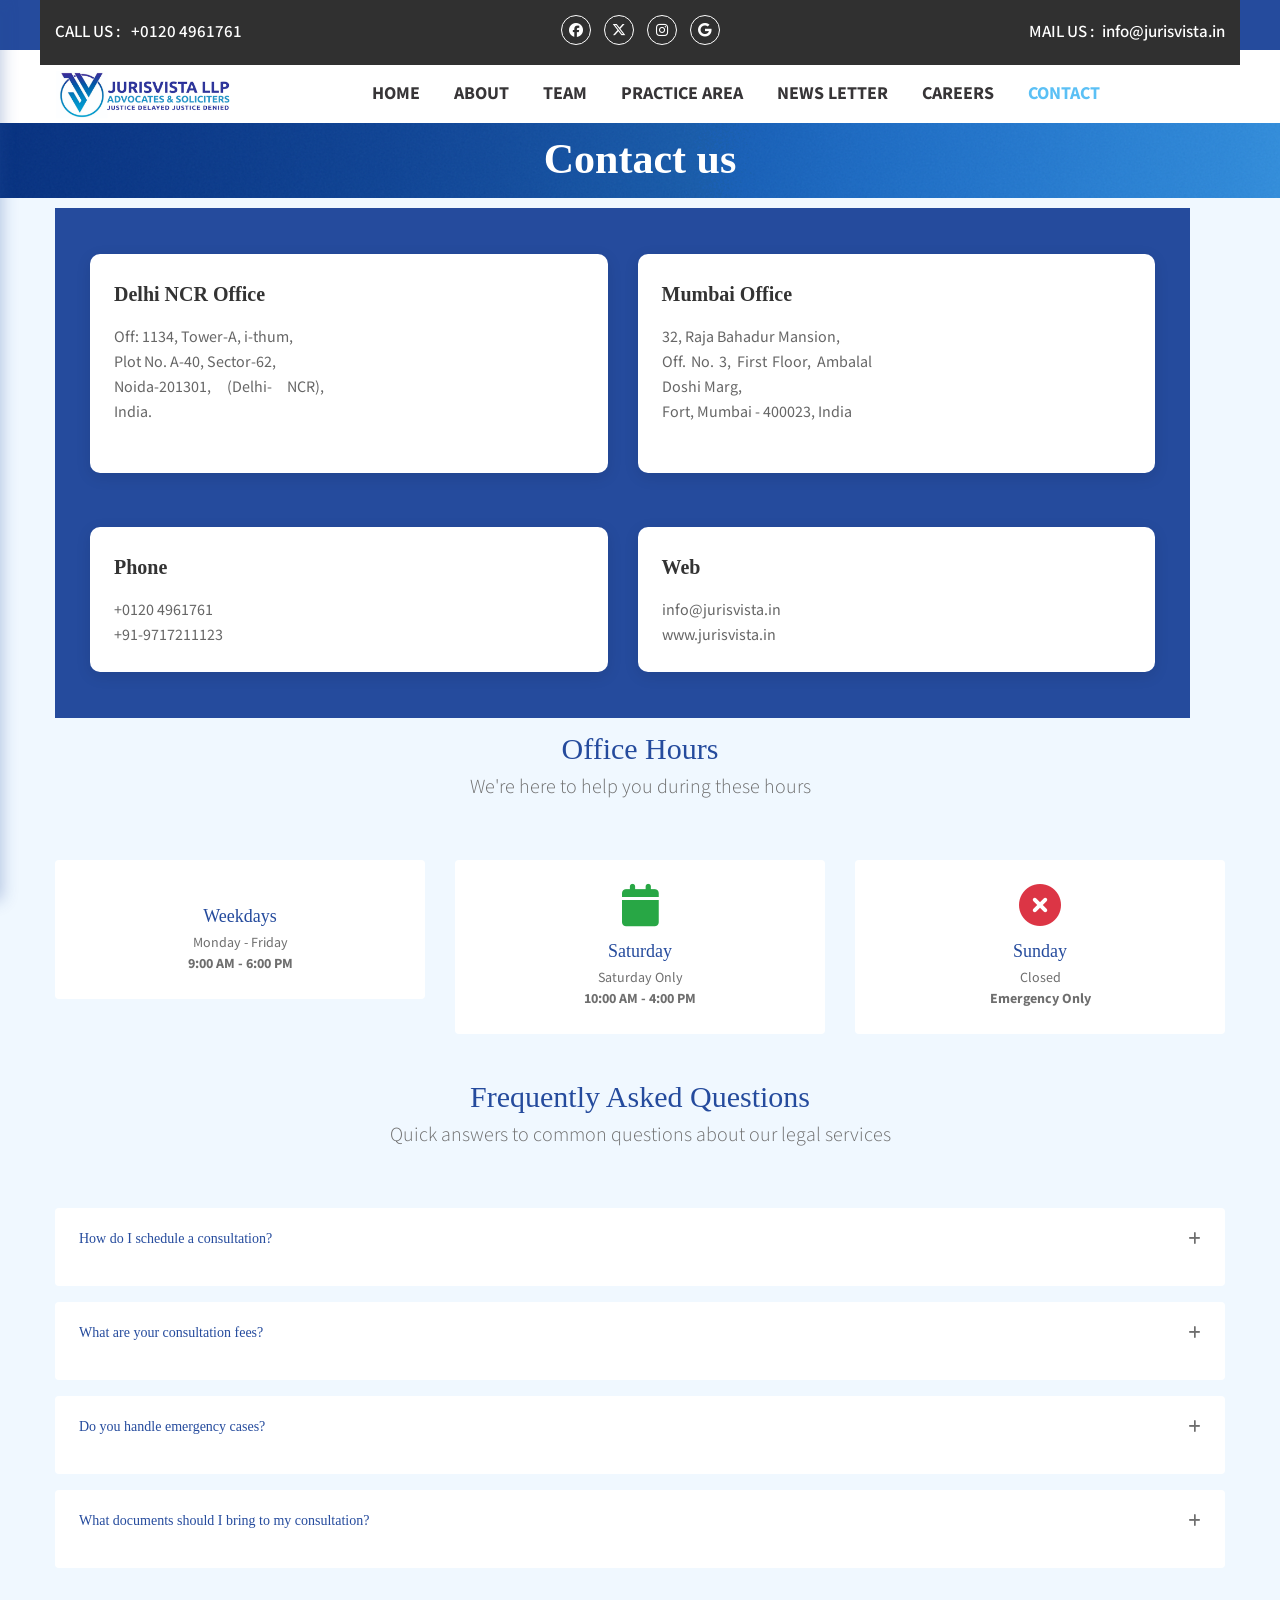
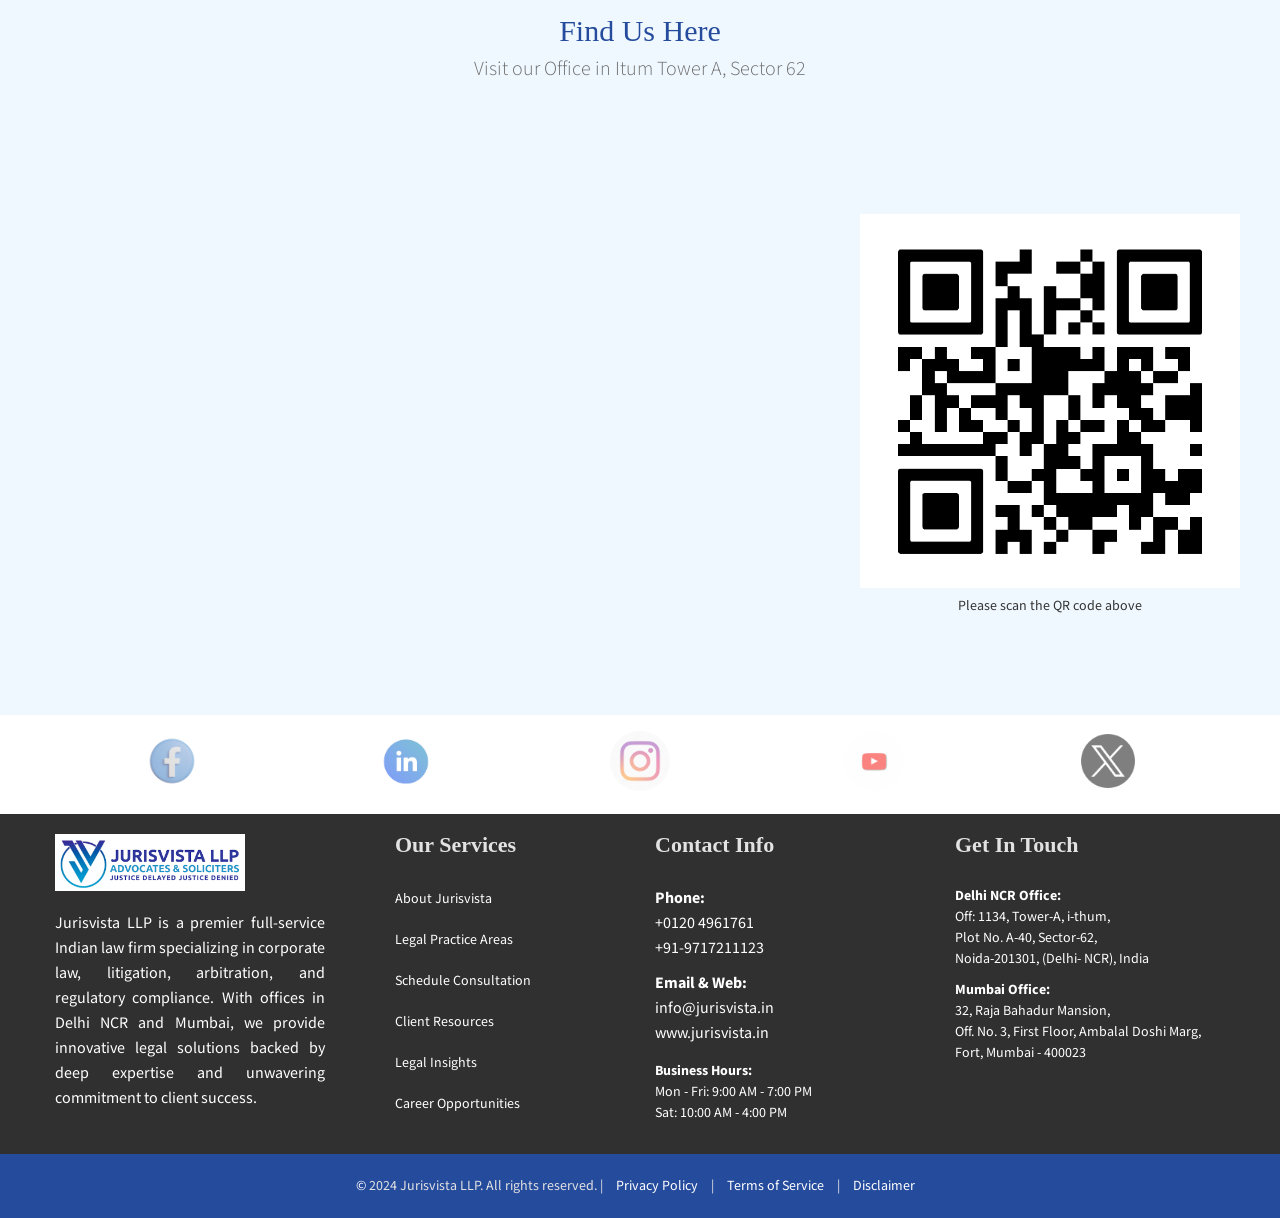
<file: contact.html>
<!doctype html>
<html class="no-js" lang="en">

<head>
	<meta charset="utf-8">
	<meta http-equiv="x-ua-compatible" content="ie=edge">
	<title>Contact || Jurisvista LLP</title>
	<meta name="description" content="">
	<meta name="viewport" content="width=device-width, initial-scale=1">
	<!-- Place favicon.ico in the root directory -->
	<link rel="shortcut icon" type="image/x-icon" href="img/favicon.ico">
	<!--All Css Here-->

	<!-- Droid Font CSS-->
	<link rel="stylesheet" href="css/droid.css">
	<!-- Icofont CSS-->
	<link rel="stylesheet" href="css/icofont.css">
	<!-- Font Awesome CSS-->
	<link rel="stylesheet" href="css/font-awesome.min.css">

	<!-- Animate CSS-->
	<link rel="stylesheet" href="css/animate.css">
	<!-- Owl Carousel CSS-->
	<link rel="stylesheet" href="css/owl.carousel.min.css">
	<!-- Datepicker CSS-->
	<link rel="stylesheet" href="css/jquery.datepicker.css">
	<!-- Calendar CSS-->
	<link rel="stylesheet" href="css/zabuto_calendar.css">
	<!-- Meanmenu CSS-->
	<!-- Venobox CSS-->
	<link rel="stylesheet" href="css/venobox.css">
	<!-- Bootstrap CSS-->
	<link rel="stylesheet" href="css/bootstrap.min.css">
	<!-- Style CSS -->
	<link rel="stylesheet" href="style.css">
	<!-- Responsive CSS -->
	<link rel="stylesheet" href="css/responsive.css">

	 <link
    rel="stylesheet"
    href="https://cdnjs.cloudflare.com/ajax/libs/font-awesome/6.5.0/css/all.min.css"
  />
	<!-- Modernizr Js -->
	<script src="js/vendor/modernizr-2.8.3.min.js"></script>
	<style>

		/* Added sidebar navigation styles */
		:root {
			--primary-color: #254B9D;
			--secondary-color: #019df0;
			--dark-bg: #1a1a1a;
			--sidebar-width: 280px;
		}

		/* Sidebar Styles */
		.sidebar {
			position: fixed;
			left: 0;
			top: 0;
			width: var(--sidebar-width);
			height: 100vh;
			background: linear-gradient(135deg, var(--primary-color) 0%, #1a3a70 100%);
			box-shadow: 2px 0 15px rgba(37, 75, 157, 0.3);
			z-index: 998;
			overflow-y: auto;
			padding-top: 80px;
			transition: all 0.4s cubic-bezier(0.25, 0.46, 0.45, 0.94);
			transform: translateX(-100%);
		}

		.sidebar.active {
			transform: translateX(0);
		}

		.sidebar-overlay {
			position: fixed;
			top: 0;
			left: 0;
			width: 100%;
			height: 100%;
			background: rgba(0, 0, 0, 0);
			z-index: 997;
			opacity: 0;
			visibility: hidden;
			transition: all 0.3s ease;
		}

		.sidebar-overlay.active {
			background: rgba(0, 0, 0, 0.7);
			opacity: 1;
			visibility: visible;
		}

		.sidebar-nav {
			list-style: none;
			padding: 20px 0;
			margin: 0;
		}

		.sidebar-nav li {
			margin: 0;
		}

		.sidebar-nav a {
			display: flex;
			align-items: center;
			padding: 18px 25px;
			color: #ffffff;
			text-decoration: none;
			font-size: 15px;
			font-weight: 600;
			transition: all 0.3s ease;
			border-left: 4px solid transparent;
			position: relative;
		}

		.sidebar-nav a:hover {
			background: rgba(255, 255, 255, 0.1);
			border-left-color: var(--secondary-color);
			padding-left: 35px;
			color: var(--secondary-color);
		}

		.sidebar-nav a i {
			margin-right: 15px;
			font-size: 18px;
			width: 25px;
			text-align: center;
		}

		.sidebar-nav a.active {
			background: rgba(255, 255, 255, 0.15);
			border-left-color: var(--secondary-color);
			color: var(--secondary-color);
		}

		/* Hamburger Menu Styles */
		.sidebar-toggle {
			display: none;
			width: 50px;
			height: 50px;
			background: none;
			border: none;
			cursor: pointer;
			flex-direction: column;
			justify-content: center;
			align-items: center;
			z-index: 999;
			position: relative;
		}

		.sidebar-toggle span {
			width: 28px;
			height: 3px;
			background: var(--primary-color);
			margin: 4px 0;
			transition: all 0.3s ease;
			border-radius: 2px;
			display: block;
		}

		.sidebar-toggle.active span:nth-child(1) {
			transform: rotate(45deg) translate(8px, 8px);
		}

		.sidebar-toggle.active span:nth-child(2) {
			opacity: 0;
		}

		.sidebar-toggle.active span:nth-child(3) {
			transform: rotate(-45deg) translate(7px, -7px);
		}

		/* Header Top Area adjustment */
		.header-bottom-area {
			position: relative;
			z-index: 100;
		}

		/* Updated sidebar toggle positioning for 768-984px range */
		@media (max-width: 984px) and (min-width: 768px) {
			.sidebar-toggle {
				display: flex;
				position: absolute;
				top: 50%;
				left: 15px;
				transform: translateY(-50%);
				z-index: 1001;
			}

			.header-menu-area {
				display: none;
			}

			.sidebar {
				width: var(--sidebar-width);
			}

			.header-logo {
				text-align: center;
				position: relative;
				padding-left: 60px;
			}
			
			.header-bottom-area .row {
				position: relative;
				display: flex;
				align-items: center;
				min-height: 80px;
			}
			
			/* Ensure logo and toggle are properly aligned */
			.header-logo {
				display: flex;
				align-items: center;
				justify-content: center;
				width: 100%;
			}
			
			.header-logo a {
				display: flex;
				justify-content: center;
				width: 100%;
			}
		}

		/* Main content wrapper */
		body.sidebar-open {
			overflow: hidden;
		}

		/* Responsive adjustments */
		@media (max-width: 768px) {
			.header-logo {
				position: relative;
				display: flex;
				align-items: center;
				height: 60px;
			}
			.sidebar-toggle {
				display: flex;
				position: absolute;
				left: 0;
				top: 50%;
				transform: translateY(-50%);
				z-index: 1001;
				margin-left: 0;
				margin-right: 12px;
				background: rgba(255,255,255,0.95);
				border: 2px solid var(--primary-color);
				box-shadow: 0 2px 8px rgba(0,0,0,0.12);
				border-radius: 8px;
			}
			.header-logo img {
				margin-left: 60px;
			}
		}

			@media (max-width: 992px) {
  .header-menu-area ul.main-menu {
    flex-direction: column;
    gap: 0;
  }
}
@media (max-width: 768px) {
  .main-menu {
    flex-direction: column;
    gap: 0;
  }
}

		@media (max-width: 576px) {
			:root {
				--sidebar-width: 250px;
			}

			.sidebar-nav a {
				padding: 15px 20px;
				font-size: 14px;
			}

			.sidebar-nav a i {
				margin-right: 12px;
				font-size: 16px;
			}

			.sidebar-toggle {
				width: 44px;
				height: 44px;
				top: 50%;
				left: 0;
				transform: translateY(-50%);
			}
		}

		
		/* Loading Animation */
		.page-loader {
			position: fixed;
			top: 0;
			left: 0;
			width: 100%;
			height: 100%;
			background: #111d1b;
			z-index: 9999;
			display: flex;
			justify-content: center;
			align-items: center;
			animation: fadeOut 1s ease-in-out 2s forwards;
		}

		.loader-content {
			text-align: center;
			color: #fff;
		}

		.spinner {
			width: 50px;
			height: 50px;
			border: 3px solid rgba(255, 255, 255, 0.3);
			border-top: 3px solid #fff;
			border-radius: 50%;
			animation: spin 1s linear infinite;
			margin: 0 auto 20px;
		}

		@keyframes spin {
			0% {
				transform: rotate(0deg);
			}

			100% {
				transform: rotate(360deg);
			}
		}

		@keyframes fadeOut {
			to {
				opacity: 0;
				visibility: hidden;
			}
		}

		/* Header Animations */
		.header-top-area {
			animation: slideDown 1s ease-out 0.5s both;
		}

		.header-bottom-area {
			animation: slideDown 1s ease-out 0.7s both;
		}

		.header-logo img {
			transition: all 0.3s ease;
			animation: bounceIn 1s ease-out 1s both;
		}

		.header-logo img:hover {
			transform: scale(1.1) rotate(5deg);
		}

		@keyframes slideDown {
			from {
				transform: translateY(-100%);
				opacity: 0;
			}

			to {
				transform: translateY(0);
				opacity: 1;
			}
		}

		@keyframes bounceIn {
			0% {
				transform: scale(0.3);
				opacity: 0;
			}

			50% {
				transform: scale(1.05);
			}

			70% {
				transform: scale(0.9);
			}

			100% {
				transform: scale(1);
				opacity: 1;
			}
		}

		/* Social Links Animation */
		.social-link {
			transition: all 0.3s ease;
			display: inline-block;
		}

		.social-link:hover {
			transform: translateY(-3px) scale(1.2);
			color: #019df0a5;
		}

		/* Glow Effect */
		.glow-on-hover {
			transition: all 0.3s ease;
		}

		.glow-on-hover:hover {
			box-shadow: 0 0 20px rgba(53, 191, 255, 0.666);
			text-shadow: 0 0 10px rgba(53, 127, 255, 0.518);
		}

		/* Menu Animations */
		.main-menu li {
			animation: fadeInUp 0.6s ease-out both;
		}

		.main-menu li:nth-child(1) {
			animation-delay: 1.2s;
		}

		.main-menu li:nth-child(2) {
			animation-delay: 1.3s;
		}

		.main-menu li:nth-child(3) {
			animation-delay: 1.4s;
		}

		.main-menu li:nth-child(4) {
			animation-delay: 1.5s;
		}

		.main-menu li:nth-child(5) {
			animation-delay: 1.6s;
		}

		.main-menu li:nth-child(6) {
			animation-delay: 1.7s;
		}

		.main-menu a {
			position: relative;
			transition: all 0.3s ease;
			overflow: hidden;
		}

		.main-menu a::before {
			content: '';
			position: absolute;
			bottom: 0;
			left: -100%;
			width: 100%;
			height: 2px;
			background: linear-gradient(90deg, #006aff, #001d7b);
			transition: left 0.3s ease;
		}

		.main-menu a:hover::before {
			left: 0;
		}

		.main-menu a:hover {
			transform: translateY(-2px);
			color: #ff6b35;
		}

		@keyframes fadeInUp {
			from {
				transform: translateY(30px);
				opacity: 0;
			}

			to {
				transform: translateY(0);
				opacity: 1;
			}
		}

		/* Page Banner Animation */
		.page-banner-area {
			animation: fadeIn 1s ease-out both;
		}

		.page-banner-content h2 {
			animation: slideInUp 1s ease-out 0.3s both;
		}

		.page-banner-content p {
			animation: slideInUp 1s ease-out 0.5s both;
		}

		.breadcrumb-pagination {
			animation: slideInUp 1s ease-out 0.7s both;
		}

		@keyframes slideInUp {
			from {
				transform: translateY(50px);
				opacity: 0;
			}

			to {
				transform: translateY(0);
				opacity: 1;
			}
		}

		@keyframes fadeIn {
			from {
				opacity: 0;
			}

			to {
				opacity: 1;
			}
		}

		/* Contact Section Animations and Styles */
		.contact-information {
			animation: slideInLeft 1s ease-out 0.5s both;
		}

		.address-box, .info-box {
			background: white;
			border-radius: 10px;
			box-shadow: 0 4px 15px rgba(0, 0, 0, 0.1);
			transition: all 0.3s ease;
			height: 100%;
		}

		.address-box:hover, .info-box:hover {
			transform: translateY(-5px);
			box-shadow: 0 8px 25px rgba(0, 0, 0, 0.15);
		}

		.address-box h5, .info-box h5 {
			color: #333;
			margin-bottom: 15px;
			font-weight: 600;
		}

		.address-box p, .info-box p {
			color: #666;
			margin-bottom: 0;
		}

		.info-box a {
			color: #666;
			transition: color 0.3s ease;
		}

		.info-box a:hover {
			color: #ff6b35;
			text-decoration: none;
		}

		.contact-info-row {
			margin-top: 30px;
		}

		/* Animations for contact boxes */
		.address-box, .info-box {
			animation: fadeInUp 0.8s ease-out both;
		}

		.address-box:nth-child(1) {
			animation-delay: 0.7s;
		}

		.address-box:nth-child(2) {
			animation-delay: 0.9s;
		}

		.info-box:nth-child(1) {
			animation-delay: 1.1s;
		}

		.info-box:nth-child(2) {
			animation-delay: 1.3s;
		}

		/* Responsive styles for contact section (1037-1095) */
		@media (max-width: 768px) {
			.contact-information {
				padding: 0 10px;
			}

			.address-box, .info-box {
				margin-bottom: 20px;
			}

			.address-box h5, .info-box h5 {
				font-size: 18px;
				margin-bottom: 12px;
			}

			.address-box p, .info-box p {
				font-size: 14px;
				line-height: 1.6;
			}

			.info-box a {
				font-size: 14px;
				word-break: break-word;
			}

			.contact-info-row {
				margin-top: 20px;
			}
		}

		@media (max-width: 576px) {
			.contact-information {
				padding: 0 5px;
			}

			.address-box, .info-box {
				padding: 15px !important;
				border-radius: 8px;
			}

			.address-box h5, .info-box h5 {
				font-size: 16px;
				margin: auto;
			}

			.address-box p, .info-box p {
				font-size: 13px;
				line-height: 1.5;
			}

			.info-box a {
				font-size: 13px;
				display: block;
				margin-bottom: 5px;
			}

			.contact-info-row {
				margin-top: 15px;
			}
		}

		.contact-form {
			animation: slideInRight 1s ease-out 0.5s both;
		}

		.contact-form-title h3 {
			animation: fadeInDown 1s ease-out 0.8s both;
		}

		.contact-form-title p {
			animation: fadeInDown 1s ease-out 1s both;
		}

		.single-input {
			animation: fadeInUp 0.6s ease-out both;
		}

		.single-input:nth-child(1) {
			animation-delay: 1.2s;
		}

		.single-input:nth-child(2) {
			animation-delay: 1.3s;
		}

		.single-input:nth-child(3) {
			animation-delay: 1.4s;
		}

		.single-input:nth-child(4) {
			animation-delay: 1.5s;
		}

		.single-input:nth-child(5) {
			animation-delay: 1.6s;
		}

		.single-input:nth-child(6) {
			animation-delay: 1.7s;
		}

		.single-input input,
		.single-input textarea {
			transition: all 0.3s ease;
		}

		.single-input input:focus,
		.single-input textarea:focus {
			transform: scale(1.02);
			box-shadow: 0 0 15px rgba(255, 107, 53, 0.3);
		}

		.sent-btn {
			transition: all 0.3s ease;
			position: relative;
			overflow: hidden;
		}

		.sent-btn::before {
			content: '';
			position: absolute;
			top: 0;
			left: -100%;
			width: 100%;
			height: 100%;
			background: linear-gradient(90deg, transparent, rgba(255, 255, 255, 0.2), transparent);
			transition: left 0.5s ease;
		}

		.sent-btn:hover::before {
			left: 100%;
		}

		.sent-btn:hover {
			transform: translateY(-3px) scale(1.05);
			box-shadow: 0 10px 25px rgba(0, 0, 0, 0.3);
		}

		@keyframes slideInLeft {
			from {
				transform: translateX(-100px);
				opacity: 0;
			}

			to {
				transform: translateX(0);
				opacity: 1;
			}
		}

		@keyframes slideInRight {
			from {
				transform: translateX(100px);
				opacity: 0;
			}

			to {
				transform: translateX(0);
				opacity: 1;
			}
		}

		@keyframes fadeInDown {
			from {
				transform: translateY(-50px);
				opacity: 0;
			}

			to {
				transform: translateY(0);
				opacity: 1;
			}
		}

		/* New Sections Animations */
		.office-hours-area {
			animation: fadeInUp 1s ease-out both;
		}

		.office-hours-card {
			transition: all 0.3s ease;
			animation: zoomIn 0.8s ease-out both;
		}

		.office-hours-card:nth-child(1) {
			animation-delay: 0.2s;
		}

		.office-hours-card:nth-child(2) {
			animation-delay: 0.4s;
		}

		.office-hours-card:nth-child(3) {
			animation-delay: 0.6s;
		}

		.office-hours-card:hover {
			transform: translateY(-10px) scale(1.05);
			box-shadow: 0 15px 35px rgba(0, 0, 0, 0.1);
		}

		@keyframes zoomIn {
			from {
				transform: scale(0.8);
				opacity: 0;
			}

			to {
				transform: scale(1);
				opacity: 1;
			}
		}

		.faq-area {
			animation: fadeIn 1s ease-out both;
		}

		.faq-item {
			animation: slideInUp 0.8s ease-out both;
			transition: all 0.3s ease;
		}

		.faq-item:nth-child(1) {
			animation-delay: 0.2s;
		}

		.faq-item:nth-child(2) {
			animation-delay: 0.4s;
		}

		.faq-item:nth-child(3) {
			animation-delay: 0.6s;
		}

		.faq-item:nth-child(4) {
			animation-delay: 0.8s;
		}

		.faq-item:hover {
			transform: translateX(10px);
			background: rgba(255, 107, 53, 0.05);
		}

		.faq-question {
			cursor: pointer;
			transition: all 0.3s ease;
		}

		.faq-question:hover {
			color: #ff6b35;
		}

		.faq-answer {
			max-height: 0;
			overflow: hidden;
			transition: max-height 0.3s ease;
		}

		.faq-answer.active {
			max-height: 200px;
		}

		/* Map Animation */
		.map-container {
			animation: fadeIn 1.5s ease-out both;
			transition: all 0.3s ease;
		}

		.map-container:hover {
			transform: scale(1.02);
			box-shadow: 0 10px 30px rgba(0, 0, 0, 0.2);
		}

		/* Brand Area Animation */
		.brand-active .single-brand img {
			width: 60px;
			height: 60px;
			border-radius: 50%;
			object-fit: cover;
			transition: all 0.3s ease;
			animation: float 3s ease-in-out infinite;
		}

		.brand-active .single-brand:nth-child(1) img {
			animation-delay: 0s;
		}

		.brand-active .single-brand:nth-child(2) img {
			animation-delay: 0.5s;
		}

		.brand-active .single-brand:nth-child(3) img {
			animation-delay: 1s;
		}

		.brand-active .single-brand:nth-child(4) img {
			animation-delay: 1.5s;
		}

		.brand-active .single-brand:nth-child(5) img {
			animation-delay: 2s;
		}


		.brand-active .single-brand img:hover {
			transform: scale(1.2) rotate(360deg);
		}

		@keyframes float {

			0%,
			100% {
				transform: translateY(0px);
			}

			50% {
				transform: translateY(-10px);
			}
		}

		/* Footer Animations */
		.footer-container {
			animation: fadeInUp 1s ease-out both;
		}

		.single-footer-widget {
			animation: fadeInUp 0.8s ease-out both;
		}

		.single-footer-widget:nth-child(1) {
			animation-delay: 0.2s;
		}

		.single-footer-widget:nth-child(2) {
			animation-delay: 0.4s;
		}

		.single-footer-widget:nth-child(3) {
			animation-delay: 0.6s;
		}

		.single-footer-widget:nth-child(4) {
			animation-delay: 0.8s;
		}

		

		@keyframes pulse {

			0%,
			100% {
				transform: scale(1);
			}

			50% {
				transform: scale(1.05);
			}
		}

		/* Scroll to Top Button Animation */
		.scroll-to-top {
			position: fixed;
			bottom: 30px;
			right: 30px;
			width: 50px;
			height: 50px;
			background: #ff6b35;
			color: white;
			border: none;
			border-radius: 50%;
			cursor: pointer;
			opacity: 0;
			visibility: hidden;
			transition: all 0.3s ease;
			z-index: 1000;
		}

		.scroll-to-top.visible {
			opacity: 1;
			visibility: visible;
			animation: bounceIn 0.5s ease-out;
		}

		.scroll-to-top:hover {
			transform: scale(1.1);
			background: #e55a2b;
		}

		/* Responsive Animations */
		@media (max-width: 768px) {

			.contact-information,
			.contact-form {
				animation: fadeInUp 1s ease-out both;
			}

			.office-hours-card {
				margin-bottom: 20px;
			}
		}

		/* QR code styling (added for contact page) */
		.qr-code {
			max-width: 160px;
			width: 100%;
			height: auto;
			display: block;
			margin: 0 auto;
		}

		.qr-caption {
			font-size: 14px;
			color: #333;
			margin-top: 8px;
			text-align: center;
		}

		@media (max-width: 576px) {
			.qr-code { max-width: 120px; }
			.qr-caption { font-size: 13px; }
		}
	</style>
</head>

<body>
	<!--[if lt IE 8]>
	<p class="browserupgrade">You are using an <strong>outdated</strong> browser. Please <a href="http://browsehappy.com/">upgrade your browser</a> to improve your experience.</p>
	<![endif]-->

	<!-- Added page loader with animation -->
	<div class="page-loader">
		<div class="loader-content">
			<div class="spinner"></div>
			<h3>Loading...</h3>
		</div>
	</div>

	<div class="wrapper">
		<!--Header Area Start-->
		<header>
			<div class="header-container">
				<!--Header Top Area Start-->
				<div class="header-top-area default-bg">
					<div class="container">
						<div class="row">
							<div class="header-top-wrap col-12">
								<div class="row">
									<!--Header Top Left Area Start-->
									<div class="col-md-4 col-xl-3">
										<div class="header-top-left">
											<p class="glow-on-hover">CALL US : <a href="#"> +0120 4961761</a></p>
										</div>
									</div>
									<!--Header Top Left Area End-->
									<!--Header Top Middle Area Start-->
									<div class="col-md-4 col-xl-6">
										<div class="header-top-middle text-center">
											<ul class="social-link">
												<li><a href="#" class="social-link"><i class="fa-brands fa-facebook"></i></a>
												</li>
												<li><a href="#" class="social-link"><i class="fa-brands fa-x-twitter"></i></a>
												</li>
												<li><a href="https://www.instagram.com/jurisvistallp?igsh=MXJzMjhxdXQ4bXhnaw%3D%3D&utm_source=qr" class="social-link"><i class="fa-brands fa-instagram"></i></a>
												</li>
												<li><a href="#" class="social-link"><i
															class="fa-brands fa-google"></i></a></li>
											</ul>
										</div>
									</div>
									<!--Header Top Middle Area End-->
									<!--Header Top Right Area Start-->
									<div class="col-md-4 col-xl-3">
										<div class="header-top-right">
											<p class="glow-on-hover">MAIL US :<a
													href="mailto:info@jurisvista.in">info@jurisvista.in</a></p>
										</div>
									</div>
									<!--Header Top Right Area End-->
								</div>
							</div>
						</div>
					</div>
				</div>
				<!--Header Top Area End-->
				<!--Header Bottom Area Start-->
				<div class="header-bottom-area header-sticky">
					<div class="container">
						<div class="row align-items-center">
							<!--Header Logo Start-->
							<div class="col-md-3">
								<div class="header-logo">
									<!--Sidebar Toggle Button-->
									<button class="sidebar-toggle" id="sidebarToggle">
										<span></span>
										<span></span>
										<span></span>
									</button>
									<a href="index.html"><img src="img/bg/logojv4.png"
											style="max-width: 180px; min-height: 50px;" alt=""></a>
								</div>
							</div>
							<!--Header Logo End-->
							<!--Header Menu Start-->
							<div class="col-md-9">
								<div class="header-menu-area ">
									<nav>
										<ul class="main-menu">
											<li><a href="index.html" class="nav-link-bold">HOME</a>
											</li>
											<li><a href="about.html" class="nav-link-bold">ABOUT</a></li>
											<li><a href="team.html" class="nav-link-bold">TEAM</a></li>
											<li><a href="service.html" class="nav-link-bold">PRACTICE AREA</a></li>
											<li><a href="blog.html" class="nav-link-bold">NEWS LETTER</a>

											</li>
											<li><a href="careers.html" class="nav-link-bold">CAREERS</a></li>
											<li class="active"><a href="contact.html" class="nav-link-bold">CONTACT</a>
											</li>
										</ul>
									</nav>
								</div>
							</div>
							<!--Header Menu End-->
						</div>
						<div class="row">
							<div class="col-12">
								<!--Mobile Menu Area Start-->
								<div class="mobile-menu d-lg-none d-xl-none"></div>
								<!--Mobile Menu Area End-->
								<!--Sidebar Toggle Button-->
								
							</div>
						</div>
					</div>
				</div>
				<!--Header Bottom Area End-->
			</div>
		</header>
		
		<!--Sidebar Overlay-->
		<div class="sidebar-overlay" id="sidebarOverlay"></div>
		
		<!--Sidebar Navigation-->
		<nav class="sidebar" id="sidebar">
			<ul class="sidebar-nav">
				<li><a href="index.html" class="nav-link"><i class="fa fa-home"></i> HOME</a></li>
				<li><a href="about.html" class="nav-link"><i class="fa fa-info-circle"></i> ABOUT</a></li>
				<li><a href="team.html" class="nav-link"><i class="fa fa-users"></i> TEAM</a></li>
				<li><a href="service.html" class="nav-link"><i class="fa fa-briefcase"></i> PRACTICE AREA</a></li>
				<li><a href="blog.html" class="nav-link"><i class="fa fa-newspaper-o"></i> NEWS LETTER</a></li>
				<li><a href="careers.html" class="nav-link"><i class="fa fa-graduation-cap"></i> CAREERS</a></li>
				<li><a href="contact.html" class="nav-link active"><i class="fa fa-envelope"></i> CONTACT</a></li>
			</ul>
		</nav>
		<!--Header Area End-->
		<!-- Page Banner Area Start-->
		<div class="page-banner-area bg-img-3 pt-15 pb-10">
			<div class="container">
				<div class="row">
					<div class="page-banner-content col-12 text-center">
						<h2>Contact us</h2>
					
					</div>
				</div>
			</div>
		</div>
		<!-- Page Banner Area End-->

		<!--Contact Us Area Start-->
		<div class="contact-us-area pt-10" style="background-color: aliceblue;">
			<div class="container">
				<div class="row">
					<!--Contact Information Start-->
					<div class="col-md-12 contact-address">
						<div class="contact-information">
							<div class="row">
								<!-- Address Columns -->
								<div class="col-12 col-md-6 mb-3 mb-md-4 mt-3">
									<div class="address-box p-3 p-md-4  mb-md-4">
										<h5>Delhi NCR Office</h5>
										<p class="text-justify">
											Off: 1134, Tower-A, i-thum,<br>
											Plot No. A-40, Sector-62,<br>
											Noida-201301, (Delhi- NCR), India.
										</p>
									</div>
								</div>
								<div class="col-12 col-md-6 mb-md-4 mt-3">
									<div class="address-box p-3 p-md-4  mb-md-4">
										<h5>Mumbai Office</h5>
										<p class="text-justify">
											32, Raja Bahadur Mansion,<br>
											Off. No. 3, First Floor, Ambalal Doshi Marg,<br>
											Fort, Mumbai - 400023, India
										</p>
									</div>
								</div>
								<!-- Contact Info Row -->
								<div class="col-12">
									<div class="contact-info-row row mb-3">
										<div class="col-12 col-md-6 mb-3 mb-md-0">
											<div class="info-box p-3 p-md-4">
												<h5>Phone</h5>
												<p class="text-justify">
													<a href="tel:+911204961761">+0120 4961761</a><br>
													<a href="tel:+919717211123">+91-9717211123</a>
												</p>
											</div>
										</div>
										<div class="col-12 col-md-6">
											<div class="info-box p-3 p-md-4">
												<h5>Web</h5>
												<p class="text-justify">
													<a href="mailto:info@jurisvista.in">info@jurisvista.in</a><br>
													<a href="https://www.jurisvista.in" target="_blank">www.jurisvista.in</a>
												</p>
											</div>
										</div>
									</div>
								</div>
							</div>
						</div>
						<!--Contact Information End-->
						<!--Contact Form Start-->

						<!--Contact Form End-->
					</div>
				</div>
			</div>
			</div>

			<!--Contact Us Area End-->

			<!-- Office Hours Area Start -->
			<div class="office-hours-area py-2 pt-3" style="background-color: aliceblue;">
				<div class="container">
					<div class="row text-center mb-5">
						<div class="col-12">
							<h2 class="fw-bold">Office Hours</h2>
							<p class="lead">We're here to help you during these hours</p>
						</div>
					</div>
					<div class="row">
						<div class="col-md-4 mb-4">
							<div class="office-hours-card bg-white p-4 rounded shadow text-center">
								<i class="fa fa-clock-o fa-3x text-primary mb-3"></i>
								<h4>Weekdays</h4>
								<p class="mb-0">Monday - Friday<br><strong>9:00 AM - 6:00 PM</strong></p>
							</div>
						</div>
						<div class="col-md-4 mb-4">
							<div class="office-hours-card bg-white p-4 rounded shadow text-center">
								<i class="fa fa-calendar fa-3x text-success mb-3"></i>
								<h4>Saturday</h4>
								<p class="mb-0">Saturday Only<br><strong>10:00 AM - 4:00 PM</strong></p>
							</div>
						</div>
						<div class="col-md-4 mb-4">
							<div class="office-hours-card bg-white p-4 rounded shadow text-center">
								<i class="fa fa-times-circle fa-3x text-danger mb-3"></i>
								<h4>Sunday</h4>
								<p class="mb-0">Closed<br><strong>Emergency Only</strong></p>
							</div>
						</div>
					</div>
				</div>
			</div>
			<!-- Office Hours Area End -->

			<!-- FAQ Area Start -->
			<div class="faq-area py-3" style="background-color: aliceblue;">
				<div class="container">
					<div class="row">
						<div class="col-12 text-center mb-5">
							<h2 class="fw-bold">Frequently Asked Questions</h2>
							<p class="lead">Quick answers to common questions about our legal services</p>
						</div>
					</div>
					<div class="row justify-content-center">
						<div class="col-lg-12">
							<div class="faq-item bg-white p-4 mb-3 rounded shadow-sm">
								<div class="faq-question d-flex justify-content-between align-items-center"
									onclick="toggleFaq(1)">
									<h5 class="mb-0">How do I schedule a consultation?</h5>
									<i class="fa fa-plus" id="icon-1"></i>
								</div>
								<div class="faq-answer mt-3" id="answer-1">
									<p class="text-justify">You can schedule a consultation by calling us at +0120 4961761 or +91-9717211123,
										emailing us at info@jurisvista.in, or filling out the contact form above. We
										typically respond within 24 hours.</p>
								</div>
							</div>
							<div class="faq-item bg-white p-4 mb-3 rounded shadow-sm">
								<div class="faq-question d-flex justify-content-between align-items-center"
									onclick="toggleFaq(2)">
									<h5 class="mb-0">What are your consultation fees?</h5>
									<i class="fa fa-plus" id="icon-2"></i>
								</div>
								<div class="faq-answer mt-3" id="answer-2">
									<p class="text-justify">Initial consultations are free for most practice areas. We believe in providing
										accessible legal advice and will discuss any fees upfront before proceeding with
										your case.</p>
								</div>
							</div>
							<div class="faq-item bg-white p-4 mb-3 rounded shadow-sm">
								<div class="faq-question d-flex justify-content-between align-items-center"
									onclick="toggleFaq(3)">
									<h5 class="mb-0">Do you handle emergency cases?</h5>
									<i class="fa fa-plus" id="icon-3"></i>
								</div>
								<div class="faq-answer mt-3" id="answer-3">
									<p class="text-justify">Yes, we handle urgent legal matters. For emergencies outside business hours,
										please
										call our main number and follow the prompts for emergency assistance.</p>
								</div>
							</div>
							<div class="faq-item bg-white p-4 mb-3 rounded shadow-sm">
								<div class="faq-question d-flex justify-content-between align-items-center"
									onclick="toggleFaq(4)">
									<h5 class="mb-0">What documents should I bring to my consultation?</h5>
									<i class="fa fa-plus" id="icon-4"></i>
								</div>
								<div class="faq-answer mt-3" id="answer-4">
									<p class="text-justify">Please bring any relevant documents related to your case, including contracts,
										correspondence, court papers, or identification. We'll provide a specific list
										based
										on your legal matter when you schedule.</p>
								</div>
							</div>
						</div>
					</div>
				</div>
			</div>
			<!-- FAQ Area End -->

			<!-- Map Section Start -->
			<section class="py-3 bg-alternate" style="background-color: aliceblue;">
				<div class="container">
					<div class="row text-center mb-5">
						<div class="col-12">
							<h2 class="fw-bold">Find Us Here</h2>
							<p class="lead">Visit our Office in Itum Tower A, Sector 62</p>
						</div>
					</div>
				</div>
				<div class="container px-0">
					<div class="row">
						<div class="col-md-8">
							<div class="map-container">
								<iframe
									src="https://www.google.com/maps/embed?pb=!1m18!1m12!1m3!1d3502.1065686830143!2d77.36980057575688!3d28.62656797566799!2m3!1f0!2f0!3f0!3m2!1i1024!2i768!4f13.1!3m3!1m2!1s0x390ce550adec536d%3A0xfc9a748d99d8bd07!2sITHUM%20TOWER%2C%20GALAXY%20BUSINESS%20PARK%2C%20Block%20A%2C%20Industrial%20Area%2C%20Sector%2062%2C%20Noida%2C%20Uttar%20Pradesh%20201309!5e0!3m2!1sen!2sin!4v1754905709213!5m2!1sen!2sin"
								width="100%" height="550" style="border:0;" allowfullscreen="" loading="lazy"
								referrerpolicy="no-referrer-when-downgrade"></iframe>
							</div>
						</div>
						<div class="col-md-4 d-flex align-items-center justify-content-center">
							<div class="qr-side text-center">
								<img src="img/bg/locationqr.jpg" alt="Scan to save our contact or visit Jurisvista" class="qr-code" style="max-width:100%;">
								<p class="qr-caption">Please scan the QR code above</p>
							</div>
						</div>
					</div>
				</div>
			</section>
			<!-- Map Section End -->

			<!--Brand Area Start-->
	<!--Brand Area Start-->
<!--Brand Area Start-->
<div class="brand-area py-2 py-md-3">
	<div class="container">
	  <div class="row justify-content-center align-items-center">
		<div class="col-12">
		  <!-- Mobile Layout (flexbox) - visible on mobile only -->
		  <div class="brand-mobile d-flex d-md-none flex-wrap justify-content-center align-items-center gap-2 text-center">
			<!-- Facebook -->
			<div class="single-brand text-center mb-2">
			  <a href="#">
				<img src="img/logo/facebooklogo.png" 
					 alt="Facebook Logo" 
					 class="img-fluid brand-logo-img" 
					 style="max-height: 60px; width: auto;">
			  </a>
			</div>
			<!-- LinkedIn -->
			<div class="single-brand text-center mb-2">
			  <a href="https://www.linkedin.com/company/jurisvistalawoffices/" target="_blank">
				<img src="img/logo/linkedInlogo.jpg" 
					 alt="LinkedIn Logo" 
					 class="img-fluid brand-logo-img" 
					 style="max-height: 50px; width: auto;">
			  </a>
			</div>
			<!-- Instagram -->
			<div class="single-brand text-center mb-2">
			  <a href="https://www.instagram.com/jurisvistallp?igsh=MXJzMjhxdXQ4bXhnaw%3D%3D&utm_source=qr">
				<img src="img/logo/instalogo.jpg" 
					 alt="Instagram Logo" 
					 class="img-fluid brand-logo-img" 
					 style="max-height: 50px; width: auto;">
			  </a>
			</div>
			<!-- YouTube -->
			<div class="single-brand text-center mb-2">
			  <a href="#">
				<img src="img/logo/youtubelogo.jpg" 
					 alt="YouTube Logo" 
					 class="img-fluid brand-logo-img" 
					 style="max-height: 50px; width: auto;">
			  </a>
			</div>
			<!-- Twitter -->
			<div class="single-brand text-center mb-2">
			  <a href="#">
				<img src="img/logo/twitter.jpg" 
					 alt="Twitter Logo" 
					 class="img-fluid brand-logo-img" 
					 style="max-height: 50px; width: auto;">
			  </a>
			</div>
		  </div>
  
		  <!-- Desktop Layout (carousel) - visible on laptop/desktop only -->
		  <div class="brand-active owl-carousel d-none d-md-block">
			<!-- Single Brand Start -->
			<div class="single-brand text-center">
			  <a href="#">
				<img src="img/logo/facebooklogo.png" alt="Facebook Logo">
			  </a>
			</div>
			<div class="single-brand text-center">
			  <a href="https://www.linkedin.com/company/jurisvistalawoffices/" target="_blank">
				<img src="img/logo/linkedInlogo.jpg" alt="LinkedIn Logo">
			  </a>
			</div>
			<!-- Single Brand End -->
			<!-- Single Brand Start -->
			<div class="single-brand text-center">
			  <a href="https://www.instagram.com/jurisvistallp?igsh=MXJzMjhxdXQ4bXhnaw%3D%3D&utm_source=qrf">
				<img src="img/logo/instalogo.jpg" class="img-fluid" alt="Instagram Logo">
			  </a>
			</div>
			<!-- Single Brand End -->
			<!-- Single Brand Start -->
			<div class="single-brand text-center">
			  <a href="#">
				<img src="img/logo/youtubelogo.jpg" class="img-fluid" alt="YouTube Logo">
			  </a>
			</div>
			<!-- Single Brand End -->
			<!-- Single Brand Start -->
			<div class="single-brand text-center">
			  <a href="#">
				<img src="img/logo/twitter.jpg" class="img-fluid" alt="Twitter Logo">
			  </a>
			</div>
			<!-- Single Brand End -->
		  </div>
		</div>
	  </div>
	</div>
  </div>
  <!--Brand Area End-->
  <!--Brand Area End-->

			<!--Brand Area End-->

			<!--Footer Area Start-->
		<footer>
			<div class="footer-container">
				<!--Footer Top Area Start-->
				<div class="footer-top-area black-bg pt-20 pb-9">
					<div class="container">
						<div class="row">
							<div class="col-md-6 col-lg-3">
								<!--Single Footer Widget Start-->
								<div class="single-footer-widget mb-30 animate-on-scroll stagger-animation">
									<a class="footer-logo" href="index.html"><img src="img/bg/logojv4.png"
											style="max-height: 150px; max-width: 190px;" alt="Jurisvista LLP Logo"></a>
									<!-- CHANGE> Updated company description to be more comprehensive and professional  -->
									<p class="text-justify">Jurisvista LLP is a premier full-service Indian law firm specializing in
										corporate law, litigation, arbitration, and regulatory compliance. With offices
										in Delhi NCR and Mumbai, we provide innovative legal solutions backed by deep
										expertise and unwavering commitment to client success.</p>
									
								</div>
								<!--Single Footer Widget End-->
							</div>
							<!--Single Footer Widget Start-->
							<div class="col-md-6 col-lg-3 footer-menu">
								<div class="single-footer-widget mb-30 animate-on-scroll stagger-animation">
									<!-- CHANGE> Updated menu title and links to be more law firm specific  -->
									<h3 class="footer-title">Our Services</h3>
									<ul>
										<li><a href="about.html">About Jurisvista</a></li>
										<li><a href="service.html">Legal Practice Areas</a></li>
										<li><a href="contact.html">Schedule Consultation</a></li>
										<li><a href="contact.html">Client Resources</a></li>
										<li><a href="about.html">Legal Insights</a></li>
										<li><a href="careers.html">Career Opportunities</a></li>
									</ul>
								</div>
							</div>
							<!--Single Footer Widget End-->
							<!--Single Footer Widget Start-->
							<div class="col-md-6 col-lg-3">
								<div class="single-footer-widget mb-30 animate-on-scroll stagger-animation">
									<!-- CHANGE> Updated to showcase recent legal achievements instead of generic tweets  -->
									<h3 class="footer-title">Contact Info</h3>
									<p class="contact-info text-justify">
										<strong>Phone:</strong><br>
										<a href="tel:+911204961761">+0120 4961761</a>
										<a href="tel:+919717211123">+91-9717211123</a>
									</p>
									<p class="contact-info text-justify">
										<strong>Email & Web:</strong><br>
										<a href="mailto:info@jurisvista.in">info@jurisvista.in</a>
										<a href="https://www.jurisvista.in" target="_blank">www.jurisvista.in</a>
									</p>
									<div class="business-hours" style="margin-top: 15px;">
										<p><strong>Business Hours:</strong><br>
											Mon - Fri: 9:00 AM - 7:00 PM<br>
											Sat: 10:00 AM - 4:00 PM</p>
									</div>
								</div>
							</div>
							<!--Single Footer Widget End-->
							<!--Single Footer Widget Start-->
							<div class="col-md-6 col-lg-3">
								<div class="single-footer-widget animate-on-scroll stagger-animation">
									<!-- CHANGE> Enhanced contact information with more professional presentation  -->
									<h3 class="footer-title">Get In Touch</h3>
									<div class="contact-details">
										<p class="text-justify"><strong>Delhi NCR Office:</strong><br>
											Off: 1134, Tower-A, i-thum,<br>
											Plot No. A-40, Sector-62,<br>
											Noida-201301, (Delhi- NCR), India</p>
										<p class="text-justify"><strong>Mumbai Office:</strong><br>
											32, Raja Bahadur Mansion,<br>
											Off. No. 3, First Floor, Ambalal Doshi Marg,<br>
											Fort, Mumbai - 400023</p>
									</div>

								</div>
							</div>
							<!--Single Footer Widget End-->
						</div>
					</div>
				</div>
				<!--Footer Top Area End-->
				<!--Footer Bottom Area Start-->
				<div class="footer-bottom-area pt-20 pb-20">
					<div class="container text-center">
						<!-- CHANGE> Updated copyright text to be more comprehensive and professional  -->
						<p class="animate-on-scroll">
							<span>&copy;</span> 2024 Jurisvista LLP. All rights reserved. |
							<a href="#" style="margin: 0 10px;">Privacy Policy</a> |
							<a href="#" style="margin: 0 10px;">Terms of Service</a> |
							<a href="#" style="margin: 0 10px;">Disclaimer</a>
						</p>
					</div>
				</div>
				<!--Footer Bottom Area End-->
			</div>
		</footer>
			<!--Footer Area End-->
		</div>

		<!--All Js Here-->

		<!--Jquery 1.12.4-->
		<script src="js/vendor/jquery-1.12.4.min.js"></script>
		<!--Waypoints-->
		<script src="js/waypoints.min.js"></script>
		<!--Counterup-->
		<script src="js/jquery.counterup.min.js"></script>
		<!--Carousel-->
		<script src="js/owl.carousel.min.js"></script>
		<!--Meanmenu-->
		<script src="js/jquery.meanmenu.min.js"></script>
		<!--Instafeed-->
		<script src="js/instafeed.min.js"></script>
		<!--Datepicker-->
		<script src="js/jquery.datepicker.min.js"></script>
		<!--Calendar-->
		<script src="js/zabuto-calendar.min.js"></script>
		<!--ScrollUp-->
		<!--Wow-->
		<script src="js/wow.min.js"></script>
		<!--Venobox-->
		<script src="js/venobox.min.js"></script>
		<!--Popper-->
		<script src="js/popper.min.js"></script>
		<!--Bootstrap-->
		<script src="js/bootstrap.min.js"></script>
		<!--Plugins-->
		<script src="js/plugins.js"></script>
		<!--Main Js-->
		<script src="js/main.js"></script>
		
		<!-- Sidebar Toggle Script -->
		<script>
			$(document).ready(function () {
				const sidebar = document.getElementById('sidebar');
				const sidebarToggle = document.getElementById('sidebarToggle');
				const sidebarOverlay = document.getElementById('sidebarOverlay');

				// Open sidebar
				sidebarToggle.addEventListener('click', function () {
					sidebar.classList.toggle('active');
					sidebarToggle.classList.toggle('active');
					sidebarOverlay.classList.toggle('active');
					document.body.style.overflow = sidebar.classList.contains('active') ? 'hidden' : 'auto';
				});

				// Close sidebar when overlay is clicked
				sidebarOverlay.addEventListener('click', function () {
					sidebar.classList.remove('active');
					sidebarToggle.classList.remove('active');
					sidebarOverlay.classList.remove('active');
					document.body.style.overflow = 'auto';
				});

				// Close sidebar when a link is clicked
				document.querySelectorAll('.sidebar-nav a').forEach(link => {
					link.addEventListener('click', function () {
						sidebar.classList.remove('active');
						sidebarToggle.classList.remove('active');
						sidebarOverlay.classList.remove('active');
						document.body.style.overflow = 'auto';
					});
				});

				
			});
		</script>
		
		<script>
            function toggleFaq(faqId) {
                const answer = document.getElementById(`answer-${faqId}`);
                const icon = document.getElementById(`icon-${faqId}`);

                answer.classList.toggle("active");
                
                if (answer.classList.contains("active")) {
                    icon.classList.remove("fa-plus");
                    icon.classList.add("fa-minus");
                } else {
                    icon.classList.remove("fa-minus");
                    icon.classList.add("fa-plus");
                }
            }
        </script>


</body>

</html>
</file>
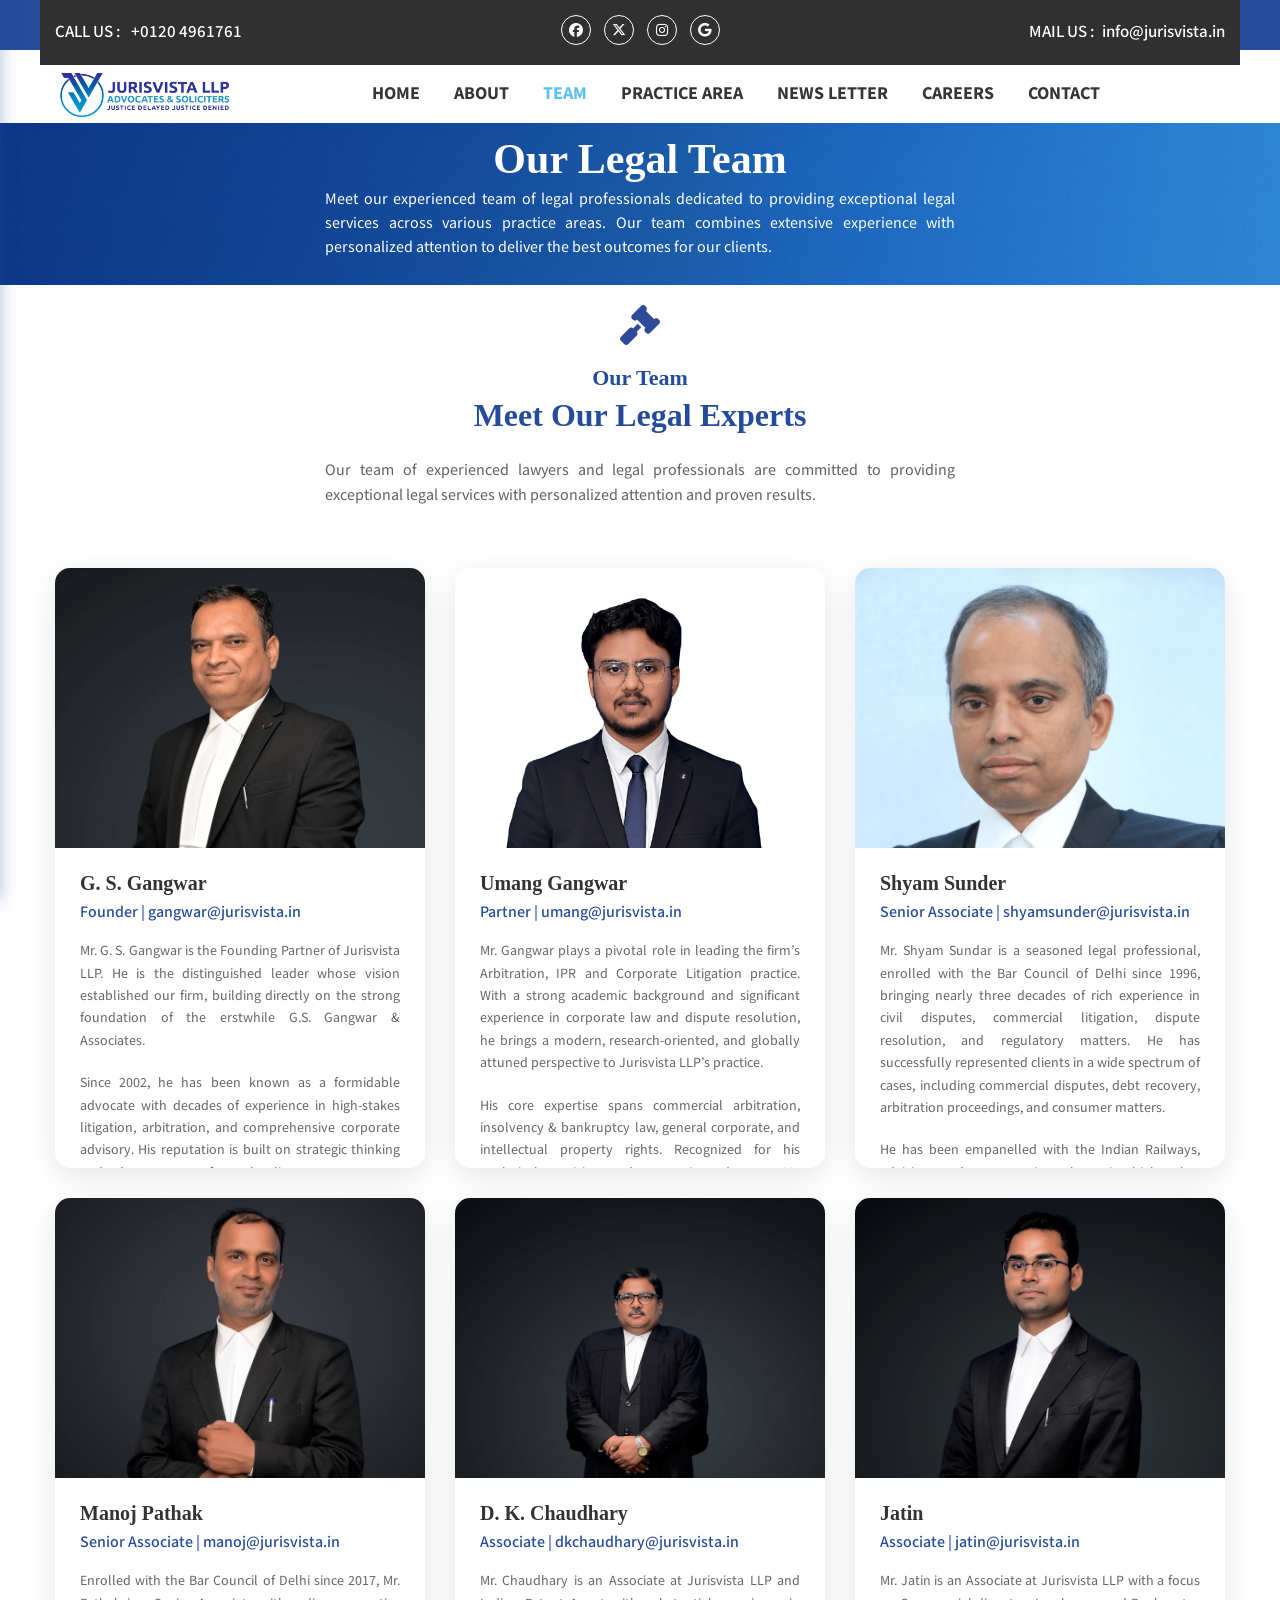
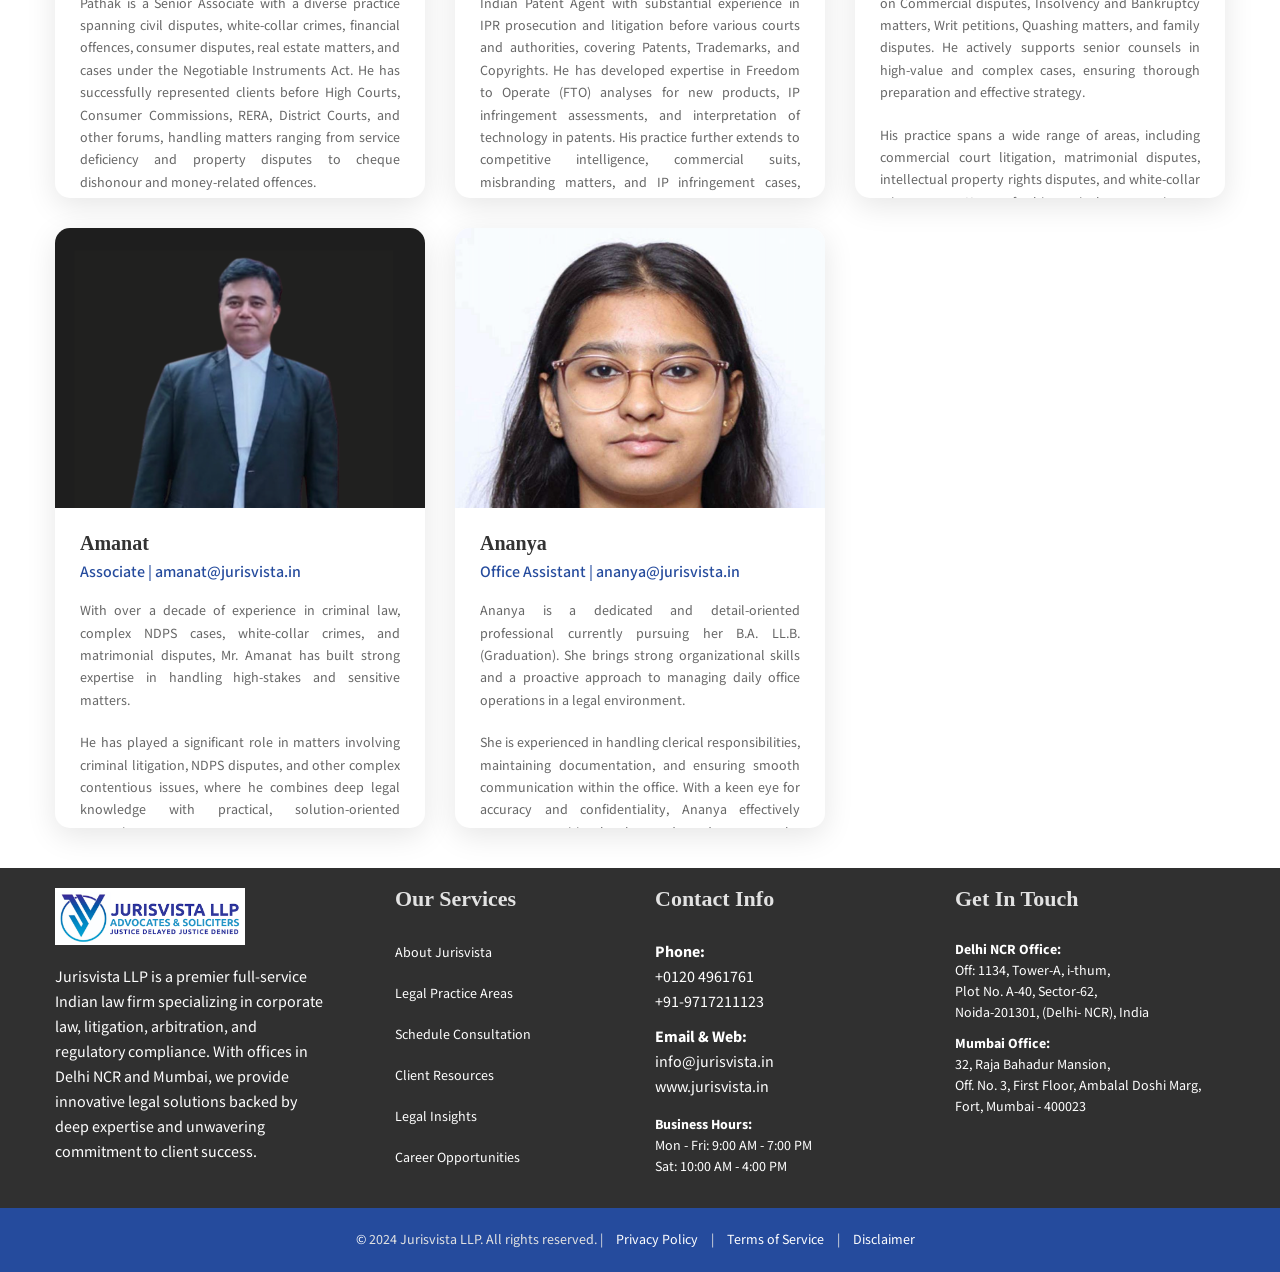
<file: team.html>
<!DOCTYPE html>
<html class="no-js" lang="en">
  <head>
    <meta charset="utf-8" />
    <meta http-equiv="x-ua-compatible" content="ie=edge" />
    <title>Our Team || G.S. Gangwar & Associates</title>
    <meta
      name="description"
      content="Meet our experienced legal team at G.S. Gangwar & Associates"
    />
    <meta name="viewport" content="width=device-width, initial-scale=1" />
    <!-- Place favicon.ico in the root directory -->
    <link rel="shortcut icon" type="image/x-icon" href="img/favicon.ico" />
    <!--All Css Here-->

    <!-- Droid Font CSS-->
    <link rel="stylesheet" href="css/droid.css" />
    <!-- Icofont CSS-->
    <link rel="stylesheet" href="css/icofont.css" />
    <!-- Font Awesome CSS-->
    <link rel="stylesheet" href="css/font-awesome.min.css" />

    <!-- Animate CSS-->
    <link rel="stylesheet" href="css/animate.css" />
    <!-- Owl Carousel CSS-->
    <link
      rel="stylesheet"
      href="https://cdnjs.cloudflare.com/ajax/libs/OwlCarousel2/2.3.4/assets/owl.carousel.min.css"
    />

    <link
      rel="stylesheet"
      href="https://cdnjs.cloudflare.com/ajax/libs/OwlCarousel2/2.3.4/assets/owl.theme.default.min.css"
    />
    <!-- Datepicker CSS-->
    <link rel="stylesheet" href="css/jquery.datepicker.css" />
    <!-- Calendar CSS-->
    <link rel="stylesheet" href="css/zabuto_calendar.css" />
    <!-- Meanmenu CSS-->
    <!-- Venobox CSS-->
    <link rel="stylesheet" href="css/venobox.css" />
    <!-- Bootstrap CSS-->
    <link rel="stylesheet" href="css/bootstrap.min.css" />
    <!-- Style CSS -->
    <link rel="stylesheet" href="style.css" />
    <!-- Responsive CSS -->
    <link rel="stylesheet" href="css/responsive.css" />

    <link
      rel="stylesheet"
      href="https://cdnjs.cloudflare.com/ajax/libs/font-awesome/6.5.0/css/all.min.css"
    />
    <!-- Modernizr Js -->
    <script src="js/vendor/modernizr-2.8.3.min.js"></script>
    <style>
      /* Added sidebar navigation styles */
      :root {
        --primary-color: #254b9d;
        --secondary-color: #019df0;
        --dark-bg: #1a1a1a;
        --sidebar-width: 280px;
      }

      /* Sidebar Styles */
      .sidebar {
        position: fixed;
        left: 0;
        top: 0;
        width: var(--sidebar-width);
        height: 100vh;
        background: linear-gradient(
          135deg,
          var(--primary-color) 0%,
          #1a3a70 100%
        );
        box-shadow: 2px 0 15px rgba(37, 75, 157, 0.3);
        z-index: 998;
        overflow-y: auto;
        padding-top: 80px;
        transition: all 0.4s cubic-bezier(0.25, 0.46, 0.45, 0.94);
        transform: translateX(-100%);
      }

      .sidebar.active {
        transform: translateX(0);
      }

      .sidebar-overlay {
        position: fixed;
        top: 0;
        left: 0;
        width: 100%;
        height: 100%;
        background: rgba(0, 0, 0, 0);
        z-index: 997;
        opacity: 0;
        visibility: hidden;
        transition: all 0.3s ease;
      }

      .sidebar-overlay.active {
        background: rgba(0, 0, 0, 0.7);
        opacity: 1;
        visibility: visible;
      }

      .sidebar-nav {
        list-style: none;
        padding: 20px 0;
        margin: 0;
      }

      .sidebar-nav li {
        margin: 0;
      }

      .sidebar-nav a {
        display: flex;
        align-items: center;
        padding: 18px 25px;
        color: #ffffff;
        text-decoration: none;
        font-size: 15px;
        font-weight: 600;
        transition: all 0.3s ease;
        border-left: 4px solid transparent;
        position: relative;
      }

      .sidebar-nav a:hover {
        background: rgba(255, 255, 255, 0.1);
        border-left-color: var(--secondary-color);
        padding-left: 35px;
        color: var(--secondary-color);
      }

      .sidebar-nav a i {
        margin-right: 15px;
        font-size: 18px;
        width: 25px;
        text-align: center;
      }

      .sidebar-nav a.active {
        background: rgba(255, 255, 255, 0.15);
        border-left-color: var(--secondary-color);
        color: var(--secondary-color);
      }

      /* Hamburger Menu Styles */
      .sidebar-toggle {
        display: none;
        width: 50px;
        height: 50px;
        background: none;
        border: none;
        cursor: pointer;
        flex-direction: column;
        justify-content: center;
        align-items: center;
        z-index: 999;
        position: relative;
      }

      .sidebar-toggle span {
        width: 28px;
        height: 3px;
        background: var(--primary-color);
        margin: 4px 0;
        transition: all 0.3s ease;
        border-radius: 2px;
        display: block;
      }

      .sidebar-toggle.active span:nth-child(1) {
        transform: rotate(45deg) translate(8px, 8px);
      }

      .sidebar-toggle.active span:nth-child(2) {
        opacity: 0;
      }

      .sidebar-toggle.active span:nth-child(3) {
        transform: rotate(-45deg) translate(7px, -7px);
      }

      /* Header Top Area adjustment */
      .header-bottom-area {
        position: relative;
        z-index: 100;
      }

      /* Main content wrapper */
      body.sidebar-open {
        overflow: hidden;
      }

      /* Responsive adjustments */

      @media (max-width: 992px) {
        .header-menu-area ul.main-menu {
          flex-direction: column;
          gap: 0;
        }
      }
      @media (max-width: 768px) {
        .main-menu {
          flex-direction: column;
          gap: 0;
        }
      }

      /* Updated sidebar toggle positioning for 768-984px range */
      @media (max-width: 984px) and (min-width: 768px) {
        .sidebar-toggle {
          display: flex;
          position: absolute;
          top: 50%;
          left: 15px;
          transform: translateY(-50%);
          z-index: 1001;
        }

        .header-menu-area {
          display: none;
        }

        .sidebar {
          width: var(--sidebar-width);
        }

        .header-logo {
          text-align: center;
          position: relative;
          padding-left: 60px;
        }

        .header-bottom-area .row {
          position: relative;
        }
      }

      @media (max-width: 768px) {
        .header-logo {
          position: relative;
          display: flex;
          align-items: center;
          height: 60px;
        }
        .sidebar-toggle {
          display: flex;
          position: absolute;
          left: 0;
          top: 50%;
          transform: translateY(-50%);
          z-index: 1001;
          margin-left: 0;
          margin-right: 12px;
          background: rgba(255, 255, 255, 0.95);
          border: 2px solid var(--primary-color);
          box-shadow: 0 2px 8px rgba(0, 0, 0, 0.12);
          border-radius: 8px;
        }
        .header-logo img {
          margin-left: 60px;
        }
      }

      @media (max-width: 576px) {
        :root {
          --sidebar-width: 250px;
        }

        .sidebar-nav a {
          padding: 15px 20px;
          font-size: 14px;
        }

        .sidebar-nav a i {
          margin-right: 12px;
          font-size: 16px;
        }

        .sidebar-toggle {
          width: 44px;
          height: 44px;
          top: 50%;
          left: 0;
          transform: translateY(-50%);
        }
      }

      /* Loading Animation */
      .page-loader {
        position: fixed;
        top: 0;
        left: 0;
        width: 100%;
        height: 100%;
        background: #111d1b;
        z-index: 9999;
        display: flex;
        justify-content: center;
        align-items: center;
        animation: fadeOut 1s ease-in-out 2s forwards;
      }

      .spinner {
        width: 50px;
        height: 50px;
        border: 3px solid rgba(255, 255, 255, 0.3);
        border-top: 3px solid #fff;
        border-radius: 50%;
        animation: spin 1s linear infinite;
        margin: 0 auto 20px;
      }

      @keyframes spin {
        0% {
          transform: rotate(0deg);
        }

        100% {
          transform: rotate(360deg);
        }
      }

      @keyframes fadeOut {
        to {
          opacity: 0;
          visibility: hidden;
        }
      }

      /* Enhanced animations from main page */
      @keyframes fadeInUp {
        from {
          transform: translateY(50px);
          opacity: 0;
        }
        to {
          transform: translateY(0);
          opacity: 1;
        }
      }

      @keyframes fadeInDown {
        from {
          transform: translateY(-50px);
          opacity: 0;
        }
        to {
          transform: translateY(0);
          opacity: 1;
        }
      }

      @keyframes slideInLeft {
        from {
          transform: translateX(-100px);
          opacity: 0;
        }
        to {
          transform: translateX(0);
          opacity: 1;
        }
      }

      @keyframes slideInRight {
        from {
          transform: translateX(100px);
          opacity: 0;
        }
        to {
          transform: translateX(0);
          opacity: 1;
        }
      }

      @keyframes pulse {
        0%,
        100% {
          transform: scale(1);
        }
        50% {
          transform: scale(1.05);
        }
      }

      @keyframes rotateIn {
        from {
          transform: rotate(-200deg);
          opacity: 0;
        }
        to {
          transform: rotate(0);
          opacity: 1;
        }
      }

      /* Scroll Animations */
      .animate-on-scroll {
        opacity: 0;
        transform: translateY(50px);
        transition: all 0.8s ease;
      }

      .animate-on-scroll.animated {
        opacity: 1;
        transform: translateY(0);
      }

      /* Background Animations */
      .bg-animate {
        background-size: 120% 120%;
        animation: backgroundMove 20s ease-in-out infinite;
      }

      @keyframes backgroundMove {
        0%,
        100% {
          background-position: 0% 50%;
        }
        50% {
          background-position: 100% 50%;
        }
      }

      .social-link {
        transition: all 0.3s ease;
        display: inline-block;
      }

      .social-link:hover {
        transform: translateY(-3px) scale(1.2);
        color: #019df0;
      }

      .glow-on-hover {
        transition: all 0.3s ease;
      }

      .glow-on-hover:hover {
        box-shadow: 0 0 20px rgba(53, 191, 255, 0.666);
        text-shadow: 0 0 10px rgba(53, 127, 255, 0.518);
      }

      .main-menu li {
        animation: fadeInUp 0.6s ease-out both;
      }

      .main-menu li:nth-child(1) {
        animation-delay: 1.2s;
      }
      .main-menu li:nth-child(2) {
        animation-delay: 1.3s;
      }
      .main-menu li:nth-child(3) {
        animation-delay: 1.4s;
      }
      .main-menu li:nth-child(4) {
        animation-delay: 1.5s;
      }
      .main-menu li:nth-child(5) {
        animation-delay: 1.6s;
      }
      .main-menu li:nth-child(6) {
        animation-delay: 1.7s;
      }
      .main-menu li:nth-child(7) {
        animation-delay: 1.8s;
      }

      .main-menu a {
        position: relative;
        transition: all 0.3s ease;
        overflow: hidden;
      }

      .main-menu a::before {
        content: "";
        position: absolute;
        bottom: 0;
        left: -100%;
        width: 100%;
        height: 2px;
        background: linear-gradient(90deg, #019df0, #254b9d);
        transition: left 0.3s ease;
      }

      .main-menu a:hover::before {
        left: 0;
      }
      .main-menu a:hover {
        transform: translateY(-2px);
        color: #019df0;
      }

      /* Fixed team card sizing to auto-adjust height and show all content */
      .team-member {
        background: #fff;
        border-radius: 15px;
        box-shadow: 0 8px 30px rgba(0, 0, 0, 0.1);
        transition: all 0.4s ease;
        margin-bottom: 30px;
        overflow: hidden;
        height: 600px; /* Fixed height */
        max-width: 400px;
        margin-left: auto;
        margin-right: auto;
        display: flex;
        flex-direction: column;
        position: relative;
        animation: fadeInUp 0.8s ease-out both;
        cursor: pointer; /* Add cursor pointer for clickability */
      }

      /* Stagger animation for team cards */
      .team-member:nth-child(1) {
        animation-delay: 0.2s;
      }
      .team-member:nth-child(2) {
        animation-delay: 0.4s;
      }
      .team-member:nth-child(3) {
        animation-delay: 0.6s;
      }
      .team-member:nth-child(4) {
        animation-delay: 0.8s;
      }

      .team-member:hover {
        transform: translateY(-15px) scale(1.02);
        box-shadow: 0 20px 50px rgba(37, 75, 157, 0.2);
        border: 2px solid rgba(37, 75, 157, 0.15);
      }

      .team-member::before {
        content: "";
        position: absolute;
        top: 0;
        left: -100%;
        width: 100%;
        height: 100%;
        background: linear-gradient(
          90deg,
          transparent,
          rgba(53, 117, 255, 0.1),
          transparent
        );
        transition: left 0.6s ease;
        z-index: 1;
      }

      .team-member:hover::before {
        left: 100%;
      }

      .team-member-img {
        position: relative;
        overflow: hidden;
        height: 280px; /* Fixed height for all images */
        width: 100%;
        flex-shrink: 0;
      }

      .team-member-img img {
        width: 100%;
        height: 100%;
        object-fit: cover;
        transition: all 0.4s ease;
      }

      .team-member:hover .team-member-img img {
        filter: brightness(1.1);
      }

      .team-member-content {
        padding: 25px;
        flex: 1;
        display: flex;
        flex-direction: column;
        justify-content: flex-start; /* Changed from space-between to flex-start */
        position: relative;
        overflow: visible; /* Scroll content within fixed card height */
      }

      /* Added styles for better content spacing */
      .team-member-content h3 {
        margin-bottom: 8px;
        color: #333;
        font-size: 20px;
        font-weight: 600;
      }

      .team-member-content .position {
        color: #254b9d;
        font-weight: 500;
        margin-bottom: 15px;
        font-size: 16px;
      }

      .team-member-content p {
        margin-bottom: 20px;
        line-height: 1.6;
        color: #666;
      }

      .team-contact-info {
        margin-bottom: 20px;
      }

      .contact-item {
        margin-bottom: 8px;
        display: flex;
        align-items: center;
        font-size: 14px;
      }

      .contact-item i {
        margin-right: 10px;
        color: #254b9d;
        width: 16px;
      }

      .practice-areas,
      .education-section {
        margin-bottom: 15px;
      }

      .practice-areas h5,
      .education-section h5 {
        color: #333;
        margin-bottom: 10px;
        font-size: 16px;
        font-weight: 600;
      }

      .practice-areas ul,
      .education-section ul {
        list-style: none;
        padding: 0;
        margin: 0;
      }

      .practice-areas li,
      .education-section li {
        padding: 4px 0;
        color: #666;
        font-size: 14px;
        position: relative;
        padding-left: 15px;
      }

      .practice-areas li:before,
      .education-section li:before {
        content: "•";
        color: #254b9d;
        position: absolute;
        left: 0;
      }

      .practice-areas ul li:hover {
        color: #019df0;
        transform: translateX(3px);
      }

      .education-section ul li:hover {
        color: #019df0;
      }

      /* Section title animations */
      .section-title {
        animation: fadeInDown 1s ease-out both;
      }

      .section-title img {
        animation: rotateIn 1s ease-out 0.5s both;
      }

      /* Page banner animations */
      .page-banner-content h2 {
        animation: fadeInUp 1s ease-out 0.3s both;
      }

      .page-banner-content p {
        animation: fadeInUp 1s ease-out 0.5s both;
      }

      .breadcrumb-pagination {
        animation: fadeInUp 1s ease-out 0.7s both;
      }

      /* Fun factor animations */
      .fun-factor-wrap {
        animation: fadeInUp 0.8s ease-out both;
        transition: all 0.3s ease;
      }

      .fun-factor-wrap:nth-child(1) {
        animation-delay: 0.2s;
      }
      .fun-factor-wrap:nth-child(2) {
        animation-delay: 0.4s;
      }
      .fun-factor-wrap:nth-child(3) {
        animation-delay: 0.6s;
      }
      .fun-factor-wrap:nth-child(4) {
        animation-delay: 0.8s;
      }
      .fun-factor-wrap:nth-child(5) {
        animation-delay: 1s;
      }

      .fun-factor-wrap:hover {
        transform: translateY(-10px) scale(1.05);
        color: #254b9d;
      }

      /* Footer animations */
      .footer-container {
        animation: fadeInUp 1s ease-out both;
      }

      .single-footer-widget {
        animation: fadeInUp 0.8s ease-out both;
      }

      .single-footer-widget:nth-child(1) {
        animation-delay: 0.2s;
      }
      .single-footer-widget:nth-child(2) {
        animation-delay: 0.4s;
      }
      .single-footer-widget:nth-child(3) {
        animation-delay: 0.6s;
      }
      .single-footer-widget:nth-child(4) {
        animation-delay: 0.8s;
      }

      /* Responsive adjustments */
      @media (max-width: 768px) {
        .team-member {
          height: 600px;
          min-height: 600px;
        }

        .team-member:hover {
          transform: translateY(-10px);
        }

        .team-member-content p {
          -webkit-line-clamp: 4;
        }
      }

      /* Added modal styles for lawyer detail pages */
      .lawyer-modal {
        display: none;
        position: fixed;
        z-index: 1000;
        left: 0;
        top: 0;
        width: 100%;
        height: 100%;
        background-color: rgba(0, 0, 0, 0.8);
        animation: fadeIn 0.3s ease;
      }

      .lawyer-modal.active {
        display: flex;
        align-items: center;
        justify-content: center;
      }

      .modal-content {
        background: #fff;
        border-radius: 20px;
        max-width: 800px;
        width: 90%;
        max-height: 90vh;
        overflow-y: auto;
        position: relative;
        animation: slideInUp 0.4s ease;
        box-shadow: 0 20px 60px rgba(0, 0, 0, 0.3);
      }

      .modal-header {
        padding: 30px;
        border-bottom: 1px solid #eee;
        display: flex;
        align-items: center;
        gap: 20px;
      }

      .modal-header img {
        width: 120px;
        height: 120px;
        border-radius: 50%;
        object-fit: cover;
      }

      .modal-header-info h2 {
        margin: 0 0 5px 0;
        color: #333;
        font-size: 28px;
      }

      .modal-header-info .position {
        color: #254b9d;
        font-size: 18px;
        font-weight: 500;
      }

      .modal-body {
        padding: 30px;
      }

      .modal-section {
        margin-bottom: 30px;
      }

      .modal-section h3 {
        color: #333;
        margin-bottom: 15px;
        font-size: 20px;
        border-bottom: 2px solid #254b9d;
        padding-bottom: 5px;
      }

      .close-modal {
        position: absolute;
        top: 20px;
        right: 25px;
        font-size: 30px;
        cursor: pointer;
        color: #999;
        transition: color 0.3s ease;
      }

      .close-modal:hover {
        color: #254b9d;
      }

      @keyframes fadeIn {
        from {
          opacity: 0;
        }
        to {
          opacity: 1;
        }
      }

      @keyframes slideInUp {
        from {
          opacity: 0;
          transform: translateY(50px) scale(0.9);
        }
        to {
          opacity: 1;
          transform: translateY(0) scale(1);
        }
      }
    </style>
  </head>

  <body>
    <!--[if lt IE 8]>
      <p class="browserupgrade">
        You are using an <strong>outdated</strong> browser. Please
        <a href="http://browsehappy.com/">upgrade your browser</a> to improve
        your experience.
      </p>
    <![endif]-->

    <!-- Added page loader with animation -->
    <div class="page-loader">
      <div class="loader-content">
        <div class="spinner"></div>
        <h3>Loading...</h3>
      </div>
    </div>

    <div class="wrapper">
      <!--Header Area Start-->
      <header>
        <div class="header-container">
          <!--Header Top Area Start-->
          <div class="header-top-area default-bg">
            <div class="container">
              <div class="row">
                <div class="header-top-wrap col-12">
                  <div class="row">
                    <!--Header Top Left Area Start-->
                    <div class="col-md-4 col-xl-3">
                      <div class="header-top-left">
                        <p class="glow-on-hover">
                          CALL US : <a href="#"> +0120 4961761</a>
                        </p>
                      </div>
                    </div>
                    <!--Header Top Left Area End-->
                    <!--Header Top Middle Area Start-->
                    <div class="col-md-4 col-xl-6">
                      <div class="header-top-middle text-center">
                        <ul class="social-link">
                          <li>
                            <a href="#" class="social-link"
                              ><i class="fa-brands fa-facebook"></i
                            ></a>
                          </li>
                          <li>
                            <a href="#" class="social-link"
                              ><i class="fa-brands fa-x-twitter"></i
                            ></a>
                          </li>
                          <li>
                            <a
                              href="https://www.instagram.com/jurisvistallp?igsh=MXJzMjhxdXQ4bXhnaw%3D%3D&utm_source=qr"
                              class="social-link"
                              ><i class="fa-brands fa-instagram"></i
                            ></a>
                          </li>
                          <li>
                            <a href="#" class="social-link"
                              ><i class="fa-brands fa-google"></i
                            ></a>
                          </li>
                        </ul>
                      </div>
                    </div>
                    <!--Header Top Middle Area End-->
                    <!--Header Top Right Area Start-->
                    <div class="col-md-4 col-xl-3">
                      <div class="header-top-right">
                        <p class="glow-on-hover">
                          MAIL US :<a href="#">info@jurisvista.in</a>
                        </p>
                      </div>
                    </div>
                    <!--Header Top Right Area End-->
                  </div>
                </div>
              </div>
            </div>
          </div>
          <!--Header Top Area End-->
          <!--Header Bottom Area Start-->
          <div class="header-bottom-area header-sticky">
            <div class="container">
              <div class="row">
                <!--Header Logo Start-->
                <div class="col-md-3">
                  <div class="header-logo">
                    <!--Sidebar Toggle Button-->
                    <button class="sidebar-toggle" id="sidebarToggle">
                      <span></span>
                      <span></span>
                      <span></span>
                    </button>
                    <a href="index.html"
                      ><img
                        src="img/bg/logojv4.png"
                        style="max-width: 180px; min-height: 50px"
                        alt=""
                    /></a>
                  </div>
                </div>
                <!--Header Logo End-->
                <!--Header Menu Start-->
                <div class="col-md-9">
                  <div class="header-menu-area">
                    <nav>
                      <ul class="main-menu">
                        <li>
                          <a href="index.html" class="nav-link-bold">HOME</a>
                        </li>
                        <li>
                          <a href="about.html" class="nav-link-bold">ABOUT</a>
                        </li>
                        <li class="active">
                          <a href="team.html" class="nav-link-bold">TEAM</a>
                        </li>
                        <li>
                          <a href="service.html" class="nav-link-bold"
                            >PRACTICE AREA</a
                          >
                        </li>
                        <li>
                          <a href="blog.html" class="nav-link-bold"
                            >NEWS LETTER</a
                          >
                        </li>
                        <li>
                          <a href="careers.html" class="nav-link-bold"
                            >CAREERS</a
                          >
                        </li>
                        <li>
                          <a href="contact.html" class="nav-link-bold"
                            >CONTACT</a
                          >
                        </li>
                      </ul>
                    </nav>
                  </div>
                </div>
                <!--Header Menu End-->
              </div>
              <div class="row">
                <div class="col-12">
                  <!--Mobile Menu Area Start-->
                  <div class="mobile-menu d-lg-none d-xl-none"></div>
                  <!--Mobile Menu Area End-->
                </div>
              </div>
            </div>
          </div>
          <!--Header Bottom Area End-->
        </div>
      </header>

      <!--Sidebar Overlay-->
      <div class="sidebar-overlay" id="sidebarOverlay"></div>

      <!--Sidebar Navigation-->
      <nav class="sidebar" id="sidebar">
        <ul class="sidebar-nav">
          <li>
            <a href="index.html" class="nav-link"
              ><i class="fa fa-home"></i> HOME</a
            >
          </li>
          <li>
            <a href="about.html" class="nav-link"
              ><i class="fa fa-info-circle"></i> ABOUT</a
            >
          </li>
          <li>
            <a href="team.html" class="nav-link active"
              ><i class="fa fa-users"></i> TEAM</a
            >
          </li>
          <li>
            <a href="service.html" class="nav-link"
              ><i class="fa fa-briefcase"></i> PRACTICE AREA</a
            >
          </li>
          <li>
            <a href="blog.html" class="nav-link"
              ><i class="fa fa-newspaper-o"></i> NEWS LETTER</a
            >
          </li>
          <li>
            <a href="careers.html" class="nav-link"
              ><i class="fa fa-graduation-cap"></i> CAREERS</a
            >
          </li>
          <li>
            <a href="contact.html" class="nav-link"
              ><i class="fa fa-envelope"></i> CONTACT</a
            >
          </li>
        </ul>
      </nav>
      <!--Header Area End-->

      <!-- Page Banner Area Start-->
      <div class="page-banner-area bg-img-3 pt-15 pb-10 bg-animate">
        <div class="container">
          <div class="row">
            <div class="page-banner-content col-12 text-center">
              <h2>Our Legal Team</h2>
              <p class="text-justify">
                Meet our experienced team of legal professionals dedicated to
                providing exceptional legal services across various practice
                areas. Our team combines extensive experience with personalized
                attention to deliver the best outcomes for our clients.
              </p>
            </div>
          </div>
        </div>
      </div>
      <!-- Page Banner Area End-->

      <!-- Team Section Start -->
      <div class="team-area pt-20 pb-10">
        <div class="container">
          <div class="row">
            <div class="col-12">
              <!--Section Title Start-->
              <div class="section-title mb-60 text-center animate-on-scroll">
                <i
                  class="fa fa-gavel"
                  style="color: #2e4a98; font-size: 40px"
                ></i>
                <h4>Our Team</h4>
                <h2>Meet Our Legal Experts</h2>
                <p class="text-justify">
                  Our team of experienced lawyers and legal professionals are
                  committed to providing exceptional legal services with
                  personalized attention and proven results.
                </p>
              </div>
              <!--Section Title End-->
            </div>
          </div>

          <div class="row">
            <!-- G.S. Gangwar - Founder -->
            <div class="col-lg-4 col-md-6">
              <div
                class="team-member animate-on-scroll"
                onclick="openLawyerModal('gangwar')"
              >
                <div class="team-member-img">
                  <img src="img/team/team1.jpg" alt="G.S. Gangwar" />
                </div>
                <div class="team-member-content">
                  <h3>G. S. Gangwar</h3>
                  <div class="position">Founder | gangwar@jurisvista.in</div>

                  <p class="text-justify">
                    Mr. G. S. Gangwar is the Founding Partner of Jurisvista LLP.
                    He is the distinguished leader whose vision established our
                    firm, building directly on the strong foundation of the
                    erstwhile G.S. Gangwar & Associates.
                  </p>
                  <p class="text-justify">
                    Since 2002, he has been known as a formidable advocate with
                    decades of experience in high-stakes litigation,
                    arbitration, and comprehensive corporate advisory. His
                    reputation is built on strategic thinking and a deep mastery
                    of complex disputes.
                  </p>
                  <p class="text-justify">
                    Mr. Gangwar has successfully represented clients before the
                    Supreme Court of India, High Courts, and numerous Tribunals
                    across the country. His core practice focuses on Commercial
                    Disputes, Arbitration, IPR (Intellectual Property Rights),
                    and Regulatory matters.
                  </p>

                  <p class="text-justify">
                    As a respected trusted advisor, his leadership ensures the
                    entire firm operates with the highest standards of integrity
                    and precision, delivering world-class legal representation
                    to every client.
                  </p>

                  <div class="team-contact-info">
                    <div class="contact-item">
                      <i class="fa fa-map-marker"></i>
                      <span>Noida, India</span>
                    </div>
                    <div class="contact-item">
                      <i class="fa fa-phone"></i>
                      <a href="tel:+919717211123">+91-9717211123</a>
                    </div>
                  </div>

                  <div class="practice-areas">
                    <h5>Practice Areas:</h5>
                    <ul>
                      <li>Commercial Disputes</li>
                      <li>Arbitration,</li>
                      <li>IPR (Intellectual Property Rights)</li>
                      <li>Regulatory matters</li>
                    </ul>
                  </div>

                  <div class="education-section">
                    <h5>Education:</h5>
                    <ul>
                      <li>B.Sc. (Ag.), Kanpur University</li>
                      <li>LL.B., University of Delhi (2001)</li>
                    </ul>
                  </div>
                </div>
              </div>
            </div>

            <!-- Umang Gangwar - Partner -->
            <div class="col-lg-4 col-md-6">
              <div
                class="team-member animate-on-scroll"
                onclick="openLawyerModal('umang')"
              >
                <div class="team-member-img">
                  <img src="img/team/team2.jpg" alt="Umang Gangwar" />
                </div>
                <div class="team-member-content">
                  <h3>Umang Gangwar</h3>
                  <div class="position">Partner | umang@jurisvista.in</div>

                  <p class="text-justify">
                    Mr. Gangwar plays a pivotal role in leading the firm’s
                    Arbitration, IPR and Corporate Litigation practice. With a
                    strong academic background and significant experience in
                    corporate law and dispute resolution, he brings a modern,
                    research-oriented, and globally attuned perspective to
                    Jurisvista LLP’s practice.
                  </p>
                  <p class="text-justify">
                    His core expertise spans commercial arbitration, insolvency
                    & bankruptcy law, general corporate, and intellectual
                    property rights. Recognized for his analytical precision and
                    persuasive advocacy, Mr. Gangwar has successfully advised
                    and represented clients before various courts and tribunals
                    across India.
                  </p>
                  <p class="text-justify">
                    As a dynamic young leader, he blends innovative,
                    forward-looking solutions with the enduring strengths of
                    traditional advocacy, ensuring that the firm remains both
                    adaptive and future-ready in an evolving legal landscape.
                  </p>

                  <div class="team-contact-info">
                    <div class="contact-item">
                      <i class="fa fa-map-marker"></i>
                      <span>Delhi, India</span>
                    </div>
                    <div class="contact-item">
                      <i class="fa fa-phone"></i>
                      <a href="tel:+919810211123">+91-9810211123</a>
                    </div>
                  </div>

                  <div class="practice-areas">
                    <h5>Practice Areas:</h5>
                    <ul>
                      <li>Commercial Arbitration</li>
                      <li>Insolvency & Bankruptcy</li>
                      <li>Corporate Advisory</li>
                    </ul>
                  </div>

                  <div class="education-section">
                    <h5>Education:</h5>
                    <ul>
                      <li>LL.M., National Law University</li>
                      <li>LL.B., University of Delhi</li>
                    </ul>
                  </div>
                </div>
              </div>
            </div>

            <!-- Shyam Sunder - Senior Associate -->
            <div class="col-lg-4 col-md-6">
              <div
                class="team-member animate-on-scroll"
                onclick="openLawyerModal('shyam')"
              >
                <div class="team-member-img">
                  <img src="img/team/team3.jpg" alt="Shyam Sunder" />
                </div>
                <div class="team-member-content">
                  <h3>Shyam Sunder</h3>
                  <div class="position">
                    Senior Associate | shyamsunder@jurisvista.in
                  </div>
                  <p class="text-justify">
                    Mr. Shyam Sundar is a seasoned legal professional, enrolled
                    with the Bar Council of Delhi since 1996, bringing nearly
                    three decades of rich experience in civil disputes,
                    commercial litigation, dispute resolution, and regulatory
                    matters. He has successfully represented clients in a wide
                    spectrum of cases, including commercial disputes, debt
                    recovery, arbitration proceedings, and consumer matters.
                  </p>
                  <p class="text-justify">
                    He has been empanelled with the Indian Railways, advising
                    and representing them in high-stakes disputes, an engagement
                    that has significantly broadened his sectoral expertise. His
                    practice spans multiple forums, with appearances before
                    various High Courts across India.
                  </p>
                  <p class="text-justify">
                    Alongside his courtroom practice, he is actively engaged in
                    transactional advisory, contract negotiation, and drafting,
                    ensuring clients remain compliant with regulatory
                    requirements while safeguarding their commercial interests.
                  </p>
                  <p class="text-justify">
                    With his extensive experience, balanced approach, and strong
                    advocacy skills, Mr. Shyam Sundar delivers practical,
                    business-oriented, and comprehensive legal solutions to a
                    wide range of corporate and individual clients.
                  </p>
                  <div class="team-contact-info">
                    <div class="contact-item">
                      <i class="fa fa-map-marker"></i>
                      <span>Delhi, India</span>
                    </div>
                    <div class="contact-item">
                      <i class="fa fa-phone"></i>
                      <a href="tel:+91-98102 11123">+91-98102 11123</a>
                    </div>
                  </div>

                  <div class="practice-areas">
                    <h5>Practice Areas:</h5>
                    <ul>
                      <li>Corporate Law</li>
                      <li>Arbitration</li>
                      <li>Regulatory Matters</li>
                      <li>Debt Recovery</li>
                    </ul>
                  </div>

                  <div class="education-section">
                    <h5>Education:</h5>
                    <ul>
                      <li>B.A., Delhi University</li>
                      <li>LL.B., Rohilkhand University (1996)</li>
                    </ul>
                  </div>
                </div>
              </div>
            </div>

            <!-- Manoj Pathak - Senior Associate -->
            <div class="col-lg-4 col-md-6">
              <div
                class="team-member animate-on-scroll"
                onclick="openLawyerModal('manoj')"
              >
                <div class="team-member-img">
                  <img src="img/team/team4.jpg" alt="Manoj Pathak" />
                </div>
                <div class="team-member-content">
                  <h3>Manoj Pathak</h3>
                  <div class="position">
                    Senior Associate | manoj@jurisvista.in
                  </div>
                  <p class="text-justify">
                    Enrolled with the Bar Council of Delhi since 2017, Mr.
                    Pathak is a Senior Associate with a diverse practice
                    spanning civil disputes, white-collar crimes, financial
                    offences, consumer disputes, real estate matters, and cases
                    under the Negotiable Instruments Act. He has successfully
                    represented clients before High Courts, Consumer
                    Commissions, RERA, District Courts, and other forums,
                    handling matters ranging from service deficiency and
                    property disputes to cheque dishonour and money-related
                    offences.
                  </p>
                  <p class="text-justify">
                    Known for his dedication, strategic approach, and
                    client-first mindset, Mr. Pathak ensures robust
                    representation both in litigation and pre-litigation
                    advisory, helping clients safeguard their rights while
                    minimizing risks. His expertise also extends to family law
                    and service matters, making him a versatile and dependable
                    member of the firm's litigation team.
                  </p>
                  <p class="text-justify">
                    With a proven record of delivering favourable outcomes, he
                    blends practical legal insight with persuasive advocacy,
                    ensuring clients receive comprehensive, solution-oriented,
                    and business-sensitive legal support across a wide range of
                    disputes.
                  </p>
                  <div class="team-contact-info">
                    <div class="contact-item">
                      <i class="fa fa-map-marker"></i>
                      <span>Noida, India</span>
                    </div>
                    <div class="contact-item">
                      <i class="fa fa-phone"></i>
                      <a href="tel:+918368258022">+91-8368258022</a>
                    </div>
                  </div>

                  <div class="practice-areas">
                    <h5>Practice Areas:</h5>
                    <ul>
                      <li>Criminal Law</li>
                      <li>Consumer Disputes</li>
                      <li>Real Estate Matters</li>
                      <li>NI Act Cases</li>
                    </ul>
                  </div>

                  <div class="education-section">
                    <h5>Education:</h5>
                    <ul>
                      <li>B.A., Delhi University</li>
                      <li>LL.B., Ch. Charan Singh University (2016)</li>
                    </ul>
                  </div>
                </div>
              </div>
            </div>

            <!-- D.K. Chaudhary - Associate -->
            <div class="col-lg-4 col-md-6">
              <div
                class="team-member animate-on-scroll"
                onclick="openLawyerModal('dkchaudhary')"
              >
                <div class="team-member-img">
                  <img src="img/team/team5.jpg" alt="D.K. Chaudhary" />
                </div>
                <div class="team-member-content">
                  <h3>D. K. Chaudhary</h3>
                  <div class="position">
                    Associate | dkchaudhary@jurisvista.in
                  </div>
                  <p class="text-justify">
                    Mr. Chaudhary is an Associate at Jurisvista LLP and Indian
                    Patent Agent with substantial experience in IPR prosecution
                    and litigation before various courts and authorities,
                    covering Patents, Trademarks, and Copyrights. He has
                    developed expertise in Freedom to Operate (FTO) analyses for
                    new products, IP infringement assessments, and
                    interpretation of technology in patents. His practice
                    further extends to competitive intelligence, commercial
                    suits, misbranding matters, and IP infringement cases, along
                    with advising on international and domestic agreements. With
                    his strong technical insight and legal acumen, Mr. Chaudhary
                    delivers effective strategies and solutions that align with
                    both business and legal objectives of the clients.
                  </p>

                  <div class="team-contact-info">
                    <div class="contact-item">
                      <i class="fa fa-map-marker"></i>
                      <span>Delhi, India</span>
                    </div>
                    <div class="contact-item">
                      <i class="fa fa-phone"></i>
                      <a href="tel:+91 98736 63419">+91 98736 63419</a>
                    </div>
                  </div>

                  <div class="practice-areas">
                    <h5>Practice Areas:</h5>
                    <ul>
                      <li>patent prosecution</li>
                      <li>trademark registration</li>
                      <li>copyright protection</li>
                      <li>freedom to operate (FTO) analysis</li>
                      <li>IP infringement assessment</li>
                      <li>competitive intelligence</li>
                    </ul>
                  </div>
                </div>
              </div>
            </div>

            <!-- Jatin - Associate -->
            <div class="col-lg-4 col-md-6">
              <div
                class="team-member animate-on-scroll"
                onclick="openLawyerModal('jatin')"
              >
                <div class="team-member-img">
                  <img src="img/team/jatin.jpg" alt="Jatin" />
                </div>
                <div class="team-member-content">
                  <h3>Jatin</h3>
                  <div class="position">Associate | jatin@jurisvista.in</div>
                  <p class="text-justify">
                    Mr. Jatin is an Associate at Jurisvista LLP with a focus on
                    Commercial disputes, Insolvency and Bankruptcy matters, Writ
                    petitions, Quashing matters, and family disputes. He
                    actively supports senior counsels in high-value and complex
                    cases, ensuring thorough preparation and effective strategy.
                  </p>
                  <p class="text-justify">
                    His practice spans a wide range of areas, including
                    commercial court litigation, matrimonial disputes,
                    intellectual property rights disputes, and white-collar
                    crime matter. Known for his meticulous attention to detail
                    and methodical approach, he ensures accuracy in contractual
                    documentation, arbitration filings, and litigation
                    submissions.
                  </p>
                  <p class="text-justify">
                    By combining analytical clarity with practical legal
                    insight, Mr. Jatin provides reliable support and effective
                    solutions, assisting clients in achieving favorable outcomes
                    across diverse legal domains.
                  </p>

                  <div class="team-contact-info">
                    <div class="contact-item">
                      <i class="fa fa-map-marker"></i>
                      <span>Delhi, India</span>
                    </div>
                  </div>

                  <div class="practice-areas">
                    <h5>Practice Areas:</h5>
                    <ul>
                      <li>Commercial Court Litigation</li>
                      <li>Insolvency & Bankruptcy</li>
                      <li>Writ Petitions & Quashing Matters</li>
                      <li>Matrimonial / Family Disputes</li>
                      <li>Intellectual Property Disputes</li>
                      <li>White-collar Crime Matters</li>
                    </ul>
                  </div>
                </div>
              </div>
            </div>

            <!-- Amanat - Associate -->
            <div class="col-lg-4 col-md-6">
              <div
                class="team-member animate-on-scroll"
                onclick="openLawyerModal('amanat')"
              >
                <div class="team-member-img">
                  <img src="img/team/team14.jpg" alt="Amanat" />
                </div>
                <div class="team-member-content">
                  <h3>Amanat</h3>
                  <div class="position">Associate | amanat@jurisvista.in</div>
                  <p class="text-justify">
                    With over a decade of experience in criminal law, complex
                    NDPS cases, white-collar crimes, and matrimonial disputes,
                    Mr. Amanat has built strong expertise in handling
                    high-stakes and sensitive matters.
                  </p>
                  <p class="text-justify">
                    He has played a significant role in matters involving
                    criminal litigation, NDPS disputes, and other complex
                    contentious issues, where he combines deep legal knowledge
                    with practical, solution-oriented strategies.
                  </p>
                  <p class="text-justify">
                    Known for his thorough preparation, persuasive advocacy, and
                    client-focused approach, Mr. Amanat ensures clients receive
                    effective and comprehensive representation before diverse
                    judicial and quasi-judicial forums. His extensive experience
                    and courtroom acumen make him a trusted counsel in
                    navigating some of the most challenging disputes.
                  </p>
                  <div class="team-contact-info">
                    <div class="contact-item">
                      <i class="fa fa-map-marker"></i>
                      <span>Mumbai, India</span>
                    </div>
                  </div>

                  <div class="practice-areas">
                    <h5>Practice Areas:</h5>
                    <ul>
                      <li>Criminal Litigation</li>
                      <li>NDPS & Complex NDPS Cases</li>
                      <li>White-collar Crime</li>
                      <li>Matrimonial / Family Disputes</li>
                      <li>High-stakes Criminal Defense</li>
                    </ul>
                  </div>
                </div>
              </div>
            </div>

            <!-- **** NEW: ANANYA - OFFICE ASSISTANT **** -->
            <div class="col-lg-4 col-md-6">
              <div
                class="team-member animate-on-scroll"
                onclick="openLawyerModal('ananya')"
              >
                <div class="team-member-img">
                                    <img src="img/team/team9.jpeg" alt="Ananya image" />

                </div>
                <div class="team-member-content">
                  <h3>Ananya</h3>
                  <div class="position">Office Assistant | ananya@jurisvista.in</div>
                  <p class="text-justify">
                    Ananya is a dedicated and detail-oriented professional currently pursuing her B.A. LL.B. (Graduation). She brings strong organizational skills and a proactive approach to managing daily office operations in a legal environment.
                  </p>
                  <p class="text-justify">
                    She is experienced in handling clerical responsibilities, maintaining documentation, and ensuring smooth communication within the office. With a keen eye for accuracy and confidentiality, Ananya effectively manages sensitive legal records and supports the team in maintaining efficiency and professionalism.
                  </p>
                  <p class="text-justify">
                    Her commitment to learning, combined with her ability to multitask in a high-volume setting, makes her a reliable support resource in legal administrative functions.
                  </p>

                  <div class="team-contact-info">
                    <div class="contact-item">
                      <i class="fa fa-map-marker"></i>
                      <span>Noida, India</span>
                    </div>
                    <div class="contact-item">
                      <i class="fa fa-envelope"></i>
                      <a href="mailto:ananya@jurisvista.in">ananya@jurisvista.in</a>
                    </div>
                  </div>

                  <div class="practice-areas">
                    <h5>Practice Support Areas</h5>
                    <ul>
                      <li>Office Administration</li>
                      <li>Legal Documentation Handling</li>
                      <li>Client Coordination</li>
                      <li>Record Management</li>
                      <li>Communication Support</li>
                    </ul>
                  </div>

                  <div class="education-section">
                    <h5>Key Strengths</h5>
                    <ul>
                      <li>Detail-Oriented & Organized</li>
                      <li>Confidentiality Management</li>
                      <li>Multitasking Ability</li>
                      <li>Professional Communication</li>
                      <li>Time Management</li>
                    </ul>
                  </div>
                </div>
              </div>
            </div>

          </div>
        </div>
      </div>
      <!-- Team Section End -->

      <!--Fun Factor Area Start-->

      <!--Fun Factor Area End-->

      <footer>
        <div class="footer-container">
          <!--Footer Top Area Start-->
          <div class="footer-top-area black-bg pt-20 pb-9">
            <div class="container">
              <div class="row">
                <div class="col-md-6 col-lg-3">
                  <!--Single Footer Widget Start-->
                  <div
                    class="single-footer-widget animate-on-scroll stagger-animation"
                  >
                    <a class="footer-logo" href="index.html"
                      ><img
                        src="img/bg/logojv4.png"
                        style="max-height: 150px; max-width: 190px"
                        alt="Jurisvista LLP Logo"
                    /></a>
                    <p>
                      Jurisvista LLP is a premier full-service Indian law firm
                      specializing in corporate law, litigation, arbitration,
                      and regulatory compliance. With offices in Delhi NCR and
                      Mumbai, we provide innovative legal solutions backed by
                      deep expertise and unwavering commitment to client
                      success.
                    </p>
                  </div>
                  <!--Single Footer Widget End-->
                </div>
                <!--Single Footer Widget Start-->
                <div class="col-md-6 col-lg-3 footer-menu">
                  <div
                    class="single-footer-widget mb-30 animate-on-scroll stagger-animation"
                  >
                    <h3 class="footer-title">Our Services</h3>
                    <ul>
                      <li><a href="about.html">About Jurisvista</a></li>
                      <li><a href="service.html">Legal Practice Areas</a></li>
                      <li><a href="contact.html">Schedule Consultation</a></li>
                      <li><a href="contact.html">Client Resources</a></li>
                      <li><a href="about.html">Legal Insights</a></li>
                      <li><a href="careers.html">Career Opportunities</a></li>
                    </ul>
                  </div>
                </div>
                <!--Single Footer Widget End-->
                <!--Single Footer Widget Start-->
                <div class="col-md-6 col-lg-3">
                  <div
                    class="single-footer-widget mb-30 animate-on-scroll stagger-animation"
                  >
                    <h3 class="footer-title">Contact Info</h3>
                    <p class="contact-info">
                      <strong>Phone:</strong><br />
                      <a href="tel:+911204961761">+0120 4961761</a>
                      <a href="tel:+919717211123">+91-9717211123</a>
                    </p>
                    <p class="contact-info">
                      <strong>Email & Web:</strong><br />
                      <a href="mailto:info@jurisvista.in">info@jurisvista.in</a>
                      <a href="https://www.jurisvista.in" target="_blank"
                        >www.jurisvista.in</a
                      >
                    </p>
                    <div class="business-hours" style="margin-top: 15px">
                      <p>
                        <strong>Business Hours:</strong><br />
                        Mon - Fri: 9:00 AM - 7:00 PM<br />
                        Sat: 10:00 AM - 4:00 PM
                      </p>
                    </div>
                  </div>
                </div>
                <!--Single Footer Widget End-->
                <!--Single Footer Widget Start-->
                <div class="col-md-6 col-lg-3">
                  <div
                    class="single-footer-widget mb-30 animate-on-scroll stagger-animation"
                  >
                    <h3 class="footer-title">Get In Touch</h3>
                    <div class="contact-details">
                      <p>
                        <strong>Delhi NCR Office:</strong><br />
                        Off: 1134, Tower-A, i-thum,<br />
                        Plot No. A-40, Sector-62,<br />
                        Noida-201301, (Delhi- NCR), India
                      </p>
                      <p>
                        <strong>Mumbai Office:</strong><br />
                        32, Raja Bahadur Mansion,<br />
                        Off. No. 3, First Floor, Ambalal Doshi Marg,<br />
                        Fort, Mumbai - 400023
                      </p>
                    </div>
                  </div>
                </div>
                <!--Single Footer Widget End-->
              </div>
            </div>
          </div>
          <!--Footer Top Area End-->
          <!--Footer Bottom Area Start-->
          <div class="footer-bottom-area pt-20 pb-20">
            <div class="container text-center">
              <p class="animate-on-scroll">
                <span>&copy;</span> 2024 Jurisvista LLP. All rights reserved. |
                <a href="#" style="margin: 0 10px">Privacy Policy</a> |
                <a href="#" style="margin: 0 10px">Terms of Service</a> |
                <a href="#" style="margin: 0 10px">Disclaimer</a>
              </p>
            </div>
          </div>
          <!--Footer Bottom Area End-->
        </div>
      </footer>
      <!--Footer Area End-->
    </div>

    <!--All Js Here-->
    <!--Jquery 1.12.4-->
    <script src="https://code.jquery.com/jquery-3.6.0.min.js"></script>
    <!--Carousel-->
    <script src="https://cdnjs.cloudflare.com/ajax/libs/OwlCarousel2/2.3.4/owl.carousel.min.js"></script>
    <!--Waypoints-->
    <script src="js/waypoints.min.js"></script>
    <!--Counterup-->
    <script src="js/jquery.counterup.min.js"></script>
    <!--Meanmenu-->
    <script src="js/jquery.meanmenu.min.js"></script>
    <!--Instafeed-->
    <script src="js/instafeed.min.js"></script>
    <!--Datepicker-->
    <script src="js/jquery.datepicker.min.js"></script>
    <!--Calendar-->
    <script src="js/zabuto-calendar.min.js"></script>
    <!--ScrollUp-->
    <script src="js/jquery.scrollUp.min.js"></script>
    <!--Wow-->
    <script src="js/wow.min.js"></script>
    <!--Venobox-->
    <script src="js/venobox.min.js"></script>
    <!--Popper-->
    <script src="js/popper.min.js"></script>
    <!--Bootstrap-->
    <script src="js/bootstrap.min.js"></script>
    <!--Plugins-->
    <script src="js/plugins.js"></script>
    <!--Main Js-->
    <script src="js/main.js"></script>

    <!-- Sidebar Toggle Script -->
    <script>
      $(document).ready(function () {
        const sidebar = document.getElementById("sidebar");
        const sidebarToggle = document.getElementById("sidebarToggle");
        const sidebarOverlay = document.getElementById("sidebarOverlay");

        // Open sidebar
        sidebarToggle.addEventListener("click", function () {
          sidebar.classList.toggle("active");
          sidebarToggle.classList.toggle("active");
          sidebarOverlay.classList.toggle("active");
          document.body.style.overflow = sidebar.classList.contains("active")
            ? "hidden"
            : "auto";
        });

        // Close sidebar when overlay is clicked
        sidebarOverlay.addEventListener("click", function () {
          sidebar.classList.remove("active");
          sidebarToggle.classList.remove("active");
          sidebarOverlay.classList.remove("active");
          document.body.style.overflow = "auto";
        });

        // Close sidebar when a link is clicked
        document.querySelectorAll(".sidebar-nav a").forEach((link) => {
          link.addEventListener("click", function () {
            sidebar.classList.remove("active");
            sidebarToggle.classList.remove("active");
            sidebarOverlay.classList.remove("active");
            document.body.style.overflow = "auto";
          });
        });
      });
    </script>

    <!-- Added JavaScript functions for modal functionality -->
    <script>
      $(document).ready(function () {
        // Hide page loader after 2 seconds
        setTimeout(function () {
          $(".page-loader").fadeOut(500);
        }, 500);

        function animateOnScroll() {
          $(".animate-on-scroll").each(function () {
            var elementTop = $(this).offset().top;
            var elementBottom = elementTop + $(this).outerHeight();
            var viewportTop = $(window).scrollTop();
            var viewportBottom = viewportTop + $(window).height();

            if (elementBottom > viewportTop && elementTop < viewportBottom) {
              $(this).addClass("animated");
            }
          });
        }

        // Run on scroll
        $(window).on("scroll", animateOnScroll);
        // Run on load
        animateOnScroll();

        $(".counter").each(function (index) {
          var $this = $(this);
          var countTo = $this.text();

          setTimeout(function () {
            $({ countNum: 0 }).animate(
              {
                countNum: countTo,
              },
              {
                duration: 2000,
                easing: "swing",
                step: function () {
                  $this.text(Math.floor(this.countNum));
                },
                complete: function () {
                  $this.text(this.countNum);
                },
              }
            );
          }, index * 200); // Stagger the animations
        });

        $(".team-member").hover(
          function () {
            $(this).find(".team-member-img img").addClass("animated");
            $(this).find(".contact-item i").addClass("animated");
          },
          function () {
            $(this).find(".team-member-img img").removeClass("animated");
            $(this).find(".contact-item i").removeClass("animated");
          }
        );

        $('a[href^="#"]').on("click", function (event) {
          var target = $(this.getAttribute("href"));
          if (target.length) {
            event.preventDefault();
            $("html, body")
              .stop()
              .animate(
                {
                  scrollTop: target.offset().top - 100,
                },
                1000
              );
          }
        });
      });

      function openLawyerModal(lawyerId) {
        const modal = document.getElementById(lawyerId + "-modal");
        if (modal) {
          modal.classList.add("active");
          document.body.style.overflow = "hidden"; // Prevent background scrolling
        }
      }

      function closeLawyerModal(lawyerId) {
        const modal = document.getElementById(lawyerId + "-modal");
        if (modal) {
          modal.classList.remove("active");
          document.body.style.overflow = "auto"; // Restore scrolling
        }
      }

      // Close modal when clicking outside the content
      document.addEventListener("click", function (event) {
        if (event.target.classList.contains("lawyer-modal")) {
          const modalId = event.target.id.replace("-modal", "");
          closeLawyerModal(modalId);
        }
      });

      // Close modal with Escape key
      document.addEventListener("keydown", function (event) {
        if (event.key === "Escape") {
          const activeModal = document.querySelector(".lawyer-modal.active");
          if (activeModal) {
            const modalId = activeModal.id.replace("-modal", "");
            closeLawyerModal(modalId);
          }
        }
      });
    </script>

    <!-- Modal for Ananya (Office Assistant) -->
    <div id="ananya-modal" class="lawyer-modal">
      <div class="modal-content">
        <span class="close-modal" onclick="closeLawyerModal('ananya')">&times;</span>
        <div class="modal-header">
          
          <img src="img/team/team9.jpeg" alt="Ananya image" />

          <div class="modal-header-info">
            <h2>Ananya</h2>
            <div class="position">Office Assistant</div>
          </div>
        </div>
        <div class="modal-body">
          <div class="modal-section">
            <h3>About</h3>
            <p class="text-justify">
              Ananya is a dedicated and detail-oriented professional currently pursuing her B.A. LL.B. (Graduation). She brings strong organizational skills and a proactive approach to managing daily office operations in a legal environment.
            </p>
            <p class="text-justify">
              She is experienced in handling clerical responsibilities, maintaining documentation, and ensuring smooth communication within the office. With a keen eye for accuracy and confidentiality, Ananya effectively manages sensitive legal records and supports the team in maintaining efficiency and professionalism.
            </p>
            <p class="text-justify">
              Her commitment to learning, combined with her ability to multitask in a high-volume setting, makes her a reliable support resource in legal administrative functions.
            </p>
          </div>

          <div class="modal-section">
            <h3>Practice Support Areas</h3>
            <ul>
              <li>Office Administration</li>
              <li>Legal Documentation Handling</li>
              <li>Client Coordination</li>
              <li>Record Management</li>
              <li>Communication Support</li>
            </ul>
          </div>

          <div class="modal-section">
            <h3>Key Strengths</h3>
            <ul>
              <li>Detail-Oriented & Organized</li>
              <li>Confidentiality Management</li>
              <li>Multitasking Ability</li>
              <li>Professional Communication</li>
              <li>Time Management</li>
            </ul>
          </div>

          <div class="modal-section">
            <h3>Contact Information</h3>
            <div class="team-contact-info">
              <div class="contact-item">
                <i class="fa fa-map-marker"></i>
                <span>Noida, India</span>
              </div>
              <div class="contact-item">
                <i class="fa fa-envelope"></i>
                <a href="mailto:ananya@jurisvista.in">ananya@jurisvista.in</a>
              </div>
            </div>
          </div>
        </div>
      </div>
    </div>

    <!-- G.S. Gangwar Modal -->
    <div id="gangwar-modal" class="lawyer-modal">
      <div class="modal-content">
        <span class="close-modal" onclick="closeLawyerModal('gangwar')"
          >&times;</span
        >
        <div class="modal-header">
          <img src="img/team/team1.jpg" alt="G.S. Gangwar" />
          <div class="modal-header-info">
            <h2>G.S. Gangwar</h2>
            <div class="position">Founder</div>
          </div>
        </div>
        <div class="modal-body">
          <div class="modal-section">
            <h3>About</h3>
            <p class="text-justify">
              Mr. G. S. Gangwar is the Founding Partner of Jurisvista LLP. He is
              the distinguished leader whose vision established our firm,
              building directly on the strong foundation of the erstwhile G.S.
              Gangwar & Associates.
            </p>
            <p class="text-justify">
              Since 2002, he has been known as a formidable advocate with
              decades of experience in high-stakes litigation, arbitration, and
              comprehensive corporate advisory. His reputation is built on
              strategic thinking and a deep mastery of complex disputes.
            </p>
            <p class="text-justify">
              Mr. Gangwar has successfully represented clients before the
              Supreme Court of India, High Courts, and numerous Tribunals across
              the country. His core practice focuses on Commercial Disputes,
              Arbitration, IPR (Intellectual Property Rights), and Regulatory
              matters.
            </p>

            <p class="text-justify">
              As a respected trusted advisor, his leadership ensures the entire
              firm operates with the highest standards of integrity and
              precision, delivering world-class legal representation to every
              client.
            </p>
          </div>

          <div class="modal-section">
            <h3>Contact Information</h3>
            <div class="team-contact-info">
              <div class="contact-item">
                <i class="fa fa-map-marker"></i>
                <span>Noida, India</span>
              </div>
              <div class="contact-item">
                <i class="fa fa-envelope"></i>
                <a href="mailto:gangwar@jurisvista.in">gangwar@jurisvista.in</a>
              </div>
              <div class="contact-item">
                <i class="fa fa-phone"></i>
                <a href="tel:+919717211123">+91-9717211123</a>
              </div>
            </div>
          </div>

          <div class="modal-section">
            <h3>Practice Areas</h3>
            <ul>
              <li>Commercial Disputes</li>
              <li>Arbitration</li>
              <li>IPR (Intellectual Property Rights)</li>
              <li>Regulatory matters</li>
            </ul>
          </div>
        </div>
      </div>
    </div>

    <!-- Umang Gangwar Modal -->
    <div id="umang-modal" class="lawyer-modal">
      <div class="modal-content">
        <span class="close-modal" onclick="closeLawyerModal('umang')"
          >&times;</span
        >
        <div class="modal-header">
          <img src="img/team/team2.jpg" alt="Umang Gangwar" />
          <div class="modal-header-info">
            <h2>Umang Gangwar</h2>
            <div class="position">Partner</div>
          </div>
        </div>
        <div class="modal-body">
          <div class="modal-section">
            <h3>About</h3>
            <p class="text-justify">
              Mr. Gangwar plays a pivotal role in leading the firm’s
              Arbitration, IPR and Corporate Litigation practice. With a strong
              academic background and significant experience in corporate law
              and dispute resolution, he brings a modern, research-oriented, and
              globally attuned perspective to Jurisvista LLP’s practice.
            </p>
            <p class="text-justify">
              His core expertise spans commercial arbitration, insolvency &
              bankruptcy law, general corporate, and intellectual property
              rights. Recognized for his analytical precision and persuasive
              advocacy, Mr. Gangwar has successfully advised and represented
              clients before various courts and tribunals across India.
            </p>
            <p class="text-justify">
              As a dynamic young leader, he blends innovative, forward-looking
              solutions with the enduring strengths of traditional advocacy,
              ensuring that the firm remains both adaptive and future-ready in
              an evolving legal landscape.
            </p>
          </div>

          <div class="modal-section">
            <h3>Contact Information</h3>
            <div class="team-contact-info">
              <div class="contact-item">
                <i class="fa fa-map-marker"></i>
                <span>Delhi, India</span>
              </div>
              <div class="contact-item">
                <i class="fa fa-envelope"></i>
                <a href="mailto:umang@jurisvista.in">umang@jurisvista.in</a>
              </div>
              <div class="contact-item">
                <i class="fa fa-phone"></i>
                <a href="tel:+918318285078">+91-8318285078</a>
              </div>
            </div>
          </div>

          <div class="modal-section">
            <h3>Practice Areas</h3>
            <ul>
              <li>Commercial Arbitration</li>
              <li>Insolvency & Bankruptcy</li>
              <li>Corporate Advisory</li>
              <li>Cross-border Enforcement</li>
            </ul>
          </div>
        </div>
      </div>
    </div>

    <!-- Shyam Sunder Modal -->
    <div id="shyam-modal" class="lawyer-modal">
      <div class="modal-content">
        <span class="close-modal" onclick="closeLawyerModal('shyam')"
          >&times;</span
        >
        <div class="modal-header">
          <img src="img/team/team3.jpg" alt="Shyam Sunder" />
          <div class="modal-header-info">
            <h2>Shyam Sunder</h2>
            <div class="position">Senior Associate</div>
          </div>
        </div>
        <div class="modal-body">
          <div class="modal-section">
            <h3>About</h3>
            <p class="text-justify">
              Mr. Shyam Sundar is a seasoned legal professional, enrolled with
              the Bar Council of Delhi since 1996, bringing nearly three decades
              of rich experience in civil disputes, commercial litigation,
              dispute resolution, and regulatory matters. He has successfully
              represented clients in a wide spectrum of cases, including
              commercial disputes, debt recovery, arbitration proceedings, and
              consumer matters.
            </p>
            <p class="text-justify">
              He has been empanelled with the Indian Railways, advising and
              representing them in high-stakes disputes, an engagement that has
              significantly broadened his sectoral expertise. His practice spans
              multiple forums, with appearances before various High Courts
              across India.
            </p>
            <p class="text-justify">
              Alongside his courtroom practice, he is actively engaged in
              transactional advisory, contract negotiation, and drafting,
              ensuring clients remain compliant with regulatory requirements
              while safeguarding their commercial interests.
            </p>
            <p class="text-justify">
              With his extensive experience, balanced approach, and strong
              advocacy skills, Mr. Shyam Sundar delivers practical,
              business-oriented, and comprehensive legal solutions to a wide
              range of corporate and individual clients.
            </p>
          </div>

          <div class="modal-section">
            <h3>Contact Information</h3>
            <div class="team-contact-info">
              <div class="contact-item">
                <i class="fa fa-map-marker"></i>
                <span>Delhi, India</span>
              </div>
              <div class="contact-item">
                <i class="fa fa-envelope"></i>
                <a href="mailto:shyamsunder@jurisvista.in"
                  >shyamsunder@jurisvista.in</a
                >
              </div>
              <div class="contact-item">
                <i class="fa fa-phone"></i>
                <a href="tel:+91-9810211123">+91-9810211123</a>
              </div>
            </div>
          </div>

          <div class="modal-section">
            <h3>Practice Areas</h3>
            <ul>
              <li>Corporate Law</li>
              <li>Arbitration</li>
              <li>Regulatory Matters</li>
              <li>Debt Recovery</li>
            </ul>
          </div>
        </div>
      </div>
    </div>

    <!-- Manoj Pathak Modal -->
    <div id="manoj-modal" class="lawyer-modal">
      <div class="modal-content">
        <span class="close-modal" onclick="closeLawyerModal('manoj')"
          >&times;</span
        >
        <div class="modal-header">
          <img src="img/team/team4.jpg" alt="Manoj Pathak" />
          <div class="modal-header-info">
            <h2>Manoj Pathak</h2>
            <div class="position">Senior Associate</div>
          </div>
        </div>
        <div class="modal-body">
          <div class="modal-section">
            <h3>About</h3>
            <p class="text-justify">
              Enrolled with the Bar Council of Delhi since 2017, Mr. Pathak is a
              Senior Associate with a diverse practice spanning civil disputes,
              white-collar crimes, financial offences, consumer disputes, real
              estate matters, and cases under the Negotiable Instruments Act. He
              has successfully represented clients before High Courts, Consumer
              Commissions, RERA, District Courts, and other forums, handling
              matters ranging from service deficiency and property disputes to
              cheque dishonour and money-related offences.
            </p>
            <p class="text-justify">
              Known for his dedication, strategic approach, and client-first
              mindset, Mr. Pathak ensures robust representation both in
              litigation and pre-litigation advisory, helping clients safeguard
              their rights while minimizing risks. His expertise also extends to
              family law and service matters, making him a versatile and
              dependable member of the firm's litigation team.
            </p>
            <p class="text-justify">
              With a proven record of delivering favourable outcomes, he blends
              practical legal insight with persuasive advocacy, ensuring clients
              receive comprehensive, solution-oriented, and business-sensitive
              legal support across a wide range of disputes.
            </p>
          </div>

          <div class="modal-section">
            <h3>Contact Information</h3>
            <div class="team-contact-info">
              <div class="contact-item">
                <i class="fa fa-map-marker"></i>
                <span>Noida, India</span>
              </div>
              <div class="contact-item">
                <i class="fa fa-envelope"></i>
                <a href="mailto:manoj@jurisvista.in">manoj@jurisvista.in</a>
              </div>
              <div class="contact-item">
                <i class="fa fa-phone"></i>
                <a href="tel:+918368258022">+91-8368258022</a>
              </div>
            </div>
          </div>

          <div class="modal-section">
            <h3>Practice Areas</h3>
            <ul>
              <li>Criminal Law</li>
              <li>Consumer Disputes</li>
              <li>Real Estate Matters</li>
              <li>NI Act Cases</li>
            </ul>
          </div>
        </div>
      </div>
    </div>

    <!-- Jatin Modal -->
    <div id="jatin-modal" class="lawyer-modal">
      <div class="modal-content">
        <span class="close-modal" onclick="closeLawyerModal('jatin')"
          >&times;</span
        >
        <div class="modal-header">
          <img src="img/team/jatin.jpg" alt="Jatin" />
          <div class="modal-header-info">
            <h2>Jatin</h2>
            <div class="position">Associate</div>
          </div>
        </div>
        <div class="modal-body">
          <div class="modal-section">
            <h3>About</h3>
            <p class="text-justify">
              Mr. Jatin is an Associate at Jurisvista LLP with a focus on
              Commercial disputes, Insolvency and Bankruptcy matters, Writ
              petitions, Quashing matters, and family disputes. He actively
              supports senior counsels in high-value and complex cases, ensuring
              thorough preparation and effective strategy.
            </p>
            <p class="text-justify">
              His practice spans a wide range of areas, including commercial
              court litigation, matrimonial disputes, intellectual property
              rights disputes, and white-collar crime matter. Known for his
              meticulous attention to detail and methodical approach, he ensures
              accuracy in contractual documentation, arbitration filings, and
              litigation submissions.
            </p>
            <p class="text-justify">
              By combining analytical clarity with practical legal insight, Mr.
              Jatin provides reliable support and effective solutions, assisting
              clients in achieving favorable outcomes across diverse legal
              domains.
            </p>
          </div>

          <div class="modal-section">
            <h3>Contact Information</h3>
            <div class="team-contact-info">
              <div class="contact-item">
                <i class="fa fa-map-marker"></i>
                <span>Delhi, India</span>
              </div>
              <div class="contact-item">
                <i class="fa fa-envelope"></i>
                <a href="mailto:jatin@jurisvista.in">jatin@jurisvista.in</a>
              </div>
            </div>
          </div>

          <div class="modal-section">
            <h3>Practice Areas</h3>
            <ul>
              <li>Commercial Court Litigation</li>
              <li>Insolvency & Bankruptcy</li>
              <li>Writ Petitions & Quashing Matters</li>
              <li>Matrimonial / Family Disputes</li>
              <li>Intellectual Property Disputes</li>
              <li>White-collar Crime Matters</li>
            </ul>
          </div>
        </div>
      </div>
    </div>

    <!-- Amanat Modal -->
    <div id="amanat-modal" class="lawyer-modal">
      <div class="modal-content">
        <span class="close-modal" onclick="closeLawyerModal('amanat')"
          >&times;</span
        >
        <div class="modal-header">
          <img src="img/team/team14.jpg" alt="Amanat" />
          <div class="modal-header-info">
            <h2>Amanat</h2>
            <div class="position">Associate</div>
          </div>
        </div>
        <div class="modal-body">
          <div class="modal-section">
            <h3>About</h3>
            <p class="text-justify">
              With over a decade of experience in criminal law, complex NDPS
              cases, white-collar crimes, and matrimonial disputes, Mr. Amanat
              has built strong expertise in handling high-stakes and sensitive
              matters.
            </p>
            <p class="text-justify">
              He has played a significant role in matters involving criminal
              litigation, NDPS disputes, and other complex contentious issues,
              where he combines deep legal knowledge with practical,
              solution-oriented strategies.
            </p>
            <p class="text-justify">
              Known for his thorough preparation, persuasive advocacy, and
              client-focused approach, Mr. Amanat ensures clients receive
              effective and comprehensive representation before diverse judicial
              and quasi-judicial forums. His extensive experience and courtroom
              acumen make him a trusted counsel in navigating some of the most
              challenging disputes.
            </p>
          </div>

          <div class="modal-section">
            <h3>Contact Information</h3>
            <div class="team-contact-info">
              <div class="contact-item">
                <i class="fa fa-map-marker"></i>
                <span>Mumbai, India</span>
              </div>
              <div class="contact-item">
                <i class="fa fa-envelope"></i>
                <a href="mailto:amanat@jurisvista.in">amanat@jurisvista.in</a>
              </div>
            </div>
          </div>

          <div class="modal-section">
            <h3>Practice Areas</h3>
            <ul>
              <li>Criminal Litigation</li>
              <li>NDPS & Complex NDPS Cases</li>
              <li>White-collar Crime</li>
              <li>Matrimonial / Family Disputes</li>
              <li>High-stakes Criminal Defense</li>
            </ul>
          </div>
        </div>
      </div>
    </div>

    <div id="dkchaudhary-modal" class="lawyer-modal">
      <div class="modal-content">
        <span class="close-modal" onclick="closeLawyerModal('dkchaudhary')"
          >&times;</span
        >
        <div class="modal-header">
          <img src="img/team/team5.jpg" alt="D. K. Chaudhary" />
          <div class="modal-header-info">
            <h2>D. K. Chaudhary</h2>
            <div class="position">Associate</div>
          </div>
        </div>
        <div class="modal-body">
          <div class="modal-section">
            <h3>About</h3>
            <p class="text-justify">
              Mr. Chaudhary is an Associate at Jurisvista LLP and Indian Patent
              Agent with substantial experience in IPR prosecution and
              litigation before various courts and authorities, covering
              Patents, Trademarks, and Copyrights. He has developed expertise in
              Freedom to Operate (FTO) analyses for new products, IP
              infringement assessments, and interpretation of technology in
              patents.
            </p>
            <p class="text-justify">
              His practice further extends to competitive intelligence,
              commercial suits, misbranding matters, and IP infringement cases,
              along with advising on international and domestic agreements. With
              his strong technical insight and legal acumen, Mr. Chaudhary
              delivers effective strategies and solutions that align with both
              business and legal objectives of the clients.
            </p>
          </div>

          <div class="modal-section">
            <h3>Contact Information</h3>
            <div class="team-contact-info">
              <div class="contact-item">
                <i class="fa fa-map-marker"></i>
                <span>Delhi, India</span>
              </div>

              <div class="contact-item">
                <i class="fa fa-envelope"></i>
                <a href="mailto:dkchaudhary@jurisvista.in"
                  >dkchaudhary@jurisvista.in</a
                >
              </div>
              <div class="contact-item">
                <i class="fa fa-phone"></i>
                <a href="tel:+91 98736 63419">+91 98736 63419</a>
              </div>
            </div>
          </div>

          <div class="modal-section">
            <h3>Practice Areas</h3>
            <ul>
              <li>Patent Prosecution</li>
              <li>Trademark Registration</li>
              <li>Copyright Protection</li>
              <li>Freedom To Operate(FTO) Analysis</li>
              <li>IP Infringement Assessment</li>
              <li>Competitive Intelligence</li>
            </ul>
          </div>
        </div>
      </div>
    </div>
  </body>
</html>
</file>
<file: css/droid.css>
/* This stylesheet generated by Transfonter (https://transfonter.org) on April 6, 2018 3:49 AM */
@font-face {
    font-family: 'droid_serifbold';
    src: url('../fonts/dorid/DroidSerif-Bold-webfont.eot');
    src: url('../fonts/dorid/../fonts/dorid/../fonts/dorid/DroidSerif-Bold-webfont.eot?#iefix') format('embedded-opentype'),
         url('../fonts/dorid/../fonts/dorid/DroidSerif-Bold-webfont.woff') format('woff'),
         url('../fonts/dorid/DroidSerif-Bold-webfont.ttf') format('truetype'),
         url('../fonts/dorid/DroidSerif-Bold-webfont.svg#droid_serifbold') format('svg');
    font-weight: normal;
    font-style: normal;
}

@font-face {
    font-family: 'droid_serifbold_italic';
    src: url('../fonts/dorid/DroidSerif-BoldItalic-webfont.eot');
    src: url('../fonts/dorid/DroidSerif-BoldItalic-webfont.eot?#iefix') format('embedded-opentype'),
         url('../fonts/dorid/DroidSerif-BoldItalic-webfont.woff') format('woff'),
         url('../fonts/dorid/DroidSerif-BoldItalic-webfont.ttf') format('truetype'),
         url('../fonts/dorid/DroidSerif-BoldItalic-webfont.svg#droid_serifbold_italic') format('svg');
    font-weight: normal;
    font-style: normal;
}

@font-face {
    font-family: 'droid_serifitalic';
    src: url('../fonts/dorid/DroidSerif-Italic-webfont.eot');
    src: url('../fonts/dorid/DroidSerif-Italic-webfont.eot?#iefix') format('embedded-opentype'),
         url('../fonts/dorid/DroidSerif-Italic-webfont.woff') format('woff'),
         url('../fonts/dorid/DroidSerif-Italic-webfont.ttf') format('truetype'),
         url('../fonts/dorid/DroidSerif-Italic-webfont.svg#droid_serifitalic') format('svg');
    font-weight: normal;
    font-style: normal;
}

@font-face {
    font-family: 'droid_serifregular';
    src: url('../fonts/dorid/DroidSerif-Regular-webfont.eot');
    src: url('../fonts/dorid/DroidSerif-Regular-webfont.eot?#iefix') format('embedded-opentype'),
         url('../fonts/dorid/DroidSerif-Regular-webfont.woff') format('woff'),
         url('../fonts/dorid/DroidSerif-Regular-webfont.ttf') format('truetype'),
         url('../fonts/dorid/DroidSerif-Regular-webfont.svg#droid_serifregular') format('svg');
    font-weight: normal;
    font-style: normal;
}
</file>
<file: css/zabuto_calendar.css>
/**
 * Zabuto Calendar
 */

.zabuto_calender tr.calendar-month-header {
    background:  #303030;
}
.zabuto_calendar tr.calendar-month-header {
    background: #303030;
    color: #ffffff;
}
.zabuto_calendar tr.calendar-month-header td {
    text-align:  center;
    padding: 40px 0;
    font-weight: 300;
    padding-top: 50px;
}
.zabuto_calendar tr.calendar-month-header td span {
    font-size: 28px;
    text-transform:  uppercase;
}
.zabuto_calendar tr.calendar-month-header td div.calendar-month-navigation span {
    font-size: 22px !important;
    line-height: 60px;
}
.zabuto_calendar {
    max-width:  100% !important;
    width: 100%;
    font-family: 'Droid Serif';
}
div#zabuto_calendar_1tdz {
    max-width:  100% !important;
    width:  100%;
}
.zabuto_calendar th, .zabuto_calendar td {
    padding:  0;
    text-align: center;
}
.zabuto_calendar .calendar-dow-header th {
	color: #019df0a5;
	font-size: 10px;
	font-weight: 600;
	padding: 28px 0;
	padding-bottom: 10px;
}
.zabuto_calendar table.table {
    border-bottom: none;
    background: #f5f5f5;
    margin-bottom: 0 !important;
}
div#zabuto_calendar_i3l_nav-next span {
    padding-right: 30px;
}
div#zabuto_calendar_i3l_nav-prev span {
    padding-left: 30px;
}
.zabuto_calendar .day {
    padding: 5px 11px;
    color: #555555;
    font-weight:  600;
    font-size:  14px;
}
.zabuto_calendar tr.calendar-month-header div {
    cursor:  pointer;
}
.zabuto_calendar table.table tr.calendar-dow:last-child td {
    padding-bottom: 15px;
}
.zabuto_calendar .day.today {
    position:  relative;
}
.zabuto_calendar .day.today:before {
    position:  absolute;
    content:  "";
    height: 6px;
    width:  6px;
    background: #019df0a5;
    border-radius: 100%;
    right: 10px;
    top: 5px;
}
.zabuto_calendar table.table tr.calendar-dow td{
    border-top: 0;
}
.zabuto_calendar table.table tr.calendar-dow td:last-child {
    padding-right: 10px;
}
.zabuto_calendar table.table tr.calendar-dow td:first-child {
    padding-left: 10px;
}
</file>
<file: css/venobox.css>
/* ------ venobox.css --------*/
.vbox-overlay *, .vbox-overlay *:before, .vbox-overlay *:after{
    -webkit-backface-visibility: hidden;
    -webkit-box-sizing:border-box;
    -moz-box-sizing:border-box;
    box-sizing:border-box;

}
.vbox-overlay{
    display: -webkit-flex;
    display: flex;
    -webkit-flex-direction: column;
    flex-direction: column;
    -webkit-justify-content: center;
    justify-content: center;
    -webkit-align-items: center;
    align-items: center;
    position: fixed;
    left: 0;
    top: 0;
    bottom: 0;
    right: 0;
    z-index: 1040;
    -webkit-transform:translateZ(1000px);
    transform: translateZ(1000px);
    transform-style: preserve-3d;
}

/* ----- navigation ----- */
.vbox-title{
    width: 100%;
    height: 40px;
    float: left;
    text-align: center;
    line-height: 28px;
    font-size: 12px;
    padding: 6px 40px;
    overflow: hidden;
    position: fixed;
    display: none;
    left: 0;
    z-index: 1050;
}
.vbox-close {
	cursor: pointer;
	position: fixed;
	top: 10px;
	right: 50px;
	width: 50px;
	height: 40px;
	padding: 6px;
	display: block;
	background-position: 10px center;
	overflow: hidden;
	font-size: 24px;
	line-height: 25px;
	text-align: center;
	z-index: 1050;
	background: #019df0a5 !important;
	color: #fff !important;
	border-radius: 5px;
}
.vbox-num{
    cursor: pointer;
    position: fixed;
    left: 0;
    height: 40px;
    display: block;
    overflow: hidden;
    line-height: 28px;
    font-size: 12px;
    padding: 6px 10px;
    display: none;
    z-index: 1050;
}
/* ----- navigation ARROWS ----- */
.vbox-next, .vbox-prev{
    position: fixed;
    top: 50%;
    margin-top: -15px;
    overflow: hidden;
    cursor: pointer;
    display: block;
    width: 45px;
    height: 45px;
    z-index: 1050;
}
.vbox-next span, .vbox-prev span{
    position: relative;
    width: 20px;
    height: 20px;
    border: 2px solid transparent;
    border-top-color: #B6B6B6;
    border-right-color: #B6B6B6;
    text-indent: -100px;
    position: absolute;
    top: 8px;
    display: block;
}
.vbox-prev{
    left: 15px;
}
.vbox-next{
    right: 15px;
}
.vbox-prev span{
    left: 10px;
    -ms-transform: rotate(-135deg);
    -webkit-transform: rotate(-135deg);
    transform: rotate(-135deg);
}
.vbox-next span{
    -ms-transform: rotate(45deg);
    -webkit-transform: rotate(45deg);
    transform: rotate(45deg);
    right: 10px;
}
/* ------- inline window ------ */
.vbox-inline{
    width: 420px;
    height: 315px;
    height: 70vh;
    padding: 10px;
    background: #fff;
    margin: 0 auto;
    overflow: auto;
    text-align: left;
}
/* ------- Video & iFrames window ------ */
.venoframe{
    max-width: 100%;
    width: 100%;
    border: none;
    width: 100%;
    height: 260px;
    height: 70vh;
}
.venoframe.vbvid{
    height: 260px;
}
@media (min-width: 768px) {
    .venoframe, .vbox-inline{
        width: 90%;
        height: 360px;
        height: 70vh;
    }
    .venoframe.vbvid{
        width: 640px;
        height: 360px;
    }
}
@media (min-width: 992px) {
    .venoframe, .vbox-inline{
        max-width: 1200px;
        width: 80%;
        height: 540px;
        height: 70vh;
    }
    .venoframe.vbvid{
        width: 960px;
        height: 540px;
    }
}
/* 
Please do NOT edit this part! 
or at least read this note: http://i.imgur.com/7C0ws9e.gif
*/
.vbox-open{
    overflow: hidden;
}
.vbox-container{
    position: absolute;
    left: 0;
    right: 0;
    top: 0;
    bottom: 0;
    overflow-x: hidden;
    overflow-y: scroll;
    overflow-scrolling: touch;
    -webkit-overflow-scrolling: touch;
    z-index: 20;
    max-height: 100%;

}

.vbox-content{
    text-align: center;
    float: left;
    width: 100%;
    position: relative;
    overflow: hidden;
    padding: 20px 10px;
}
.vbox-container img{
    max-width: 100%;
    height: auto;
}
.figlio{
    box-shadow: 0 0 12px rgba(0,0,0,0.19), 0 6px 6px rgba(0,0,0,0.23);
    max-width: 100%;
    text-align: initial;
}
img.figlio{
    -webkit-user-select: none;
-khtml-user-select: none;
-moz-user-select: none;
-o-user-select: none;
user-select: none;
}
.vbox-content.swipe-left{
    margin-left: -200px !important;
}
.vbox-content.swipe-right{
    margin-left: 200px !important;
}
.animated{
    webkit-transition: margin 300ms ease-out;
    transition: margin 300ms ease-out;
}
.animate-in{
    opacity: 1;
}
.animate-out{
    opacity: 0;
}
/* ---------- preloader ----------
 * SPINKIT 
 * http://tobiasahlin.com/spinkit/
-------------------------------- */
.sk-double-bounce,.sk-rotating-plane{width:40px;height:40px;margin:40px auto}.sk-rotating-plane{background-color:#333;-webkit-animation:sk-rotatePlane 1.2s infinite ease-in-out;animation:sk-rotatePlane 1.2s infinite ease-in-out}@-webkit-keyframes sk-rotatePlane{0%{-webkit-transform:perspective(120px) rotateX(0) rotateY(0);transform:perspective(120px) rotateX(0) rotateY(0)}50%{-webkit-transform:perspective(120px) rotateX(-180.1deg) rotateY(0);transform:perspective(120px) rotateX(-180.1deg) rotateY(0)}100%{-webkit-transform:perspective(120px) rotateX(-180deg) rotateY(-179.9deg);transform:perspective(120px) rotateX(-180deg) rotateY(-179.9deg)}}@keyframes sk-rotatePlane{0%{-webkit-transform:perspective(120px) rotateX(0) rotateY(0);transform:perspective(120px) rotateX(0) rotateY(0)}50%{-webkit-transform:perspective(120px) rotateX(-180.1deg) rotateY(0);transform:perspective(120px) rotateX(-180.1deg) rotateY(0)}100%{-webkit-transform:perspective(120px) rotateX(-180deg) rotateY(-179.9deg);transform:perspective(120px) rotateX(-180deg) rotateY(-179.9deg)}}.sk-double-bounce{position:relative}.sk-double-bounce .sk-child{width:100%;height:100%;border-radius:50%;background-color:#333;opacity:.6;position:absolute;top:0;left:0;-webkit-animation:sk-doubleBounce 2s infinite ease-in-out;animation:sk-doubleBounce 2s infinite ease-in-out}.sk-chasing-dots .sk-child,.sk-spinner-pulse,.sk-three-bounce .sk-child{background-color:#333;border-radius:100%}.sk-double-bounce .sk-double-bounce2{-webkit-animation-delay:-1s;animation-delay:-1s}@-webkit-keyframes sk-doubleBounce{0%,100%{-webkit-transform:scale(0);transform:scale(0)}50%{-webkit-transform:scale(1);transform:scale(1)}}@keyframes sk-doubleBounce{0%,100%{-webkit-transform:scale(0);transform:scale(0)}50%{-webkit-transform:scale(1);transform:scale(1)}}.sk-wave{margin:40px auto;width:50px;height:40px;text-align:center;font-size:10px}.sk-wave .sk-rect{background-color:#333;height:100%;width:6px;display:inline-block;-webkit-animation:sk-waveStretchDelay 1.2s infinite ease-in-out;animation:sk-waveStretchDelay 1.2s infinite ease-in-out}.sk-wave .sk-rect1{-webkit-animation-delay:-1.2s;animation-delay:-1.2s}.sk-wave .sk-rect2{-webkit-animation-delay:-1.1s;animation-delay:-1.1s}.sk-wave .sk-rect3{-webkit-animation-delay:-1s;animation-delay:-1s}.sk-wave .sk-rect4{-webkit-animation-delay:-.9s;animation-delay:-.9s}.sk-wave .sk-rect5{-webkit-animation-delay:-.8s;animation-delay:-.8s}@-webkit-keyframes sk-waveStretchDelay{0%,100%,40%{-webkit-transform:scaleY(.4);transform:scaleY(.4)}20%{-webkit-transform:scaleY(1);transform:scaleY(1)}}@keyframes sk-waveStretchDelay{0%,100%,40%{-webkit-transform:scaleY(.4);transform:scaleY(.4)}20%{-webkit-transform:scaleY(1);transform:scaleY(1)}}.sk-wandering-cubes{margin:40px auto;width:40px;height:40px;position:relative}.sk-wandering-cubes .sk-cube{background-color:#333;width:10px;height:10px;position:absolute;top:0;left:0;-webkit-animation:sk-wanderingCube 1.8s ease-in-out -1.8s infinite both;animation:sk-wanderingCube 1.8s ease-in-out -1.8s infinite both}.sk-chasing-dots,.sk-spinner-pulse{width:40px;height:40px;margin:40px auto}.sk-wandering-cubes .sk-cube2{-webkit-animation-delay:-.9s;animation-delay:-.9s}@-webkit-keyframes sk-wanderingCube{0%{-webkit-transform:rotate(0);transform:rotate(0)}25%{-webkit-transform:translateX(30px) rotate(-90deg) scale(.5);transform:translateX(30px) rotate(-90deg) scale(.5)}50%{-webkit-transform:translateX(30px) translateY(30px) rotate(-179deg);transform:translateX(30px) translateY(30px) rotate(-179deg)}50.1%{-webkit-transform:translateX(30px) translateY(30px) rotate(-180deg);transform:translateX(30px) translateY(30px) rotate(-180deg)}75%{-webkit-transform:translateX(0) translateY(30px) rotate(-270deg) scale(.5);transform:translateX(0) translateY(30px) rotate(-270deg) scale(.5)}100%{-webkit-transform:rotate(-360deg);transform:rotate(-360deg)}}@keyframes sk-wanderingCube{0%{-webkit-transform:rotate(0);transform:rotate(0)}25%{-webkit-transform:translateX(30px) rotate(-90deg) scale(.5);transform:translateX(30px) rotate(-90deg) scale(.5)}50%{-webkit-transform:translateX(30px) translateY(30px) rotate(-179deg);transform:translateX(30px) translateY(30px) rotate(-179deg)}50.1%{-webkit-transform:translateX(30px) translateY(30px) rotate(-180deg);transform:translateX(30px) translateY(30px) rotate(-180deg)}75%{-webkit-transform:translateX(0) translateY(30px) rotate(-270deg) scale(.5);transform:translateX(0) translateY(30px) rotate(-270deg) scale(.5)}100%{-webkit-transform:rotate(-360deg);transform:rotate(-360deg)}}.sk-spinner-pulse{-webkit-animation:sk-pulseScaleOut 1s infinite ease-in-out;animation:sk-pulseScaleOut 1s infinite ease-in-out}@-webkit-keyframes sk-pulseScaleOut{0%{-webkit-transform:scale(0);transform:scale(0)}100%{-webkit-transform:scale(1);transform:scale(1);opacity:0}}@keyframes sk-pulseScaleOut{0%{-webkit-transform:scale(0);transform:scale(0)}100%{-webkit-transform:scale(1);transform:scale(1);opacity:0}}.sk-chasing-dots{position:relative;text-align:center;-webkit-animation:sk-chasingDotsRotate 2s infinite linear;animation:sk-chasingDotsRotate 2s infinite linear}.sk-chasing-dots .sk-child{width:60%;height:60%;display:inline-block;position:absolute;top:0;-webkit-animation:sk-chasingDotsBounce 2s infinite ease-in-out;animation:sk-chasingDotsBounce 2s infinite ease-in-out}.sk-chasing-dots .sk-dot2{top:auto;bottom:0;-webkit-animation-delay:-1s;animation-delay:-1s}@-webkit-keyframes sk-chasingDotsRotate{100%{-webkit-transform:rotate(360deg);transform:rotate(360deg)}}@keyframes sk-chasingDotsRotate{100%{-webkit-transform:rotate(360deg);transform:rotate(360deg)}}@-webkit-keyframes sk-chasingDotsBounce{0%,100%{-webkit-transform:scale(0);transform:scale(0)}50%{-webkit-transform:scale(1);transform:scale(1)}}@keyframes sk-chasingDotsBounce{0%,100%{-webkit-transform:scale(0);transform:scale(0)}50%{-webkit-transform:scale(1);transform:scale(1)}}.sk-three-bounce{margin:40px auto;width:80px;text-align:center}.sk-three-bounce .sk-child{width:20px;height:20px;display:inline-block;-webkit-animation:sk-three-bounce 1.4s ease-in-out 0s infinite both;animation:sk-three-bounce 1.4s ease-in-out 0s infinite both}.sk-circle .sk-child:before,.sk-fading-circle .sk-circle:before{display:block;border-radius:100%;content:'';background-color:#333}.sk-three-bounce .sk-bounce1{-webkit-animation-delay:-.32s;animation-delay:-.32s}.sk-three-bounce .sk-bounce2{-webkit-animation-delay:-.16s;animation-delay:-.16s}@-webkit-keyframes sk-three-bounce{0%,100%,80%{-webkit-transform:scale(0);transform:scale(0)}40%{-webkit-transform:scale(1);transform:scale(1)}}@keyframes sk-three-bounce{0%,100%,80%{-webkit-transform:scale(0);transform:scale(0)}40%{-webkit-transform:scale(1);transform:scale(1)}}.sk-circle{margin:40px auto;width:40px;height:40px;position:relative}.sk-circle .sk-child{width:100%;height:100%;position:absolute;left:0;top:0}.sk-circle .sk-child:before{margin:0 auto;width:15%;height:15%;-webkit-animation:sk-circleBounceDelay 1.2s infinite ease-in-out both;animation:sk-circleBounceDelay 1.2s infinite ease-in-out both}.sk-circle .sk-circle2{-webkit-transform:rotate(30deg);-ms-transform:rotate(30deg);transform:rotate(30deg)}.sk-circle .sk-circle3{-webkit-transform:rotate(60deg);-ms-transform:rotate(60deg);transform:rotate(60deg)}.sk-circle .sk-circle4{-webkit-transform:rotate(90deg);-ms-transform:rotate(90deg);transform:rotate(90deg)}.sk-circle .sk-circle5{-webkit-transform:rotate(120deg);-ms-transform:rotate(120deg);transform:rotate(120deg)}.sk-circle .sk-circle6{-webkit-transform:rotate(150deg);-ms-transform:rotate(150deg);transform:rotate(150deg)}.sk-circle .sk-circle7{-webkit-transform:rotate(180deg);-ms-transform:rotate(180deg);transform:rotate(180deg)}.sk-circle .sk-circle8{-webkit-transform:rotate(210deg);-ms-transform:rotate(210deg);transform:rotate(210deg)}.sk-circle .sk-circle9{-webkit-transform:rotate(240deg);-ms-transform:rotate(240deg);transform:rotate(240deg)}.sk-circle .sk-circle10{-webkit-transform:rotate(270deg);-ms-transform:rotate(270deg);transform:rotate(270deg)}.sk-circle .sk-circle11{-webkit-transform:rotate(300deg);-ms-transform:rotate(300deg);transform:rotate(300deg)}.sk-circle .sk-circle12{-webkit-transform:rotate(330deg);-ms-transform:rotate(330deg);transform:rotate(330deg)}.sk-circle .sk-circle2:before{-webkit-animation-delay:-1.1s;animation-delay:-1.1s}.sk-circle .sk-circle3:before{-webkit-animation-delay:-1s;animation-delay:-1s}.sk-circle .sk-circle4:before{-webkit-animation-delay:-.9s;animation-delay:-.9s}.sk-circle .sk-circle5:before{-webkit-animation-delay:-.8s;animation-delay:-.8s}.sk-circle .sk-circle6:before{-webkit-animation-delay:-.7s;animation-delay:-.7s}.sk-circle .sk-circle7:before{-webkit-animation-delay:-.6s;animation-delay:-.6s}.sk-circle .sk-circle8:before{-webkit-animation-delay:-.5s;animation-delay:-.5s}.sk-circle .sk-circle9:before{-webkit-animation-delay:-.4s;animation-delay:-.4s}.sk-circle .sk-circle10:before{-webkit-animation-delay:-.3s;animation-delay:-.3s}.sk-circle .sk-circle11:before{-webkit-animation-delay:-.2s;animation-delay:-.2s}.sk-circle .sk-circle12:before{-webkit-animation-delay:-.1s;animation-delay:-.1s}@-webkit-keyframes sk-circleBounceDelay{0%,100%,80%{-webkit-transform:scale(0);transform:scale(0)}40%{-webkit-transform:scale(1);transform:scale(1)}}@keyframes sk-circleBounceDelay{0%,100%,80%{-webkit-transform:scale(0);transform:scale(0)}40%{-webkit-transform:scale(1);transform:scale(1)}}.sk-cube-grid{width:40px;height:40px;margin:40px auto}.sk-cube-grid .sk-cube{width:33.33%;height:33.33%;background-color:#333;float:left;-webkit-animation:sk-cubeGridScaleDelay 1.3s infinite ease-in-out;animation:sk-cubeGridScaleDelay 1.3s infinite ease-in-out}.sk-cube-grid .sk-cube1{-webkit-animation-delay:.2s;animation-delay:.2s}.sk-cube-grid .sk-cube2{-webkit-animation-delay:.3s;animation-delay:.3s}.sk-cube-grid .sk-cube3{-webkit-animation-delay:.4s;animation-delay:.4s}.sk-cube-grid .sk-cube4{-webkit-animation-delay:.1s;animation-delay:.1s}.sk-cube-grid .sk-cube5{-webkit-animation-delay:.2s;animation-delay:.2s}.sk-cube-grid .sk-cube6{-webkit-animation-delay:.3s;animation-delay:.3s}.sk-cube-grid .sk-cube7{-webkit-animation-delay:0ms;animation-delay:0ms}.sk-cube-grid .sk-cube8{-webkit-animation-delay:.1s;animation-delay:.1s}.sk-cube-grid .sk-cube9{-webkit-animation-delay:.2s;animation-delay:.2s}@-webkit-keyframes sk-cubeGridScaleDelay{0%,100%,70%{-webkit-transform:scale3D(1,1,1);transform:scale3D(1,1,1)}35%{-webkit-transform:scale3D(0,0,1);transform:scale3D(0,0,1)}}@keyframes sk-cubeGridScaleDelay{0%,100%,70%{-webkit-transform:scale3D(1,1,1);transform:scale3D(1,1,1)}35%{-webkit-transform:scale3D(0,0,1);transform:scale3D(0,0,1)}}.sk-fading-circle{margin:40px auto;width:40px;height:40px;position:relative}.sk-fading-circle .sk-circle{width:100%;height:100%;position:absolute;left:0;top:0}.sk-fading-circle .sk-circle:before{margin:0 auto;width:15%;height:15%;-webkit-animation:sk-circleFadeDelay 1.2s infinite ease-in-out both;animation:sk-circleFadeDelay 1.2s infinite ease-in-out both}.sk-fading-circle .sk-circle2{-webkit-transform:rotate(30deg);-ms-transform:rotate(30deg);transform:rotate(30deg)}.sk-fading-circle .sk-circle3{-webkit-transform:rotate(60deg);-ms-transform:rotate(60deg);transform:rotate(60deg)}.sk-fading-circle .sk-circle4{-webkit-transform:rotate(90deg);-ms-transform:rotate(90deg);transform:rotate(90deg)}.sk-fading-circle .sk-circle5{-webkit-transform:rotate(120deg);-ms-transform:rotate(120deg);transform:rotate(120deg)}.sk-fading-circle .sk-circle6{-webkit-transform:rotate(150deg);-ms-transform:rotate(150deg);transform:rotate(150deg)}.sk-fading-circle .sk-circle7{-webkit-transform:rotate(180deg);-ms-transform:rotate(180deg);transform:rotate(180deg)}.sk-fading-circle .sk-circle8{-webkit-transform:rotate(210deg);-ms-transform:rotate(210deg);transform:rotate(210deg)}.sk-fading-circle .sk-circle9{-webkit-transform:rotate(240deg);-ms-transform:rotate(240deg);transform:rotate(240deg)}.sk-fading-circle .sk-circle10{-webkit-transform:rotate(270deg);-ms-transform:rotate(270deg);transform:rotate(270deg)}.sk-fading-circle .sk-circle11{-webkit-transform:rotate(300deg);-ms-transform:rotate(300deg);transform:rotate(300deg)}.sk-fading-circle .sk-circle12{-webkit-transform:rotate(330deg);-ms-transform:rotate(330deg);transform:rotate(330deg)}.sk-fading-circle .sk-circle2:before{-webkit-animation-delay:-1.1s;animation-delay:-1.1s}.sk-fading-circle .sk-circle3:before{-webkit-animation-delay:-1s;animation-delay:-1s}.sk-fading-circle .sk-circle4:before{-webkit-animation-delay:-.9s;animation-delay:-.9s}.sk-fading-circle .sk-circle5:before{-webkit-animation-delay:-.8s;animation-delay:-.8s}.sk-fading-circle .sk-circle6:before{-webkit-animation-delay:-.7s;animation-delay:-.7s}.sk-fading-circle .sk-circle7:before{-webkit-animation-delay:-.6s;animation-delay:-.6s}.sk-fading-circle .sk-circle8:before{-webkit-animation-delay:-.5s;animation-delay:-.5s}.sk-fading-circle .sk-circle9:before{-webkit-animation-delay:-.4s;animation-delay:-.4s}.sk-fading-circle .sk-circle10:before{-webkit-animation-delay:-.3s;animation-delay:-.3s}.sk-fading-circle .sk-circle11:before{-webkit-animation-delay:-.2s;animation-delay:-.2s}.sk-fading-circle .sk-circle12:before{-webkit-animation-delay:-.1s;animation-delay:-.1s}@-webkit-keyframes sk-circleFadeDelay{0%,100%,39%{opacity:0}40%{opacity:1}}@keyframes sk-circleFadeDelay{0%,100%,39%{opacity:0}40%{opacity:1}}.sk-folding-cube{margin:40px auto;width:40px;height:40px;position:relative;-webkit-transform:rotateZ(45deg);transform:rotateZ(45deg)}.sk-folding-cube .sk-cube{float:left;width:50%;height:50%;position:relative;-webkit-transform:scale(1.1);-ms-transform:scale(1.1);transform:scale(1.1)}.sk-folding-cube .sk-cube:before{content:'';position:absolute;top:0;left:0;width:100%;height:100%;background-color:#333;-webkit-animation:sk-foldCubeAngle 2.4s infinite linear both;animation:sk-foldCubeAngle 2.4s infinite linear both;-webkit-transform-origin:100% 100%;-ms-transform-origin:100% 100%;transform-origin:100% 100%}.sk-folding-cube .sk-cube2{-webkit-transform:scale(1.1) rotateZ(90deg);transform:scale(1.1) rotateZ(90deg)}.sk-folding-cube .sk-cube3{-webkit-transform:scale(1.1) rotateZ(180deg);transform:scale(1.1) rotateZ(180deg)}.sk-folding-cube .sk-cube4{-webkit-transform:scale(1.1) rotateZ(270deg);transform:scale(1.1) rotateZ(270deg)}.sk-folding-cube .sk-cube2:before{-webkit-animation-delay:.3s;animation-delay:.3s}.sk-folding-cube .sk-cube3:before{-webkit-animation-delay:.6s;animation-delay:.6s}.sk-folding-cube .sk-cube4:before{-webkit-animation-delay:.9s;animation-delay:.9s}@-webkit-keyframes sk-foldCubeAngle{0%,10%{-webkit-transform:perspective(140px) rotateX(-180deg);transform:perspective(140px) rotateX(-180deg);opacity:0}25%,75%{-webkit-transform:perspective(140px) rotateX(0);transform:perspective(140px) rotateX(0);opacity:1}100%,90%{-webkit-transform:perspective(140px) rotateY(180deg);transform:perspective(140px) rotateY(180deg);opacity:0}}@keyframes sk-foldCubeAngle{0%,10%{-webkit-transform:perspective(140px) rotateX(-180deg);transform:perspective(140px) rotateX(-180deg);opacity:0}25%,75%{-webkit-transform:perspective(140px) rotateX(0);transform:perspective(140px) rotateX(0);opacity:1}100%,90%{-webkit-transform:perspective(140px) rotateY(180deg);transform:perspective(140px) rotateY(180deg);opacity:0}}
</file>
<file: style.css>
/*--------------------------------------------------
Template Name: JustisVista - Responsive Law Html5 Template;
Description: This is html5 template;
Template URI: https://hastech.company/;
Author Name: HasTech;
Author URI: https://hastech.company/;
Version: 1.0;
-----------------------------------------------------
    CSS INDEX
    ================
    1. Default CSS
        1.1 General
        1.2 Section title
        1.3 button
        1.4 social-icon
        1.5 Input
        1.6 scroll to top
        1.7 Basic margin padding
        1.8 Background variation set
    2. Header CSS
        2.1 Header Top CSS
        2.2 Header Bottom CSS
    3. Slider Area CSS
    4. Feature Area CSS
    5. About Area CSS
    6. Timeline Area CSS
    7. Service Area CSS
        7.1 Service Page CSS
        7.2 Single Service Page CSS
    8. Fun Factor Area CSS
    9. Team Area CSS
    10. Our Working Area CSS
    11. Testimonial And Quote Area CSS
    12. Blog Area CSS
    13. Brand Area CSS
    14. Footer Area CSS
        14.1 Footer Top Area CSS
        14.2 Footer Bottom Area CSS
    15. Page Banner CSS
    16. Make An Appointment Page CSS
    17. History Page CSS
    18. Pricing Plan Page CSS
    19. Contuct Page CSS
*/

/*************************
    General
*************************/

/*-----------------------------------------
    Google Font Mada
-------------------------------------------*/
@import url("https://fonts.googleapis.com/css?family=Mada:300,400,500,600,700");

body {
  font-family: "Mada", sans-serif;
  font-weight: 400;
  font-style: normal;
  font-size: 14px;
  width: 100%;
  color: #6e6e6e;
}

.img {
  max-width: 100%;
}

.img-full img {
  width: 100%;
}

/* Global responsive helpers (non-destructive) */
@media (max-width: 991.98px) {
  /* Prevent fixed dimensions from breaking layout on tablets/phones */
  .hero-img img,
  .about-img img,
  .blog-img img,
  {
    max-width: 100% !important;
    height: auto !important;
  }
}

@media (max-width: 767.98px) {
  /* Make the hero overlay cover fully on small screens for better readability */
  .hero-slide::before {
    width: 100% !important;
  }
}

@media (max-width: 575.98px) {
  /* Blog cards: override hardcoded inline sizes */
  .single-blog .blog-img img {
    width: 100% !important;
    height: auto !important;
  }

  /* About photo: avoid tiny fixed box; let it scale */
  .about-img img {
    width: 100% !important;
    height: auto !important;
  }

  /* Hero statue image scaling */
  .hero-img img {
    width: 100% !important;
    height: auto !important;
  }
}

/* Fix word spacing/justification on small screens */
@media (max-width: 576px) {
  .fix-mobile-spacing {
    text-align: left !important;     /* override any text-justify */
    text-justify: auto !important;
    letter-spacing: 0 !important;
    word-spacing: 0 !important;
    white-space: normal !important;
    word-break: normal !important;
    overflow-wrap: break-word !important;
    hyphens: auto;
    line-height: 1.25;               /* slightly tighter lines for headings */
  }
}

a,
button {
  -webkit-transition: all 0.3s ease-out 0s;
  transition: all 0.3s ease-out 0s;
}

a:focus,
button:focus {
  text-decoration: none;
  outline: none;
}

a:focus,
a:hover {
  color: #019df0a5;
  text-decoration: none;
}

a,
button,
input {
  outline: medium none;
  color: #434343;
}

.uppercase {
  text-transform: uppercase;
}
.capitalize {
  text-transform: capitalize;
}

h1,
h2,
h3,
h4,
h5,
h6 {
  font-family: "Droid Serif";
  font-weight: normal;
  color: #254b9d;
  margin-top: 0px;
  font-style: normal;
  font-weight: 400;
  line-height: 1;
}

h1 a,
h2 a,
h3 a,
h4 a,
h5 a,
h6 a {
  color: inherit;
}

h1 {
  font-size: 36px;
  font-weight: 500;
}

h2 {
  font-size: 30px;
}

h3 {
  font-size: 24px;
}

h4 {
  font-size: 18px;
}

h5 {
  font-size: 14px;
}

h6 {
  font-size: 12px;
}

ul {
  margin: 0px;
  padding: 0px;
}

p {
  margin-bottom: 10px;
}

hr {
  margin: 60px 0;
  padding: 0px;
  border-bottom: 1px solid #eceff8;
  border-top: 0px;
}

label {
  font-size: 15px;
  font-weight: 400;
  color: #626262;
}

*::-moz-selection {
  background: #3399ff;
  color: #fff;
  text-shadow: none;
}

::-moz-selection {
  background: #3399ff;
  color: #fff;
  text-shadow: none;
}

::selection {
  background: #3399ff;
  color: #fff;
  text-shadow: none;
}

.mark,
mark {
  background: #019df0a5 none repeat scroll 0 0;
  color: #ffffff;
}

.fix {
  overflow: hidden;
}

.browserupgrade {
  margin: 0.2em 0;
  background: #ccc;
  color: #000;
  padding: 0.2em 0;
}

table {
  border-bottom: 1px solid #ededed;
  border-collapse: collapse;
  border-spacing: 0;
  font-size: 14px;
  line-height: 2;
  margin: 0 0 20px;
  width: 100%;
}

.table td,
.table th {
  padding: 0;
}

caption,
th,
td {
  font-weight: normal;
  text-align: left;
}

caption {
  font-size: 16px;
  margin: 20px 0;
}

th {
  font-weight: bold;
  text-transform: uppercase;
}

td {
  border-top: 1px solid #ededed;
  padding: 6px 10px 6px 0;
}

blockquote {
  background: #303030;
  padding: 60px 130px;
  padding-left: 160px;
  color: #a8a8a8;
  font-size: 24px;
  font-weight: 700;
  font-style: italic;
  position: relative;
  padding-top: 90px;
}

blockquote::before {
  content: "";
  background-image: url(img/icon/blockquote-quote.png);
  background-size: contain;
  background-repeat: no-repeat;
  height: 30px;
  width: 30px;
  position: absolute;
  left: 12%;
  top: 27%;
}

/*************************
    Animations
***********************/
@-webkit-keyframes crSpinn {
  0% {
    transform-origin: 50% 50%;
    transform: rotate(0deg);
  }
  100% {
    transform-origin: 50% 50%;
    transform: rotate(360deg);
  }
}

@keyframes crSpinn {
  0% {
    transform-origin: 50% 50%;
    transform: rotate(0deg);
  }
  100% {
    transform-origin: 50% 50%;
    transform: rotate(360deg);
  }
}

/*************************
    Section title
***********************/
.section-title > h4 {
  font-size: 22px;
  font-weight: 700;
  color: #254b9d;
  margin-top: 20px;
  text-transform: capitalize;
}

.section-title > h2 {
  font-size: 32px;
  font-weight: 700;
  line-height: 36px;
  margin-bottom: 25px;
}

.section-title > h2 > span {
  color: #254b9d;
}

.section-title > p {
  font-size: 16px;
  color: #606060;
  font-weight: 400;
  line-height: 25px;
  margin: 0;
  max-width: 635px;
}

.section-title.text-center > p {
  margin: auto;
  max-width: 630px;
}

/*************************
         button
*************************/
.default-btn {
  background: transparent;
  border: 0;
  color: #aaaaaa;
  margin-top: 40px;
  font-size: 14px;
  line-height: 46px;
  font-family: Droid Serif;
  font-weight: 700;
  position: relative;
  text-transform: capitalize;
  display: inline-block;
  cursor: pointer;
  transition: all 0.3s ease-in-out;
}

.default-btn::before {
  position: absolute;
  bottom: 15px;
  content: "";
  width: 95px;
  height: 1px;
  background-color: #aaaaaa;
  transition: all 0.3s ease-in-out;
}

.default-btn > i {
  font-size: 24px;
  vertical-align: middle;
}

.default-btn:hover {
  color: #019df0a5;
}

.default-btn:hover::before {
  background-color: #019df0a5;
}

/*************************
       social-icon
*************************/
.social-link > li {
  list-style: none;
  display: inline-block;
  margin: 0 5px;
}

.social-link > li > a {
  width: 30px;
  height: 30px;
  line-height: 30px;
  display: block;
  border: 1px solid #fff;
  text-align: center;
  border-radius: 100%;
  color: #fff;
}

.social-link > li > a:hover {
  background-color: rgb(86, 73, 20);
  color: #142f56;
}

/*************************
        Input
*************************/
input {
  background: transparent;
  border-bottom: 1px solid #707070;
  height: 36px;
  padding-left: 10px;
  font-size: 14px;
  color: #aaaaaa;
  width: 100%;
  box-shadow: none;
  border-radius: 0;
  border-width: 0 0 1px;
}

select {
  width: 100%;
  background: #eceff8;
  border: 2px solid #eceff8;
  height: 45px;
  padding-left: 10px;
  box-shadow: none;
  font-size: 14px;
  color: #626262;
}

option {
  background: #fff;
  border: 0px solid #626262;
  padding-left: 10px;
  font-size: 14px;
}

input:focus {
  background: transparent;
  border-bottom: 1px solid #fff;
}

textarea {
  resize: vertical;
  background: transparent;
  border-bottom: 1px solid #707070;
  padding: 10px;
  color: #aaaaaa;
  width: 100%;
  font-size: 14px;
  border-width: 0 0 1px;
  resize: none;
  height: 120px;
}

textarea:focus {
  background: transparent;
  border-bottom: 1px solid #fff;
  outline: none;
}

::-moz-placeholder {
  color: #444;
  font-size: 13px;
}

/*************************
        scroll to top
*************************/
#scrollUp {
  background: #333;
  width: 40px;
  height: 40px;
  line-height: 40px;
  bottom: 25px;
  right: 25px;
  color: #fff;
  text-align: center;
  font-size: 25px;
  -webkit-transition: all 0.3s ease-in-out;
  transition: all 0.3s ease-in-out;
}

#scrollUp:hover {
  background: #019df0a5;
}

/*************************
  Basic margin padding
*************************/
.m-0 {
  margin-top: 0;
  margin-right: 0;
  margin-bottom: 0;
  margin-left: 0;
}

.p-0 {
  padding-top: 0;
  padding-right: 0;
  padding-bottom: 0;
  padding-left: 0;
}

/*************************
         Margin top
*************************/
.mt-0 {
  margin-top: 0;
}
.mt-10 {
  margin-top: 10px;
}
.mt-15 {
  margin-top: 15px;
}
.mt-20 {
  margin-top: 20px;
}
.mt-30 {
  margin-top: 30px;
}
.mt-40 {
  margin-top: 40px;
}
.mt-50 {
  margin-top: 50px;
}
.mt-60 {
  margin-top: 60px;
}
.mt-65 {
  margin-top: 65px;
}
.mt-70 {
  margin-top: 70px;
}
.mt-80 {
  margin-top: 80px;
}
.mt-90 {
  margin-top: 90px;
}
.mt-100 {
  margin-top: 100px;
}
.mt-110 {
  margin-top: 110px;
}
.mt-120 {
  margin-top: 120px;
}
.mt-130 {
  margin-top: 130px;
}
.mt-140 {
  margin-top: 140px;
}
.mt-150 {
  margin-top: 150px;
}

/*************************
      Margin right
*************************/
.mr-0 {
  margin-right: 0px;
}
.mr-10 {
  margin-right: 10px;
}
.mr-15 {
  margin-right: 15px;
}
.mr-20 {
  margin-right: 20px;
}
.mr-30 {
  margin-right: 30px;
}
.mr-40 {
  margin-right: 40px;
}
.mr-50 {
  margin-right: 50px;
}
.mr-60 {
  margin-right: 60px;
}
.mr-70 {
  margin-right: 70px;
}
.mr-80 {
  margin-right: 80px;
}
.mr-90 {
  margin-right: 90px;
}
.mr-100 {
  margin-right: 100px;
}
.mr-110 {
  margin-right: 110px;
}
.mr-120 {
  margin-right: 120px;
}
.mr-130 {
  margin-right: 130px;
}
.mr-140 {
  margin-right: 140px;
}
.mr-150 {
  margin-right: 150px;
}

/*************************
      Margin bottom
*************************/
.mb-0 {
  margin-bottom: 0;
}
.mb-10 {
  margin-bottom: 10px;
}
.mb-15 {
  margin-bottom: 15px;
}
.mb-20 {
  margin-bottom: 20px;
}
.mb-30 {
  margin-bottom: 30px;
}
.mb-40 {
  margin-bottom: 40px;
}
.mb-45 {
  margin-bottom: 45px;
}
.mb-50 {
  margin-bottom: 50px;
}
.mb-55 {
  margin-bottom: 55px;
}
.mb-60 {
  margin-bottom: 60px;
}
.mb-65 {
  margin-bottom: 65px;
}
.mb-70 {
  margin-bottom: 70px;
}
.mb-75 {
  margin-bottom: 75px;
}
.mb-80 {
  margin-bottom: 80px;
}
.mb-90 {
  margin-bottom: 90px;
}
.mb-95 {
  margin-bottom: 95px;
}
.mb-100 {
  margin-bottom: 100px;
}
.mb-110 {
  margin-bottom: 110px;
}
.mb-120 {
  margin-bottom: 120px;
}
.mb-130 {
  margin-bottom: 130px;
}
.mb-140 {
  margin-bottom: 140px;
}
.mb-150 {
  margin-bottom: 150px;
}

/*************************
        Margin left
*************************/
.ml-0 {
  margin-left: 0;
}
.ml-10 {
  margin-left: 10px;
}
.ml-15 {
  margin-left: 15px;
}
.ml-20 {
  margin-left: 20px;
}
.ml-30 {
  margin-left: 30px;
}
.ml-40 {
  margin-left: 40px;
}
.ml-50 {
  margin-left: 50px;
}
.ml-60 {
  margin-left: 60px;
}
.ml-70 {
  margin-left: 70px;
}
.ml-80 {
  margin-left: 80px;
}
.ml-90 {
  margin-left: 90px;
}
.ml-100 {
  margin-left: 100px;
}
.ml-110 {
  margin-left: 110px;
}
.ml-120 {
  margin-left: 120px;
}
.ml-130 {
  margin-left: 130px;
}
.ml-140 {
  margin-left: 140px;
}
.ml-150 {
  margin-left: 150px;
}

/*************************
        Padding top
*************************/
.pt-0 {
  padding-top: 0;
}
.pt-10 {
  padding-top: 10px;
}
.pt-15 {
  padding-top: 15px;
}
.pt-20 {
  padding-top: 20px;
}
.pt-30 {
  padding-top: 30px;
}
.pt-35 {
  padding-top: 35px;
}
.pt-40 {
  padding-top: 40px;
}
.pt-50 {
  padding-top: 50px;
}
.pt-60 {
  padding-top: 60px;
}
.pt-65 {
  padding-top: 65px;
}
.pt-70 {
  padding-top: 40px;
}
.pt-80 {
  padding-top: 80px;
}
.pt-85 {
  padding-top: 85px;
}
.pt-90 {
  padding-top: 90px;
}
.pt-95 {
  padding-top: 95px;
}
.pt-100 {
  padding-top: 100px;
}
.pt-105 {
  padding-top: 105px;
}
.pt-110 {
  padding-top: 110px;
}
.pt-115 {
  padding-top: 115px;
}
.pt-120 {
  padding-top: 120px;
}
.pt-125 {
  padding-top: 125px;
}
.pt-130 {
  padding-top: 130px;
}
.pt-140 {
  padding-top: 140px;
}
.pt-150 {
  padding-top: 150px;
}

/*************************
        Padding right
*************************/
.pr-0 {
  padding-right: 0;
}
.pr-10 {
  padding-right: 10px;
}
.pr-15 {
  padding-right: 15px;
}
.pr-20 {
  padding-right: 20px;
}
.pr-30 {
  padding-right: 30px;
}
.pr-40 {
  padding-right: 40px;
}
.pr-50 {
  padding-right: 50px;
}
.pr-60 {
  padding-right: 60px;
}
.pr-70 {
  padding-right: 70px;
}
.pr-80 {
  padding-right: 80px;
}
.pr-90 {
  padding-right: 90px;
}
.pr-100 {
  padding-right: 100px;
}
.pr-110 {
  padding-right: 110px;
}
.pr-120 {
  padding-right: 120px;
}
.pr-130 {
  padding-right: 130px;
}
.pr-140 {
  padding-right: 140px;
}

/*************************
        Padding bottom
*************************/
.pb-0 {
  padding-bottom: 0;
}
.pb-5 {
  padding-bottom: 5px !important;
}
.pb-10 {
  padding-bottom: 10px;
}
.pb-15 {
  padding-bottom: 15px;
}
.pb-20 {
  padding-bottom: 20px;
}
.pb-30 {
  padding-bottom: 30px;
}
.pb-35 {
  padding-bottom: 35px;
}
.pb-40 {
  padding-bottom: 40px;
}
.pb-45 {
  padding-bottom: 45px;
}
.pb-50 {
  padding-bottom: 50px;
}
.pb-55 {
  padding-bottom: 55px;
}
.pb-60 {
  padding-bottom: 60px;
}
.pb-65 {
  padding-bottom: 65px;
}
.pb-70 {
  padding-bottom: 70px;
}
.pb-75 {
  padding-bottom: 75px;
}
.pb-80 {
  padding-bottom: 80px;
}
.pb-85 {
  padding-bottom: 85px;
}
.pb-90 {
  padding-bottom: 90px;
  background: aliceblue;
}
/* .pb-95 { padding-bottom: 9px } */
.pb-100 {
  padding-bottom: 100px;
}
.pb-110 {
  padding-bottom: 110px;
}
.pb-115 {
  padding-bottom: 115px;
}
.pb-120 {
  padding-bottom: 120px;
}
.pb-125 {
  padding-bottom: 125px;
}
.pb-130 {
  padding-bottom: 130px;
}
.pb-140 {
  padding-bottom: 140px;
}
.pb-150 {
  padding-bottom: 150px;
}

/*************************
        Padding left
*************************/
.pl-0 {
  padding-left: 0;
}
.pl-10 {
  padding-left: 10px;
}
.pl-15 {
  padding-left: 15px;
}
.pl-20 {
  padding-left: 20px;
}
.pl-30 {
  padding-left: 30px;
}
.pl-40 {
  padding-left: 40px;
}
.pl-50 {
  padding-left: 50px;
}
.pl-60 {
  padding-left: 60px;
}
.pl-70 {
  padding-left: 70px;
}
.pl-80 {
  padding-left: 80px;
}
.pl-90 {
  padding-left: 90px;
}
.pl-100 {
  padding-left: 100px;
}
.pl-110 {
  padding-left: 110px;
}
.pl-120 {
  padding-left: 120px;
}
.pl-130 {
  padding-left: 130px;
}
.pl-140 {
  padding-left: 140px;
}
.pl-150 {
  padding-left: 150px;
}

/***************************
    Page section padding 
****************************/
.ptb-0 {
  padding: 0;
}
.ptb-10 {
  padding: 10px 0;
}
.ptb-20 {
  padding: 20px 0;
}
.ptb-30 {
  padding: 30px 0;
}
.ptb-40 {
  padding: 40px 0;
}
.ptb-50 {
  padding: 50px 0;
}
.ptb-60 {
  padding: 60px 0;
}
.ptb-70 {
  padding: 70px 0;
}
.ptb-80 {
  padding: 80px 0;
}
.ptb-90 {
  padding: 90px 0;
  background: aliceblue;
}
.ptb-100 {
  padding: 100px 0;
}
.ptb-110 {
  padding: 110px 0;
}
.ptb-120 {
  padding: 120px 0;
}
.ptb-130 {
  padding: 130px 0;
}
.ptb-140 {
  padding: 140px 0;
}
.ptb-150 {
  padding: 150px 0;
}

/***************************
    Page section margin 
****************************/
.mtb-0 {
  margin: 0;
}
.mtb-10 {
  margin: 10px 0;
}
.mtb-15 {
  margin: 15px 0;
}
.mtb-20 {
  margin: 20px 0;
}
.mtb-30 {
  margin: 30px 0;
}
.mtb-40 {
  margin: 40px 0;
}
.mtb-50 {
  margin: 50px 0;
}
.mtb-60 {
  margin: 60px 0;
}
.mtb-70 {
  margin: 70px 0;
}
.mtb-80 {
  margin: 80px 0;
}
.mtb-90 {
  margin: 90px 0;
}
.mtb-100 {
  margin: 100px 0;
}
.mtb-110 {
  margin: 110px 0;
}
.mtb-120 {
  margin: 120px 0;
}
.mtb-130 {
  margin: 130px 0;
}
.mtb-140 {
  margin: 140px 0;
}
.mtb-150 {
  margin: 150px 0;
}

/*************************************
    Background variation set  
**************************************/

/*colored background*/
.white-bg {
  background: #fff !important;
}
.gray-bg {
  background: #f5f6f7 !important;
}
.black-bg {
  background: #303030 !important;
}
.default-bg {
  background: #254b9d !important;
}
.transparent-bg {
  background: transparent !important;
}

/*Opacity background*/
.bg-opacity-black-10:before,
.bg-opacity-black-20:before,
.bg-opacity-black-30:before,
.bg-opacity-black-40:before,
.bg-opacity-black-50:before,
.bg-opacity-black-60:before,
.bg-opacity-black-70:before,
.bg-opacity-black-80:before,
.bg-opacity-black-90:before,
.bg-opacity-white-10:before,
.bg-opacity-white-20:before,
.bg-opacity-white-30:before,
.bg-opacity-white-40:before,
.bg-opacity-white-50:before,
.bg-opacity-white-60:before,
.bg-opacity-white-70:before,
.bg-opacity-white-80:before,
.bg-opacity-white-90:before {
  content: "";
  height: 100%;
  left: 0;
  position: absolute;
  top: 0;
  width: 100%;
  z-index: -1;
}

.bg-opacity-black-10:before {
  background: rgba(0, 0, 0, 0.1);
}

.bg-opacity-black-20:before {
  background: rgba(0, 0, 0, 0.2);
}

.bg-opacity-black-30:before {
  background: rgba(0, 0, 0, 0.3);
}

.bg-opacity-black-40:before {
  background: rgba(0, 0, 0, 0.4);
}

.bg-opacity-black-50:before {
  background: rgba(0, 0, 0, 0.5);
}

.bg-opacity-black-60:before {
  background: rgba(0, 0, 0, 0.6);
}

.bg-opacity-black-70:before {
  background: rgba(0, 0, 0, 0.7);
}

.bg-opacity-black-80:before {
  background: rgba(0, 0, 0, 0.8);
}

.bg-opacity-black-90:before {
  background: rgba(0, 0, 0, 0.9);
}

.bg-opacity-white-10:before {
  background: rgba(255, 255, 255, 0.1);
}

.bg-opacity-white-20:before {
  background: rgba(255, 255, 255, 0.2);
}

.bg-opacity-white-30:before {
  background: rgba(255, 255, 255, 0.3);
}

.bg-opacity-white-40:before {
  background: rgba(255, 255, 255, 0.4);
}

.bg-opacity-white-50:before {
  background: rgba(255, 255, 255, 0.5);
}

.bg-opacity-white-60:before {
  background: rgba(255, 255, 255, 0.6);
}

.bg-opacity-white-70:before {
  background: rgba(255, 255, 255, 0.7);
}

.bg-opacity-white-80:before {
  background: rgba(255, 255, 255, 0.8);
}

.bg-opacity-white-90:before {
  background: rgba(255, 255, 255, 0.9);
}

/*Background Image*/
.bg-img {
  background-image: url(img/bg/bg.jpg);
  background-position: center center;
  background-size: cover;
  background-repeat: no-repeat;
}

.bg-img-3 {
  background-image: url(img/slider/bgimg.jpg);
  background-position: center center;
  background-size: cover;
  background-repeat: no-repeat;
}

/*-------------------
Common Style CSS
-------------------*/
.row-75 {
  margin-left: -75px;
  margin-right: -75px;
}

.header-top-wrap {
  padding: 15px 75px;
  background-color: #303030;
  margin-bottom: -15px;
}

.wrapper.box-layout {
  max-width: 1500px;
  margin: auto;
  width: 100%;
  overflow: hidden;
  box-shadow: 0 0 15px rgba(0, 0, 0, 0.1);
}

.row-25 {
  margin-right: -25px;
  margin-left: -25px;
}

.pricing-table-wrap {
  padding-right: 25px;
  padding-left: 25px;
}

/*----------------------------------
        2. Header CSS
------------------------------------*/

/*header menu sticky*/
.header-sticky {
  -webkit-transition: background 0s ease-in-out 0s, margin-top 0s ease-in-out 0s, opacity 0s ease-in-out 0s;
  transition: background 0s ease-in-out 0s, margin-top 0s ease-in-out 0s, opacity 0s ease-in-out 0s;
}

.header-sticky.is-sticky {
  background: rgba(255, 255, 255);
  position: fixed;
  top: 0;
  left: 0;
  width: 100%;
  z-index: 999;
  box-shadow: 0 8px 6px -6px rgba(0, 0, 0, 0.4);
  -webkit-animation: 500ms ease-in-out 0s normal none 1 running fadeInDown;
  animation: 500ms ease-in-out 0s normal none 1 running fadeInDown;
}

.header-sticky.is-sticky.header-bottom-area {
  padding-top: 0px;
}

.header-sticky.is-sticky .header-logo > a {
  margin: 0px 0;
}

.header-sticky.is-sticky .header-menu-area nav > ul > li > a {
  padding: 20px 15px;
}

.header-sticky.is-sticky .header-menu-area nav > ul > li:last-child > a {
  padding-right: 0;
}

/*----------------------------------
       2.1 Header Top CSS
------------------------------------*/
.header-top-right {
  text-align: right;
}

.header-top-left > p,
.header-top-right > p {
  margin: 0;
  color: #fff;
  font-size: 17px;
  text-transform: uppercase;
  line-height: 35px;
  font-weight: 500;
}

.header-top-left > p > a,
.header-top-right > p > a {
  color: #fff;
  display: inline-block;
  text-transform: none;
  margin-left: 8px;
}

/*----------------------------------
       2.2 Header Bottom CSS
------------------------------------*/
.header-bottom-area {
  padding-top: 15px;
}

.header-logo > a {
  display: block;
  margin: 2px 0;
}

.header-bottom-area .col-md-9 {
  display: flex;
  align-items: center;
}

.main-menu {
  display: flex;
}

.main-menu > li {
  display: inline-block;
  list-style: none;
  position: relative;
}

/* .main-menu > li:last-child a{
padding-right: 0;
} */

.main-menu > li > a {
  display: block;
  font-size: 18px;
  font-weight: 700 !important;
  font-weight: bold !important;
  padding: 12px 17px;
  color: #373537;
  line-height: 30px;
}

/* .main-menu > li > a:last-child{
padding-right: 0px;
} */

.main-menu > li.active > a {
  color: #019df0a5;
}

.main-menu > li:hover > a {
  color: #019df0a5;
}

.main-menu > li > ul {
  background: #fff none repeat scroll 0 0;
  box-shadow: 0 3px 7px rgba(0, 0, 0, 0.1);
  display: block;
  left: 0px;
  opacity: 0;
  padding: 25px 0px 27px;
  position: absolute;
  text-align: left;
  top: 120%;
  transition: all 0.3s ease 0s;
  visibility: hidden;
  width: 200px;
  z-index: 999;
}

.main-menu > li:nth-last-child(1) > ul,
.main-menu > li:nth-last-child(2) > ul {
  left: auto;
  right: 0;
}

.main-menu > li:hover > ul {
  opacity: 1;
  top: 100%;
  visibility: visible;
}

.main-menu > li > ul > li {
  display: block;
  padding: 0 18px;
  position: relative;
}

.main-menu > li > ul > li > a {
  color: #373537;
  display: block;
  font-weight: 600 !important;
  letter-spacing: 0.8px;
  line-height: 32px;
  text-transform: capitalize;
  font-size: 15px;
}

.main-menu > li > ul > li > a::before {
  background: #019df0a5 none repeat scroll 0 0;
  content: "";
  height: 7px;
  left: 15px;
  opacity: 0;
  position: absolute;
  top: 14px;
  transition: all 0.3s ease-in-out 0s;
  width: 7px;
  border-radius: 50%;
  z-index: 999;
}

.main-menu > li > ul > li:hover > a::before {
  opacity: 1;
}

.main-menu > li > ul > li:hover > a {
  padding-left: 15px;
  color: #019df0a5;
}

/*Mobile Menu CSS*/
.mobile-menu .mean-nav > ul {
  overflow-y: auto;
  max-height: 400px;
}

.mobile-menu {
  -webkit-box-flex: 1 !important;
  -ms-flex: 1 0 100% !important;
  flex: 1 0 100% !important;
}

.mobile-menu .mean-bar {
  position: relative;
  /*---- Mean Nav ----*/
}
/* 
.mobile-menu .mean-bar .meanmenu-reveal {
  position: absolute;
  top: -60px;
}

.mobile-menu .mean-bar .meanmenu-reveal span {
  position: relative;
  /*---- Menu Open ----*/
  /*---- Menu Close ----*/
/* 
.mean-container a.meanmenu-reveal span {
  display: block;
  background: #282828;
  height: 3px;
  margin-top: 3px;
}

.mobile-menu .mean-bar .meanmenu-reveal span.menu-bar:before,
.mobile-menu .mean-bar .meanmenu-reveal span.menu-bar:after {
  content: "";
  position: absolute;
  left: 0;
  width: 100%;
  height: 100%;
  background-color: #202020;
} */

/* .mean-container a.meanmenu-reveal {
  color: #282828;
} */

.mean-container .mean-bar {
  padding: 0;
  min-height: 0;
}

.mean-container .mean-nav {
  background: transparent;
  margin-top: 0;
}

/* .mobile-menu .mean-bar .meanmenu-reveal span.menu-bar:before {
  top: -8px;
} */
/* 
.mobile-menu .mean-bar .meanmenu-reveal span.menu-bar:after {
  bottom: -8px;
}

.mobile-menu .mean-bar .meanmenu-reveal span.menu-close {
  height: 2px;
  width: 26px;
  background-color: transparent;
  display: block;
  margin: 8px 0;
}

.mobile-menu .mean-bar .meanmenu-reveal span.menu-close:before,
.mobile-menu .mean-bar .meanmenu-reveal span.menu-close:after {
  content: "";
  position: absolute;
  left: 0;
  width: 100%;
  height: 100%;
  background-color: #202020;
}

.mobile-menu .mean-bar .meanmenu-reveal span.menu-close:before {
  top: 0;
  -webkit-transform: rotate(45deg);
  transform: rotate(45deg);
}

.mobile-menu .mean-bar .meanmenu-reveal span.menu-close:after {
  bottom: 0;
  -webkit-transform: rotate(-45deg);
  transform: rotate(-45deg);
}  */

.mobile-menu .mean-bar .mean-nav {
  background-color: #ffffff;
}

.mobile-menu .mean-bar .mean-nav > ul {
  margin-bottom: 30px;
  border: 1px solid #eeeeee;
  border-top: 0px solid transparent;
  overflow-x: hidden;
}

@media only screen and (max-width: 767px) {
  .mobile-menu .mean-bar .mean-nav > ul {
    max-height: 180px;
    overflow-y: auto;
  }
}

@media only screen and (max-width: 479px) {
  .mobile-menu .mean-bar .mean-nav > ul {
    max-height: 220px;
    overflow-y: auto;
  }
}

.mobile-menu .mean-bar .mean-nav > ul li {
  position: relative;
  display: block;
  float: left;
  width: 100%;
  /*---- Sub Menu & Mega Menu ----*/
}

.mobile-menu .mean-bar .mean-nav > ul li a {
  font-size: 13px;
  display: block;
  color: #444444;
  font-weight: 600;
  text-transform: uppercase;
  line-height: 44px;
  position: relative;
  border-top: 1px solid #eeeeee;
  padding: 0 40px 0 20px;
  width: 100%;
}

.mobile-menu .mean-bar .mean-nav > ul li a:hover {
  color: #202020;
  padding-left: 25px;
}

.mobile-menu .mean-bar .mean-nav > ul li a.mean-expand {
  border: 1px solid #eeeeee;
  position: absolute;
  right: -1px;
  top: 0;
  font-size: 20px !important;
  color: #444444;
  line-height: 44px;
  height: 46px;
  width: 40px;
  text-align: center;
  padding: 0 !important;
  background-color: transparent;
}

.mobile-menu .mean-bar .mean-nav > ul li a.mean-expand.mean-clicked {
  line-height: 40px;
}

.mobile-menu .mean-bar .mean-nav > ul li .sub-menu,
.mobile-menu .mean-bar .mean-nav > ul li .mega-menu,
.mobile-menu .mean-bar .mean-nav > ul li ul {
  position: static;
  background-color: rgba(0, 0, 0, 0.03);
  margin: 0;
  padding: 0 !important;
  width: 100%;
  box-shadow: none;
  margin: 0;
  display: none;
  float: left;
  width: 100%;
}

.mobile-menu .mean-bar .mean-nav > ul li .sub-menu li,
.mobile-menu .mean-bar .mean-nav > ul li .mega-menu li,
.mobile-menu .mean-bar .mean-nav > ul li ul li {
  padding: 0;
  margin: 0;
  -webkit-box-flex: 0;
  -ms-flex: 0 0 100%;
  flex: 0 0 100%;
  border-right: 0px solid transparent;
  width: 100%;
  display: block !important;
  float: left;
  width: 100%;
}

.mobile-menu .mean-bar .mean-nav > ul li .sub-menu li a,
.mobile-menu .mean-bar .mean-nav > ul li .mega-menu li a,
.mobile-menu .mean-bar .mean-nav > ul li ul li a {
  font-size: 12px;
}

.mobile-menu .mean-bar .mean-nav > ul li .sub-menu li a:before,
.mobile-menu .mean-bar .mean-nav > ul li .mega-menu li a:before,
.mobile-menu .mean-bar .mean-nav > ul li ul li a:before {
  display: none;
}

.mobile-menu .mean-bar .mean-nav > ul li .sub-menu li .sub-menu,
.mobile-menu .mean-bar .mean-nav > ul li .sub-menu li ul,
.mobile-menu .mean-bar .mean-nav > ul li .mega-menu li .sub-menu,
.mobile-menu .mean-bar .mean-nav > ul li .mega-menu li ul,
.mobile-menu .mean-bar .mean-nav > ul li ul li .sub-menu,
.mobile-menu .mean-bar .mean-nav > ul li ul li ul {
  background-color: rgba(0, 0, 0, 0.03);
}

.mobile-menu .mean-bar .mean-nav > ul li .sub-menu li .sub-menu li a,
.mobile-menu .mean-bar .mean-nav > ul li .sub-menu li ul li a,
.mobile-menu .mean-bar .mean-nav > ul li .mega-menu li .sub-menu li a,
.mobile-menu .mean-bar .mean-nav > ul li .mega-menu li ul li a,
.mobile-menu .mean-bar .mean-nav > ul li ul li .sub-menu li a,
.mobile-menu .mean-bar .mean-nav > ul li ul li ul li a {
  border-top: 1px solid #dddddd;
}

.mobile-menu .mean-bar .mean-nav > ul li .sub-menu li .sub-menu li a.mean-expand,
.mobile-menu .mean-bar .mean-nav > ul li .sub-menu li .sub-menu ul li a.mean-expand,
.mobile-menu .mean-bar .mean-nav > ul li .sub-menu li ul .sub-menu li a.mean-expand,
.mobile-menu .mean-bar .mean-nav > ul li .sub-menu li ul ul li a.mean-expand,
.mobile-menu .mean-bar .mean-nav > ul li .mega-menu li .sub-menu .sub-menu li a.mean-expand,
.mobile-menu .mean-bar .mean-nav > ul li .mega-menu li .sub-menu ul li a.mean-expand,
.mobile-menu .mean-bar .mean-nav > ul li .mega-menu li ul .sub-menu li a.mean-expand,
.mobile-menu .mean-bar .mean-nav > ul li .mega-menu li ul ul li a.mean-expand,
.mobile-menu .mean-bar .mean-nav > ul li ul li .sub-menu .sub-menu li a.mean-expand,
.mobile-menu .mean-bar .mean-nav > ul li ul li .sub-menu ul li a.mean-expand,
.mobile-menu .mean-bar .mean-nav > ul li ul li ul .sub-menu li a.mean-expand,
.mobile-menu .mean-bar .mean-nav > ul li ul li ul ul li a.mean-expand {
  border: 1px solid #dddddd;
}

.mobile-menu .mean-bar .mean-nav > ul li .sub-menu .sub-menu .sub-menu,
.mobile-menu .mean-bar .mean-nav > ul li .sub-menu .sub-menu ul,
.mobile-menu .mean-bar .mean-nav > ul li .sub-menu li ul .sub-menu,
.mobile-menu .mean-bar .mean-nav > ul li .sub-menu li ul ul,
.mobile-menu .mean-bar .mean-nav > ul li .mega-menu li .sub-menu .sub-menu,
.mobile-menu .mean-bar .mean-nav > ul li .mega-menu li .sub-menu ul,
.mobile-menu .mean-bar .mean-nav > ul li .mega-menu li ul .sub-menu,
.mobile-menu .mean-bar .mean-nav > ul li .mega-menu li ul ul,
.mobile-menu .mean-bar .mean-nav > ul li ul li .sub-menu .sub-menu,
.mobile-menu .mean-bar .mean-nav > ul li ul li .sub-menu ul,
.mobile-menu .mean-bar .mean-nav > ul li ul li ul .sub-menu,
.mobile-menu .mean-bar .mean-nav > ul li ul li ul ul {
  background-color: rgba(0, 0, 0, 0.04);
}

.mobile-menu .mean-bar .mean-nav > ul li .sub-menu li .sub-menu .sub-menu li a,
.mobile-menu .mean-bar .mean-nav > ul li .sub-menu li .sub-menu ul li a,
.mobile-menu .mean-bar .mean-nav > ul li .sub-menu li ul .sub-menu li a,
.mobile-menu .mean-bar .mean-nav > ul li .sub-menu li ul ul li a,
.mobile-menu .mean-bar .mean-nav > ul li .mega-menu li .sub-menu .sub-menu li a,
.mobile-menu .mean-bar .mean-nav > ul li .mega-menu li .sub-menu ul li a,
.mobile-menu .mean-bar .mean-nav > ul li .mega-menu li ul .sub-menu li a,
.mobile-menu .mean-bar .mean-nav > ul li .mega-menu li ul ul li a,
.mobile-menu .mean-bar .mean-nav > ul li ul li .sub-menu .sub-menu li a,
.mobile-menu .mean-bar .mean-nav > ul li ul li .sub-menu ul li a,
.mobile-menu .mean-bar .mean-nav > ul li ul li ul .sub-menu li a,
.mobile-menu .mean-bar .mean-nav > ul li ul li ul ul li a {
  border-top: 1px solid #eeeeee;
}

.mobile-menu .mean-bar .mean-nav > ul li .sub-menu li .sub-menu .sub-menu li a.mean-expand,
.mobile-menu .mean-bar .mean-nav > ul li .sub-menu li .sub-menu ul li a.mean-expand,
.mobile-menu .mean-bar .mean-nav > ul li .sub-menu li ul .sub-menu li a.mean-expand,
.mobile-menu .mean-bar .mean-nav > ul li .sub-menu li ul ul li a.mean-expand,
.mobile-menu .mean-bar .mean-nav > ul li .mega-menu li .sub-menu .sub-menu li a.mean-expand,
.mobile-menu .mean-bar .mean-nav > ul li .mega-menu li .sub-menu ul li a.mean-expand,
.mobile-menu .mean-bar .mean-nav > ul li .mega-menu li ul .sub-menu li a.mean-expand,
.mobile-menu .mean-bar .mean-nav > ul li .mega-menu li ul ul li a.mean-expand,
.mobile-menu .mean-bar .mean-nav > ul li ul li .sub-menu .sub-menu li a.mean-expand,
.mobile-menu .mean-bar .mean-nav > ul li ul li .sub-menu ul li a.mean-expand,
.mobile-menu .mean-bar .mean-nav > ul li ul li ul .sub-menu li a.mean-expand,
.mobile-menu .mean-bar .mean-nav > ul li ul li ul ul li a.mean-expand {
  border: 1px solid #eeeeee;
}

/*Mobile Menu css end*/

/*----------------------------------
       3. Slider Area CSS
------------------------------------*/
.single-slider {
  background-size: cover;
  background-position: center center;
  background-repeat: no-repeat;
  overflow: hidden;
}

.hero-content > .title > h1 {
  font-size: 55px;
  color: #ffffffff;
  font-weight: 700;
  text-transform: capitalize;
  margin-bottom: 30px;
}

.hero-content > .title > h2 {
  color: #ffffffff;
  font-size: 28px;
  font-weight: 400;
  margin-bottom: 0;
}

.hero-content > .description > p {
  margin-top: 17px;
  font-size: 18px;
  color: #fff;
  line-height: 30px;
  font-weight: 300;
  margin-bottom: 0px;
}

/* .hero-content > .description > p {
  text-align: justify;
  text-justify: inter-word;
}

@media (max-width: 767px) {
  .hero-content > .description > p {
    text-align: left;
  }
} */

.text-justify {
  text-align: justify;
  text-justify: inter-word;
  hyphens: auto;
}

.hero-content > a {
  font-size: 20px;
  color: #ffffffff;
  font-weight: 700;
  font-family: Droid Serif;
  margin-top: 60px;
  display: inline-block;
}

/*----------------------------------
       4. Feature Area CSS
------------------------------------*/
.feature-section-title {
  position: relative;
}

.feature-section-title::before {
  position: absolute;
  top: 50%;
  left: -65px;
  z-index: -1;
  transform: translateY(-50%);
}

.single-feature {
  padding-left: 15px;
  margin: 22px 0;
}

.single-feature:hover > h2 {
  color: #019df0a5;
}

.single-feature > h2 {
  font-size: 24px;
  font-weight: 700;
  line-height: ;
  margin-bottom: 15px;
  transition: all 0.3s ease-in-out;
}

.single-feature > p {
  font-size: 16px;
  line-height: 25px;
  color: #3967b7ff;
  font-weight: 400;
}

/*----------------------------------
       5. About Area CSS
------------------------------------*/
.about-area {
  margin-bottom: 0;
  padding-bottom: 40px;
}

.about-img {
  left: -45px;
  position: relative;
}

.about-img::before {
  position: absolute;
  content: "";
  width: 100%;
  height: 100%;
  opacity: 0.3;
}

.about-img img {
  width: 100%;
}

.about-img > a {
  position: absolute;
  top: 50%;
  left: 50%;
  text-align: center;
  color: #fafafa;
  font-size: 60px;
  line-height: 1;
  height: 60px;
  width: 60px;
  display: inline-block;
  margin-left: -30px;
  margin-top: -30px;
  line-height: 60px;
}

.about-img > a:hover {
  animation: crSpinn 0.5s linear 0s 1 both;
}

.about-content {
  margin-left: -60px;
  padding-right: 120px;
}

.about-content > span {
  font-size: 16px;
  color: #c9c9c4;
  line-height: 42px;
}

.about-content > h1 {
  font-size: 36px;
  color: #254b9d;
  font-weight: 700;
  margin-bottom: 20px;
}

.about-content > h5 {
  font-size: 18px;
  line-height: 36px;
  color: #c9c9c4;
  font-weight: 700;
  margin-bottom: 15px;
}

.about-content > p {
  font-size: 16px;
  line-height: 25px;
  color: #cfcfcf;
  margin-bottom: 30px;
}

/*Home Page 2 Css*/
.wrapper.box-layout .about-img {
  left: -50px;
  position: relative;
}

.wrapper.box-layout .about-content {
  margin-left: -30px;
  padding-right: 120px;
}

/*----------------------------------
       6. Timeline Area CSS
------------------------------------*/
.timeline-area {
  padding: 53px 0 30px;
}

.timeline-frame {
  background-image: url(img/time-line-frame/frame6.png);
  background-repeat: no-repeat;
  background-size: cover;
  flex: 0 0 96px;
}

.timeline-content {
  margin-left: 20px;
}

.timeline-frame > h3 {
  font-size: 24px;
  text-align: center;
  margin: 30px 0;
  font-weight: 600;
}

.timeline-frame > h3 > span {
  font-size: 13px;
  display: block;
  line-height: 17px;
  margin-top: 5px;
}

.timeline-content > h4 {
  font-size: 18px;
  font-weight: 700;
  margin-bottom: 15px;
}

.timeline-content > p {
  font-size: 16px;
  line-height: 25px;
  color: #606060;
  margin: 0;
  max-width: 205px;
  font-weight: 400;
}

.view-all-history > a {
  font-size: 14px;
  font-weight: 700;
  font-family: Droid Serif;
  color: #254b9d;
  text-align: center;
  display: block;
}

/*----------------------------------
       7. Service Area CSS
------------------------------------*/
.service-img {
  padding-right: 40px;
}

.service-content {
  margin-left: 25px;
}

.service-content > h4 {
  font-size: 22px;
  font-weight: 700;
  text-transform: capitalize;
  margin-bottom: 15px;
}

.service-content > p {
  font-size: 16px;
  line-height: 25px;
  color: #606060;
  margin-bottom: 0;
  font-weight: 400;
  max-width: 250px;
}

/*----------------------
    7.1 Service Page CSS
--------------------------*/
.service-banner-img {
  position: relative;
}

.service-banner-img::before {
  content: url(img/bg/bg4.png);
  position: absolute;
  top: 25px;
  left: -60px;
  z-index: -1;
}

.service-banner-img {
  position: relative;
  margin-bottom: 70px;
}

.single-service-img {
  overflow: hidden;
}

.single-service-img img {
  transition: all 0.5s ease-in-out;
}

.single-service:hover .single-service-img img {
  transform: scale(1.2);
}

.single-service-content > h4 {
  font-size: 22px;
  font-weight: 700;
  text-transform: capitalize;
  margin: 25px 0;
}

.single-service-content > p {
  font-size: 16px;
  line-height: 25px;
  color: #606060;
  max-width: 360px;
}

/*----------------------------
    7.2 Single Service Page CSS
------------------------------*/
.single-service-wrapper {
  padding-right: 70px;
}

.service-sidebar-wrapper {
  margin-left: -30px;
}

.single-service-content > h3 {
  font-size: 28px;
  font-weight: 700;
  text-transform: capitalize;
  margin: 25px 0;
}

.single-service-content > h4 {
  font-size: 24px;
  font-weight: 700;
  line-height: 22px;
  margin-bottom: 15px;
  margin-top: 25px;
}

.check-list {
  list-style: none;
  display: block;
}

.check-list > li {
  display: block;
  list-style: none;
  margin-bottom: 35px;
  font-size: 16px;
  line-height: 25px;
  color: #606060;
  position: relative;
  padding-left: 40px;
}

.check-list > li::before {
  content: "\efae";
  font-family: Icofont;
  font-size: 30px;
  color: #525151;
  line-height: 25px;
  vertical-align: middle;
  position: absolute;
  top: 7px;
  left: 0;
}

.service-working-process > h3 {
  font-size: 24px;
  font-weight: 700;
  margin-bottom: 10px;
}

.service-working-process > p {
  font-size: 16px;
  color: #606060;
  line-height: 25px;
  margin-bottom: 60px;
}

.single-service-working {
  padding-left: 20px;
  padding-right: 80px;
}

.service-working-icon {
  flex: 0 0 52px;
  margin-right: 20px;
}

.service-working-content > h5 {
  font-size: 18px;
  font-weight: 700;
  margin-bottom: 10px;
  text-transform: capitalize;
}

.service-working-content > p {
  font-size: 16px;
  line-height: 25px;
  color: #606060;
}

.service-sidebar {
  background-color: #303030;
  padding: 55px;
}

.service-sidebar > h3 {
  font-size: 24px;
  color: #019df0a5;
  font-weight: 700;
  margin-bottom: 45px;
}

.service-sidebar > h4 {
  font-size: 18px;
  color: #9d9d9d;
  font-weight: 700;
  margin-bottom: 20px;
}

.service-sidebar > ul {
  margin-bottom: 45px;
}

.service-sidebar > ul > li {
  list-style: none;
  display: block;
}

.service-sidebar > ul > li > a {
  font-size: 16px;
  color: #979797;
  line-height: 30px;
  margin-bottom: 5px;
}

.service-sidebar > a {
  font-size: 16px;
  color: #979797;
  line-height: 30px;
  margin-bottom: 30px;
  display: block;
}

.service-sidebar > p {
  font-size: 16px;
  line-height: 25px;
  color: #a8a8a8;
  margin: 0;
}

.service-sidebar > a.download {
  font-size: 16px;
  color: #fff;
  display: block;
  text-align: center;
  background-color: #979797;
  padding: 15px 25px;
  font-weight: 400;
  margin-bottom: 20px;
  line-height: 20px;
}

.service-sidebar > a.download:last-child {
  margin-bottom: 0px;
}

.service-sidebar > a.download:hover {
  background-color: #019df0a5;
  color: #303030;
}

.service-next-prev {
  border-top: 1px solid #ebebeb;
}

.service-next-prev > ul {
  display: flex;
  justify-content: space-between;
  margin-top: 20px;
}

.service-next-prev > ul > li {
  list-style: none;
}

.service-next-prev > ul > li > a {
  font-size: 16px;
  line-height: 30px;
  display: block;
  font-weight: 400;
  color: #979797;
}

.service-next-prev > ul > li > a:hover {
  color: #019df0a5;
}

.service-next-prev > ul > li > a > i {
  vertical-align: middle;
  font-size: 21px;
}

.single-service-wrapper p {
  max-width: 100%;
}

/*----------------------------------
       8. Fun Factor Area CSS
------------------------------------*/
.justify-content-between > .col {
  width: auto;
  flex: 0 0 auto;
  text-align: center;
}

.col.fun-factor-wrap > h2 {
  margin-bottom: 0;
}

.fun-factor-wrap > h2 > span {
  font-size: 38px;
  font-weight: 700;
}

.fun-factor-wrap > span {
  font-size: 18px;
  font-weight: 700;
  color: #303030;
  font-family: Droid Serif;
  text-transform: capitalize;
}

/*----------------------------------
       9. Team Area CSS
------------------------------------*/
.team-img {
  border: 20px solid #303030;
  flex: 0 0 245px;
}

.team-content {
  margin-left: 50px;
}

.team-content > h2 {
  font-size: 24px;
  font-weight: 700;
  margin-bottom: 10px;
}

.team-content > h5 {
  font-size: 16px;
  font-weight: 300;
  font-family: "Mada", sans-serif;
  color: #606060;
  margin-bottom: 20px;
}

.team-content > p {
  font-size: 16px;
  color: #606060;
  line-height: 25px;
  margin-bottom: 25px;
  font-weight: 400;
  max-width: 250px;
}

.team-social-link > li {
  display: inline-block;
  list-style: none;
  margin: 0 7px;
}

.team-social-link > li > a {
  width: 30px;
  height: 30px;
  line-height: 30px;
  display: block;
  border: 1px solid #303030;
  text-align: center;
  border-radius: 100%;
  color: #303030;
}

.team-social-link > li > a:hover {
  background-color: #fff;
  color: #fff;
  border-color: #fff;
}

/*----------------------------------
       10. Our Working Area CSS
------------------------------------*/
.working-wrap {
  background-color: #fff;
  padding: 40px 70px;
  border-radius: 100px;
  margin-bottom: -65px;
  border: 1px solid #ebebeb;
}

.single-working {
  position: relative;
  overflow: hidden;
}

.single-working::after {
  position: absolute;
  content: "\eb55";
  top: 50%;
  right: 20px;
  font-family: "Icofont";
  font-size: 30px;
  transform: translateY(-50%);
  color: #585858;
}

.working-wrap .col-md-4:last-child .single-working::after {
  display: none;
}

.working-icon {
  flex: 0 0 45px;
  margin-right: 30px;
}

.working-title > h2 {
  font-size: 24px;
  font-weight: 700;
  line-height: 30px;
  margin: 0;
}

/*----------------------------------
    11. Testimonial And Quote Area CSS
------------------------------------*/
.request-quate-area {
  padding: 60px 50px;
  background-color: #303030;
}

.request-quate-title > img {
  margin-bottom: 25px;
}

.request-quate-title > h2 {
  font-size: 34px;
  color: #254b9d;
  font-weight: 700;
  margin: 0;
}

.request-quate-form-style > input,
.request-quate-form textarea {
  color: #f9f9f9;
}

.request-quate-form input::-webkit-input-placeholder,
.request-quate-form textarea::-webkit-input-placeholder {
  color: #f9f9f9;
}

.request-quate-form input::-moz-placeholder,
.request-quate-form textarea::-moz-placeholder {
  color: #f9f9f9;
}

.request-quate-form input:-ms-input-placeholder,
.request-quate-form textarea:-ms-input-placeholder {
  color: #f9f9f9;
}

.request-quate-form input::placeholder,
.request-quate-form textarea::placeholder {
  color: #f9f9f9;
}

/*Testimonial araea css*/
.testimonial-area {
  padding-left: 70px;
  padding-top: 15px;
  padding-bottom: 0px;
}

.single-testimonial {
  max-width: 410px;
}

.testimonial-content > i {
  font-size: 35px;
  line-height: 46px;
  color: #606060;
  vertical-align: ;
}

.testimonial-content > p {
  font-size: 16px;
  color: #606060;
  line-height: 25px;
  margin-bottom: 20px;
}

.testimonial-author > h5 {
  font-size: 16px;
  font-weight: 700;
  margin-bottom: 0;
}

.testimonial-author > h5 > span {
  font-size: 14px;
  font-family: "Mada", sans-serif;
  color: #6e6e6e;
  font-weight: 400;
}

/* ---------- Testimonials carousel: ensure cards are equal height ---------- */
/* Use flexbox to make each testimonial card stretch to the same height
   so cards don't appear different when content length varies. */
.testimonials-carousel.owl-carousel {
  overflow: hidden !important;
  position: relative;
  width: 100%;
}

.testimonials-carousel.owl-carousel .owl-stage-outer {
  overflow: hidden !important;
  position: relative;
  width: 100% !important;
  max-width: 100%;
}

.testimonials-carousel.owl-carousel .owl-stage {
  display: flex !important;
  width: auto !important;
  align-items: stretch;
  transition: transform 0.6s ease !important;
}

/* Force only 1 testimonial to show at a time on all screen sizes */
.testimonials-carousel.owl-carousel .owl-item {
  width: 100% !important;
  min-width: 100% !important;
  max-width: 100% !important;
  display: flex !important;
  height: auto;
  margin: 0 !important;
  padding: 0 15px !important;
  flex-shrink: 0 !important;
  float: none !important;
}

.testimonials-carousel.owl-carousel .owl-item .testimonial-card {
  width: 100% !important;
  max-width: 100% !important;
  box-sizing: border-box;
  display: flex;
  flex-direction: column;
  justify-content: space-between;
  height: 100%;
  margin: 0 auto;
}

/* Make sure quote icon doesn't push the content size unexpectedly */
.testimonials-carousel .quote-icon {
  z-index: 2;
}

@media (max-width: 767px) {
  .testimonial-area {
    padding-left: 15px;
  }
  .testimonials-carousel.owl-carousel .owl-item {
    padding: 0 10px !important;
  }
}

/*----------------------------------
    12. Blog Area CSS
------------------------------------*/
.blog-img {
  overflow: hidden;
}

.blog-img img {
  width: 100%;
  transition: all 0.5s ease-in-out;
}

.single-blog:hover .blog-img img {
  transform: scale(1.2);
}

.blog-meta {
  margin-top: 25px;
  margin-bottom: 7px;
}

.blog-meta > li {
  display: inline-block;
  list-style: none;
  font-size: 13px;
  line-height: 30px;
  position: relative;
  color: #757575;
  font-weight: 600;
  margin-right: 20px;
  text-transform: uppercase;
}

.single-blog .blog-content .blog-meta > li::before {
  content: "";
  width: 5px;
  height: 1px;
  position: absolute;
  top: 50%;
  right: -14px;
  z-index: 99;
  background: #757575;
}

.single-blog .blog-content .blog-meta > li:last-child::before {
  display: none;
}

.blog-meta > li > a {
  color: #757575;
  display: inline-block;
}

.blog-meta > li > a:hover {
  color: #019df0a5;
}

.blog-content > h3 {
  font-size: 24px;
  font-weight: 700;
  margin-bottom: 15px;
  line-height: 32px;
}

.blog-content > p {
  font-size: 16px;
  line-height: 25px;
  color: #606060;
  margin-bottom: 0;
  font-weight: 400;
  max-width: 355px;
}

.blog-bottom-content p {
  font-size: 16px;
  color: #353535;
  line-height: 25px;
  margin-bottom: 5px;
}

.blog-content > a {
  font-size: 14px;
  display: inline-block;
  line-height: 30px;
  margin-top: 15px;
  color: #636262;
  font-family: Droid Serif;
  font-weight: 700;
  position: relative;
}

.blog-content > a::before {
  position: absolute;
  bottom: 5px;
  content: "";
  width: 100%;
  height: 1px;
  background-color: #bbb8b3;
  transition: all 0.3s ease-in-out;
}

.blog-content > a > i {
  font-size: 24px;
  vertical-align: middle;
}

.blog-content > a:hover {
  color: #019df0a5;
}

.blog-content > a:hover::before {
  background-color: #019df0a5;
}

/*----------------------
    Pagination css
------------------------*/
.blog-pagination {
  margin-top: 55px;
}

.blog-pagination > ul > li {
  list-style: none;
  display: inline-block;
  vertical-align: middle;
  margin: 0 10px;
}

.blog-pagination > ul > li:first-child {
  margin-left: 0;
}

.blog-pagination > ul > li:last-child {
  margin-right: 0;
}

.blog-pagination > ul > li > a {
  font-size: 18px;
  font-weight: 500;
  color: #8b8a8a;
  line-height: 45px;
  vertical-align: middle;
}

.blog-pagination > ul > li > a:hover {
  color: #019df0a5;
}

/*---------------------------
    Blog Sidebar css
-----------------------------*/
.blog-sidebar.right-sidebar {
  padding-left: 35px;
}

.blog-sidebar {
  padding-right: 35px;
}

.widget-title > h4 {
  font-size: 18px;
  font-weight: 700;
  display: inline-block;
  position: relative;
  padding-bottom: 25px;
  margin-bottom: 40px;
}

.widget-title > h4::before {
  position: absolute;
  content: "";
  height: 2px;
  width: 50px;
  background-color: #6d6d6d;
  bottom: 0;
  left: 0;
  z-index: 9;
}

.sidebar-form form,
.widget-newslatter > form {
  position: relative;
}

.sidebar-form > form > input {
  height: 50px;
  border: 1px solid #f1f1f1;
  font-size: 14px;
  color: #b5b5b5;
  line-height: 30px;
  padding: 10px 25px;
  width: 100%;
  padding-right: 50px;
}

.sidebar-form > form > input:focus,
.widget-newslatter > form input:focus {
  border-color: #019df0a5;
}

.sidebar-form > form > button,
.widget-newslatter > form button {
  position: absolute;
  top: 0;
  right: 0;
  width: 60px;
  height: 50px;
  background: transparent;
  border: 0;
  line-height: 50px;
  color: #b5b5b5;
  cursor: pointer;
  font-size: 16px;
  transition: all 0.3s ease-in-out;
}

.widget-newslatter > form button {
  width: 40px;
  height: calc(100% - 10px);
  line-height: 40px;
  background-color: #303030;
  text-align: center;
  color: #fff;
  right: 5px;
  top: 5px;
}

.widget-newslatter > form button:hover {
  background: #019df0a5;
}

.sidebar-rc-post > ul > li {
  list-style: none;
  overflow: hidden;
  display: block;
  margin-bottom: 30px;
}

.sidebar-rc-post > ul > li:last-child {
  margin-bottom: 0;
}

.sidebar-rc-post .rc-post-thumb {
  width: 120px;
  height: 100px;
  float: left;
  overflow: hidden;
  display: inline-block;
}

.sidebar-rc-post .rc-post-content {
  margin-left: 140px;
  max-width: 200px;
}

.rc-post-content .widget-date {
  line-height: 1;
  font-size: 12px;
  margin-bottom: 15px;
  font-weight: 500;
}

.rc-post-content > h4 {
  font-size: 15px;
  font-weight: 700;
  line-height: 26px;
  margin-bottom: 0;
}

.widget-categories > ul > li {
  display: block;
  list-style: none;
  font-size: 16px;
  line-height: 30px;
  margin-bottom: 20px;
  color: #303030;
  font-weight: 400;
}

.widget-categories > ul > li::before {
  content: "\eb55";
  font-family: Icofont;
  vertical-align: middle;
  padding-right: 5px;
  font-size: 22px;
}

.widget-categories > ul > li > a {
  display: inline-block;
  padding-left: 5px;
  transition: all 0.3s ease-in-out;
}

.widget-categories > ul > li > a:hover {
  transform: translateX(5px);
}

.widget-categories > ul > li > span {
  float: right;
}

.sidebar-tag > li {
  display: inline-block;
  margin-right: 12px;
  padding-bottom: 18px;
}

.sidebar-tag > li > a {
  display: inline-block;
  font-weight: 600;
  color: #303030;
  font-size: 14px;
  padding: 0 20px;
  height: 36px;
  line-height: 38px;
  border: 1px solid #cbcbcb;
}

.sidebar-tag > li > a:hover {
  background: #019df0a5;
  color: #fff;
  border-color: #019df0a5;
}

/*Instafeed css*/
.widget-instagram {
  overflow: hidden;
}

#Instafeed > li {
  list-style: none;
  float: left;
  width: 33.33%;
  padding: 0 5px;
  margin-bottom: 15px;
}

#Instafeed > li > a > img {
  width: 100%;
}

/*blog Post Item css*/
.blog-content h2 {
  position: relative;
  font-size: 24px;
  font-weight: 700;
  color: #383838;
  padding-left: 60px;
}

.blog-content h2::before {
  content: "\f0ea";
  font-family: "Icofont";
  position: absolute;
  left: 0;
  top: 0;
  z-index: 9;
  font-size: 20px;
  height: 40px;
  width: 40px;
  background: #303030;
  color: #fff;
  text-align: center;
  line-height: 38px;
  border-radius: 100%;
  text-indent: 0;
}

.blog-wrapper > .blog-content > p {
  margin-top: 15px;
}

.blog-audio iframe {
  vertical-align: middle;
  border: none;
  width: 100%;
  min-height: 300px;
}

.widget-pagination .blog-pagination {
  margin-top: 0;
}

.blog-slider-active .owl-nav > div {
  position: absolute;
  top: 50%;
  left: 0;
  right: 0;
  width: 36px;
  height: 46px;
  color: #fff;
  font-size: 20px;
  text-align: center;
  background: #303030;
  line-height: 46px;
  opacity: 0;
  visibility: hidden;
  transform: translateY(-50%);
  transition: all 0.3s ease-in-out;
}

.blog-slider-active .owl-nav > .owl-next {
  left: auto;
  right: 0;
}

.blog-slider-active:hover .owl-nav > div {
  opacity: 1;
  visibility: visible;
}

/*Blog Details css*/
.blog-post-gallery {
  margin: 60px 0;
  max-width: 100%;
}

.blog-post-list {
  margin: 50px 0;
  margin-top: 42px;
}

.blog-post-list > li {
  display: block;
  list-style: none;
  font-size: 16px;
  color: #606060;
  line-height: 30px;
  margin-bottom: 15px;
  position: relative;
  padding-left: 20px;
}

.blog-post-list > li::before {
  position: absolute;
  content: "\f101";
  font-family: FontAwesome;
  top: 0;
  left: 0;
  z-index: 1;
}

h4.small-title {
  color: #303030;
  font-weight: 700;
  text-transform: capitalize;
  margin-bottom: 40px;
  font-size: 18px;
}

.blog-wrapper p {
  max-width: 100%;
}

.blog-author-box {
  padding: 40px;
  background: #fafafa;
  display: -webkit-box;
  display: -webkit-flex;
  display: -moz-flex;
  display: -ms-flexbox;
  display: flex;
}

.blog-author-img {
  height: 95px;
  width: 95px;
  display: block;
  overflow: hidden;
  border-radius: 5px;
  margin-right: 25px;
}

.blog-author-img img {
  width: 100%;
}

.blog-author-content {
  -webkit-flex-shrink: 100;
  -moz-flex-shrink: 100;
  -ms-flex-negative: 100;
  flex-shrink: 100;
}

.blog-author-content h6 {
  line-height: 28px;
  font-size: 16px;
  color: #5f5f5f;
  text-transform: capitalize;
  font-weight: 700;
  margin-bottom: 10px;
}

.blog-author-content p {
  font-size: 16px;
  line-height: 26px;
  color: #353535;
  margin-bottom: 0px;
  max-width: 505px;
}

.common-tag-and-next-prev {
  display: flex;
  justify-content: space-between;
  flex-wrap: wrap;
}

.common-tag,
.blog-share {
  display: flex;
  align-items: center;
}

.common-tag > h6,
.blog-share > h6 {
  font-size: 16px;
  margin-bottom: 0;
  margin-right: 10px;
  font-weight: 700;
}

.common-tag ul > li,
.blog-share ul > li {
  display: inline-block;
  list-style: none;
  vertical-align: middle;
}

.common-tag ul > li > a,
.blog-share ul > li > a {
  font-size: 14px;
  font-weight: 400;
  color: #656565;
  line-height: 25px;
  margin-right: 3px;
}

.common-tag ul > li > a:hover,
.blog-share ul > li > a:hover {
  color: #019df0a5;
}

.next-prev-post {
  flex: 1 0 100%;
  border-top: 1px solid #e1e1e1;
  margin-top: 15px;
}

.next-prev-post > ul {
  display: flex;
  justify-content: space-between;
  flex-wrap: wrap;
  margin-top: 20px;
}

.next-prev-post > ul > li {
  list-style: none;
}

.next-prev-post > ul > li > a {
  font-size: 16px;
  line-height: 30px;
  display: block;
  font-weight: 400;
  color: #979797;
}

.next-prev-post > ul > li > a:hover {
  color: #019df0a5;
}

.comment {
  display: flex;
  margin-top: 60px;
}

.comment.reply {
  margin-left: 150px;
}

.comment-content {
  display: flex;
  justify-content: space-between;
  flex-wrap: wrap;
  align-items: center;
  flex-shrink: 100;
}

.comment-content-top {
  margin-right: 30px;
  margin-bottom: 10px;
}

.comment-content-top > h6 {
  font-size: 16px;
  font-weight: 700;
  color: #5f5f5f;
}

.comment-content-top > span {
  font-size: 14px;
  color: #a2a2a2;
  line-height: 20px;
}

.comment-content a.reply {
  font-size: 14px;
  color: #019df0a5;
  font-weight: 400;
  text-transform: uppercase;
}

.comment-content a.reply:hover {
  color: #303030;
}

.comment-content-bottom {
  flex: 0 0 100%;
}

.comment-content-bottom > p {
  font-size: 16px;
  line-height: 26px;
  color: #353535;
  margin-bottom: 0;
}

.comment-box .single-input {
  position: relative;
  margin-top: 50px;
}

.sent-btn {
  display: inline-block;
  height: 45px;
  background: #019df0a5;
  padding: 10px 30px;
  color: #fff;
  font-weight: 600;
  cursor: pointer;
  text-transform: uppercase;
  font-size: 16px;
  position: relative;
  vertical-align: middle;
  overflow: hidden;
  border: 1px solid #019df0a5;
  transition: 0.3s ease-in-out;
}

.sent-btn:hover {
  background: #fff;
  color: #303030;
}

/*----------------------------------
    13. Brand Area CSS
------------------------------------*/
.single-brand {
  text-align: center;
}

.single-brand > a {
  display: inline-block;
}

.brand-active.owl-carousel .single-brand img {
  max-width: 100%;
  opacity: 0.5;
  -webkit-transform: scale3d(1, 1, 1);
  transform: scale3d(1, 1, 1);
  -webkit-transition: all 0.3s ease-in-out;
  transition: all 0.3s ease-in-out;
  width: auto;
}

.brand-active.owl-carousel .single-brand img:hover {
  opacity: 1;
  -webkit-transform: scale3d(1.05, 1.05, 1.05);
  transform: scale3d(1.05, 1.05, 1.05);
}

/*----------------------------------
    14. Footer Area CSS
------------------------------------*/

/*----------------------------------
    14.1 Footer Top Area CSS
------------------------------------*/
footer .footer-container {
  color: #ffffff !important;
}
.footer-logo img {
  margin-bottom: 20px;
}

.single-footer-widget > p {
  font-size: 16px;
  line-height: 25px;
  color: #ffffff;
}

.newslatter-title {
  font-size: 18px;
  color: #e2e2e2;
  line-height: 24px;
  font-weight: 700;
  text-transform: capitalize;
}

.single-footer-widget form {
  position: relative;
  max-width: 300px;
}

.single-footer-widget form input {
  border: 1px solid #555555;
  font-size: 14px;
  color: #f9f9f9;
  line-height: 25px;
  font-weight: 300;
  height: 40px;
  padding-right: 40px;
}

.single-footer-widget form input::-webkit-input-placeholder {
  color: #f9f9f9;
}

.single-footer-widget form input::-moz-placeholder {
  color: #f9f9f9;
}

.single-footer-widget form input:-ms-input-placeholder {
  color: #f9f9f9;
}

.single-footer-widget form input::placeholder {
  color: #f9f9f9;
}

.single-footer-widget form button {
  position: absolute;
  right: 0;
  bottom: 0;
  width: 40px;
  height: 40px;
  background: transparent;
  border: 0;
  font-size: 16px;
  color: #8f8e8e;
  cursor: pointer;
}

.footer-menu {
  padding-left: 55px;
}

.footer-title {
  font-size: 22px;
  color: #e2e2e2;
  font-weight: 700;
  text-transform: capitalize;
  margin-bottom: 30px;
}

.single-footer-widget ul > li {
  list-style: none;
}

.single-footer-widget ul > li > a {
  color: #ffffff;
  font-size: 14px;
  text-transform: capitalize;
  line-height: 26px;
  -webkit-transform: translateY(0);
  transform: translateY(0);
  -webkit-transition: all 0.3s ease-in-out;
  transition: all 0.3s ease-in-out;
  display: block;
  margin-bottom: 15px;
  font-weight: 400;
}

.single-footer-widget ul > li > a:hover {
  -webkit-transform: translateY(5px);
  transform: translateY(5px);
  color: #fff;
}

.footer-tweet > li {
  font-size: 14px;
  line-height: 23px;
  color: #ffffff;
  padding-left: 0px;
  position: relative;
  margin-bottom: 25px;
}

.footer-tweet > li > p {
  margin-bottom: 5px;
  color: #ffffff;
}

.footer-tweet > li > span > a {
  color: #fff;
  font-size: 14px;
}

.footer-tweet > li > span > a:hover {
  color: #019df0a5;
}

.footer-tweet > li > p > a {
  font-weight: 300;
  font-size: 16px;
  display: inline-block;
  color: #254b9d;
}

.single-footer-widget > p.contact-info > a {
  font-size: 16px;
  line-height: 25px;
  color: #ffffff;
  display: block;
}

.single-footer-widget > p.contact-info > a:hover {
  color: #fff;
}

/*----------------------------------
    14.2 Footer Bottom Area CSS
------------------------------------*/
.footer-bottom-area {
  background-color: #254b9d;
}

.footer-bottom-area p {
  font-size: 14px;
  color: #e2e2e2;
  line-height: 24px;
  margin: 0;
  font-weight: 400;
}

.footer-bottom-area p span {
  color: #ffffff;
}

.footer-bottom-area p a {
  color: #ffffff;
}

/*---------------------
    15. Page Banner CSS
------------------------*/
.page-banner-content > h2 {
  font-size: 42px;
  font-weight: 700;
  color: #fff;
}

.page-banner-content > p {
  font-size: 16px;
  color: #fff;
  max-width: 630px;
  margin: auto;
  line-height: 24px;
  margin-bottom: 15px;
}

.breadcrumb-pagination > li {
  display: inline-block;
  list-style: none;
  margin: 0 10px;
  font-size: 16px;
  color: #fff;
  position: relative;
  font-weight: 600;
  text-transform: capitalize;
  line-height: 30px;
}

.breadcrumb-pagination > li > a {
  color: #fff;
}

.breadcrumb-pagination > li > a:hover {
  color: #303030;
}

.breadcrumb-pagination > li::before {
  position: absolute;
  content: "";
  background: #fff;
  height: 2px;
  width: 4px;
  top: 50%;
  right: -15px;
  z-index: 9;
  margin-top: -1px;
}

.breadcrumb-pagination > li:last-child::before {
  display: none;
}

/*-----------------------------------
    16. Make An Appointment Page CSS
-------------------------------------*/
.page-appointment-title > h2 {
  font-size: 32px;
  text-align: center;
  font-weight: 700;
  color: #019df0a5;
  margin-bottom: 20px;
}

.page-appointment-box .single-input {
  position: relative;
  margin-top: 50px;
}

.page-appointment-box .col-lg-6:nth-child(2n + 1) .single-input {
  margin-right: 30px;
}

.single-input > input,
.single-input > textarea {
  font-size: 14px;
  color: #636363;
  line-height: 46px;
  border-bottom: 1px solid #efefef;
}

.single-input > input:focus,
.single-input > textarea:focus {
  border-color: #019df0a5;
}

.single-input > input::-webkit-input-placeholder,
.single-input > textarea::-webkit-input-placeholder {
  color: #090909;
}

.single-input > input::-moz-placeholder,
.single-input > textarea::-moz-placeholder {
  color: #090909;
}

.single-input > input:-ms-input-placeholder,
.single-input > textarea:-ms-input-placeholder {
  color: #090909;
}

.single-input > input::placeholder,
.single-input > textarea::placeholder {
  color: #090909;
}

.single-input.button > .default-btn {
  margin: 0 auto;
}

.calendar .row.header a.month {
  width: 100%;
}

.page-appointment-box p.form-message {
  padding-top: 15px;
  margin-bottom: 0;
}

.page-appointment-box p.form-message.success {
  color: #00ac1f;
}

.page-appointment-box p.form-message.error {
  color: #ef785a;
}

/*-------------------------
    17. History Page CSS
----------------------------*/
.calltoaction h3 {
  font-weight: 700;
  color: #303030;
  font-size: 32px;
  margin-bottom: 12px;
}

.calltoaction > p {
  font-size: 16px;
  color: #606060;
  line-height: 25px;
  max-width: 630px;
  margin: auto;
  margin-bottom: 20px;
  font-weight: 400;
  max-width: 600px;
}

.cta-button {
  font-size: 18px;
  font-weight: 400;
}

/*---------------------------------
    18. Pricing Plan Page CSS
----------------------------------*/
.single-pricing-table {
  transition: all 0.5s ease-in-out;
}

.single-pricing-table:hover .pricing-head {
  background: #019df0a5;
}

.single-pricing-table:hover .pricing-head .price::before {
  background-color: #303030;
}

.priceing-description {
  background-color: #303030;
  padding: 90px 70px;
  margin-right: -130px;
}

.priceing-description-img {
  position: relative;
  z-index: -1;
}

.priceing-description > h3 {
  font-size: 32px;
  color: #019df0a5;
  font-weight: 700;
  line-height: 40px;
  margin-bottom: 20px;
}

.priceing-description > p {
  font-size: 16px;
  color: #ababab;
  line-height: 25px;
  margin-bottom: 0;
  max-width: 395px;
}

.pricing-head {
  padding: 45px 60px;
  background-color: #303030;
  position: relative;
}

.pricing-head::after {
  position: absolute;
  content: "";
  background-image: url(img/pricing-plan/price-table.png);
  bottom: 0;
  left: 0;
  z-index: 2;
  background-size: cover;
  background-position: center center;
  background-repeat: no-repeat;
  width: 100%;
  height: 37px;
  background-size: contain;
}

.pricing-body {
  padding: 50px 35px;
  position: relative;
  z-index: 9;
  background-color: #f1f1f1;
  padding-top: 30px;
}

.pricing-head .price {
  position: relative;
  z-index: 2;
}

.pricing-head .price::before {
  position: absolute;
  content: "";
  bottom: 0;
  left: 0;
  height: 40px;
  width: 180px;
  background-color: #019df0a5;
  z-index: -1;
  transition: all 0.3s ease-in-out;
}

.pricing-head .price > h2 {
  color: #fff;
  font-size: 56px;
  font-weight: 700;
  font-family: "Mada", sans-serif;
  display: inline-block;
  position: relative;
  top: 0px;
}

.pricing-head .price > h2 > sup {
  font-size: 30px;
  margin-left: -10px;
  position: relative;
  top: -22px;
}

.pricing-head .price > span {
  font-size: 18px;
  line-height: 36px;
  color: #f1f1f1;
  font-family: "Mada", sans-serif;
  font-weight: 400;
}

.pricing-head > h4 {
  font-size: 18px;
  color: #f1f1f1;
  line-height: 36px;
  font-family: "Mada", sans-serif;
  font-weight: 400;
  letter-spacing: 4px;
  margin-top: 5px;
  margin-bottom: 0;
}

.pricing-body > ul > li {
  font-size: 14px;
  list-style: none;
  color: #4d4d4d;
  font-weight: 400;
  line-height: 32px;
}

.pricing-footer > a {
  font-size: 16px;
  font-weight: 400;
  text-transform: uppercase;
  display: block;
  color: #c7c7c7;
  background-color: #303030;
  padding: 24px 50px;
}

.pricing-footer > a:hover {
  background-color: #019df0a5;
  color: #fff;
}

.single-pricing-table.pricing-active .pricing-head {
  background-color: #019df0a5;
}

.single-pricing-table.pricing-active .pricing-head .price::before {
  background-color: #303030;
}

.single-pricing-table.pricing-active .pricing-footer > a {
  background-color: #019df0a5;
  color: #fff;
}

.single-pricing-table.style-2 {
  background-color: #282828;
  padding-right: 25px;
}

.pricing-table-content {
  background-color: #f2f2f2;
  position: relative;
  left: -25px;
  top: -25px;
}

.single-pricing-table.style-2 .pricing-head {
  background: transparent;
  padding-top: 45px;
  padding-bottom: 0;
  margin-left: 45px;
  margin-right: 45px;
  border-bottom: 1px solid #e1e1e1;
  padding-left: 0;
  padding-right: 0;
}

.single-pricing-table.style-2 .pricing-head .price:before {
  display: none;
}

.single-pricing-table.style-2 .pricing-head .price > h2 {
  color: #282828;
  font-size: 58px;
  font-weight: 500;
  font-family: "Mada", sans-serif;
  display: inline-block;
  position: relative;
  top: 0px;
  margin: 0;
}

.single-pricing-table.style-2 .pricing-head .price > span {
  font-size: 25px;
  line-height: 46px;
  color: #757575;
  font-family: "Mada", sans-serif;
  font-weight: 500;
}

.single-pricing-table.style-2 .pricing-head::after {
  display: none;
}

.single-pricing-table.style-2 .pricing-head > h4 {
  font-size: 26px;
  color: #7b7b7b;
  line-height: 20px;
  font-family: "Mada", sans-serif;
  font-weight: 400;
  text-transform: capitalize;
  margin-top: 0;
  margin-bottom: 20px;
  letter-spacing: 0;
}

.single-pricing-table.style-2 .pricing-body {
  background-color: transparent;
  padding: 40px 30px 60px 45px;
}

.single-pricing-table.style-2 .pricing-body > ul > li {
  font-size: 14px;
  list-style: none;
  color: #818181;
  font-weight: 400;
  line-height: 32px;
}

.single-pricing-table.style-2 .pricing-footer > a {
  font-size: 18px;
  font-weight: 400;
  text-transform: uppercase;
  display: block;
  color: #fff;
  background-color: transparent;
  padding: 0px 30px 24px;
  line-height: 1;
}

.single-pricing-table.style-2 .pricing-footer > a:hover {
  color: #019df0a5;
}

.pricing-footer > a i {
  transition: all 0.4s ease-out 0s;
}

.pricing-footer > a:hover i {
  padding-left: 8px;
}

/*---------------------------------
    19. Contact Page CSS
----------------------------------*/
.contact-address {
  padding-right: 50px;
}

.contact-information {
  background-color: #254b9d;
  padding: 30px 35px;
}

.contact-information > ul > li {
  list-style: none;
  display: block;
  border-bottom: 1px dashed #fff;
  padding-top: 30px;
  padding-bottom: 20px;
}

.contact-information > ul > li:first-child {
  padding-top: 0;
}

.contact-information > ul > li:last-child {
  border-bottom: 0;
  padding-bottom: 0;
}

.contact-information h5 {
  font-size: 20px;
  font-weight: 700;
  color: #fff;
  line-height: 32px;
  text-transform: capitalize;
}

.contact-information p {
  max-width: 210px;
  color: #fff;
  font-size: 16px;
  line-height: 25px;
}

.contact-information p a {
}

.contact-information p a:hover {
  color: #019df0a5;
}

.contact-form-title > h3 {
  font-size: 32px;
  font-weight: 700;
  margin-bottom: 30px;
}

.contact-form-title p {
  font-size: 16px;
  line-height: 25px;
  color: #353535;
  max-width: 571px;
}

.contact-form .single-input {
  margin-top: 30px;
}

.contact-form .single-input > input {
  border: 1px solid #ebebeb;
  font-size: 16px;
  line-height: 32px;
  color: #656565;
  height: 50px;
}

.contact-form .single-input > textarea {
  border: 1px solid #ebebeb;
  font-size: 16px;
  line-height: 32px;
  color: #656565;
  height: 190px;
}

.contact-form p.form-messege {
  padding-top: 15px;
  margin-bottom: 0;
  font-size: 16px;
  font-weight: 400;
}

.contact-form p.form-messege.success {
  color: #00ac1f;
}

.contact-form p.form-messege.error {
  color: #ef785a;
}

.custom-hero-section {
  position: relative;
  overflow: hidden;
  min-height: 100vh;
  color: #fff;
  text-align: center;
  display: flex;
  align-items: center;
  justify-content: center;
}

.hero-bg-slider {
  position: absolute;
  top: 0;
  left: 0;
  width: 100%;
  height: 100%;
  z-index: 1;
}

.hero-bg-slide {
  width: 100%;
  height: 100vh;
  background-size: cover;
  background-position: center;
  filter: brightness(0.5);
}

.custom-hero-section .container {
  position: relative;
  z-index: 2;
  max-width: 800px;
  padding: 0 15px;
}

.custom-hero-section h2 {
  font-size: 2rem;
  font-weight: 900;
  letter-spacing: 1.5px;
  margin-bottom: 10px;
  color: rgb(255, 255, 255);
}

.custom-hero-section h1 {
  font-size: 4rem;
  font-weight: bold;
  letter-spacing: 2px;
  margin-bottom: 20px;
  color: rgb(255, 255, 255);
}

.custom-hero-section p {
  font-size: 1.3rem;
  max-width: 600px;
  margin: 0 auto;
}

/* FTCO About Section (scoped) */
.ftco-section {
  padding: 7em 0;
  position: relative;
}

.ftco-about {
  background: #fff;
}

.ftco-about .img {
  background-size: cover;
  background-position: center center;
  min-height: 350px;
  border-radius: 10px;
}

.ftco-about .heading-section .subheading {
  font-size: 18px;
  display: block;
  margin-bottom: 10px;
  color: #2e4a98;
  font-weight: 700;
  letter-spacing: 2px;
  text-transform: uppercase;
}

.ftco-about .heading-section h2 {
  font-size: 34px;
  font-weight: 700;
  margin-bottom: 20px;
  color: #222;
}

.ftco-about .btn-primary {
  background: #2e4a98;
  border: none;
  color: #fff;
  padding: 10px 25px;
  border-radius: 30px;
  font-weight: 600;
  transition: background 0.3s;
  text-decoration: none;
  display: inline-block;
}

.ftco-about .btn-primary:hover,
.ftco-about .btn-primary:focus {
  background: #ffae42;
  color: #fff;
}

/* Home Blog Area Styles (scoped) */
.home-blog-area {
  background: #f9f9f9;
  padding: 10px 0;
}

.section-tittle span {
  display: block;
  color: #b19777;
  font-size: 18px;
  font-weight: 600;
  margin-bottom: 10px;
  letter-spacing: 1px;
}

.section-tittle h2 {
  font-size: 36px;
  font-weight: 700;
  color: #222;
  margin-bottom: 0;
  line-height: 1.2;
}

.home-blog-single {
  background: #fff;
  border-radius: 10px;
  overflow: hidden;
  box-shadow: 0 8px 24px rgba(34, 34, 34, 0.07);
  transition: box-shadow 0.3s;
}

.home-blog-single:hover {
  box-shadow: 0 16px 32px rgba(34, 34, 34, 0.13);
}

.blog-img-cap {
  display: flex;
  flex-direction: column;
}

.blog-img {
  position: relative;
  width: 100%;
  overflow: hidden;
}

.blog-img img {
  width: 100%;
  display: block;
  border-top-left-radius: 10px;
  border-top-right-radius: 10px;
  transition: transform 0.3s;
}

.home-blog-single:hover .blog-img img {
  transform: scale(1.05);
}

.blog-img ul {
  position: absolute;
  bottom: 10px;
  left: 20px;
  background: rgba(34, 34, 34, 0.8);
  color: #fff;
  padding: 4px 14px;
  border-radius: 20px;
  font-size: 14px;
  list-style: none;
  margin: 0;
}

.blog-cap {
  padding: 30px 25px 25px 25px;
}

.blog-cap h3 {
  font-size: 22px;
  font-weight: 700;
  margin-bottom: 15px;
  line-height: 1.3;
}

.blog-cap h3 a {
  color: #222;
  text-decoration: none;
  transition: color 0.2s;
}

.blog-cap h3 a:hover {
  color: #b19777;
}

.blog-cap p {
  color: #555;
  font-size: 16px;
  margin-bottom: 20px;
}

.more-btn {
  display: inline-block;
  color: #b19777;
  font-weight: 600;
  text-decoration: none;
  border-bottom: 2px solid #b19777;
  transition: color 0.2s, border-color 0.2s;
  padding-bottom: 2px;
}

.more-btn:hover {
  color: #222;
  border-color: #222;
}

/*************************
    Responsive CSS
*************************/

/* Mobile First Approach - Base styles for mobile */
@media only screen and (max-width: 767px) {
  /* General Typography */
  h1 {
    font-size: 28px;
  }
  h2 {
    font-size: 24px;
  }
  h3 {
    font-size: 20px;
  }
  h4 {
    font-size: 16px;
  }

  /* Header Responsive */
  .header-top-wrap {
    padding: 10px 15px;
    margin-bottom: -10px;
  }

  .header-top-left > p,
  .header-top-right > p {
    font-size: 14px;
    line-height: 25px;
  }

  .header-bottom-area {
    padding-top: 10px;
  }

  .header-logo > a {
    margin: 10px 0;
  }

  .main-menu > li > a {
    padding: 20px 12px;
    font-size: 14px;
  }

  /* Hero Section Mobile */
  .custom-hero-section h1 {
    font-size: 2rem;
    letter-spacing: 1px;
  }

  .custom-hero-section h2 {
    font-size: 1.5rem;
    letter-spacing: 1px;
  }

  .custom-hero-section p {
    font-size: 1rem;
    padding: 0 20px;
  }

  /* Slider Area Mobile */
  .hero-content > .title > h1 {
    font-size: 32px;
    margin-bottom: 15px;
  }

  .hero-content > .title > h2 {
    font-size: 20px;
  }

  .hero-content > .description > p {
    font-size: 16px;
    line-height: 24px;
    margin-top: 20px;
  }

  .hero-content > a {
    font-size: 16px;
    margin-top: 30px;
  }

  /* Feature Area Mobile */
  .feature-section-title::before {
    display: none;
  }

  .single-feature {
    padding-left: 20px;
    margin: 15px 0;
  }

  .single-feature > h2 {
    font-size: 20px;
  }

  /* About Area Mobile */
  .about-area {
    /* avoid negative overlap on mobile */
    margin-bottom: 20px;
    padding-bottom: 20px;
  }

  .about-img {
    left: 0;
    margin-bottom: 30px;
    background-color: "#000000";
  }

  .about-content {
    margin-left: 0;
    padding-right: 0;
    text-align: center;
  }

  /* Timeline Area Mobile */
  .timeline-area {
    padding: 200px 0 60px;
  }

  .single-timeline {
    flex-direction: column;
    text-align: center;
  }

  .timeline-frame {
    margin-bottom: 20px;
  }

  .timeline-content {
    margin-left: 0;
  }

  .timeline-content > p {
    max-width: 100%;
  }

  /* Service Area Mobile */
  .service-img {
    padding-right: 0;
    margin-bottom: 40px;
    text-align: center;
  }

  .service-content {
    margin-left: 0;
    text-align: center;
  }

  .service-content > p {
    max-width: 100%;
  }

  /* Team Area Mobile */
  .team-img {
    border: 15px solid #303030;
    flex: 0 0 200px;
    margin: 0 auto 30px;
  }

  .team-content {
    margin-left: 0;
    text-align: center;
  }

  .team-content > p {
    max-width: 100%;
  }

  /* Working Area Mobile */
  .working-wrap {
    padding: 30px 20px;
    border-radius: 50px;
    margin-bottom: -40px;
  }

  .single-working {
    flex-direction: column;
    text-align: center;
    margin-bottom: 30px;
  }

  .single-working::after {
    display: none;
  }

  .working-icon {
    margin-right: 0;
    margin-bottom: 20px;
  }

  /* Testimonial Area Mobile */
  .request-quate-area {
    padding: 40px 20px;
    margin-bottom: 40px;
  }

  .testimonial-area {
    padding-left: 0;
    padding-top: 0;
  }

  .single-testimonial {
    max-width: 100%;
  }

  /* Blog Area Mobile */
  .blog-content > h3 {
    font-size: 20px;
    line-height: 28px;
  }

  .blog-content > p {
    max-width: 100%;
  }

  /* Footer Mobile */
  .footer-menu {
    padding-left: 0;
    margin-top: 30px;
  }


  /* Form Elements Mobile */
  .request-quate-form-style > input,
  .request-quate-form-style > textarea {
    margin-bottom: 20px;
  }

  /* Counter Section Mobile */
  .fun-factor-wrap > h2 > span {
    font-size: 28px;
  }

  .fun-factor-wrap > span {
    font-size: 14px;
  }
}

/* Tablet Responsive */
@media only screen and (min-width: 768px) and (max-width: 991px) {
  .hero-content > .title > h1 {
    font-size: 42px;
  }

  .about-content {
    margin-left: -30px;
    padding-right: 60px;
  }

  .about-img {
    left: -50px;
  }

  .team-content {
    margin-left: 30px;
  }

  .working-wrap {
    padding: 50px 40px;
  }
}

/* Small Mobile Devices */
@media only screen and (max-width: 575px) {
  .container {
    padding-left: 15px;
    padding-right: 15px;
  }

  .custom-hero-section h1 {
    font-size: 1.8rem;
  }

  .custom-hero-section h2 {
    font-size: 1.3rem;
  }

  .hero-content > .title > h1 {
    font-size: 28px;
  }

  .hero-content > .title > h2 {
    font-size: 18px;
  }

  .section-title > h2 {
    font-size: 26px;
    line-height: 32px;
  }

  .section-title > h4 {
    font-size: 18px;
  }

  .about-content > h1 {
    font-size: 28px;
  }

  .timeline-frame > h3 {
    font-size: 20px;
  }

  .single-feature > h2 {
    font-size: 18px;
  }

  .team-content > h2 {
    font-size: 20px;
  }

  .working-title > h2 {
    font-size: 20px;
    line-height: 26px;
  }

  .request-quate-title > h2 {
    font-size: 28px;
  }

  .blog-content > h3 {
    font-size: 18px;
    line-height: 24px;
  }

  .footer-title {
    font-size: 18px;
  }
}

/* Landscape Mobile */
@media only screen and (max-width: 767px) and (orientation: landscape) {
  .custom-hero-section {
    min-height: 80vh;
  }

  .hero-bg-slide {
    height: 80vh;
  }

  .custom-hero-section h1 {
    font-size: 1.8rem;
  }

  .custom-hero-section h2 {
    font-size: 1.3rem;
  }
}

/* High DPI Displays */
@media only screen and (-webkit-min-device-pixel-ratio: 2), only screen and (min-resolution: 192dpi) {
  .hero-bg-slide {
    background-size: cover;
  }
}

/* Touch Device Optimizations */
@media (hover: none) and (pointer: coarse) {
  .main-menu > li > a {
    padding: 25px 15px;
  }

  .default-btn {
    padding: 15px 25px;
    min-height: 50px;
  }

  .social-link > li > a {
    width: 40px;
    height: 40px;
    line-height: 40px;
  }
}

/* Print Styles */
@media print {
  .header-top-area,
  .mobile-menu,
  .footer-top-area,
  .footer-bottom-area {
    display: none;
  }

  .custom-hero-section {
    min-height: auto;
    padding: 40px 0;
  }

  .hero-bg-slider {
    display: none;
  }

  .custom-hero-section .container {
    position: static;
  }

  .custom-hero-section h1,
  .custom-hero-section h2 {
    color: #000;
  }

  .custom-hero-section p {
    color: #333;
  }
}

/* Navigation Link Bold Styling */
.nav-link-bold {
  font-weight: 700 !important;
  font-weight: bold !important;
}

.main-menu > li > a {
  font-weight: 700 !important;
  font-weight: bold !important;
}

.main-menu > li > ul > li > a {
  font-weight: 600 !important;
}

/*----------------------------------
       2.4 Custom Vertical Sidebar CSS
------------------------------------*/
:root {
  --primary-color: #254B9D;
  --secondary-color: #019df0;
  --dark-bg: #1a1a1a;
  --sidebar-width: 280px;
}

/* Sidebar Styles */
.sidebar {
  position: fixed;
  left: 0;
  top: 0;
  width: var(--sidebar-width);
  height: 100vh;
  background: linear-gradient(135deg, var(--primary-color) 0%, #1a3a70 100%);
  box-shadow: 2px 0 15px rgba(37, 75, 157, 0.3);
  z-index: 998;
  overflow-y: auto;
  padding-top: 80px;
  transition: all 0.4s cubic-bezier(0.25, 0.46, 0.45, 0.94);
  transform: translateX(-100%);
}

.sidebar.active {
  transform: translateX(0);
}

.sidebar-overlay {
  position: fixed;
  top: 0;
  left: 0;
  width: 100%;
  height: 100%;
  background: rgba(0, 0, 0, 0);
  z-index: 997;
  opacity: 0;
  visibility: hidden;
  transition: all 0.3s ease;
}

.sidebar-overlay.active {
  background: rgba(0, 0, 0, 0.7);
  opacity: 1;
  visibility: visible;
}

.sidebar-nav {
  list-style: none;
  padding: 20px 0;
  margin: 0;
}

.sidebar-nav li {
  margin: 0;
}

.sidebar-nav a {
  display: flex;
  align-items: center;
  padding: 18px 25px;
  color: #ffffff;
  text-decoration: none;
  font-size: 15px;
  font-weight: 600;
  transition: all 0.3s ease;
  border-left: 4px solid transparent;
  position: relative;
}

.sidebar-nav a:hover {
  background: rgba(255, 255, 255, 0.1);
  border-left-color: var(--secondary-color);
  padding-left: 35px;
  color: var(--secondary-color);
}

.sidebar-nav a i {
  margin-right: 15px;
  font-size: 18px;
  width: 25px;
  text-align: center;
}

.sidebar-nav a.active {
  background: rgba(255, 255, 255, 0.15);
  border-left-color: var(--secondary-color);
  color: var(--secondary-color);
}

/* Hamburger Menu Styles */
.sidebar-toggle {
  display: none;
  width: 50px;
  height: 50px;
  background: #254B9D;
  border: none;
  border-radius: 4px;
  cursor: pointer;
  flex-direction: column;
  justify-content: center;
  align-items: center;
  z-index: 999;
  position: absolute;
  top: -60px;
  right: 15px;
}

.sidebar-toggle span {
  width: 28px;
  height: 3px;
  background: #ffffff;
  margin: 4px 0;
  transition: all 0.3s ease;
  border-radius: 2px;
  display: block;
}

.sidebar-toggle.active span:nth-child(1) {
  transform: rotate(45deg) translate(8px, 8px);
}

.sidebar-toggle.active span:nth-child(2) {
  opacity: 0;
}

.sidebar-toggle.active span:nth-child(3) {
  transform: rotate(-45deg) translate(7px, -7px);
}

/* Header Bottom Area adjustment */
.header-bottom-area {
  position: relative;
  z-index: 100;
}

/* Main content wrapper */
body.sidebar-open {
  overflow: hidden;
}

/* Responsive adjustments */
@media (max-width: 768px) {
  .sidebar-toggle {
    display: flex;
  }
  
  .sidebar {
    width: var(--sidebar-width);
  }
}

@media (max-width: 576px) {
  :root {
    --sidebar-width: 250px;
  }
  
  .sidebar-nav a {
    padding: 15px 20px;
    font-size: 14px;
  }
  
  .sidebar-nav a i {
    margin-right: 12px;
    font-size: 16px;
  }
}
</file>
<file: css/responsive.css>
/*Laptop Device :1200*/
@media (min-width: 1200px) and (max-width: 1500px){
/*Home Page 1 CSS*/
.row-75 {
	margin-left: -15px;
	margin-right: -15px;
}
.header-top-wrap {
	padding: 15px 15px;
}
.feature-section-title:before {
	left: 0px;
}  
.about-img {
	left: 0;
}
.about-img img{
    width: 100%;
}
.about-content {
	margin-left: 0px;
}
.service-img {
	margin-left: 0;
}
    
    
}
/* Normal desktop :992px. */
@media (min-width: 992px) and (max-width: 1199px) {
.row-75 {
	margin-left: -15px;
	margin-right: -15px;
}
.header-top-wrap {
	padding: 15px 15px;
}
.hero-content > .title > h1 {
	font-size: 40px;
    margin-bottom: 15px;
}
.hero-content > .title > h2 {
	font-size: 22px;
}
.hero-content > .description > p {
	margin-top: 20px;
	font-size: 16px;
	line-height: 24px;
}
.hero-content > a {
	margin-top: 30px;
}
.feature-section-title:before {
	left: 0;
}
.about-img {
	left: 0;
}
.wrapper.box-layout .about-img {
	left: 0px;
}
.about-img img{
    width: 100%;        
}
.about-content {
	margin-left: 0;
    padding-right: 0;
}
.wrapper.box-layout .about-content {
	margin-left: 0;
	padding-right: 0;
}
.about-content > h1 {
	font-size: 30px;
	margin-bottom: 5px;
}
.about-content > h5 {
	margin-bottom: 10px;
    font-size: 16px;
}
.about-content > p {
	margin-bottom: 30px;
}
.service-img {
	margin-left: 0;
}
.service-img img {
	width: 100%;
}
.team-content {
	margin-left: 20px;
}
.team-content > h2 {
	font-size: 20px;
	margin-bottom: 5px;
}
.team-content > p {
	line-height: 22px;
	margin-bottom: 15px;
}
.team-content > h5 {
	font-size: 14px;
	margin-bottom: 15px;
}
.blog-content > h3 {
	font-size: 18px;
	margin-bottom: 5px;
	line-height: 26px;
}
/*single service page css*/
.service-sidebar > h3 {
	font-size: 20px;
}
.service-sidebar > a.download {
	padding: 15px 10px;
}
/*history page css*/
.calltoaction h3 {
	font-size: 28px;
}
/*Pricing Plan Page css*/
.priceing-description-img {
	left: 0px;
}
.row-25 {
	margin-right: -15px;
	margin-left: -15px;
}    
.pricing-table-wrap {
	padding-right: 15px;
	padding-left: 15px;
}
.pricing-head {
	padding: 45px 28px;
}
.pricing-head::after {
	bottom: -4px;
}
.pricing-body {
	padding: 50px 15px;
}
.single-pricing-table.style-2 {
	padding-right: 10px;
	margin-right: 5px;
}
.single-pricing-table.style-2 .pricing-head {
	margin-left: 30px;
	margin-right: 30px;
} 
.single-pricing-table.style-2 .pricing-head .price > h2 {
	font-size: 48px;
}
.single-pricing-table.style-2 .pricing-head .price > span {
	font-size: 18px;
}
.single-pricing-table.style-2 .pricing-head > h4 {
	font-size: 20px;
}
.single-pricing-table.style-2 .pricing-body {
	padding: 40px 10px 60px 10px;
}
.blog-sidebar.right-sidebar {
	padding-left: 15px;
}
.blog-sidebar {
	padding-left: 15px;
}
.sidebar-tag > li {
	margin-right: 8px;
}
blockquote {
	padding: 60px 65px;
	padding-left: 75px;
	padding-top: 60px;
}
blockquote::before {
	left: 5%;
	top: 12%;
}    
    
    
    
    
    
    
   
}
/* Tablet desktop :768px. */
@media (min-width: 768px) and (max-width: 991px) {
.row-75 {
	margin-left: -15px;
	margin-right: -15px;
}
.header-logo img {
	width: 100%;
}
.header-sticky.is-sticky .mobile-menu .mean-bar .meanmenu-reveal {
	top: -58px;
}
.header-top-wrap {
	padding: 15px 15px;
}
.header-top-left > p, .header-top-right > p {
	font-size: 16px;
}
.mobile-menu .main-menu > li > ul{
    opacity: 1;
    -ms-filter: "progid:DXImageTransform.Microsoft.Alpha(Opacity=100)";
    visibility: visible;
}
.hero-content > .title > h1 {
	font-size: 38px;
	margin-bottom: 10px;
}
.hero-content > .title > h2 {
	font-size: 22px;
}
.hero-content > .description > p {
	margin-top: 15px;
	font-size: 16px;
	line-height: 20px;
}
.hero-content > a {
	font-size: 16px;
	margin-top: 20px;
}
.feature-section-title:before {
	left: 0;
}
.single-feature > h2 {
	font-size: 16px;
	margin-bottom: 15px;
}
.single-feature > p {
	font-size: 14px;
	line-height: 20px;   
} 
.about-img {
	left: 0;
}
.about-img img {
	width: 100%;
}
.about-content {
	margin-left: 0;
	padding-right: 0;
}
.about-content > h1 {
	font-size: 26px;
	margin-bottom: 5px;
}
.about-content > h5 {
	font-size: 16px;
    line-height: 26px;
	margin-bottom: 10px;
}
.about-content > p {
	font-size: 14px;
	line-height: 22px;
	margin-bottom: 20px;
}
.timeline-frame {
	-webkit-box-flex: 0;
	    -ms-flex: 0 0 73px;
	        flex: 0 0 73px;
}
.timeline-frame > h3 {
	font-size: 18px;
    margin: 20px 0;
}
.timeline-frame > h3 > span {
	font-size: 10px;
}
.timeline-content {
	margin-left: 10px;
}
.timeline-content > h4 {
	font-size: 13px;
}
.timeline-content > p {
	font-size: 14px;
	line-height: 20px;
}
.service-img img {
	margin-bottom: 30px;
}
.section-title > h4 {
	font-size: 18px;
	margin-top: 10px;
}
.section-title > h2 {
	font-size: 26px;
	margin-bottom: 10px;
}
.service-content {
	margin-left: 15px;
}
.service-content > h4 {
	font-size: 18px;
	margin-bottom: 15px;
}
.service-content > p {
	font-size: 14px;
	line-height: 20px;
}
.fun-factor-wrap > span {
	font-size: 16px;
}
.fun-factor-wrap > h2 > span {
	font-size: 32px;
}
.working-wrap {
	padding: 45px 20px;
}
.working-icon {
	margin-right: 10px;
}
.working-title > h2 {
	font-size: 14px;
	font-weight: 700;
	line-height: 20px;
	margin: 0;
}
.request-quate-title > img {
	margin-bottom: 15px;
}
.request-quate-title > h2 {
	font-size: 20px;
}
.request-quate-area {
	padding: 40px 35px;
}  
.testimonial-area {
	padding-left: 0;
}
/*blog css*/
.blog-meta > li {
	font-size: 10px;
	margin-right: 10px;
}
.single-blog .blog-content .blog-meta > li:before {
	right: -9px;
}
.blog-content > h3 {
	font-size: 14px;
	margin-bottom: 5px;
	line-height: 22px;
}
.blog-content > p {
	font-size: 14px;
	line-height: 20px;
}
.blog-content > a {
	font-size: 12px;
	line-height: 22px;
	margin-top: 10px;
}
.blog-wrapper .blog-content h3 {
	font-size: 22px;
}
 .blog-wrapper .blog-content > a{
    font-size: 14px;
}
.blog-wrapper .blog-meta > li{
    font-size: 13px;
    margin-right: 20px; 
}
.blog-content h2 {
	font-size: 18px;
}
.blog-sidebar {
	margin-top: 50px;
}
.blog-sidebar.right-sidebar {
	padding-left: 15px;
}
/*bredcoumb css*/
.page-banner-content > h2 {
	font-size: 38px;
}
/*service page css*/
.service-banner-img:before {
	display: none;
}
/*single service page css*/
.single-service-wrapper {
	padding-right: 0px;
}
.service-sidebar-wrapper {
	margin-left: 0px;
}
/*history page css*/
.calltoaction h3 {
	font-size: 24px;
}
/*Pricing Plan Page css*/
.priceing-description {
	margin-right: 0;
    margin-bottom: 30px;
}
.priceing-description-img {
	left: 0;
}
.pricing-head:after {
	background-size: cover;
}
/*contact page css*/
.contact-address {
	padding-right: 15px;
}
.contact-information {
	padding: 60px 35px;
}
blockquote {
	padding: 60px 85px;
	padding-left: 130px;
	padding-top: 90px;
}
.footer-menu {
	padding-left: 15px;
}
.single-working::after {
	right: 0px;
}
    
}
/* small mobile :320px. */
@media (max-width: 767px) {
.container {width:300px}
.row-75 {
	margin-left: -15px;
	margin-right: -15px;
}
.mobile-menu .mean-bar .meanmenu-reveal {
	top: -62px;
}
.header-bottom-area.header-sticky.is-sticky {
	position: static;
	box-shadow: none;
	animation: none;
    padding-top: 15px;
}
.header-sticky.is-sticky .header-logo > a {
	margin: 15px 0;
}
.header-logo img {
	width: 150px;
}
.header-top-wrap {
	padding: 15px 15px;
}
.header-top-left,
.header-top-right{
	text-align: center;
}
.mobile-menu .main-menu > li > ul{
    opacity: 1;
    -ms-filter: "progid:DXImageTransform.Microsoft.Alpha(Opacity=100)";
    visibility: visible;
}
.hero-content {
	padding-top: 50px;
}
.hero-content > .title > h1 {
	font-size: 22px;
	margin-bottom: 5px;
}
.hero-content > .title > h2 {
	font-size: 18px;
}
.hero-content > .description > p {
	margin-top: 10px;
	font-size: 14px;
	line-height: 20px;
}
.hero-content > a {
	font-size: 14px;
	margin-top: 20px;
}
.feature-section-title:before {
	left: 0;
}
.single-feature {
	padding-left: 0;
}
.about-wrapper {
	padding-left: 30px;
	padding-right: 30px;
}
.about-img {
	left: 0;
	margin-bottom: 30px;
}
.author-signeture > img {
	width: 100%;
}
.wrapper.box-layout .about-img {
	left: 0;
	position: relative;
}
.about-content {
	margin-left: 0;
	padding-right: 0;
}
.wrapper.box-layout .about-content {
	margin-left: 0;
	padding-right: 0;
}
.about-content > h1 {
	font-size: 18px;
	margin-bottom: 5px;
}
.about-content > h5 {
	font-size: 12px;
	line-height: 20px;
	margin-bottom: 10px;
}
.about-content > p {
	font-size: 14px;
	line-height: 20px;
	margin-bottom: 20px;
}
.timeline-content > h4 {
	font-size: 16px;
	margin-bottom: 5px;
}
.timeline-content > p {
	font-size: 14px;
	line-height: 18px;
}
.service-img {
    margin-bottom: 30px;
}
.service-img img {
	width: 100%;
}
.section-title > h4 {
	font-size: 18px;
	margin-top: 15px;
}
.section-title > h2 {
	font-size: 18px;
	line-height: 24px;
	margin-bottom: 10px;
}
.section-title > p {
	font-size: 14px;
	line-height: 20px;
}
.justify-content-between > .col {
	width: 100%;
	flex: 1 0 100%;
    text-align: center;
}
.col.fun-factor-wrap {
	padding: 20px 0;
}
.fun-factor-wrap > h2 > span {
	font-size: 30px;
}
.fun-factor-wrap > span {
	font-size: 14px;
}
.single-team {
	-ms-flex-wrap: wrap;
	    flex-wrap: wrap;
}
.team-img {
	-webkit-box-flex: 1;
	    -ms-flex: 1 0 100%;
	        flex: 1 0 100%;
}
.team-content {
	margin-left: 0;
	-webkit-box-flex: 1;
	    -ms-flex: 1 0 100%;
	        flex: 1 0 100%;
    margin-top: 30px;
}
.working-wrap {
	padding: 40px 0px;
}
.working-title > h2 {
	font-size: 16px;
	line-height: 20px;
}
.single-working:after {
	display: none;
}
.single-working {
	position: relative;
	overflow: hidden;
	padding: 25px 30px;
}
.request-quate-area {
	padding: 40px 20px;
	background-color: #303030;
}
.request-quate-title > img {
	margin-bottom: 15px;
}
.request-quate-title > h2 {
	font-size: 20px;
}
.testimonial-area {
	padding-left: 0;
	padding-top: 30px;
	padding-bottom: 0;
}
.blog-sidebar.right-sidebar {
	padding-left: 15px;
}
.blog-sidebar {
	padding-right: 15px;
}
.blog-meta > li {
	line-height: 18px;
	margin-right: 15px;
}
.blog-content > h3 {
	font-size: 18px;
	margin-bottom: 5px;
	line-height: 22px;
}
.blog-content > a {
	margin-top: 5px;
    font-size: 12px;
}
.blog-sidebar {
	margin-top: 50px;
}
.blog-pagination {
	text-align: center !important;
}
.rc-post-content .widget-date {
	margin-bottom: 5px;
}
.rc-post-content > h4 {
	font-size: 14px;
	line-height: 18px;
}
.blog-post-gallery {
	margin: 20px 0;
	max-width: 100%;
}
.blog-post-list {
	margin: 20px 0;
}
blockquote {
	padding: 40px;
	padding-left: 30px;
	padding-right: 18px;
	font-size: 16px;
}
blockquote::before {
	left: 15px;
	top: 10px;
}
.blog-author-box {
	padding: 20px;
	-ms-flex-wrap: wrap;
	    flex-wrap: wrap;
}
.blog-author-content {
	padding-top: 15px;
}
.comment {
	-ms-flex-wrap: wrap;
	    flex-wrap: wrap;
	margin-top: 30px;
}
.comment-content {
	padding-top: 15px;
}
.comment.reply {
	margin-left: 30px;
}
.zabuto_calendar .day {
	padding: 5px 9px;
}
.footer-menu {
	padding-left: 15px;
}
/*Breadcoumb css*/
.page-banner-content > h2 {
	font-size: 30px;
	font-weight: 700;
	color: #fff;
}
/*service page css*/
.service-banner-img:before {
	display: none;
}
/*single service page css*/
.single-service-wrapper {
	padding-right: 0px;
}
.service-sidebar-wrapper {
	margin-left: 0px;
}
.check-list.ml-30 {
	margin-left: 0;
}
.single-service-working {
	-ms-flex-wrap: wrap;
	    flex-wrap: wrap;
    padding-left: 0;
    padding-right: 0;
}
.service-working-icon {
	-webkit-box-flex: 0;
	    -ms-flex: 0 0 100%;
	        flex: 0 0 100%;
	margin-right: 0;
	margin-bottom: 20px;
	text-align: center;
}
.service-working-content {
	text-align: center;
}
.service-sidebar {
	padding: 25px;
}
.service-sidebar > h3 {
	font-size: 20px;
}
.service-sidebar > a.download {
	padding: 15px 15px;
}
.page-appointment-title > h2 {
	font-size: 24px;
}
/*history page css*/
.calltoaction h3 {
	font-size: 18px;
	line-height: 30px;
}
.calltoaction > p {
	font-size: 14px;
	line-height: 18px;
}
.cta-button {
	font-size: 16px;
}
/*Pricing Plan Page css*/
.priceing-description {
	padding: 40px 25px;
	margin-right: 0;
    margin-bottom: 30px;
}
.priceing-description > h3 {
	font-size: 24px;
	line-height: 28px;
}
.priceing-description-img {
	left: 0;
}
.pricing-head::after {
	bottom: -2px;
	height: 36px;
}
.single-pricing-table.style-2 {
	padding-right: 0px;
}
.pricing-table-content {
	left: -15px;
	top: -15px;
	width: calc(100% - 17px);
}
/*contact page css*/
.contact-address {
	padding-right: 15px;
}
.contact-information {
	padding: 60px 35px;
}
.contact-form {
	margin-top: 50px;
}
} 
/* Large Mobile :480px. */
@media only screen and (min-width: 480px) and (max-width: 767px) {
.container {width:450px}
.hero-content > .title > h1 {
	font-size: 30px;
    margin-bottom: 10px;
}
.hero-content > .title > h2 {
	font-size: 20px;
}
.hero-content > .description > p {
	margin-top: 10px;
	font-size: 16px;
}
.hero-content > a {
	font-size: 16px;
}
.hero-content {
	padding-top: 70px;
}
.about-content > h1 {
	font-size: 24px;
	margin-bottom: 10px;
}
.about-content > h5 {
	font-size: 14px;
	margin-bottom: 10px;
}
.timeline-content > h4 {
	font-size: 20px;
	margin-bottom: 5px;
}
.timeline-content > p {
	font-size: 16px;
	line-height: 18px;
}
.fun-factor-wrap {
	-webkit-box-flex: 0;
	    -ms-flex: 0 0 33%;
	        flex: 0 0 33%;
}
.single-working {
	padding: 10px 100px;
}
.justify-content-between > .col {
	width: auto;
	-webkit-box-flex: 0;
	    -ms-flex: 0 0 50%;
	        flex: 0 0 50%;
}
.single-pricing-table {
	width: 280px;
	margin: 0 auto;
}



}
</file>
<file: css/icofont.css>
/**
 * @package IcoFont by ThemeHunt - https://themehunt.com
 * @version 1.0.0 Beta
 * @author IcoFont http://icofont.com
 * @copyright Copyright (c) 2018 IcoFont
 * @license - http://icofont.com/license/
*/

@font-face {
    font-family: 'icofont';
    src: url('../fonts/icofont.eot?v=1.0.0-beta');
    src: url('../fonts/icofont.eot?v=1.0.0-beta#iefix') format('embedded-opentype'),
    url('../fonts/icofont.ttf?v=1.0.0-beta') format('truetype'),
    url('../fonts/icofont.woff?v=1.0.0-beta') format('woff'),
    url('../fonts/icofont.svg?v=1.0.0-beta#icofont') format('svg');
    font-weight: normal;
    font-style: normal;
}

.icofont {
    font-family: 'IcoFont' !important;
    speak: none;
    font-style: normal;
    font-weight: normal;
    font-variant: normal;
    text-transform: none;
    line-height: 1;

    /* Better Font Rendering =========== */
    -webkit-font-smoothing: antialiased;
    -moz-osx-font-smoothing: grayscale;
}

.icofont-angry-monster:before {
	content: "\e901";
}
.icofont-bathtub:before {
	content: "\e902";
}
.icofont-bird-wings:before {
	content: "\e903";
}
.icofont-bow:before {
	content: "\e904";
}
.icofont-brain-alt:before {
	content: "\e905";
}
.icofont-butterfly-alt:before {
	content: "\e906";
}
.icofont-castle:before {
	content: "\e907";
}
.icofont-circuit:before {
	content: "\e908";
}
.icofont-dart:before {
	content: "\e909";
}
.icofont-dice-alt:before {
	content: "\e90a";
}
.icofont-disability-race:before {
	content: "\e90b";
}
.icofont-diving-goggle:before {
	content: "\e90c";
}
.icofont-fire-alt:before {
	content: "\e90d";
}
.icofont-flame-torch:before {
	content: "\e90e";
}
.icofont-flora-flower:before {
	content: "\e90f";
}
.icofont-flora:before {
	content: "\e910";
}
.icofont-gift-box:before {
	content: "\e911";
}
.icofont-halloween-pumpkin:before {
	content: "\e912";
}
.icofont-hand-power:before {
	content: "\e913";
}
.icofont-hand-thunder:before {
	content: "\e914";
}
.icofont-king-crown:before {
	content: "\e915";
}
.icofont-king-monster:before {
	content: "\e916";
}
.icofont-love:before {
	content: "\e917";
}
.icofont-magician-hat:before {
	content: "\e918";
}
.icofont-native-american:before {
	content: "\e919";
}
.icofont-open-eye:before {
	content: "\e91a";
}
.icofont-owl-look:before {
	content: "\e91b";
}
.icofont-phoenix:before {
	content: "\e91c";
}
.icofont-queen-crown:before {
	content: "\e91d";
}
.icofont-robot-face:before {
	content: "\e91e";
}
.icofont-sand-clock:before {
	content: "\e91f";
}
.icofont-shield-alt:before {
	content: "\e920";
}
.icofont-ship-wheel:before {
	content: "\e921";
}
.icofont-skull-danger:before {
	content: "\e922";
}
.icofont-skull-face:before {
	content: "\e923";
}
.icofont-snail:before {
	content: "\e924";
}
.icofont-snow-alt:before {
	content: "\e925";
}
.icofont-snow-flake:before {
	content: "\e926";
}
.icofont-snowmobile:before {
	content: "\e927";
}
.icofont-space-shuttle:before {
	content: "\e928";
}
.icofont-star-shape:before {
	content: "\e929";
}
.icofont-swirl:before {
	content: "\e92a";
}
.icofont-tattoo-wing:before {
	content: "\e92b";
}
.icofont-throne:before {
	content: "\e92c";
}
.icofont-touch:before {
	content: "\e92d";
}
.icofont-tree-alt:before {
	content: "\e92e";
}
.icofont-triangle:before {
	content: "\e92f";
}
.icofont-unity-hand:before {
	content: "\e930";
}
.icofont-weed:before {
	content: "\e931";
}
.icofont-woman-bird:before {
	content: "\e932";
}
.icofont-animal-bat:before {
	content: "\e933";
}
.icofont-animal-bear-tracks:before {
	content: "\e934";
}
.icofont-animal-bear:before {
	content: "\e935";
}
.icofont-animal-bird-alt:before {
	content: "\e936";
}
.icofont-animal-bird:before {
	content: "\e937";
}
.icofont-animal-bone:before {
	content: "\e938";
}
.icofont-animal-bull:before {
	content: "\e939";
}
.icofont-animal-camel-alt:before {
	content: "\e93a";
}
.icofont-animal-camel-head:before {
	content: "\e93b";
}
.icofont-animal-camel:before {
	content: "\e93c";
}
.icofont-animal-cat-alt-1:before {
	content: "\e93d";
}
.icofont-animal-cat-alt-2:before {
	content: "\e93e";
}
.icofont-animal-cat-alt-3:before {
	content: "\e93f";
}
.icofont-animal-cat-alt-4:before {
	content: "\e940";
}
.icofont-animal-cat-with-dog:before {
	content: "\e941";
}
.icofont-animal-cat:before {
	content: "\e942";
}
.icofont-animal-cow-head:before {
	content: "\e943";
}
.icofont-animal-cow:before {
	content: "\e944";
}
.icofont-animal-crab:before {
	content: "\e945";
}
.icofont-animal-crocodile:before {
	content: "\e946";
}
.icofont-animal-deer-head:before {
	content: "\e947";
}
.icofont-animal-dog-alt:before {
	content: "\e948";
}
.icofont-animal-dog-barking:before {
	content: "\e949";
}
.icofont-animal-dog:before {
	content: "\e94a";
}
.icofont-animal-dolphin:before {
	content: "\e94b";
}
.icofont-animal-duck-tracks:before {
	content: "\e94c";
}
.icofont-animal-eagle-head:before {
	content: "\e94d";
}
.icofont-animal-eaten-fish:before {
	content: "\e94e";
}
.icofont-animal-elephant-alt:before {
	content: "\e94f";
}
.icofont-animal-elephant-head-alt:before {
	content: "\e950";
}
.icofont-animal-elephant-head:before {
	content: "\e951";
}
.icofont-animal-elephant:before {
	content: "\e952";
}
.icofont-animal-elk:before {
	content: "\e953";
}
.icofont-animal-fish-alt-1:before {
	content: "\e954";
}
.icofont-animal-fish-alt-2:before {
	content: "\e955";
}
.icofont-animal-fish-alt-3:before {
	content: "\e956";
}
.icofont-animal-fish-alt-4:before {
	content: "\e957";
}
.icofont-animal-fish:before {
	content: "\e958";
}
.icofont-animal-fox-alt:before {
	content: "\e959";
}
.icofont-animal-fox:before {
	content: "\e95a";
}
.icofont-animal-frog-tracks:before {
	content: "\e95b";
}
.icofont-animal-frog:before {
	content: "\e95c";
}
.icofont-animal-froggy:before {
	content: "\e95d";
}
.icofont-animal-giraffe-alt:before {
	content: "\e95e";
}
.icofont-animal-giraffe:before {
	content: "\e95f";
}
.icofont-animal-goat-head-alt-1:before {
	content: "\e960";
}
.icofont-animal-goat-head-alt-2:before {
	content: "\e961";
}
.icofont-animal-goat-head:before {
	content: "\e962";
}
.icofont-animal-gorilla:before {
	content: "\e963";
}
.icofont-animal-hen-tracks:before {
	content: "\e964";
}
.icofont-animal-horse-head-alt-1:before {
	content: "\e965";
}
.icofont-animal-horse-head-alt-2:before {
	content: "\e966";
}
.icofont-animal-horse-head:before {
	content: "\e967";
}
.icofont-animal-horse-tracks:before {
	content: "\e968";
}
.icofont-animal-jellyfish:before {
	content: "\e969";
}
.icofont-animal-kangaroo:before {
	content: "\e96a";
}
.icofont-animal-lemur:before {
	content: "\e96b";
}
.icofont-animal-lion-alt:before {
	content: "\e96c";
}
.icofont-animal-lion-head-alt:before {
	content: "\e96d";
}
.icofont-animal-lion-head:before {
	content: "\e96e";
}
.icofont-animal-lion:before {
	content: "\e96f";
}
.icofont-animal-monkey-alt-1:before {
	content: "\e970";
}
.icofont-animal-monkey-alt-2:before {
	content: "\e971";
}
.icofont-animal-monkey-alt-3:before {
	content: "\e972";
}
.icofont-animal-monkey:before {
	content: "\e973";
}
.icofont-animal-octopus-alt:before {
	content: "\e974";
}
.icofont-animal-octopus:before {
	content: "\e975";
}
.icofont-animal-owl:before {
	content: "\e976";
}
.icofont-animal-panda-alt:before {
	content: "\e977";
}
.icofont-animal-panda:before {
	content: "\e978";
}
.icofont-animal-panther:before {
	content: "\e979";
}
.icofont-animal-parrot-lip:before {
	content: "\e97a";
}
.icofont-animal-parrot:before {
	content: "\e97b";
}
.icofont-animal-paw:before {
	content: "\e97c";
}
.icofont-animal-pelican:before {
	content: "\e97d";
}
.icofont-animal-penguin:before {
	content: "\e97e";
}
.icofont-animal-pig-alt:before {
	content: "\e97f";
}
.icofont-animal-pig:before {
	content: "\e980";
}
.icofont-animal-pigeon-alt:before {
	content: "\e981";
}
.icofont-animal-pigeon:before {
	content: "\e982";
}
.icofont-animal-pigeons:before {
	content: "\e983";
}
.icofont-animal-rabbit-running:before {
	content: "\e984";
}
.icofont-animal-rat-alt:before {
	content: "\e985";
}
.icofont-animal-rhino-head:before {
	content: "\e986";
}
.icofont-animal-rhino:before {
	content: "\e987";
}
.icofont-animal-rooster:before {
	content: "\e988";
}
.icofont-animal-seahorse:before {
	content: "\e989";
}
.icofont-animal-seal:before {
	content: "\e98a";
}
.icofont-animal-shrimp:before {
	content: "\e98b";
}
.icofont-animal-snail-alt-1:before {
	content: "\e98c";
}
.icofont-animal-snail-alt-2:before {
	content: "\e98d";
}
.icofont-animal-snail:before {
	content: "\e98e";
}
.icofont-animal-snake:before {
	content: "\e98f";
}
.icofont-animal-squid:before {
	content: "\e990";
}
.icofont-animal-squirrel:before {
	content: "\e991";
}
.icofont-animal-tiger-alt:before {
	content: "\e992";
}
.icofont-animal-tiger:before {
	content: "\e993";
}
.icofont-animal-turtle:before {
	content: "\e994";
}
.icofont-animal-whale:before {
	content: "\e995";
}
.icofont-animal-woodpecker:before {
	content: "\e996";
}
.icofont-animal-zebra:before {
	content: "\e997";
}
.icofont-brand-acer:before {
	content: "\e998";
}
.icofont-brand-adidas:before {
	content: "\e999";
}
.icofont-brand-adobe:before {
	content: "\e99a";
}
.icofont-brand-air-new-zealand:before {
	content: "\e99b";
}
.icofont-brand-airbnb:before {
	content: "\e99c";
}
.icofont-brand-aircell:before {
	content: "\e99d";
}
.icofont-brand-airtel:before {
	content: "\e99e";
}
.icofont-brand-alcatel:before {
	content: "\e99f";
}
.icofont-brand-alibaba:before {
	content: "\e9a0";
}
.icofont-brand-aliexpress:before {
	content: "\e9a1";
}
.icofont-brand-alipay:before {
	content: "\e9a2";
}
.icofont-brand-amazon:before {
	content: "\e9a3";
}
.icofont-brand-amd:before {
	content: "\e9a4";
}
.icofont-brand-american-airlines:before {
	content: "\e9a5";
}
.icofont-brand-android-robot:before {
	content: "\e9a6";
}
.icofont-brand-android:before {
	content: "\e9a7";
}
.icofont-brand-aol:before {
	content: "\e9a8";
}
.icofont-brand-apple:before {
	content: "\e9a9";
}
.icofont-brand-appstore:before {
	content: "\e9aa";
}
.icofont-brand-asus:before {
	content: "\e9ab";
}
.icofont-brand-ati:before {
	content: "\e9ac";
}
.icofont-brand-att:before {
	content: "\e9ad";
}
.icofont-brand-audi:before {
	content: "\e9ae";
}
.icofont-brand-axiata:before {
	content: "\e9af";
}
.icofont-brand-bada:before {
	content: "\e9b0";
}
.icofont-brand-bbc:before {
	content: "\e9b1";
}
.icofont-brand-bing:before {
	content: "\e9b2";
}
.icofont-brand-blackberry:before {
	content: "\e9b3";
}
.icofont-brand-bmw:before {
	content: "\e9b4";
}
.icofont-brand-box:before {
	content: "\e9b5";
}
.icofont-brand-burger-king:before {
	content: "\e9b6";
}
.icofont-brand-business-insider:before {
	content: "\e9b7";
}
.icofont-brand-buzzfeed:before {
	content: "\e9b8";
}
.icofont-brand-cannon:before {
	content: "\e9b9";
}
.icofont-brand-casio:before {
	content: "\e9ba";
}
.icofont-brand-china-mobile:before {
	content: "\e9bb";
}
.icofont-brand-china-telecom:before {
	content: "\e9bc";
}
.icofont-brand-china-unicom:before {
	content: "\e9bd";
}
.icofont-brand-cisco:before {
	content: "\e9be";
}
.icofont-brand-citibank:before {
	content: "\e9bf";
}
.icofont-brand-cnet:before {
	content: "\e9c0";
}
.icofont-brand-cnn:before {
	content: "\e9c1";
}
.icofont-brand-cocal-cola:before {
	content: "\e9c2";
}
.icofont-brand-compaq:before {
	content: "\e9c3";
}
.icofont-brand-copy:before {
	content: "\e9c4";
}
.icofont-brand-debian:before {
	content: "\e9c5";
}
.icofont-brand-delicious:before {
	content: "\e9c6";
}
.icofont-brand-dell:before {
	content: "\e9c7";
}
.icofont-brand-designbump:before {
	content: "\e9c8";
}
.icofont-brand-designfloat:before {
	content: "\e9c9";
}
.icofont-brand-disney:before {
	content: "\e9ca";
}
.icofont-brand-dodge:before {
	content: "\e9cb";
}
.icofont-brand-dove:before {
	content: "\e9cc";
}
.icofont-brand-ebay:before {
	content: "\e9cd";
}
.icofont-brand-eleven:before {
	content: "\e9ce";
}
.icofont-brand-emirates:before {
	content: "\e9cf";
}
.icofont-brand-espn:before {
	content: "\e9d0";
}
.icofont-brand-etihad-airways:before {
	content: "\e9d1";
}
.icofont-brand-etisalat:before {
	content: "\e9d2";
}
.icofont-brand-etsy:before {
	content: "\e9d3";
}
.icofont-brand-facebook:before {
	content: "\e9d4";
}
.icofont-brand-fastrack:before {
	content: "\e9d5";
}
.icofont-brand-fedex:before {
	content: "\e9d6";
}
.icofont-brand-ferrari:before {
	content: "\e9d7";
}
.icofont-brand-fitbit:before {
	content: "\e9d8";
}
.icofont-brand-flikr:before {
	content: "\e9d9";
}
.icofont-brand-forbes:before {
	content: "\e9da";
}
.icofont-brand-foursquare:before {
	content: "\e9db";
}
.icofont-brand-fox:before {
	content: "\e9dc";
}
.icofont-brand-foxconn:before {
	content: "\e9dd";
}
.icofont-brand-fujitsu:before {
	content: "\e9de";
}
.icofont-brand-general-electric:before {
	content: "\e9df";
}
.icofont-brand-gillette:before {
	content: "\e9e0";
}
.icofont-brand-gizmodo:before {
	content: "\e9e1";
}
.icofont-brand-gnome:before {
	content: "\e9e2";
}
.icofont-brand-google:before {
	content: "\e9e3";
}
.icofont-brand-gopro:before {
	content: "\e9e4";
}
.icofont-brand-gucci:before {
	content: "\e9e5";
}
.icofont-brand-hallmark:before {
	content: "\e9e6";
}
.icofont-brand-hi5:before {
	content: "\e9e7";
}
.icofont-brand-honda:before {
	content: "\e9e8";
}
.icofont-brand-hp:before {
	content: "\e9e9";
}
.icofont-brand-hsbc:before {
	content: "\e9ea";
}
.icofont-brand-htc:before {
	content: "\e9eb";
}
.icofont-brand-huawei:before {
	content: "\e9ec";
}
.icofont-brand-hulu:before {
	content: "\e9ed";
}
.icofont-brand-hyundai:before {
	content: "\e9ee";
}
.icofont-brand-ibm:before {
	content: "\e9ef";
}
.icofont-brand-icofont:before {
	content: "\e9f0";
}
.icofont-brand-icq:before {
	content: "\e9f1";
}
.icofont-brand-ikea:before {
	content: "\e9f2";
}
.icofont-brand-imdb:before {
	content: "\e9f3";
}
.icofont-brand-indiegogo:before {
	content: "\e9f4";
}
.icofont-brand-intel:before {
	content: "\e9f5";
}
.icofont-brand-ipair:before {
	content: "\e9f6";
}
.icofont-brand-jaguar:before {
	content: "\e9f7";
}
.icofont-brand-java:before {
	content: "\e9f8";
}
.icofont-brand-joomshaper:before {
	content: "\e9f9";
}
.icofont-brand-kickstarter:before {
	content: "\e9fa";
}
.icofont-brand-kik:before {
	content: "\e9fb";
}
.icofont-brand-lastfm:before {
	content: "\e9fc";
}
.icofont-brand-lego:before {
	content: "\e9fd";
}
.icofont-brand-lenovo:before {
	content: "\e9fe";
}
.icofont-brand-levis:before {
	content: "\e9ff";
}
.icofont-brand-lexus:before {
	content: "\ea00";
}
.icofont-brand-lg:before {
	content: "\ea01";
}
.icofont-brand-life-hacker:before {
	content: "\ea02";
}
.icofont-brand-line-messenger:before {
	content: "\ea03";
}
.icofont-brand-linkedin:before {
	content: "\ea04";
}
.icofont-brand-linux-mint:before {
	content: "\ea05";
}
.icofont-brand-linux:before {
	content: "\ea06";
}
.icofont-brand-lionix:before {
	content: "\ea07";
}
.icofont-brand-live-messenger:before {
	content: "\ea08";
}
.icofont-brand-loreal:before {
	content: "\ea09";
}
.icofont-brand-louis-vuitton:before {
	content: "\ea0a";
}
.icofont-brand-mac-os:before {
	content: "\ea0b";
}
.icofont-brand-marvel-app:before {
	content: "\ea0c";
}
.icofont-brand-mashable:before {
	content: "\ea0d";
}
.icofont-brand-mazda:before {
	content: "\ea0e";
}
.icofont-brand-mcdonals:before {
	content: "\ea0f";
}
.icofont-brand-mercedes:before {
	content: "\ea10";
}
.icofont-brand-micromax:before {
	content: "\ea11";
}
.icofont-brand-microsoft:before {
	content: "\ea12";
}
.icofont-brand-mobileme:before {
	content: "\ea13";
}
.icofont-brand-mobily:before {
	content: "\ea14";
}
.icofont-brand-motorola:before {
	content: "\ea15";
}
.icofont-brand-msi:before {
	content: "\ea16";
}
.icofont-brand-mts:before {
	content: "\ea17";
}
.icofont-brand-myspace:before {
	content: "\ea18";
}
.icofont-brand-mytv:before {
	content: "\ea19";
}
.icofont-brand-nasa:before {
	content: "\ea1a";
}
.icofont-brand-natgeo:before {
	content: "\ea1b";
}
.icofont-brand-nbc:before {
	content: "\ea1c";
}
.icofont-brand-nescafe:before {
	content: "\ea1d";
}
.icofont-brand-nestle:before {
	content: "\ea1e";
}
.icofont-brand-netflix:before {
	content: "\ea1f";
}
.icofont-brand-nexus:before {
	content: "\ea20";
}
.icofont-brand-nike:before {
	content: "\ea21";
}
.icofont-brand-nokia:before {
	content: "\ea22";
}
.icofont-brand-nvidia:before {
	content: "\ea23";
}
.icofont-brand-omega:before {
	content: "\ea24";
}
.icofont-brand-opensuse:before {
	content: "\ea25";
}
.icofont-brand-oracle:before {
	content: "\ea26";
}
.icofont-brand-panasonic:before {
	content: "\ea27";
}
.icofont-brand-paypal:before {
	content: "\ea28";
}
.icofont-brand-pepsi:before {
	content: "\ea29";
}
.icofont-brand-philips:before {
	content: "\ea2a";
}
.icofont-brand-pizza-hut:before {
	content: "\ea2b";
}
.icofont-brand-playstation:before {
	content: "\ea2c";
}
.icofont-brand-puma:before {
	content: "\ea2d";
}
.icofont-brand-qatar-air:before {
	content: "\ea2e";
}
.icofont-brand-qvc:before {
	content: "\ea2f";
}
.icofont-brand-readernaut:before {
	content: "\ea30";
}
.icofont-brand-redbull:before {
	content: "\ea31";
}
.icofont-brand-reebok:before {
	content: "\ea32";
}
.icofont-brand-reuters:before {
	content: "\ea33";
}
.icofont-brand-samsung:before {
	content: "\ea34";
}
.icofont-brand-sap:before {
	content: "\ea35";
}
.icofont-brand-saudia-airlines:before {
	content: "\ea36";
}
.icofont-brand-scribd:before {
	content: "\ea37";
}
.icofont-brand-shell:before {
	content: "\ea38";
}
.icofont-brand-siemens:before {
	content: "\ea39";
}
.icofont-brand-sk-telecom:before {
	content: "\ea3a";
}
.icofont-brand-slideshare:before {
	content: "\ea3b";
}
.icofont-brand-smashing-magazine:before {
	content: "\ea3c";
}
.icofont-brand-snapchat:before {
	content: "\ea3d";
}
.icofont-brand-sony-ericsson:before {
	content: "\ea3e";
}
.icofont-brand-sony:before {
	content: "\ea3f";
}
.icofont-brand-soundcloud:before {
	content: "\ea40";
}
.icofont-brand-sprint:before {
	content: "\ea41";
}
.icofont-brand-squidoo:before {
	content: "\ea42";
}
.icofont-brand-starbucks:before {
	content: "\ea43";
}
.icofont-brand-stc:before {
	content: "\ea44";
}
.icofont-brand-steam:before {
	content: "\ea45";
}
.icofont-brand-suzuki:before {
	content: "\ea46";
}
.icofont-brand-symbian:before {
	content: "\ea47";
}
.icofont-brand-t-mobile:before {
	content: "\ea48";
}
.icofont-brand-tango:before {
	content: "\ea49";
}
.icofont-brand-target:before {
	content: "\ea4a";
}
.icofont-brand-tata-indicom:before {
	content: "\ea4b";
}
.icofont-brand-techcrunch:before {
	content: "\ea4c";
}
.icofont-brand-telenor:before {
	content: "\ea4d";
}
.icofont-brand-teliasonera:before {
	content: "\ea4e";
}
.icofont-brand-tesla:before {
	content: "\ea4f";
}
.icofont-brand-the-verge:before {
	content: "\ea50";
}
.icofont-brand-thenextweb:before {
	content: "\ea51";
}
.icofont-brand-toshiba:before {
	content: "\ea52";
}
.icofont-brand-toyota:before {
	content: "\ea53";
}
.icofont-brand-tribenet:before {
	content: "\ea54";
}
.icofont-brand-ubuntu:before {
	content: "\ea55";
}
.icofont-brand-unilever:before {
	content: "\ea56";
}
.icofont-brand-vaio:before {
	content: "\ea57";
}
.icofont-brand-verizon:before {
	content: "\ea58";
}
.icofont-brand-viber:before {
	content: "\ea59";
}
.icofont-brand-vodafone:before {
	content: "\ea5a";
}
.icofont-brand-volkswagen:before {
	content: "\ea5b";
}
.icofont-brand-walmart:before {
	content: "\ea5c";
}
.icofont-brand-warnerbros:before {
	content: "\ea5d";
}
.icofont-brand-whatsapp:before {
	content: "\ea5e";
}
.icofont-brand-wikipedia:before {
	content: "\ea5f";
}
.icofont-brand-windows:before {
	content: "\ea60";
}
.icofont-brand-wire:before {
	content: "\ea61";
}
.icofont-brand-yahoobuzz:before {
	content: "\ea62";
}
.icofont-brand-yamaha:before {
	content: "\ea63";
}
.icofont-brand-youtube:before {
	content: "\ea64";
}
.icofont-brand-zain:before {
	content: "\ea65";
}
.icofont-bank-alt:before {
	content: "\ea66";
}
.icofont-barcode:before {
	content: "\ea67";
}
.icofont-basket:before {
	content: "\ea68";
}
.icofont-bill-alt:before {
	content: "\ea69";
}
.icofont-billboard:before {
	content: "\ea6a";
}
.icofont-briefcase-alt-1:before {
	content: "\ea6b";
}
.icofont-briefcase-alt-2:before {
	content: "\ea6c";
}
.icofont-building-alt:before {
	content: "\ea6d";
}
.icofont-businessman:before {
	content: "\ea6e";
}
.icofont-businesswoman:before {
	content: "\ea6f";
}
.icofont-cart-alt:before {
	content: "\ea70";
}
.icofont-chair:before {
	content: "\ea71";
}
.icofont-clip:before {
	content: "\ea72";
}
.icofont-coins:before {
	content: "\ea73";
}
.icofont-company:before {
	content: "\ea74";
}
.icofont-contact-add:before {
	content: "\ea75";
}
.icofont-deal:before {
	content: "\ea76";
}
.icofont-files:before {
	content: "\ea77";
}
.icofont-growth:before {
	content: "\ea78";
}
.icofont-id-card:before {
	content: "\ea79";
}
.icofont-idea:before {
	content: "\ea7a";
}
.icofont-list:before {
	content: "\ea7b";
}
.icofont-meeting-add:before {
	content: "\ea7c";
}
.icofont-money-bag:before {
	content: "\ea7d";
}
.icofont-people:before {
	content: "\ea7e";
}
.icofont-pie-chart:before {
	content: "\ea7f";
}
.icofont-presentation-alt:before {
	content: "\ea80";
}
.icofont-stamp:before {
	content: "\ea81";
}
.icofont-stock-mobile:before {
	content: "\ea82";
}
.icofont-support:before {
	content: "\ea83";
}
.icofont-tasks-alt:before {
	content: "\ea84";
}
.icofont-wheel:before {
	content: "\ea85";
}
.icofont-chart-arrows-axis:before {
	content: "\ea86";
}
.icofont-chart-bar-graph:before {
	content: "\ea87";
}
.icofont-chart-flow-alt-1:before {
	content: "\ea88";
}
.icofont-chart-flow-alt-2:before {
	content: "\ea89";
}
.icofont-chart-flow:before {
	content: "\ea8a";
}
.icofont-chart-histogram-alt:before {
	content: "\ea8b";
}
.icofont-chart-histogram:before {
	content: "\ea8c";
}
.icofont-chart-line-alt:before {
	content: "\ea8d";
}
.icofont-chart-line:before {
	content: "\ea8e";
}
.icofont-chart-pie-alt:before {
	content: "\ea8f";
}
.icofont-chart-pie:before {
	content: "\ea90";
}
.icofont-chart-radar-graph:before {
	content: "\ea91";
}
.icofont-cur-afghani-false:before {
	content: "\ea92";
}
.icofont-cur-afghani-minus:before {
	content: "\ea93";
}
.icofont-cur-afghani-plus:before {
	content: "\ea94";
}
.icofont-cur-afghani-true:before {
	content: "\ea95";
}
.icofont-cur-afghani:before {
	content: "\ea96";
}
.icofont-cur-baht-false:before {
	content: "\ea97";
}
.icofont-cur-baht-minus:before {
	content: "\ea98";
}
.icofont-cur-baht-plus:before {
	content: "\ea99";
}
.icofont-cur-baht-true:before {
	content: "\ea9a";
}
.icofont-cur-baht:before {
	content: "\ea9b";
}
.icofont-cur-bitcoin-false:before {
	content: "\ea9c";
}
.icofont-cur-bitcoin-minus:before {
	content: "\ea9d";
}
.icofont-cur-bitcoin-plus:before {
	content: "\ea9e";
}
.icofont-cur-bitcoin-true:before {
	content: "\ea9f";
}
.icofont-cur-bitcoin:before {
	content: "\eaa0";
}
.icofont-cur-dollar-flase:before {
	content: "\eaa1";
}
.icofont-cur-dollar-minus:before {
	content: "\eaa2";
}
.icofont-cur-dollar-plus:before {
	content: "\eaa3";
}
.icofont-cur-dollar-true:before {
	content: "\eaa4";
}
.icofont-cur-dollar:before {
	content: "\eaa5";
}
.icofont-cur-dong-false:before {
	content: "\eaa6";
}
.icofont-cur-dong-minus:before {
	content: "\eaa7";
}
.icofont-cur-dong-plus:before {
	content: "\eaa8";
}
.icofont-cur-dong-true:before {
	content: "\eaa9";
}
.icofont-cur-dong:before {
	content: "\eaaa";
}
.icofont-cur-euro-false:before {
	content: "\eaab";
}
.icofont-cur-euro-minus:before {
	content: "\eaac";
}
.icofont-cur-euro-plus:before {
	content: "\eaad";
}
.icofont-cur-euro-true:before {
	content: "\eaae";
}
.icofont-cur-euro:before {
	content: "\eaaf";
}
.icofont-cur-frank-false:before {
	content: "\eab0";
}
.icofont-cur-frank-minus:before {
	content: "\eab1";
}
.icofont-cur-frank-plus:before {
	content: "\eab2";
}
.icofont-cur-frank-true:before {
	content: "\eab3";
}
.icofont-cur-frank:before {
	content: "\eab4";
}
.icofont-cur-hryvnia-false:before {
	content: "\eab5";
}
.icofont-cur-hryvnia-minus:before {
	content: "\eab6";
}
.icofont-cur-hryvnia-plus:before {
	content: "\eab7";
}
.icofont-cur-hryvnia-true:before {
	content: "\eab8";
}
.icofont-cur-hryvnia:before {
	content: "\eab9";
}
.icofont-cur-lira-false:before {
	content: "\eaba";
}
.icofont-cur-lira-minus:before {
	content: "\eabb";
}
.icofont-cur-lira-plus:before {
	content: "\eabc";
}
.icofont-cur-lira-true:before {
	content: "\eabd";
}
.icofont-cur-lira:before {
	content: "\eabe";
}
.icofont-cur-peseta-false:before {
	content: "\eabf";
}
.icofont-cur-peseta-minus:before {
	content: "\eac0";
}
.icofont-cur-peseta-plus:before {
	content: "\eac1";
}
.icofont-cur-peseta-true:before {
	content: "\eac2";
}
.icofont-cur-peseta:before {
	content: "\eac3";
}
.icofont-cur-peso-false:before {
	content: "\eac4";
}
.icofont-cur-peso-minus:before {
	content: "\eac5";
}
.icofont-cur-peso-plus:before {
	content: "\eac6";
}
.icofont-cur-peso-true:before {
	content: "\eac7";
}
.icofont-cur-peso:before {
	content: "\eac8";
}
.icofont-cur-pound-false:before {
	content: "\eac9";
}
.icofont-cur-pound-minus:before {
	content: "\eaca";
}
.icofont-cur-pound-plus:before {
	content: "\eacb";
}
.icofont-cur-pound-true:before {
	content: "\eacc";
}
.icofont-cur-pound:before {
	content: "\eacd";
}
.icofont-cur-renminbi-false:before {
	content: "\eace";
}
.icofont-cur-renminbi-minus:before {
	content: "\eacf";
}
.icofont-cur-renminbi-plus:before {
	content: "\ead0";
}
.icofont-cur-renminbi-true:before {
	content: "\ead1";
}
.icofont-cur-renminbi:before {
	content: "\ead2";
}
.icofont-cur-riyal-false:before {
	content: "\ead3";
}
.icofont-cur-riyal-minus:before {
	content: "\ead4";
}
.icofont-cur-riyal-plus:before {
	content: "\ead5";
}
.icofont-cur-riyal-true:before {
	content: "\ead6";
}
.icofont-cur-riyal:before {
	content: "\ead7";
}
.icofont-cur-rouble-false:before {
	content: "\ead8";
}
.icofont-cur-rouble-minus:before {
	content: "\ead9";
}
.icofont-cur-rouble-plus:before {
	content: "\eada";
}
.icofont-cur-rouble-true:before {
	content: "\eadb";
}
.icofont-cur-rouble:before {
	content: "\eadc";
}
.icofont-cur-rupee-false:before {
	content: "\eadd";
}
.icofont-cur-rupee-minus:before {
	content: "\eade";
}
.icofont-cur-rupee-plus:before {
	content: "\eadf";
}
.icofont-cur-rupee-true:before {
	content: "\eae0";
}
.icofont-cur-rupee:before {
	content: "\eae1";
}
.icofont-cur-taka-false:before {
	content: "\eae2";
}
.icofont-cur-taka-minus:before {
	content: "\eae3";
}
.icofont-cur-taka-plus:before {
	content: "\eae4";
}
.icofont-cur-taka-true:before {
	content: "\eae5";
}
.icofont-cur-taka:before {
	content: "\eae6";
}
.icofont-cur-turkish-lira-false:before {
	content: "\eae7";
}
.icofont-cur-turkish-lira-minus:before {
	content: "\eae8";
}
.icofont-cur-turkish-lira-plus:before {
	content: "\eae9";
}
.icofont-cur-turkish-lira-true:before {
	content: "\eaea";
}
.icofont-cur-turkish-lira:before {
	content: "\eaeb";
}
.icofont-cur-won-false:before {
	content: "\eaec";
}
.icofont-cur-won-minus:before {
	content: "\eaed";
}
.icofont-cur-won-plus:before {
	content: "\eaee";
}
.icofont-cur-won-true:before {
	content: "\eaef";
}
.icofont-cur-won:before {
	content: "\eaf0";
}
.icofont-cur-yen-false:before {
	content: "\eaf1";
}
.icofont-cur-yen-minus:before {
	content: "\eaf2";
}
.icofont-cur-yen-plus:before {
	content: "\eaf3";
}
.icofont-cur-yen-true:before {
	content: "\eaf4";
}
.icofont-cur-yen:before {
	content: "\eaf5";
}
.icofont-android-nexus:before {
	content: "\eaf6";
}
.icofont-android-tablet:before {
	content: "\eaf7";
}
.icofont-apple-watch:before {
	content: "\eaf8";
}
.icofont-drwaing-tablet:before {
	content: "\eaf9";
}
.icofont-earphone:before {
	content: "\eafa";
}
.icofont-flash-drive:before {
	content: "\eafb";
}
.icofont-game-control:before {
	content: "\eafc";
}
.icofont-headphone-alt:before {
	content: "\eafd";
}
.icofont-htc-one:before {
	content: "\eafe";
}
.icofont-imac:before {
	content: "\eaff";
}
.icofont-ipad-touch:before {
	content: "\eb00";
}
.icofont-iphone:before {
	content: "\eb01";
}
.icofont-ipod-nano:before {
	content: "\eb02";
}
.icofont-ipod-touch:before {
	content: "\eb03";
}
.icofont-keyboard-alt:before {
	content: "\eb04";
}
.icofont-keyboard-wireless:before {
	content: "\eb05";
}
.icofont-laptop-alt:before {
	content: "\eb06";
}
.icofont-macbook:before {
	content: "\eb07";
}
.icofont-magic-mouse:before {
	content: "\eb08";
}
.icofont-microphone-alt:before {
	content: "\eb09";
}
.icofont-monitor:before {
	content: "\eb0a";
}
.icofont-mouse:before {
	content: "\eb0b";
}
.icofont-nintendo:before {
	content: "\eb0c";
}
.icofont-playstation:before {
	content: "\eb0d";
}
.icofont-psvita:before {
	content: "\eb0e";
}
.icofont-radio-mic:before {
	content: "\eb0f";
}
.icofont-refrigerator:before {
	content: "\eb10";
}
.icofont-samsung-galaxy:before {
	content: "\eb11";
}
.icofont-surface-tablet:before {
	content: "\eb12";
}
.icofont-washing-machine:before {
	content: "\eb13";
}
.icofont-wifi-router:before {
	content: "\eb14";
}
.icofont-wii-u:before {
	content: "\eb15";
}
.icofont-windows-lumia:before {
	content: "\eb16";
}
.icofont-wireless-mouse:before {
	content: "\eb17";
}
.icofont-xbox-360:before {
	content: "\eb18";
}
.icofont-arrow-down:before {
	content: "\eb19";
}
.icofont-arrow-left:before {
	content: "\eb1a";
}
.icofont-arrow-right:before {
	content: "\eb1b";
}
.icofont-arrow-up:before {
	content: "\eb1c";
}
.icofont-block-down:before {
	content: "\eb1d";
}
.icofont-block-left:before {
	content: "\eb1e";
}
.icofont-block-right:before {
	content: "\eb1f";
}
.icofont-block-up:before {
	content: "\eb20";
}
.icofont-bubble-down:before {
	content: "\eb21";
}
.icofont-bubble-left:before {
	content: "\eb22";
}
.icofont-bubble-right:before {
	content: "\eb23";
}
.icofont-bubble-up:before {
	content: "\eb24";
}
.icofont-caret-down:before {
	content: "\eb25";
}
.icofont-caret-left:before {
	content: "\eb26";
}
.icofont-caret-right:before {
	content: "\eb27";
}
.icofont-caret-up:before {
	content: "\eb28";
}
.icofont-circled-down:before {
	content: "\eb29";
}
.icofont-circled-left:before {
	content: "\eb2a";
}
.icofont-circled-right:before {
	content: "\eb2b";
}
.icofont-circled-up:before {
	content: "\eb2c";
}
.icofont-collapse:before {
	content: "\eb2d";
}
.icofont-cursor-drag:before {
	content: "\eb2e";
}
.icofont-curved-double-left:before {
	content: "\eb2f";
}
.icofont-curved-double-right:before {
	content: "\eb30";
}
.icofont-curved-down:before {
	content: "\eb31";
}
.icofont-curved-left:before {
	content: "\eb32";
}
.icofont-curved-right:before {
	content: "\eb33";
}
.icofont-curved-up:before {
	content: "\eb34";
}
.icofont-dotted-down:before {
	content: "\eb35";
}
.icofont-dotted-left:before {
	content: "\eb36";
}
.icofont-dotted-right:before {
	content: "\eb37";
}
.icofont-dotted-up:before {
	content: "\eb38";
}
.icofont-double-left:before {
	content: "\eb39";
}
.icofont-double-right:before {
	content: "\eb3a";
}
.icofont-drag:before {
	content: "\eb3b";
}
.icofont-drag1:before {
	content: "\eb3c";
}
.icofont-drag2:before {
	content: "\eb3d";
}
.icofont-drag3:before {
	content: "\eb3e";
}
.icofont-expand-alt:before {
	content: "\eb3f";
}
.icofont-hand-down:before {
	content: "\eb40";
}
.icofont-hand-drag:before {
	content: "\eb41";
}
.icofont-hand-drag1:before {
	content: "\eb42";
}
.icofont-hand-drag2:before {
	content: "\eb43";
}
.icofont-hand-drawn-alt-down:before {
	content: "\eb44";
}
.icofont-hand-drawn-alt-left:before {
	content: "\eb45";
}
.icofont-hand-drawn-alt-right:before {
	content: "\eb46";
}
.icofont-hand-drawn-alt-up:before {
	content: "\eb47";
}
.icofont-hand-drawn-down:before {
	content: "\eb48";
}
.icofont-hand-drawn-left:before {
	content: "\eb49";
}
.icofont-hand-drawn-right:before {
	content: "\eb4a";
}
.icofont-hand-drawn-up:before {
	content: "\eb4b";
}
.icofont-hand-left:before {
	content: "\eb4c";
}
.icofont-hand-right:before {
	content: "\eb4d";
}
.icofont-hand-up:before {
	content: "\eb4e";
}
.icofont-line-block-down:before {
	content: "\eb4f";
}
.icofont-line-block-left:before {
	content: "\eb50";
}
.icofont-line-block-right:before {
	content: "\eb51";
}
.icofont-line-block-up:before {
	content: "\eb52";
}
.icofont-long-arrow-down:before {
	content: "\eb53";
}
.icofont-long-arrow-left:before {
	content: "\eb54";
}
.icofont-long-arrow-right:before {
	content: "\eb55";
}
.icofont-long-arrow-up:before {
	content: "\eb56";
}
.icofont-rounded-collapse:before {
	content: "\eb57";
}
.icofont-rounded-double-left:before {
	content: "\eb58";
}
.icofont-rounded-double-right:before {
	content: "\eb59";
}
.icofont-rounded-down:before {
	content: "\eb5a";
}
.icofont-rounded-expand:before {
	content: "\eb5b";
}
.icofont-rounded-left-down:before {
	content: "\eb5c";
}
.icofont-rounded-left-up:before {
	content: "\eb5d";
}
.icofont-rounded-left:before {
	content: "\eb5e";
}
.icofont-rounded-right-down:before {
	content: "\eb5f";
}
.icofont-rounded-right-up:before {
	content: "\eb60";
}
.icofont-rounded-right:before {
	content: "\eb61";
}
.icofont-rounded-up:before {
	content: "\eb62";
}
.icofont-scroll-bubble-down:before {
	content: "\eb63";
}
.icofont-scroll-bubble-left:before {
	content: "\eb64";
}
.icofont-scroll-bubble-right:before {
	content: "\eb65";
}
.icofont-scroll-bubble-up:before {
	content: "\eb66";
}
.icofont-scroll-double-down:before {
	content: "\eb67";
}
.icofont-scroll-double-left:before {
	content: "\eb68";
}
.icofont-scroll-double-right:before {
	content: "\eb69";
}
.icofont-scroll-double-up:before {
	content: "\eb6a";
}
.icofont-scroll-down:before {
	content: "\eb6b";
}
.icofont-scroll-left:before {
	content: "\eb6c";
}
.icofont-scroll-long-down:before {
	content: "\eb6d";
}
.icofont-scroll-long-left:before {
	content: "\eb6e";
}
.icofont-scroll-long-right:before {
	content: "\eb6f";
}
.icofont-scroll-long-up:before {
	content: "\eb70";
}
.icofont-scroll-right:before {
	content: "\eb71";
}
.icofont-scroll-up:before {
	content: "\eb72";
}
.icofont-simple-down:before {
	content: "\eb73";
}
.icofont-simple-left-down:before {
	content: "\eb74";
}
.icofont-simple-left-up:before {
	content: "\eb75";
}
.icofont-simple-left:before {
	content: "\eb76";
}
.icofont-simple-right-down:before {
	content: "\eb77";
}
.icofont-simple-right-up:before {
	content: "\eb78";
}
.icofont-simple-right:before {
	content: "\eb79";
}
.icofont-simple-up:before {
	content: "\eb7a";
}
.icofont-square-down:before {
	content: "\eb7b";
}
.icofont-square-left:before {
	content: "\eb7c";
}
.icofont-square-right:before {
	content: "\eb7d";
}
.icofont-square-up:before {
	content: "\eb7e";
}
.icofont-stylish-down:before {
	content: "\eb7f";
}
.icofont-stylish-left:before {
	content: "\eb80";
}
.icofont-stylish-right:before {
	content: "\eb81";
}
.icofont-stylish-up:before {
	content: "\eb82";
}
.icofont-swoosh-down:before {
	content: "\eb83";
}
.icofont-swoosh-left:before {
	content: "\eb84";
}
.icofont-swoosh-right:before {
	content: "\eb85";
}
.icofont-swoosh-up:before {
	content: "\eb86";
}
.icofont-thin-double-left:before {
	content: "\eb87";
}
.icofont-thin-double-right:before {
	content: "\eb88";
}
.icofont-thin-down:before {
	content: "\eb89";
}
.icofont-thin-left:before {
	content: "\eb8a";
}
.icofont-thin-right:before {
	content: "\eb8b";
}
.icofont-thin-up:before {
	content: "\eb8c";
}
.icofont-atom:before {
	content: "\eb8d";
}
.icofont-award:before {
	content: "\eb8e";
}
.icofont-bell-alt:before {
	content: "\eb8f";
}
.icofont-book-alt:before {
	content: "\eb90";
}
.icofont-brainstorming:before {
	content: "\eb91";
}
.icofont-certificate-alt-1:before {
	content: "\eb92";
}
.icofont-certificate-alt-2:before {
	content: "\eb93";
}
.icofont-dna-alt-2:before {
	content: "\eb94";
}
.icofont-education:before {
	content: "\eb95";
}
.icofont-electron:before {
	content: "\eb96";
}
.icofont-fountain-pen:before {
	content: "\eb97";
}
.icofont-globe-alt:before {
	content: "\eb98";
}
.icofont-graduate-alt:before {
	content: "\eb99";
}
.icofont-group-students:before {
	content: "\eb9a";
}
.icofont-hat-alt:before {
	content: "\eb9b";
}
.icofont-hat:before {
	content: "\eb9c";
}
.icofont-instrument:before {
	content: "\eb9d";
}
.icofont-lamp-light:before {
	content: "\eb9e";
}
.icofont-microscope-alt:before {
	content: "\eb9f";
}
.icofont-paper:before {
	content: "\eba0";
}
.icofont-pen-alt-4:before {
	content: "\eba1";
}
.icofont-pen-nib:before {
	content: "\eba2";
}
.icofont-pencil-alt-5:before {
	content: "\eba3";
}
.icofont-quill-pen:before {
	content: "\eba4";
}
.icofont-read-book-alt:before {
	content: "\eba5";
}
.icofont-read-book:before {
	content: "\eba6";
}
.icofont-school-bag:before {
	content: "\eba7";
}
.icofont-school-bus:before {
	content: "\eba8";
}
.icofont-student-alt:before {
	content: "\eba9";
}
.icofont-student:before {
	content: "\ebaa";
}
.icofont-teacher:before {
	content: "\ebab";
}
.icofont-test-bulb:before {
	content: "\ebac";
}
.icofont-test-tube-alt:before {
	content: "\ebad";
}
.icofont-university:before {
	content: "\ebae";
}
.icofont-emo-angry:before {
	content: "\ebaf";
}
.icofont-emo-astonished:before {
	content: "\ebb0";
}
.icofont-emo-confounded:before {
	content: "\ebb1";
}
.icofont-emo-confused:before {
	content: "\ebb2";
}
.icofont-emo-crying:before {
	content: "\ebb3";
}
.icofont-emo-dizzy:before {
	content: "\ebb4";
}
.icofont-emo-expressionless:before {
	content: "\ebb5";
}
.icofont-emo-heart-eyes:before {
	content: "\ebb6";
}
.icofont-emo-laughing:before {
	content: "\ebb7";
}
.icofont-emo-nerd-smile:before {
	content: "\ebb8";
}
.icofont-emo-open-mouth:before {
	content: "\ebb9";
}
.icofont-emo-rage:before {
	content: "\ebba";
}
.icofont-emo-rolling-eyes:before {
	content: "\ebbb";
}
.icofont-emo-sad:before {
	content: "\ebbc";
}
.icofont-emo-simple-smile:before {
	content: "\ebbd";
}
.icofont-emo-slightly-smile:before {
	content: "\ebbe";
}
.icofont-emo-smirk:before {
	content: "\ebbf";
}
.icofont-emo-stuck-out-tongue:before {
	content: "\ebc0";
}
.icofont-emo-wink-smile:before {
	content: "\ebc1";
}
.icofont-emo-worried:before {
	content: "\ebc2";
}
.icofont-architecture-alt:before {
	content: "\ebc3";
}
.icofont-architecture:before {
	content: "\ebc4";
}
.icofont-barricade:before {
	content: "\ebc5";
}
.icofont-bricks:before {
	content: "\ebc6";
}
.icofont-calculations:before {
	content: "\ebc7";
}
.icofont-cement-mix:before {
	content: "\ebc8";
}
.icofont-cement-mixer:before {
	content: "\ebc9";
}
.icofont-danger-zone:before {
	content: "\ebca";
}
.icofont-drill:before {
	content: "\ebcb";
}
.icofont-eco-energy:before {
	content: "\ebcc";
}
.icofont-eco-environmen:before {
	content: "\ebcd";
}
.icofont-energy-air:before {
	content: "\ebce";
}
.icofont-energy-oil:before {
	content: "\ebcf";
}
.icofont-energy-savings:before {
	content: "\ebd0";
}
.icofont-energy-solar:before {
	content: "\ebd1";
}
.icofont-energy-water:before {
	content: "\ebd2";
}
.icofont-engineer:before {
	content: "\ebd3";
}
.icofont-fire-extinguisher-alt:before {
	content: "\ebd4";
}
.icofont-fix-tools:before {
	content: "\ebd5";
}
.icofont-glue-oil:before {
	content: "\ebd6";
}
.icofont-hammer-alt:before {
	content: "\ebd7";
}
.icofont-help-robot:before {
	content: "\ebd8";
}
.icofont-industries-alt-1:before {
	content: "\ebd9";
}
.icofont-industries-alt-2:before {
	content: "\ebda";
}
.icofont-industries-alt-3:before {
	content: "\ebdb";
}
.icofont-industries-alt-4:before {
	content: "\ebdc";
}
.icofont-industries-alt-5:before {
	content: "\ebdd";
}
.icofont-industries:before {
	content: "\ebde";
}
.icofont-labour:before {
	content: "\ebdf";
}
.icofont-mining:before {
	content: "\ebe0";
}
.icofont-paint-brush:before {
	content: "\ebe1";
}
.icofont-pollution:before {
	content: "\ebe2";
}
.icofont-power-zone:before {
	content: "\ebe3";
}
.icofont-radio-active:before {
	content: "\ebe4";
}
.icofont-recycle-alt:before {
	content: "\ebe5";
}
.icofont-recycling-man:before {
	content: "\ebe6";
}
.icofont-safety-hat-light:before {
	content: "\ebe7";
}
.icofont-safety-hat:before {
	content: "\ebe8";
}
.icofont-saw:before {
	content: "\ebe9";
}
.icofont-screw-driver:before {
	content: "\ebea";
}
.icofont-settings-alt:before {
	content: "\ebeb";
}
.icofont-tools-alt-1:before {
	content: "\ebec";
}
.icofont-tools-alt-2:before {
	content: "\ebed";
}
.icofont-tools-bag:before {
	content: "\ebee";
}
.icofont-trolley:before {
	content: "\ebef";
}
.icofont-trowel:before {
	content: "\ebf0";
}
.icofont-under-construction-alt:before {
	content: "\ebf1";
}
.icofont-under-construction:before {
	content: "\ebf2";
}
.icofont-vehicle-cement:before {
	content: "\ebf3";
}
.icofont-vehicle-crane:before {
	content: "\ebf4";
}
.icofont-vehicle-delivery-van:before {
	content: "\ebf5";
}
.icofont-vehicle-dozer:before {
	content: "\ebf6";
}
.icofont-vehicle-excavator:before {
	content: "\ebf7";
}
.icofont-vehicle-trucktor:before {
	content: "\ebf8";
}
.icofont-vehicle-wrecking:before {
	content: "\ebf9";
}
.icofont-worker-group:before {
	content: "\ebfa";
}
.icofont-worker:before {
	content: "\ebfb";
}
.icofont-wrench:before {
	content: "\ebfc";
}
.icofont-file-audio:before {
	content: "\ebfd";
}
.icofont-file-avi-mp4:before {
	content: "\ebfe";
}
.icofont-file-bmp:before {
	content: "\ebff";
}
.icofont-file-code:before {
	content: "\ec00";
}
.icofont-file-css:before {
	content: "\ec01";
}
.icofont-file-document:before {
	content: "\ec02";
}
.icofont-file-eps:before {
	content: "\ec03";
}
.icofont-file-excel:before {
	content: "\ec04";
}
.icofont-file-exe:before {
	content: "\ec05";
}
.icofont-file-file:before {
	content: "\ec06";
}
.icofont-file-flv:before {
	content: "\ec07";
}
.icofont-file-gif:before {
	content: "\ec08";
}
.icofont-file-html5:before {
	content: "\ec09";
}
.icofont-file-image:before {
	content: "\ec0a";
}
.icofont-file-iso:before {
	content: "\ec0b";
}
.icofont-file-java:before {
	content: "\ec0c";
}
.icofont-file-javascript:before {
	content: "\ec0d";
}
.icofont-file-jpg:before {
	content: "\ec0e";
}
.icofont-file-midi:before {
	content: "\ec0f";
}
.icofont-file-mov:before {
	content: "\ec10";
}
.icofont-file-mp3:before {
	content: "\ec11";
}
.icofont-file-pdf:before {
	content: "\ec12";
}
.icofont-file-php:before {
	content: "\ec13";
}
.icofont-file-png:before {
	content: "\ec14";
}
.icofont-file-powerpoint:before {
	content: "\ec15";
}
.icofont-file-presentation:before {
	content: "\ec16";
}
.icofont-file-psb:before {
	content: "\ec17";
}
.icofont-file-psd:before {
	content: "\ec18";
}
.icofont-file-python:before {
	content: "\ec19";
}
.icofont-file-ruby:before {
	content: "\ec1a";
}
.icofont-file-spreadsheet:before {
	content: "\ec1b";
}
.icofont-file-sql:before {
	content: "\ec1c";
}
.icofont-file-svg:before {
	content: "\ec1d";
}
.icofont-file-text:before {
	content: "\ec1e";
}
.icofont-file-tiff:before {
	content: "\ec1f";
}
.icofont-file-video:before {
	content: "\ec20";
}
.icofont-file-wave:before {
	content: "\ec21";
}
.icofont-file-wmv:before {
	content: "\ec22";
}
.icofont-file-word:before {
	content: "\ec23";
}
.icofont-file-zip:before {
	content: "\ec24";
}
.icofont-apple:before {
	content: "\ec25";
}
.icofont-arabian-coffee:before {
	content: "\ec26";
}
.icofont-artichoke:before {
	content: "\ec27";
}
.icofont-asparagus:before {
	content: "\ec28";
}
.icofont-avocado:before {
	content: "\ec29";
}
.icofont-baby-food:before {
	content: "\ec2a";
}
.icofont-banana:before {
	content: "\ec2b";
}
.icofont-bbq:before {
	content: "\ec2c";
}
.icofont-beans:before {
	content: "\ec2d";
}
.icofont-beer:before {
	content: "\ec2e";
}
.icofont-bell-pepper-capsicum:before {
	content: "\ec2f";
}
.icofont-birthday-cake:before {
	content: "\ec30";
}
.icofont-bread:before {
	content: "\ec31";
}
.icofont-broccoli:before {
	content: "\ec32";
}
.icofont-burger:before {
	content: "\ec33";
}
.icofont-cabbage:before {
	content: "\ec34";
}
.icofont-carrot:before {
	content: "\ec35";
}
.icofont-cauli-flower:before {
	content: "\ec36";
}
.icofont-cheese:before {
	content: "\ec37";
}
.icofont-chef:before {
	content: "\ec38";
}
.icofont-cherry:before {
	content: "\ec39";
}
.icofont-chicken-fry:before {
	content: "\ec3a";
}
.icofont-chicken:before {
	content: "\ec3b";
}
.icofont-cocktail:before {
	content: "\ec3c";
}
.icofont-coconut:before {
	content: "\ec3d";
}
.icofont-coffee-alt:before {
	content: "\ec3e";
}
.icofont-coffee-mug:before {
	content: "\ec3f";
}
.icofont-coffee-pot:before {
	content: "\ec40";
}
.icofont-cola:before {
	content: "\ec41";
}
.icofont-corn:before {
	content: "\ec42";
}
.icofont-croissant:before {
	content: "\ec43";
}
.icofont-crop-plant:before {
	content: "\ec44";
}
.icofont-cucumber:before {
	content: "\ec45";
}
.icofont-cup-cake:before {
	content: "\ec46";
}
.icofont-dining-table:before {
	content: "\ec47";
}
.icofont-donut:before {
	content: "\ec48";
}
.icofont-egg-plant:before {
	content: "\ec49";
}
.icofont-egg-poached:before {
	content: "\ec4a";
}
.icofont-farmer:before {
	content: "\ec4b";
}
.icofont-farmer1:before {
	content: "\ec4c";
}
.icofont-fast-food:before {
	content: "\ec4d";
}
.icofont-fish:before {
	content: "\ec4e";
}
.icofont-food-basket:before {
	content: "\ec4f";
}
.icofont-food-cart:before {
	content: "\ec50";
}
.icofont-fork-and-knife:before {
	content: "\ec51";
}
.icofont-french-fries:before {
	content: "\ec52";
}
.icofont-fresh-juice:before {
	content: "\ec53";
}
.icofont-fruits:before {
	content: "\ec54";
}
.icofont-grapes:before {
	content: "\ec55";
}
.icofont-honey:before {
	content: "\ec56";
}
.icofont-hot-dog:before {
	content: "\ec57";
}
.icofont-hotel-alt:before {
	content: "\ec58";
}
.icofont-ice-cream-alt:before {
	content: "\ec59";
}
.icofont-ice-cream:before {
	content: "\ec5a";
}
.icofont-ketchup:before {
	content: "\ec5b";
}
.icofont-kiwi:before {
	content: "\ec5c";
}
.icofont-layered-cake:before {
	content: "\ec5d";
}
.icofont-lemon-alt:before {
	content: "\ec5e";
}
.icofont-lobster:before {
	content: "\ec5f";
}
.icofont-mango:before {
	content: "\ec60";
}
.icofont-milk:before {
	content: "\ec61";
}
.icofont-mushroom:before {
	content: "\ec62";
}
.icofont-noodles:before {
	content: "\ec63";
}
.icofont-onion:before {
	content: "\ec64";
}
.icofont-orange:before {
	content: "\ec65";
}
.icofont-pear:before {
	content: "\ec66";
}
.icofont-peas:before {
	content: "\ec67";
}
.icofont-pepper:before {
	content: "\ec68";
}
.icofont-pie-alt:before {
	content: "\ec69";
}
.icofont-pineapple:before {
	content: "\ec6a";
}
.icofont-pizza-slice:before {
	content: "\ec6b";
}
.icofont-pizza:before {
	content: "\ec6c";
}
.icofont-plant:before {
	content: "\ec6d";
}
.icofont-popcorn:before {
	content: "\ec6e";
}
.icofont-potato:before {
	content: "\ec6f";
}
.icofont-pumpkin:before {
	content: "\ec70";
}
.icofont-raddish:before {
	content: "\ec71";
}
.icofont-restaurant-menu:before {
	content: "\ec72";
}
.icofont-restaurant:before {
	content: "\ec73";
}
.icofont-salt-and-pepper:before {
	content: "\ec74";
}
.icofont-sandwich:before {
	content: "\ec75";
}
.icofont-sausage:before {
	content: "\ec76";
}
.icofont-shrimp:before {
	content: "\ec77";
}
.icofont-sof-drinks:before {
	content: "\ec78";
}
.icofont-soup-bowl:before {
	content: "\ec79";
}
.icofont-spoon-and-fork:before {
	content: "\ec7a";
}
.icofont-steak:before {
	content: "\ec7b";
}
.icofont-strawberry:before {
	content: "\ec7c";
}
.icofont-sub-sandwich:before {
	content: "\ec7d";
}
.icofont-sushi:before {
	content: "\ec7e";
}
.icofont-taco:before {
	content: "\ec7f";
}
.icofont-tea-pot:before {
	content: "\ec80";
}
.icofont-tea:before {
	content: "\ec81";
}
.icofont-tomato:before {
	content: "\ec82";
}
.icofont-waiter-alt:before {
	content: "\ec83";
}
.icofont-watermelon:before {
	content: "\ec84";
}
.icofont-wheat:before {
	content: "\ec85";
}
.icofont-abc:before {
	content: "\ec86";
}
.icofont-baby-cloth:before {
	content: "\ec87";
}
.icofont-baby-milk-bottle:before {
	content: "\ec88";
}
.icofont-baby-trolley:before {
	content: "\ec89";
}
.icofont-back-pack:before {
	content: "\ec8a";
}
.icofont-candy:before {
	content: "\ec8b";
}
.icofont-cycling:before {
	content: "\ec8c";
}
.icofont-holding-hands:before {
	content: "\ec8d";
}
.icofont-infant-nipple:before {
	content: "\ec8e";
}
.icofont-kids-scooter:before {
	content: "\ec8f";
}
.icofont-safety-pin:before {
	content: "\ec90";
}
.icofont-teddy-bear:before {
	content: "\ec91";
}
.icofont-toy-ball:before {
	content: "\ec92";
}
.icofont-toy-cat:before {
	content: "\ec93";
}
.icofont-toy-duck:before {
	content: "\ec94";
}
.icofont-toy-elephant:before {
	content: "\ec95";
}
.icofont-toy-hand:before {
	content: "\ec96";
}
.icofont-toy-horse:before {
	content: "\ec97";
}
.icofont-toy-lattu:before {
	content: "\ec98";
}
.icofont-toy-train:before {
	content: "\ec99";
}
.icofont-unique-idea:before {
	content: "\ec9a";
}
.icofont-bag-alt:before {
	content: "\ec9b";
}
.icofont-burglar:before {
	content: "\ec9c";
}
.icofont-cannon-firing:before {
	content: "\ec9d";
}
.icofont-cc-camera:before {
	content: "\ec9e";
}
.icofont-cop-badge:before {
	content: "\ec9f";
}
.icofont-cop:before {
	content: "\eca0";
}
.icofont-court-hammer:before {
	content: "\eca1";
}
.icofont-court:before {
	content: "\eca2";
}
.icofont-finger-print:before {
	content: "\eca3";
}
.icofont-handcuff-alt:before {
	content: "\eca4";
}
.icofont-handcuff:before {
	content: "\eca5";
}
.icofont-investigation:before {
	content: "\eca6";
}
.icofont-investigator:before {
	content: "\eca7";
}
.icofont-jail:before {
	content: "\eca8";
}
.icofont-judge:before {
	content: "\eca9";
}
.icofont-law-alt-1:before {
	content: "\ecaa";
}
.icofont-law-alt-2:before {
	content: "\ecab";
}
.icofont-law-alt-3:before {
	content: "\ecac";
}
.icofont-law-book:before {
	content: "\ecad";
}
.icofont-law-document:before {
	content: "\ecae";
}
.icofont-law:before {
	content: "\ecaf";
}
.icofont-lawyer-alt-1:before {
	content: "\ecb0";
}
.icofont-lawyer-alt-2:before {
	content: "\ecb1";
}
.icofont-lawyer:before {
	content: "\ecb2";
}
.icofont-order:before {
	content: "\ecb3";
}
.icofont-pistol:before {
	content: "\ecb4";
}
.icofont-police-badge:before {
	content: "\ecb5";
}
.icofont-police-cap:before {
	content: "\ecb6";
}
.icofont-police-car-alt-1:before {
	content: "\ecb7";
}
.icofont-police-car-alt-2:before {
	content: "\ecb8";
}
.icofont-police-hat:before {
	content: "\ecb9";
}
.icofont-police-van:before {
	content: "\ecba";
}
.icofont-police:before {
	content: "\ecbb";
}
.icofont-protect:before {
	content: "\ecbc";
}
.icofont-scales:before {
	content: "\ecbd";
}
.icofont-thief-alt:before {
	content: "\ecbe";
}
.icofont-thief:before {
	content: "\ecbf";
}
.icofont-abacus-alt:before {
	content: "\ecc0";
}
.icofont-abacus:before {
	content: "\ecc1";
}
.icofont-angle:before {
	content: "\ecc2";
}
.icofont-calculator-alt-1:before {
	content: "\ecc3";
}
.icofont-calculator-alt-2:before {
	content: "\ecc4";
}
.icofont-circle-ruler-alt:before {
	content: "\ecc5";
}
.icofont-circle-ruler:before {
	content: "\ecc6";
}
.icofont-compass-alt-1:before {
	content: "\ecc7";
}
.icofont-compass-alt-2:before {
	content: "\ecc8";
}
.icofont-compass-alt-3:before {
	content: "\ecc9";
}
.icofont-compass-alt-4:before {
	content: "\ecca";
}
.icofont-degrees-alt-1:before {
	content: "\eccb";
}
.icofont-degrees-alt-2:before {
	content: "\eccc";
}
.icofont-degrees:before {
	content: "\eccd";
}
.icofont-golden-ratio:before {
	content: "\ecce";
}
.icofont-marker-alt-1:before {
	content: "\eccf";
}
.icofont-marker-alt-2:before {
	content: "\ecd0";
}
.icofont-marker-alt-3:before {
	content: "\ecd1";
}
.icofont-mathematical-alt-1:before {
	content: "\ecd2";
}
.icofont-mathematical-alt-2:before {
	content: "\ecd3";
}
.icofont-mathematical:before {
	content: "\ecd4";
}
.icofont-pen-alt-1:before {
	content: "\ecd5";
}
.icofont-pen-alt-2:before {
	content: "\ecd6";
}
.icofont-pen-alt-3:before {
	content: "\ecd7";
}
.icofont-pen-holder-alt-1:before {
	content: "\ecd8";
}
.icofont-pen-holder:before {
	content: "\ecd9";
}
.icofont-pencil-alt-1:before {
	content: "\ecda";
}
.icofont-pencil-alt-2:before {
	content: "\ecdb";
}
.icofont-pencil-alt-3:before {
	content: "\ecdc";
}
.icofont-pencil-alt-4:before {
	content: "\ecdd";
}
.icofont-ruler-alt-1:before {
	content: "\ecde";
}
.icofont-ruler-alt-2:before {
	content: "\ecdf";
}
.icofont-ruler-compass-alt:before {
	content: "\ece0";
}
.icofont-ruler-compass:before {
	content: "\ece1";
}
.icofont-ruler-pencil-alt-1:before {
	content: "\ece2";
}
.icofont-ruler-pencil-alt-2:before {
	content: "\ece3";
}
.icofont-ruler-pencil:before {
	content: "\ece4";
}
.icofont-ruler:before {
	content: "\ece5";
}
.icofont-rulers-alt:before {
	content: "\ece6";
}
.icofont-rulers:before {
	content: "\ece7";
}
.icofont-square-root:before {
	content: "\ece8";
}
.icofont-aids:before {
	content: "\ece9";
}
.icofont-ambulance:before {
	content: "\ecea";
}
.icofont-autism:before {
	content: "\eceb";
}
.icofont-bandage:before {
	content: "\ecec";
}
.icofont-bed-patient:before {
	content: "\eced";
}
.icofont-blind:before {
	content: "\ecee";
}
.icofont-blood-drop:before {
	content: "\ecef";
}
.icofont-blood-test:before {
	content: "\ecf0";
}
.icofont-blood:before {
	content: "\ecf1";
}
.icofont-capsule:before {
	content: "\ecf2";
}
.icofont-crutches:before {
	content: "\ecf3";
}
.icofont-dna-alt-1:before {
	content: "\ecf4";
}
.icofont-dna:before {
	content: "\ecf5";
}
.icofont-doctor-alt:before {
	content: "\ecf6";
}
.icofont-doctor:before {
	content: "\ecf7";
}
.icofont-drug-pack:before {
	content: "\ecf8";
}
.icofont-drug:before {
	content: "\ecf9";
}
.icofont-eye-alt:before {
	content: "\ecfa";
}
.icofont-first-aid-alt:before {
	content: "\ecfb";
}
.icofont-garbage:before {
	content: "\ecfc";
}
.icofont-heart-alt:before {
	content: "\ecfd";
}
.icofont-heartbeat:before {
	content: "\ecfe";
}
.icofont-herbal:before {
	content: "\ecff";
}
.icofont-hospital:before {
	content: "\ed00";
}
.icofont-icu:before {
	content: "\ed01";
}
.icofont-injection-syringe:before {
	content: "\ed02";
}
.icofont-laboratory:before {
	content: "\ed03";
}
.icofont-medical-sign-alt:before {
	content: "\ed04";
}
.icofont-medical-sign:before {
	content: "\ed05";
}
.icofont-nurse-alt:before {
	content: "\ed06";
}
.icofont-nurse:before {
	content: "\ed07";
}
.icofont-nursing-home:before {
	content: "\ed08";
}
.icofont-operation-theater:before {
	content: "\ed09";
}
.icofont-paralysis-disability:before {
	content: "\ed0a";
}
.icofont-pills:before {
	content: "\ed0b";
}
.icofont-prescription:before {
	content: "\ed0c";
}
.icofont-pulse:before {
	content: "\ed0d";
}
.icofont-stethoscope-alt:before {
	content: "\ed0e";
}
.icofont-stethoscope:before {
	content: "\ed0f";
}
.icofont-stretcher:before {
	content: "\ed10";
}
.icofont-surgeon-alt:before {
	content: "\ed11";
}
.icofont-surgeon:before {
	content: "\ed12";
}
.icofont-tablets:before {
	content: "\ed13";
}
.icofont-test-bottle:before {
	content: "\ed14";
}
.icofont-test-tube:before {
	content: "\ed15";
}
.icofont-thermometer-alt:before {
	content: "\ed16";
}
.icofont-tooth:before {
	content: "\ed17";
}
.icofont-xray:before {
	content: "\ed18";
}
.icofont-ui-add:before {
	content: "\ed19";
}
.icofont-ui-alarm:before {
	content: "\ed1a";
}
.icofont-ui-battery:before {
	content: "\ed1b";
}
.icofont-ui-block:before {
	content: "\ed1c";
}
.icofont-ui-bluetooth:before {
	content: "\ed1d";
}
.icofont-ui-brightness:before {
	content: "\ed1e";
}
.icofont-ui-browser:before {
	content: "\ed1f";
}
.icofont-ui-calculator:before {
	content: "\ed20";
}
.icofont-ui-calendar:before {
	content: "\ed21";
}
.icofont-ui-call:before {
	content: "\ed22";
}
.icofont-ui-camera:before {
	content: "\ed23";
}
.icofont-ui-cart:before {
	content: "\ed24";
}
.icofont-ui-cell-phone:before {
	content: "\ed25";
}
.icofont-ui-chat:before {
	content: "\ed26";
}
.icofont-ui-check:before {
	content: "\ed27";
}
.icofont-ui-clip-board:before {
	content: "\ed28";
}
.icofont-ui-clip:before {
	content: "\ed29";
}
.icofont-ui-clock:before {
	content: "\ed2a";
}
.icofont-ui-close:before {
	content: "\ed2b";
}
.icofont-ui-contact-list:before {
	content: "\ed2c";
}
.icofont-ui-copy:before {
	content: "\ed2d";
}
.icofont-ui-cut:before {
	content: "\ed2e";
}
.icofont-ui-delete:before {
	content: "\ed2f";
}
.icofont-ui-dial-phone:before {
	content: "\ed30";
}
.icofont-ui-edit:before {
	content: "\ed31";
}
.icofont-ui-email:before {
	content: "\ed32";
}
.icofont-ui-file:before {
	content: "\ed33";
}
.icofont-ui-fire-wall:before {
	content: "\ed34";
}
.icofont-ui-flash-light:before {
	content: "\ed35";
}
.icofont-ui-flight:before {
	content: "\ed36";
}
.icofont-ui-folder:before {
	content: "\ed37";
}
.icofont-ui-game:before {
	content: "\ed38";
}
.icofont-ui-handicapped:before {
	content: "\ed39";
}
.icofont-ui-head-phone:before {
	content: "\ed3a";
}
.icofont-ui-home:before {
	content: "\ed3b";
}
.icofont-ui-image:before {
	content: "\ed3c";
}
.icofont-ui-keyboard:before {
	content: "\ed3d";
}
.icofont-ui-laoding:before {
	content: "\ed3e";
}
.icofont-ui-lock:before {
	content: "\ed3f";
}
.icofont-ui-love-add:before {
	content: "\ed40";
}
.icofont-ui-love-broken:before {
	content: "\ed41";
}
.icofont-ui-love-remove:before {
	content: "\ed42";
}
.icofont-ui-love:before {
	content: "\ed43";
}
.icofont-ui-map:before {
	content: "\ed44";
}
.icofont-ui-message:before {
	content: "\ed45";
}
.icofont-ui-messaging:before {
	content: "\ed46";
}
.icofont-ui-movie:before {
	content: "\ed47";
}
.icofont-ui-music-player:before {
	content: "\ed48";
}
.icofont-ui-music:before {
	content: "\ed49";
}
.icofont-ui-mute:before {
	content: "\ed4a";
}
.icofont-ui-network:before {
	content: "\ed4b";
}
.icofont-ui-next:before {
	content: "\ed4c";
}
.icofont-ui-note:before {
	content: "\ed4d";
}
.icofont-ui-office:before {
	content: "\ed4e";
}
.icofont-ui-password:before {
	content: "\ed4f";
}
.icofont-ui-pause:before {
	content: "\ed50";
}
.icofont-ui-play-stop:before {
	content: "\ed51";
}
.icofont-ui-play:before {
	content: "\ed52";
}
.icofont-ui-pointer:before {
	content: "\ed53";
}
.icofont-ui-power:before {
	content: "\ed54";
}
.icofont-ui-press:before {
	content: "\ed55";
}
.icofont-ui-previous:before {
	content: "\ed56";
}
.icofont-ui-rate-add:before {
	content: "\ed57";
}
.icofont-ui-rate-blank:before {
	content: "\ed58";
}
.icofont-ui-rate-remove:before {
	content: "\ed59";
}
.icofont-ui-rating:before {
	content: "\ed5a";
}
.icofont-ui-record:before {
	content: "\ed5b";
}
.icofont-ui-remove:before {
	content: "\ed5c";
}
.icofont-ui-reply:before {
	content: "\ed5d";
}
.icofont-ui-rotation:before {
	content: "\ed5e";
}
.icofont-ui-rss:before {
	content: "\ed5f";
}
.icofont-ui-search:before {
	content: "\ed60";
}
.icofont-ui-settings:before {
	content: "\ed61";
}
.icofont-ui-social-link:before {
	content: "\ed62";
}
.icofont-ui-tag:before {
	content: "\ed63";
}
.icofont-ui-text-chat:before {
	content: "\ed64";
}
.icofont-ui-text-loading:before {
	content: "\ed65";
}
.icofont-ui-theme:before {
	content: "\ed66";
}
.icofont-ui-timer:before {
	content: "\ed67";
}
.icofont-ui-touch-phone:before {
	content: "\ed68";
}
.icofont-ui-travel:before {
	content: "\ed69";
}
.icofont-ui-unlock:before {
	content: "\ed6a";
}
.icofont-ui-user-group:before {
	content: "\ed6b";
}
.icofont-ui-user:before {
	content: "\ed6c";
}
.icofont-ui-v-card:before {
	content: "\ed6d";
}
.icofont-ui-video-chat:before {
	content: "\ed6e";
}
.icofont-ui-video-message:before {
	content: "\ed6f";
}
.icofont-ui-video-play:before {
	content: "\ed70";
}
.icofont-ui-video:before {
	content: "\ed71";
}
.icofont-ui-volume:before {
	content: "\ed72";
}
.icofont-ui-weather:before {
	content: "\ed73";
}
.icofont-ui-wifi:before {
	content: "\ed74";
}
.icofont-ui-zoom-in:before {
	content: "\ed75";
}
.icofont-ui-zoom-out:before {
	content: "\ed76";
}
.icofont-cassette-player:before {
	content: "\ed77";
}
.icofont-cassette:before {
	content: "\ed78";
}
.icofont-forward:before {
	content: "\ed79";
}
.icofont-game:before {
	content: "\ed7a";
}
.icofont-guiter:before {
	content: "\ed7b";
}
.icofont-headphone-alt-1:before {
	content: "\ed7c";
}
.icofont-headphone-alt-2:before {
	content: "\ed7d";
}
.icofont-headphone-alt-3:before {
	content: "\ed7e";
}
.icofont-listening:before {
	content: "\ed7f";
}
.icofont-megaphone-alt:before {
	content: "\ed80";
}
.icofont-megaphone:before {
	content: "\ed81";
}
.icofont-movie:before {
	content: "\ed82";
}
.icofont-mp3-player:before {
	content: "\ed83";
}
.icofont-multimedia:before {
	content: "\ed84";
}
.icofont-music-disk:before {
	content: "\ed85";
}
.icofont-music-note:before {
	content: "\ed86";
}
.icofont-pause:before {
	content: "\ed87";
}
.icofont-play-alt-1:before {
	content: "\ed88";
}
.icofont-play-alt-2:before {
	content: "\ed89";
}
.icofont-play-alt-3:before {
	content: "\ed8a";
}
.icofont-play-pause:before {
	content: "\ed8b";
}
.icofont-record:before {
	content: "\ed8c";
}
.icofont-retro-music-disk:before {
	content: "\ed8d";
}
.icofont-rewind:before {
	content: "\ed8e";
}
.icofont-song-notes:before {
	content: "\ed8f";
}
.icofont-sound-wave-alt:before {
	content: "\ed90";
}
.icofont-sound-wave:before {
	content: "\ed91";
}
.icofont-stop:before {
	content: "\ed92";
}
.icofont-video-alt:before {
	content: "\ed93";
}
.icofont-video-cam:before {
	content: "\ed94";
}
.icofont-volume-bar:before {
	content: "\ed95";
}
.icofont-volume-mute:before {
	content: "\ed96";
}
.icofont-youtube-play:before {
	content: "\ed97";
}
.icofont-amazon-alt:before {
	content: "\ed98";
}
.icofont-amazon:before {
	content: "\ed99";
}
.icofont-american-express-alt:before {
	content: "\ed9a";
}
.icofont-american-express:before {
	content: "\ed9b";
}
.icofont-apple-pay-alt:before {
	content: "\ed9c";
}
.icofont-apple-pay:before {
	content: "\ed9d";
}
.icofont-bank-transfer-alt:before {
	content: "\ed9e";
}
.icofont-bank-transfer:before {
	content: "\ed9f";
}
.icofont-braintree-alt:before {
	content: "\eda0";
}
.icofont-braintree:before {
	content: "\eda1";
}
.icofont-cash-on-delivery-alt:before {
	content: "\eda2";
}
.icofont-cash-on-delivery:before {
	content: "\eda3";
}
.icofont-checkout-alt:before {
	content: "\eda4";
}
.icofont-checkout:before {
	content: "\eda5";
}
.icofont-diners-club-alt-1:before {
	content: "\eda6";
}
.icofont-diners-club-alt-2:before {
	content: "\eda7";
}
.icofont-diners-club-alt-3:before {
	content: "\eda8";
}
.icofont-diners-club:before {
	content: "\eda9";
}
.icofont-discover-alt:before {
	content: "\edaa";
}
.icofont-discover:before {
	content: "\edab";
}
.icofont-eway-alt:before {
	content: "\edac";
}
.icofont-eway:before {
	content: "\edad";
}
.icofont-google-wallet-alt-1:before {
	content: "\edae";
}
.icofont-google-wallet-alt-2:before {
	content: "\edaf";
}
.icofont-google-wallet-alt-3:before {
	content: "\edb0";
}
.icofont-google-wallet:before {
	content: "\edb1";
}
.icofont-jcb-alt:before {
	content: "\edb2";
}
.icofont-jcb:before {
	content: "\edb3";
}
.icofont-maestro-alt:before {
	content: "\edb4";
}
.icofont-maestro:before {
	content: "\edb5";
}
.icofont-mastercard-alt:before {
	content: "\edb6";
}
.icofont-mastercard:before {
	content: "\edb7";
}
.icofont-payoneer-alt:before {
	content: "\edb8";
}
.icofont-payoneer:before {
	content: "\edb9";
}
.icofont-paypal-alt:before {
	content: "\edba";
}
.icofont-paypal:before {
	content: "\edbb";
}
.icofont-sage-alt:before {
	content: "\edbc";
}
.icofont-sage:before {
	content: "\edbd";
}
.icofont-skrill-alt:before {
	content: "\edbe";
}
.icofont-skrill:before {
	content: "\edbf";
}
.icofont-stripe-alt:before {
	content: "\edc0";
}
.icofont-stripe:before {
	content: "\edc1";
}
.icofont-visa-alt:before {
	content: "\edc2";
}
.icofont-visa-electron:before {
	content: "\edc3";
}
.icofont-visa:before {
	content: "\edc4";
}
.icofont-western-union-alt:before {
	content: "\edc5";
}
.icofont-western-union:before {
	content: "\edc6";
}
.icofont-boy:before {
	content: "\edc7";
}
.icofont-business-man-alt-1:before {
	content: "\edc8";
}
.icofont-business-man-alt-2:before {
	content: "\edc9";
}
.icofont-business-man-alt-3:before {
	content: "\edca";
}
.icofont-business-man:before {
	content: "\edcb";
}
.icofont-funky-man:before {
	content: "\edcc";
}
.icofont-girl-alt:before {
	content: "\edcd";
}
.icofont-girl:before {
	content: "\edce";
}
.icofont-hotel-boy-alt:before {
	content: "\edcf";
}
.icofont-hotel-boy:before {
	content: "\edd0";
}
.icofont-man-in-glasses:before {
	content: "\edd1";
}
.icofont-user-alt-1:before {
	content: "\edd2";
}
.icofont-user-alt-2:before {
	content: "\edd3";
}
.icofont-user-alt-3:before {
	content: "\edd4";
}
.icofont-user-alt-4:before {
	content: "\edd5";
}
.icofont-user-alt-5:before {
	content: "\edd6";
}
.icofont-user-alt-6:before {
	content: "\edd7";
}
.icofont-user-alt-7:before {
	content: "\edd8";
}
.icofont-user-female:before {
	content: "\edd9";
}
.icofont-user-male:before {
	content: "\edda";
}
.icofont-user-suited:before {
	content: "\eddb";
}
.icofont-user:before {
	content: "\eddc";
}
.icofont-users-alt-1:before {
	content: "\eddd";
}
.icofont-users-alt-2:before {
	content: "\edde";
}
.icofont-users-alt-3:before {
	content: "\eddf";
}
.icofont-users-alt-4:before {
	content: "\ede0";
}
.icofont-users-alt-5:before {
	content: "\ede1";
}
.icofont-users-alt-6:before {
	content: "\ede2";
}
.icofont-users-social:before {
	content: "\ede3";
}
.icofont-users:before {
	content: "\ede4";
}
.icofont-waiter:before {
	content: "\ede5";
}
.icofont-woman-in-glasses:before {
	content: "\ede6";
}
.icofont-document-search:before {
	content: "\ede7";
}
.icofont-folder-search:before {
	content: "\ede8";
}
.icofont-home-search:before {
	content: "\ede9";
}
.icofont-job-search:before {
	content: "\edea";
}
.icofont-map-search:before {
	content: "\edeb";
}
.icofont-restaurant-search:before {
	content: "\edec";
}
.icofont-search-alt-1:before {
	content: "\eded";
}
.icofont-search-alt-2:before {
	content: "\edee";
}
.icofont-search:before {
	content: "\edef";
}
.icofont-stock-search:before {
	content: "\edf0";
}
.icofont-user-search:before {
	content: "\edf1";
}
.icofont-social-aim:before {
	content: "\edf2";
}
.icofont-social-badoo:before {
	content: "\edf3";
}
.icofont-social-bebo:before {
	content: "\edf4";
}
.icofont-social-behance:before {
	content: "\edf5";
}
.icofont-social-blogger:before {
	content: "\edf6";
}
.icofont-social-bootstrap:before {
	content: "\edf7";
}
.icofont-social-brightkite:before {
	content: "\edf8";
}
.icofont-social-cloudapp:before {
	content: "\edf9";
}
.icofont-social-concrete5:before {
	content: "\edfa";
}
.icofont-social-designbump:before {
	content: "\edfb";
}
.icofont-social-designfloat:before {
	content: "\edfc";
}
.icofont-social-deviantart:before {
	content: "\edfd";
}
.icofont-social-digg:before {
	content: "\edfe";
}
.icofont-social-dotcms:before {
	content: "\edff";
}
.icofont-social-dribble:before {
	content: "\ee00";
}
.icofont-social-dropbox:before {
	content: "\ee01";
}
.icofont-brand-drupal:before {
	content: "\ee02";
}
.icofont-social-ebuddy:before {
	content: "\ee03";
}
.icofont-social-ello:before {
	content: "\ee04";
}
.icofont-social-ember:before {
	content: "\ee05";
}
.icofont-social-envato:before {
	content: "\ee06";
}
.icofont-social-evernote:before {
	content: "\ee07";
}
.icofont-social-facebook:before {
	content: "\ee08";
}
.icofont-social-feedburner:before {
	content: "\ee09";
}
.icofont-social-folkd:before {
	content: "\ee0a";
}
.icofont-social-friendfeed:before {
	content: "\ee0b";
}
.icofont-social-ghost:before {
	content: "\ee0c";
}
.icofont-social-github:before {
	content: "\ee0d";
}
.icofont-social-gnome:before {
	content: "\ee0e";
}
.icofont-social-google-buzz:before {
	content: "\ee0f";
}
.icofont-social-google-map:before {
	content: "\ee10";
}
.icofont-social-google-plus:before {
	content: "\ee11";
}
.icofont-social-google-talk:before {
	content: "\ee12";
}
.icofont-social-hype-machine:before {
	content: "\ee13";
}
.icofont-social-instagram:before {
	content: "\ee14";
}
.icofont-brand-joomla:before {
	content: "\ee15";
}
.icofont-social-kickstarter:before {
	content: "\ee16";
}
.icofont-social-line:before {
	content: "\ee17";
}
.icofont-social-linux-mint:before {
	content: "\ee18";
}
.icofont-social-livejournal:before {
	content: "\ee19";
}
.icofont-social-magento:before {
	content: "\ee1a";
}
.icofont-social-meetup:before {
	content: "\ee1b";
}
.icofont-social-mixx:before {
	content: "\ee1c";
}
.icofont-social-newsvine:before {
	content: "\ee1d";
}
.icofont-social-nimbuss:before {
	content: "\ee1e";
}
.icofont-social-opencart:before {
	content: "\ee1f";
}
.icofont-social-oscommerce:before {
	content: "\ee20";
}
.icofont-social-pandora:before {
	content: "\ee21";
}
.icofont-social-picasa:before {
	content: "\ee22";
}
.icofont-social-pinterest:before {
	content: "\ee23";
}
.icofont-social-prestashop:before {
	content: "\ee24";
}
.icofont-social-qik:before {
	content: "\ee25";
}
.icofont-social-readernaut:before {
	content: "\ee26";
}
.icofont-social-reddit:before {
	content: "\ee27";
}
.icofont-social-rss:before {
	content: "\ee28";
}
.icofont-social-shopify:before {
	content: "\ee29";
}
.icofont-social-silverstripe:before {
	content: "\ee2a";
}
.icofont-social-skype:before {
	content: "\ee2b";
}
.icofont-social-slashdot:before {
	content: "\ee2c";
}
.icofont-social-smugmug:before {
	content: "\ee2d";
}
.icofont-social-steam:before {
	content: "\ee2e";
}
.icofont-social-stumbleupon:before {
	content: "\ee2f";
}
.icofont-social-technorati:before {
	content: "\ee30";
}
.icofont-social-telegram:before {
	content: "\ee31";
}
.icofont-social-tinder:before {
	content: "\ee32";
}
.icofont-social-tumblr:before {
	content: "\ee33";
}
.icofont-social-twitter:before {
	content: "\ee34";
}
.icofont-social-typo3:before {
	content: "\ee35";
}
.icofont-social-ubercart:before {
	content: "\ee36";
}
.icofont-social-viber:before {
	content: "\ee37";
}
.icofont-social-viddler:before {
	content: "\ee38";
}
.icofont-social-vimeo:before {
	content: "\ee39";
}
.icofont-social-vine:before {
	content: "\ee3a";
}
.icofont-social-virb:before {
	content: "\ee3b";
}
.icofont-social-virtuemart:before {
	content: "\ee3c";
}
.icofont-social-wechat:before {
	content: "\ee3d";
}
.icofont-brand-wordpress:before {
	content: "\ee3e";
}
.icofont-social-xing:before {
	content: "\ee3f";
}
.icofont-social-yahoo:before {
	content: "\ee40";
}
.icofont-social-yelp:before {
	content: "\ee41";
}
.icofont-social-zencart:before {
	content: "\ee42";
}
.icofont-badminton-birdie:before {
	content: "\ee43";
}
.icofont-baseball:before {
	content: "\ee44";
}
.icofont-baseballer:before {
	content: "\ee45";
}
.icofont-basketball-hoop:before {
	content: "\ee46";
}
.icofont-basketball:before {
	content: "\ee47";
}
.icofont-billiard-ball:before {
	content: "\ee48";
}
.icofont-boot-alt-1:before {
	content: "\ee49";
}
.icofont-boot-alt-2:before {
	content: "\ee4a";
}
.icofont-bowling-alt:before {
	content: "\ee4b";
}
.icofont-bowling:before {
	content: "\ee4c";
}
.icofont-canoe:before {
	content: "\ee4d";
}
.icofont-cheer-leader:before {
	content: "\ee4e";
}
.icofont-climbing:before {
	content: "\ee4f";
}
.icofont-corner:before {
	content: "\ee50";
}
.icofont-cyclist:before {
	content: "\ee51";
}
.icofont-dumbbell-alt:before {
	content: "\ee52";
}
.icofont-dumbbell:before {
	content: "\ee53";
}
.icofont-field-alt:before {
	content: "\ee54";
}
.icofont-field:before {
	content: "\ee55";
}
.icofont-football-alt:before {
	content: "\ee56";
}
.icofont-foul:before {
	content: "\ee57";
}
.icofont-goal-keeper:before {
	content: "\ee58";
}
.icofont-goal:before {
	content: "\ee59";
}
.icofont-golf-alt:before {
	content: "\ee5a";
}
.icofont-golf-bag:before {
	content: "\ee5b";
}
.icofont-golf-field:before {
	content: "\ee5c";
}
.icofont-golf:before {
	content: "\ee5d";
}
.icofont-golfer:before {
	content: "\ee5e";
}
.icofont-gym-alt-1:before {
	content: "\ee5f";
}
.icofont-gym-alt-2:before {
	content: "\ee60";
}
.icofont-gym-alt-3:before {
	content: "\ee61";
}
.icofont-gym:before {
	content: "\ee62";
}
.icofont-hand-grippers:before {
	content: "\ee63";
}
.icofont-heart-beat-alt:before {
	content: "\ee64";
}
.icofont-helmet:before {
	content: "\ee65";
}
.icofont-hockey-alt:before {
	content: "\ee66";
}
.icofont-hockey:before {
	content: "\ee67";
}
.icofont-ice-skate:before {
	content: "\ee68";
}
.icofont-jersey-alt:before {
	content: "\ee69";
}
.icofont-jersey:before {
	content: "\ee6a";
}
.icofont-jumping:before {
	content: "\ee6b";
}
.icofont-kick:before {
	content: "\ee6c";
}
.icofont-leg:before {
	content: "\ee6d";
}
.icofont-match-review:before {
	content: "\ee6e";
}
.icofont-medal-alt:before {
	content: "\ee6f";
}
.icofont-muscle-alt:before {
	content: "\ee70";
}
.icofont-muscle:before {
	content: "\ee71";
}
.icofont-offside:before {
	content: "\ee72";
}
.icofont-olympic-logo:before {
	content: "\ee73";
}
.icofont-olympic:before {
	content: "\ee74";
}
.icofont-padding:before {
	content: "\ee75";
}
.icofont-penalty-card:before {
	content: "\ee76";
}
.icofont-racer:before {
	content: "\ee77";
}
.icofont-racing-car:before {
	content: "\ee78";
}
.icofont-racing-flag-alt:before {
	content: "\ee79";
}
.icofont-racing-flag:before {
	content: "\ee7a";
}
.icofont-racings-wheel:before {
	content: "\ee7b";
}
.icofont-referee:before {
	content: "\ee7c";
}
.icofont-refree-jersey:before {
	content: "\ee7d";
}
.icofont-result:before {
	content: "\ee7e";
}
.icofont-rugby-ball:before {
	content: "\ee7f";
}
.icofont-rugby-player:before {
	content: "\ee80";
}
.icofont-rugby:before {
	content: "\ee81";
}
.icofont-runner-alt-1:before {
	content: "\ee82";
}
.icofont-runner-alt-2:before {
	content: "\ee83";
}
.icofont-runner:before {
	content: "\ee84";
}
.icofont-score-board:before {
	content: "\ee85";
}
.icofont-skiing-man:before {
	content: "\ee86";
}
.icofont-skydiving-goggles:before {
	content: "\ee87";
}
.icofont-snow-mobile:before {
	content: "\ee88";
}
.icofont-steering:before {
	content: "\ee89";
}
.icofont-substitute:before {
	content: "\ee8a";
}
.icofont-swimmer:before {
	content: "\ee8b";
}
.icofont-table-tennis:before {
	content: "\ee8c";
}
.icofont-team-alt:before {
	content: "\ee8d";
}
.icofont-team:before {
	content: "\ee8e";
}
.icofont-tennis-player:before {
	content: "\ee8f";
}
.icofont-tennis:before {
	content: "\ee90";
}
.icofont-time:before {
	content: "\ee91";
}
.icofont-track:before {
	content: "\ee92";
}
.icofont-tracking:before {
	content: "\ee93";
}
.icofont-trophy-alt:before {
	content: "\ee94";
}
.icofont-trophy:before {
	content: "\ee95";
}
.icofont-volleyball-alt:before {
	content: "\ee96";
}
.icofont-volleyball-fire:before {
	content: "\ee97";
}
.icofont-volleyball:before {
	content: "\ee98";
}
.icofont-water-bottle:before {
	content: "\ee99";
}
.icofont-whisle:before {
	content: "\ee9a";
}
.icofont-win-trophy:before {
	content: "\ee9b";
}
.icofont-align-center:before {
	content: "\ee9c";
}
.icofont-align-left:before {
	content: "\ee9d";
}
.icofont-align-right:before {
	content: "\ee9e";
}
.icofont-all-caps:before {
	content: "\ee9f";
}
.icofont-bold:before {
	content: "\eea0";
}
.icofont-brush:before {
	content: "\eea1";
}
.icofont-clip-board:before {
	content: "\eea2";
}
.icofont-code-alt:before {
	content: "\eea3";
}
.icofont-color-bucket:before {
	content: "\eea4";
}
.icofont-color-picker:before {
	content: "\eea5";
}
.icofont-copy-alt:before {
	content: "\eea6";
}
.icofont-copy-black:before {
	content: "\eea7";
}
.icofont-cut:before {
	content: "\eea8";
}
.icofont-delete-alt:before {
	content: "\eea9";
}
.icofont-edit-alt:before {
	content: "\eeaa";
}
.icofont-eraser-alt:before {
	content: "\eeab";
}
.icofont-file-alt:before {
	content: "\eeac";
}
.icofont-font:before {
	content: "\eead";
}
.icofont-header:before {
	content: "\eeae";
}
.icofont-indent:before {
	content: "\eeaf";
}
.icofont-italic-alt:before {
	content: "\eeb0";
}
.icofont-justify-all:before {
	content: "\eeb1";
}
.icofont-justify-center:before {
	content: "\eeb2";
}
.icofont-justify-left:before {
	content: "\eeb3";
}
.icofont-justify-right:before {
	content: "\eeb4";
}
.icofont-line-height:before {
	content: "\eeb5";
}
.icofont-link-alt:before {
	content: "\eeb6";
}
.icofont-listine-dots:before {
	content: "\eeb7";
}
.icofont-listing-box:before {
	content: "\eeb8";
}
.icofont-listing-number:before {
	content: "\eeb9";
}
.icofont-marker:before {
	content: "\eeba";
}
.icofont-outdent:before {
	content: "\eebb";
}
.icofont-paper-clip:before {
	content: "\eebc";
}
.icofont-paragraph:before {
	content: "\eebd";
}
.icofont-pin:before {
	content: "\eebe";
}
.icofont-printer:before {
	content: "\eebf";
}
.icofont-redo:before {
	content: "\eec0";
}
.icofont-rotation:before {
	content: "\eec1";
}
.icofont-save:before {
	content: "\eec2";
}
.icofont-small-cap:before {
	content: "\eec3";
}
.icofont-strike-through:before {
	content: "\eec4";
}
.icofont-sub-listing:before {
	content: "\eec5";
}
.icofont-subscript:before {
	content: "\eec6";
}
.icofont-superscript:before {
	content: "\eec7";
}
.icofont-table:before {
	content: "\eec8";
}
.icofont-text-height:before {
	content: "\eec9";
}
.icofont-text-width:before {
	content: "\eeca";
}
.icofont-trash:before {
	content: "\eecb";
}
.icofont-underline:before {
	content: "\eecc";
}
.icofont-undo:before {
	content: "\eecd";
}
.icofont-unlink:before {
	content: "\eece";
}
.icofont-air-balloon:before {
	content: "\eecf";
}
.icofont-airplane-alt:before {
	content: "\eed0";
}
.icofont-airplane:before {
	content: "\eed1";
}
.icofont-ambulance-crescent:before {
	content: "\eed2";
}
.icofont-ambulance-cross:before {
	content: "\eed3";
}
.icofont-articulated-truck:before {
	content: "\eed4";
}
.icofont-auto-rickshaw:before {
	content: "\eed5";
}
.icofont-bicycle-alt-1:before {
	content: "\eed6";
}
.icofont-bicycle-alt-2:before {
	content: "\eed7";
}
.icofont-bull-dozer:before {
	content: "\eed8";
}
.icofont-bus-alt-1:before {
	content: "\eed9";
}
.icofont-bus-alt-2:before {
	content: "\eeda";
}
.icofont-bus-alt-3:before {
	content: "\eedb";
}
.icofont-cable-car:before {
	content: "\eedc";
}
.icofont-car-alt-1:before {
	content: "\eedd";
}
.icofont-car-alt-2:before {
	content: "\eede";
}
.icofont-car-alt-3:before {
	content: "\eedf";
}
.icofont-car-alt-4:before {
	content: "\eee0";
}
.icofont-concrete-mixer:before {
	content: "\eee1";
}
.icofont-delivery-time:before {
	content: "\eee2";
}
.icofont-excavator:before {
	content: "\eee3";
}
.icofont-fast-delivery:before {
	content: "\eee4";
}
.icofont-fire-truck-alt:before {
	content: "\eee5";
}
.icofont-fire-truck:before {
	content: "\eee6";
}
.icofont-fork-lift:before {
	content: "\eee7";
}
.icofont-free-delivery:before {
	content: "\eee8";
}
.icofont-golf-cart:before {
	content: "\eee9";
}
.icofont-helicopter:before {
	content: "\eeea";
}
.icofont-motor-bike-alt:before {
	content: "\eeeb";
}
.icofont-motor-bike:before {
	content: "\eeec";
}
.icofont-motor-biker:before {
	content: "\eeed";
}
.icofont-oil-truck:before {
	content: "\eeee";
}
.icofont-police-car:before {
	content: "\eeef";
}
.icofont-rickshaw:before {
	content: "\eef0";
}
.icofont-rocket-alt-1:before {
	content: "\eef1";
}
.icofont-rocket-alt-2:before {
	content: "\eef2";
}
.icofont-sail-boat:before {
	content: "\eef3";
}
.icofont-scooter:before {
	content: "\eef4";
}
.icofont-sea-plane:before {
	content: "\eef5";
}
.icofont-ship-alt:before {
	content: "\eef6";
}
.icofont-speed-boat:before {
	content: "\eef7";
}
.icofont-taxi:before {
	content: "\eef8";
}
.icofont-tow-truck:before {
	content: "\eef9";
}
.icofont-tractor:before {
	content: "\eefa";
}
.icofont-traffic-light:before {
	content: "\eefb";
}
.icofont-train-line:before {
	content: "\eefc";
}
.icofont-train-steam:before {
	content: "\eefd";
}
.icofont-tram:before {
	content: "\eefe";
}
.icofont-truck-alt:before {
	content: "\eeff";
}
.icofont-truck-loaded:before {
	content: "\ef00";
}
.icofont-truck:before {
	content: "\ef01";
}
.icofont-van-alt:before {
	content: "\ef02";
}
.icofont-van:before {
	content: "\ef03";
}
.icofont-yacht:before {
	content: "\ef04";
}
.icofont-5-star-hotel:before {
	content: "\ef05";
}
.icofont-anchor-alt:before {
	content: "\ef06";
}
.icofont-beach-bed:before {
	content: "\ef07";
}
.icofont-camping-vest:before {
	content: "\ef08";
}
.icofont-coconut-alt:before {
	content: "\ef09";
}
.icofont-direction-sign:before {
	content: "\ef0a";
}
.icofont-hill-side:before {
	content: "\ef0b";
}
.icofont-island-alt:before {
	content: "\ef0c";
}
.icofont-long-drive:before {
	content: "\ef0d";
}
.icofont-map-pins:before {
	content: "\ef0e";
}
.icofont-plane-ticket:before {
	content: "\ef0f";
}
.icofont-sail-boat-alt-1:before {
	content: "\ef10";
}
.icofont-sail-boat-alt-2:before {
	content: "\ef11";
}
.icofont-sandals-female:before {
	content: "\ef12";
}
.icofont-sandals-male:before {
	content: "\ef13";
}
.icofont-travelling:before {
	content: "\ef14";
}
.icofont-breakdown:before {
	content: "\ef15";
}
.icofont-celsius:before {
	content: "\ef16";
}
.icofont-clouds:before {
	content: "\ef17";
}
.icofont-cloudy:before {
	content: "\ef18";
}
.icofont-compass-alt:before {
	content: "\ef19";
}
.icofont-dust:before {
	content: "\ef1a";
}
.icofont-eclipse:before {
	content: "\ef1b";
}
.icofont-fahrenheit:before {
	content: "\ef1c";
}
.icofont-forest-fire:before {
	content: "\ef1d";
}
.icofont-full-night:before {
	content: "\ef1e";
}
.icofont-full-sunny:before {
	content: "\ef1f";
}
.icofont-hail-night:before {
	content: "\ef20";
}
.icofont-hail-rainy-night:before {
	content: "\ef21";
}
.icofont-hail-rainy-sunny:before {
	content: "\ef22";
}
.icofont-hail-rainy:before {
	content: "\ef23";
}
.icofont-hail-sunny:before {
	content: "\ef24";
}
.icofont-hail-thunder-night:before {
	content: "\ef25";
}
.icofont-hail-thunder-sunny:before {
	content: "\ef26";
}
.icofont-hail-thunder:before {
	content: "\ef27";
}
.icofont-hail:before {
	content: "\ef28";
}
.icofont-hill-night:before {
	content: "\ef29";
}
.icofont-hill-sunny:before {
	content: "\ef2a";
}
.icofont-hill:before {
	content: "\ef2b";
}
.icofont-hurricane:before {
	content: "\ef2c";
}
.icofont-island:before {
	content: "\ef2d";
}
.icofont-meteor:before {
	content: "\ef2e";
}
.icofont-night:before {
	content: "\ef2f";
}
.icofont-rainy-night:before {
	content: "\ef30";
}
.icofont-rainy-sunny:before {
	content: "\ef31";
}
.icofont-rainy-thunder:before {
	content: "\ef32";
}
.icofont-rainy:before {
	content: "\ef33";
}
.icofont-showy-night-hail:before {
	content: "\ef34";
}
.icofont-snow-temp:before {
	content: "\ef35";
}
.icofont-snow:before {
	content: "\ef36";
}
.icofont-snowy-hail:before {
	content: "\ef37";
}
.icofont-snowy-night-rainy:before {
	content: "\ef38";
}
.icofont-snowy-night:before {
	content: "\ef39";
}
.icofont-snowy-rainy:before {
	content: "\ef3a";
}
.icofont-snowy-sunny-hail:before {
	content: "\ef3b";
}
.icofont-snowy-sunny-rainy:before {
	content: "\ef3c";
}
.icofont-snowy-sunny:before {
	content: "\ef3d";
}
.icofont-snowy-thunder-night:before {
	content: "\ef3e";
}
.icofont-snowy-thunder-sunny:before {
	content: "\ef3f";
}
.icofont-snowy-thunder:before {
	content: "\ef40";
}
.icofont-snowy-windy-night:before {
	content: "\ef41";
}
.icofont-snowy-windy-sunny:before {
	content: "\ef42";
}
.icofont-snowy-windy:before {
	content: "\ef43";
}
.icofont-snowy:before {
	content: "\ef44";
}
.icofont-sun-alt:before {
	content: "\ef45";
}
.icofont-sun-rise:before {
	content: "\ef46";
}
.icofont-sun-set:before {
	content: "\ef47";
}
.icofont-sunny-day-temp:before {
	content: "\ef48";
}
.icofont-sunny:before {
	content: "\ef49";
}
.icofont-thermometer:before {
	content: "\ef4a";
}
.icofont-thinder-light:before {
	content: "\ef4b";
}
.icofont-tornado:before {
	content: "\ef4c";
}
.icofont-umbrella-alt:before {
	content: "\ef4d";
}
.icofont-volcano:before {
	content: "\ef4e";
}
.icofont-wave:before {
	content: "\ef4f";
}
.icofont-wind-scale-0:before {
	content: "\ef50";
}
.icofont-wind-scale-1:before {
	content: "\ef51";
}
.icofont-wind-scale-2:before {
	content: "\ef52";
}
.icofont-wind-scale-3:before {
	content: "\ef53";
}
.icofont-wind-scale-4:before {
	content: "\ef54";
}
.icofont-wind-scale-5:before {
	content: "\ef55";
}
.icofont-wind-scale-6:before {
	content: "\ef56";
}
.icofont-wind-scale-7:before {
	content: "\ef57";
}
.icofont-wind-scale-8:before {
	content: "\ef58";
}
.icofont-wind-scale-9:before {
	content: "\ef59";
}
.icofont-wind-scale-10:before {
	content: "\ef5a";
}
.icofont-wind-scale-11:before {
	content: "\ef5b";
}
.icofont-wind-scale-12:before {
	content: "\ef5c";
}
.icofont-wind-waves:before {
	content: "\ef5d";
}
.icofont-wind:before {
	content: "\ef5e";
}
.icofont-windy-hail:before {
	content: "\ef5f";
}
.icofont-windy-night:before {
	content: "\ef60";
}
.icofont-windy-raining:before {
	content: "\ef61";
}
.icofont-windy-sunny:before {
	content: "\ef62";
}
.icofont-windy-thunder-raining:before {
	content: "\ef63";
}
.icofont-windy-thunder:before {
	content: "\ef64";
}
.icofont-windy:before {
	content: "\ef65";
}
.icofont-addons:before {
	content: "\ef66";
}
.icofont-address-book:before {
	content: "\ef67";
}
.icofont-adjust:before {
	content: "\ef68";
}
.icofont-alarm:before {
	content: "\ef69";
}
.icofont-anchor:before {
	content: "\ef6a";
}
.icofont-archive:before {
	content: "\ef6b";
}
.icofont-at:before {
	content: "\ef6c";
}
.icofont-attachment:before {
	content: "\ef6d";
}
.icofont-audio:before {
	content: "\ef6e";
}
.icofont-auto-mobile:before {
	content: "\ef6f";
}
.icofont-automation:before {
	content: "\ef70";
}
.icofont-baby:before {
	content: "\ef71";
}
.icofont-badge:before {
	content: "\ef72";
}
.icofont-bag:before {
	content: "\ef73";
}
.icofont-ban:before {
	content: "\ef74";
}
.icofont-bank:before {
	content: "\ef75";
}
.icofont-bar-code:before {
	content: "\ef76";
}
.icofont-bars:before {
	content: "\ef77";
}
.icofont-battery-empty:before {
	content: "\ef78";
}
.icofont-battery-full:before {
	content: "\ef79";
}
.icofont-battery-half:before {
	content: "\ef7a";
}
.icofont-battery-low:before {
	content: "\ef7b";
}
.icofont-beach:before {
	content: "\ef7c";
}
.icofont-beaker:before {
	content: "\ef7d";
}
.icofont-bear:before {
	content: "\ef7e";
}
.icofont-beard:before {
	content: "\ef7f";
}
.icofont-bed:before {
	content: "\ef80";
}
.icofont-bell:before {
	content: "\ef81";
}
.icofont-beverage:before {
	content: "\ef82";
}
.icofont-bicycle:before {
	content: "\ef83";
}
.icofont-bill:before {
	content: "\ef84";
}
.icofont-bin:before {
	content: "\ef85";
}
.icofont-binary:before {
	content: "\ef86";
}
.icofont-binoculars:before {
	content: "\ef87";
}
.icofont-bird:before {
	content: "\ef88";
}
.icofont-birds:before {
	content: "\ef89";
}
.icofont-black-board:before {
	content: "\ef8a";
}
.icofont-bluetooth:before {
	content: "\ef8b";
}
.icofont-bolt:before {
	content: "\ef8c";
}
.icofont-bomb:before {
	content: "\ef8d";
}
.icofont-book-mark:before {
	content: "\ef8e";
}
.icofont-book:before {
	content: "\ef8f";
}
.icofont-boot:before {
	content: "\ef90";
}
.icofont-box:before {
	content: "\ef91";
}
.icofont-brain:before {
	content: "\ef92";
}
.icofont-briefcase:before {
	content: "\ef93";
}
.icofont-broken:before {
	content: "\ef94";
}
.icofont-bucket:before {
	content: "\ef95";
}
.icofont-bucket1:before {
	content: "\ef96";
}
.icofont-bucket2:before {
	content: "\ef97";
}
.icofont-bug:before {
	content: "\ef98";
}
.icofont-building:before {
	content: "\ef99";
}
.icofont-bullet:before {
	content: "\ef9a";
}
.icofont-bullhorn:before {
	content: "\ef9b";
}
.icofont-bullseye:before {
	content: "\ef9c";
}
.icofont-bus:before {
	content: "\ef9d";
}
.icofont-butterfly:before {
	content: "\ef9e";
}
.icofont-cab:before {
	content: "\ef9f";
}
.icofont-calculator:before {
	content: "\efa0";
}
.icofont-calendar:before {
	content: "\efa1";
}
.icofont-camera-alt:before {
	content: "\efa2";
}
.icofont-camera:before {
	content: "\efa3";
}
.icofont-car:before {
	content: "\efa4";
}
.icofont-card:before {
	content: "\efa5";
}
.icofont-cart:before {
	content: "\efa6";
}
.icofont-cc:before {
	content: "\efa7";
}
.icofont-certificate:before {
	content: "\efa8";
}
.icofont-charging:before {
	content: "\efa9";
}
.icofont-chat:before {
	content: "\efaa";
}
.icofont-check-alt:before {
	content: "\efab";
}
.icofont-check-circled:before {
	content: "\efac";
}
.icofont-check:before {
	content: "\efad";
}
.icofont-checked:before {
	content: "\efae";
}
.icofont-children-care:before {
	content: "\efaf";
}
.icofont-clock-time:before {
	content: "\efb0";
}
.icofont-close-circled:before {
	content: "\efb1";
}
.icofont-close-line-circled:before {
	content: "\efb2";
}
.icofont-close-line-squared-alt:before {
	content: "\efb3";
}
.icofont-close-line-squared:before {
	content: "\efb4";
}
.icofont-close-line:before {
	content: "\efb5";
}
.icofont-close-squared-alt:before {
	content: "\efb6";
}
.icofont-close-squared:before {
	content: "\efb7";
}
.icofont-close:before {
	content: "\efb8";
}
.icofont-cloud-download:before {
	content: "\efb9";
}
.icofont-cloud-refresh:before {
	content: "\efba";
}
.icofont-cloud-upload:before {
	content: "\efbb";
}
.icofont-cloud:before {
	content: "\efbc";
}
.icofont-code-not-allowed:before {
	content: "\efbd";
}
.icofont-code:before {
	content: "\efbe";
}
.icofont-coffee-cup:before {
	content: "\efbf";
}
.icofont-comment:before {
	content: "\efc0";
}
.icofont-compass:before {
	content: "\efc1";
}
.icofont-computer:before {
	content: "\efc2";
}
.icofont-connection:before {
	content: "\efc3";
}
.icofont-console:before {
	content: "\efc4";
}
.icofont-contacts:before {
	content: "\efc5";
}
.icofont-contrast:before {
	content: "\efc6";
}
.icofont-copy:before {
	content: "\efc7";
}
.icofont-copyright:before {
	content: "\efc8";
}
.icofont-credit-card:before {
	content: "\efc9";
}
.icofont-crop:before {
	content: "\efca";
}
.icofont-crown:before {
	content: "\efcb";
}
.icofont-cube:before {
	content: "\efcc";
}
.icofont-cubes:before {
	content: "\efcd";
}
.icofont-culinary:before {
	content: "\efce";
}
.icofont-dashboard-web:before {
	content: "\efcf";
}
.icofont-dashboard:before {
	content: "\efd0";
}
.icofont-data:before {
	content: "\efd1";
}
.icofont-database-add:before {
	content: "\efd2";
}
.icofont-database-locked:before {
	content: "\efd3";
}
.icofont-database-remove:before {
	content: "\efd4";
}
.icofont-database:before {
	content: "\efd5";
}
.icofont-delete:before {
	content: "\efd6";
}
.icofont-diamond:before {
	content: "\efd7";
}
.icofont-dice:before {
	content: "\efd8";
}
.icofont-disabled:before {
	content: "\efd9";
}
.icofont-disc:before {
	content: "\efda";
}
.icofont-diskette:before {
	content: "\efdb";
}
.icofont-document-folder:before {
	content: "\efdc";
}
.icofont-download-alt:before {
	content: "\efdd";
}
.icofont-download:before {
	content: "\efde";
}
.icofont-downloaded:before {
	content: "\efdf";
}
.icofont-earth:before {
	content: "\efe0";
}
.icofont-ebook:before {
	content: "\efe1";
}
.icofont-edit:before {
	content: "\efe2";
}
.icofont-eject:before {
	content: "\efe3";
}
.icofont-email:before {
	content: "\efe4";
}
.icofont-envelope-open:before {
	content: "\efe5";
}
.icofont-envelope:before {
	content: "\efe6";
}
.icofont-eraser:before {
	content: "\efe7";
}
.icofont-error:before {
	content: "\efe8";
}
.icofont-exchange:before {
	content: "\efe9";
}
.icofont-exclamation-circle:before {
	content: "\efea";
}
.icofont-exclamation-square:before {
	content: "\efeb";
}
.icofont-exclamation-tringle:before {
	content: "\efec";
}
.icofont-exclamation:before {
	content: "\efed";
}
.icofont-exit:before {
	content: "\efee";
}
.icofont-expand:before {
	content: "\efef";
}
.icofont-external-link:before {
	content: "\eff0";
}
.icofont-external:before {
	content: "\eff1";
}
.icofont-eye-blocked:before {
	content: "\eff2";
}
.icofont-eye-dropper:before {
	content: "\eff3";
}
.icofont-eye:before {
	content: "\eff4";
}
.icofont-favourite:before {
	content: "\eff5";
}
.icofont-fax:before {
	content: "\eff6";
}
.icofont-female:before {
	content: "\eff7";
}
.icofont-file:before {
	content: "\eff8";
}
.icofont-film:before {
	content: "\eff9";
}
.icofont-filter:before {
	content: "\effa";
}
.icofont-fire-burn:before {
	content: "\effb";
}
.icofont-fire-extinguisher:before {
	content: "\effc";
}
.icofont-fire:before {
	content: "\effd";
}
.icofont-first-aid:before {
	content: "\effe";
}
.icofont-flag-alt-1:before {
	content: "\efff";
}
.icofont-flag-alt-2:before {
	content: "\f000";
}
.icofont-flag:before {
	content: "\f001";
}
.icofont-flash-light:before {
	content: "\f002";
}
.icofont-flash:before {
	content: "\f003";
}
.icofont-flask:before {
	content: "\f004";
}
.icofont-focus:before {
	content: "\f005";
}
.icofont-folder-open:before {
	content: "\f006";
}
.icofont-folder:before {
	content: "\f007";
}
.icofont-foot-print:before {
	content: "\f008";
}
.icofont-football-american:before {
	content: "\f009";
}
.icofont-football:before {
	content: "\f00a";
}
.icofont-game-console:before {
	content: "\f00b";
}
.icofont-game-pad:before {
	content: "\f00c";
}
.icofont-gavel:before {
	content: "\f00d";
}
.icofont-gear:before {
	content: "\f00e";
}
.icofont-gears:before {
	content: "\f00f";
}
.icofont-gift:before {
	content: "\f010";
}
.icofont-glass:before {
	content: "\f011";
}
.icofont-globe:before {
	content: "\f012";
}
.icofont-graduate:before {
	content: "\f013";
}
.icofont-graffiti:before {
	content: "\f014";
}
.icofont-grocery:before {
	content: "\f015";
}
.icofont-group:before {
	content: "\f016";
}
.icofont-hammer:before {
	content: "\f017";
}
.icofont-hand:before {
	content: "\f018";
}
.icofont-hanger:before {
	content: "\f019";
}
.icofont-hard-disk:before {
	content: "\f01a";
}
.icofont-headphone:before {
	content: "\f01b";
}
.icofont-heart-beat:before {
	content: "\f01c";
}
.icofont-heart:before {
	content: "\f01d";
}
.icofont-history:before {
	content: "\f01e";
}
.icofont-home:before {
	content: "\f01f";
}
.icofont-horn:before {
	content: "\f020";
}
.icofont-hotel:before {
	content: "\f021";
}
.icofont-hour-glass:before {
	content: "\f022";
}
.icofont-id:before {
	content: "\f023";
}
.icofont-image:before {
	content: "\f024";
}
.icofont-inbox:before {
	content: "\f025";
}
.icofont-infinite:before {
	content: "\f026";
}
.icofont-info-circle:before {
	content: "\f027";
}
.icofont-info-square:before {
	content: "\f028";
}
.icofont-info:before {
	content: "\f029";
}
.icofont-institution:before {
	content: "\f02a";
}
.icofont-interface:before {
	content: "\f02b";
}
.icofont-invisible:before {
	content: "\f02c";
}
.icofont-italic:before {
	content: "\f02d";
}
.icofont-jacket:before {
	content: "\f02e";
}
.icofont-jar:before {
	content: "\f02f";
}
.icofont-jewlery:before {
	content: "\f030";
}
.icofont-karate:before {
	content: "\f031";
}
.icofont-key-hole:before {
	content: "\f032";
}
.icofont-key:before {
	content: "\f033";
}
.icofont-keyboard:before {
	content: "\f034";
}
.icofont-kid:before {
	content: "\f035";
}
.icofont-label:before {
	content: "\f036";
}
.icofont-lamp:before {
	content: "\f037";
}
.icofont-laptop:before {
	content: "\f038";
}
.icofont-layers:before {
	content: "\f039";
}
.icofont-layout:before {
	content: "\f03a";
}
.icofont-leaf:before {
	content: "\f03b";
}
.icofont-leaflet:before {
	content: "\f03c";
}
.icofont-learn:before {
	content: "\f03d";
}
.icofont-legal:before {
	content: "\f03e";
}
.icofont-lego:before {
	content: "\f03f";
}
.icofont-lemon:before {
	content: "\f040";
}
.icofont-lens:before {
	content: "\f041";
}
.icofont-letter:before {
	content: "\f042";
}
.icofont-letterbox:before {
	content: "\f043";
}
.icofont-library:before {
	content: "\f044";
}
.icofont-license:before {
	content: "\f045";
}
.icofont-life-bouy:before {
	content: "\f046";
}
.icofont-life-buoy:before {
	content: "\f047";
}
.icofont-life-jacket:before {
	content: "\f048";
}
.icofont-life-ring:before {
	content: "\f049";
}
.icofont-light-bulb:before {
	content: "\f04a";
}
.icofont-lighter:before {
	content: "\f04b";
}
.icofont-lightning-ray:before {
	content: "\f04c";
}
.icofont-like:before {
	content: "\f04d";
}
.icofont-link:before {
	content: "\f04e";
}
.icofont-live-support:before {
	content: "\f04f";
}
.icofont-location-arrow:before {
	content: "\f050";
}
.icofont-location-pin:before {
	content: "\f051";
}
.icofont-lock:before {
	content: "\f052";
}
.icofont-login:before {
	content: "\f053";
}
.icofont-logout:before {
	content: "\f054";
}
.icofont-lollipop:before {
	content: "\f055";
}
.icofont-look:before {
	content: "\f056";
}
.icofont-loop:before {
	content: "\f057";
}
.icofont-luggage:before {
	content: "\f058";
}
.icofont-lunch:before {
	content: "\f059";
}
.icofont-lungs:before {
	content: "\f05a";
}
.icofont-magic-alt:before {
	content: "\f05b";
}
.icofont-magic:before {
	content: "\f05c";
}
.icofont-magnet:before {
	content: "\f05d";
}
.icofont-mail-box:before {
	content: "\f05e";
}
.icofont-mail:before {
	content: "\f05f";
}
.icofont-male:before {
	content: "\f060";
}
.icofont-map:before {
	content: "\f061";
}
.icofont-math:before {
	content: "\f062";
}
.icofont-maximize:before {
	content: "\f063";
}
.icofont-measure:before {
	content: "\f064";
}
.icofont-medal:before {
	content: "\f065";
}
.icofont-medical:before {
	content: "\f066";
}
.icofont-medicine:before {
	content: "\f067";
}
.icofont-mega-phone:before {
	content: "\f068";
}
.icofont-memorial:before {
	content: "\f069";
}
.icofont-memory-card:before {
	content: "\f06a";
}
.icofont-mic-mute:before {
	content: "\f06b";
}
.icofont-mic:before {
	content: "\f06c";
}
.icofont-micro-chip:before {
	content: "\f06d";
}
.icofont-microphone:before {
	content: "\f06e";
}
.icofont-microscope:before {
	content: "\f06f";
}
.icofont-military:before {
	content: "\f070";
}
.icofont-mill:before {
	content: "\f071";
}
.icofont-minus-circle:before {
	content: "\f072";
}
.icofont-minus-square:before {
	content: "\f073";
}
.icofont-minus:before {
	content: "\f074";
}
.icofont-mobile-phone:before {
	content: "\f075";
}
.icofont-molecule:before {
	content: "\f076";
}
.icofont-money:before {
	content: "\f077";
}
.icofont-moon:before {
	content: "\f078";
}
.icofont-mop:before {
	content: "\f079";
}
.icofont-muffin:before {
	content: "\f07a";
}
.icofont-music-alt:before {
	content: "\f07b";
}
.icofont-music-notes:before {
	content: "\f07c";
}
.icofont-music:before {
	content: "\f07d";
}
.icofont-mustache:before {
	content: "\f07e";
}
.icofont-mute-volume:before {
	content: "\f07f";
}
.icofont-navigation-menu:before {
	content: "\f080";
}
.icofont-navigation:before {
	content: "\f081";
}
.icofont-network-tower:before {
	content: "\f082";
}
.icofont-network:before {
	content: "\f083";
}
.icofont-news:before {
	content: "\f084";
}
.icofont-newspaper:before {
	content: "\f085";
}
.icofont-no-smoking:before {
	content: "\f086";
}
.icofont-not-allowed:before {
	content: "\f087";
}
.icofont-notebook:before {
	content: "\f088";
}
.icofont-notepad:before {
	content: "\f089";
}
.icofont-notification:before {
	content: "\f08a";
}
.icofont-numbered:before {
	content: "\f08b";
}
.icofont-opposite:before {
	content: "\f08c";
}
.icofont-optic:before {
	content: "\f08d";
}
.icofont-options:before {
	content: "\f08e";
}
.icofont-package:before {
	content: "\f08f";
}
.icofont-page:before {
	content: "\f090";
}
.icofont-paint:before {
	content: "\f091";
}
.icofont-paper-plane:before {
	content: "\f092";
}
.icofont-paperclip:before {
	content: "\f093";
}
.icofont-papers:before {
	content: "\f094";
}
.icofont-paw:before {
	content: "\f095";
}
.icofont-pay:before {
	content: "\f096";
}
.icofont-pen:before {
	content: "\f097";
}
.icofont-pencil:before {
	content: "\f098";
}
.icofont-penguin-linux:before {
	content: "\f099";
}
.icofont-pestle:before {
	content: "\f09a";
}
.icofont-phone-circle:before {
	content: "\f09b";
}
.icofont-phone:before {
	content: "\f09c";
}
.icofont-picture:before {
	content: "\f09d";
}
.icofont-pie:before {
	content: "\f09e";
}
.icofont-pine:before {
	content: "\f09f";
}
.icofont-pixels:before {
	content: "\f0a0";
}
.icofont-play:before {
	content: "\f0a1";
}
.icofont-plugin:before {
	content: "\f0a2";
}
.icofont-plus-circle:before {
	content: "\f0a3";
}
.icofont-plus-square:before {
	content: "\f0a4";
}
.icofont-plus:before {
	content: "\f0a5";
}
.icofont-polygonal:before {
	content: "\f0a6";
}
.icofont-power:before {
	content: "\f0a7";
}
.icofont-presentation:before {
	content: "\f0a8";
}
.icofont-price:before {
	content: "\f0a9";
}
.icofont-print:before {
	content: "\f0aa";
}
.icofont-puzzle:before {
	content: "\f0ab";
}
.icofont-qr-code:before {
	content: "\f0ac";
}
.icofont-queen:before {
	content: "\f0ad";
}
.icofont-question-circle:before {
	content: "\f0ae";
}
.icofont-question-square:before {
	content: "\f0af";
}
.icofont-question:before {
	content: "\f0b0";
}
.icofont-quote-left:before {
	content: "\f0b1";
}
.icofont-quote-right:before {
	content: "\f0b2";
}
.icofont-radio:before {
	content: "\f0b3";
}
.icofont-random:before {
	content: "\f0b4";
}
.icofont-recycle:before {
	content: "\f0b5";
}
.icofont-refresh:before {
	content: "\f0b6";
}
.icofont-repair:before {
	content: "\f0b7";
}
.icofont-reply-all:before {
	content: "\f0b8";
}
.icofont-reply:before {
	content: "\f0b9";
}
.icofont-resize:before {
	content: "\f0ba";
}
.icofont-responsive:before {
	content: "\f0bb";
}
.icofont-retweet:before {
	content: "\f0bc";
}
.icofont-road:before {
	content: "\f0bd";
}
.icofont-robot:before {
	content: "\f0be";
}
.icofont-rocket:before {
	content: "\f0bf";
}
.icofont-royal:before {
	content: "\f0c0";
}
.icofont-rss-feed:before {
	content: "\f0c1";
}
.icofont-safety:before {
	content: "\f0c2";
}
.icofont-sale-discount:before {
	content: "\f0c3";
}
.icofont-satellite:before {
	content: "\f0c4";
}
.icofont-send-mail:before {
	content: "\f0c5";
}
.icofont-server:before {
	content: "\f0c6";
}
.icofont-settings:before {
	content: "\f0c7";
}
.icofont-share-alt:before {
	content: "\f0c8";
}
.icofont-share-boxed:before {
	content: "\f0c9";
}
.icofont-share:before {
	content: "\f0ca";
}
.icofont-shield:before {
	content: "\f0cb";
}
.icofont-ship:before {
	content: "\f0cc";
}
.icofont-shopping-cart:before {
	content: "\f0cd";
}
.icofont-sign-in:before {
	content: "\f0ce";
}
.icofont-sign-out:before {
	content: "\f0cf";
}
.icofont-signal:before {
	content: "\f0d0";
}
.icofont-site-map:before {
	content: "\f0d1";
}
.icofont-smart-phone:before {
	content: "\f0d2";
}
.icofont-soccer:before {
	content: "\f0d3";
}
.icofont-sort-alt:before {
	content: "\f0d4";
}
.icofont-sort:before {
	content: "\f0d5";
}
.icofont-space:before {
	content: "\f0d6";
}
.icofont-spanner:before {
	content: "\f0d7";
}
.icofont-speech-comments:before {
	content: "\f0d8";
}
.icofont-speed-meter:before {
	content: "\f0d9";
}
.icofont-spinner-alt-1:before {
	content: "\f0da";
}
.icofont-spinner-alt-2:before {
	content: "\f0db";
}
.icofont-spinner-alt-3:before {
	content: "\f0dc";
}
.icofont-spinner-alt-4:before {
	content: "\f0dd";
}
.icofont-spinner-alt-5:before {
	content: "\f0de";
}
.icofont-spinner-alt-6:before {
	content: "\f0df";
}
.icofont-spinner:before {
	content: "\f0e0";
}
.icofont-spreadsheet:before {
	content: "\f0e1";
}
.icofont-square:before {
	content: "\f0e2";
}
.icofont-ssl-security:before {
	content: "\f0e3";
}
.icofont-star-alt-1:before {
	content: "\f0e4";
}
.icofont-star-alt-2:before {
	content: "\f0e5";
}
.icofont-star:before {
	content: "\f0e6";
}
.icofont-street-view:before {
	content: "\f0e7";
}
.icofont-sun:before {
	content: "\f0e8";
}
.icofont-support-faq:before {
	content: "\f0e9";
}
.icofont-tack-pin:before {
	content: "\f0ea";
}
.icofont-tag:before {
	content: "\f0eb";
}
.icofont-tags:before {
	content: "\f0ec";
}
.icofont-tasks:before {
	content: "\f0ed";
}
.icofont-telephone:before {
	content: "\f0ee";
}
.icofont-telescope:before {
	content: "\f0ef";
}
.icofont-terminal:before {
	content: "\f0f0";
}
.icofont-thumbs-down:before {
	content: "\f0f1";
}
.icofont-thumbs-up:before {
	content: "\f0f2";
}
.icofont-tick-boxed:before {
	content: "\f0f3";
}
.icofont-tick-mark:before {
	content: "\f0f4";
}
.icofont-ticket:before {
	content: "\f0f5";
}
.icofont-tie:before {
	content: "\f0f6";
}
.icofont-toggle-off:before {
	content: "\f0f7";
}
.icofont-toggle-on:before {
	content: "\f0f8";
}
.icofont-tools:before {
	content: "\f0f9";
}
.icofont-transparent:before {
	content: "\f0fa";
}
.icofont-tree:before {
	content: "\f0fb";
}
.icofont-umbrella:before {
	content: "\f0fc";
}
.icofont-unlock:before {
	content: "\f0fd";
}
.icofont-unlocked:before {
	content: "\f0fe";
}
.icofont-upload-alt:before {
	content: "\f0ff";
}
.icofont-upload:before {
	content: "\f100";
}
.icofont-usb-drive:before {
	content: "\f101";
}
.icofont-usb:before {
	content: "\f102";
}
.icofont-vector-path:before {
	content: "\f103";
}
.icofont-verification-check:before {
	content: "\f104";
}
.icofont-video-clapper:before {
	content: "\f105";
}
.icofont-video:before {
	content: "\f106";
}
.icofont-volume-down:before {
	content: "\f107";
}
.icofont-volume-off:before {
	content: "\f108";
}
.icofont-volume-up:before {
	content: "\f109";
}
.icofont-wall-clock:before {
	content: "\f10a";
}
.icofont-wall:before {
	content: "\f10b";
}
.icofont-wallet:before {
	content: "\f10c";
}
.icofont-warning-alt:before {
	content: "\f10d";
}
.icofont-warning:before {
	content: "\f10e";
}
.icofont-water-drop:before {
	content: "\f10f";
}
.icofont-web:before {
	content: "\f110";
}
.icofont-wheelchair:before {
	content: "\f111";
}
.icofont-wifi-alt:before {
	content: "\f112";
}
.icofont-wifi:before {
	content: "\f113";
}
.icofont-world:before {
	content: "\f114";
}
.icofont-zigzag:before {
	content: "\f115";
}
.icofont-zipped:before {
	content: "\f116";
}
.icofont-social-500px:before {
	content: "\f117";
}
.icofont-social-baidu-tieba:before {
	content: "\f118";
}
.icofont-social-bbm-messenger:before {
	content: "\f119";
}
.icofont-social-delicious:before {
	content: "\f11a";
}
.icofont-social-dribbble:before {
	content: "\f11b";
}
.icofont-social-facebook-messenger:before {
	content: "\f11c";
}
.icofont-social-flikr:before {
	content: "\f11d";
}
.icofont-social-foursquare:before {
	content: "\f11e";
}
.icofont-social-google-hangouts:before {
	content: "\f11f";
}
.icofont-social-kakaotalk:before {
	content: "\f120";
}
.icofont-social-kik:before {
	content: "\f121";
}
.icofont-social-kiwibox:before {
	content: "\f122";
}
.icofont-social-linkedin:before {
	content: "\f123";
}
.icofont-social-meetme:before {
	content: "\f124";
}
.icofont-social-odnoklassniki:before {
	content: "\f125";
}
.icofont-social-photobucket:before {
	content: "\f126";
}
.icofont-social-qq:before {
	content: "\f127";
}
.icofont-social-renren:before {
	content: "\f128";
}
.icofont-social-slack:before {
	content: "\f129";
}
.icofont-social-slidshare:before {
	content: "\f12a";
}
.icofont-social-snapchat:before {
	content: "\f12b";
}
.icofont-social-soundcloud:before {
	content: "\f12c";
}
.icofont-social-spotify:before {
	content: "\f12d";
}
.icofont-social-stack-exchange:before {
	content: "\f12e";
}
.icofont-social-stack-overflow:before {
	content: "\f12f";
}
.icofont-social-tagged:before {
	content: "\f130";
}
.icofont-social-trello:before {
	content: "\f131";
}
.icofont-social-twitch:before {
	content: "\f132";
}
.icofont-social-vk:before {
	content: "\f133";
}
.icofont-social-weibo:before {
	content: "\f134";
}
.icofont-social-whatsapp:before {
	content: "\f135";
}
.icofont-social-youku:before {
	content: "\f136";
}
.icofont-social-youtube-play:before {
	content: "\f137";
}
.icofont-social-youtube:before {
	content: "\f138";
}
.icofont-brand-xiaomi:before {
	content: "\f139";
}

/*Font size*/
.icofont-lg {
    font-size: 1.33333333em;
    line-height: .75em;
    vertical-align: -15%
}

.icofont-2x {
    font-size: 2em
}

.icofont-3x {
    font-size: 3em
}

.icofont-4x {
    font-size: 4em
}

.icofont-5x {
    font-size: 5em
}

.icofont-fw {
    display: inline-block;
    width: 1.28571429em;
    text-align: center
}

/*Fixed Width Icons*/
.icofont-fw {
    width: 1.28571429em;
    text-align: center;
}

/*Custom list icons*/
.icofont-ul {
    padding-left: 0;
    margin-left: 2.14285714em;
    list-style-type: none;
}
.icofont-ul>li {
    position: relative;
}
.icofont-li {
    position: absolute;
    left: -2.14285714em;
    width: 2.14285714em;
    top: .14285714em;
    text-align: center;
}

/*Animation*/
.icofont-rotate {
    display: inline-block;
    -webkit-animation: icofont-rotate 2s infinite linear;
    animation: icofont-rotate 2s infinite linear
}

@-webkit-keyframes icofont-rotate {
    0% {
        -webkit-transform: rotate(0deg);
        transform: rotate(0deg)
    }
    100% {
        -webkit-transform: rotate(359deg);
        transform: rotate(359deg)
    }
}

@keyframes icofont-rotate {
    0% {
        -webkit-transform: rotate(0deg);
        transform: rotate(0deg)
    }
    100% {
        -webkit-transform: rotate(359deg);
        transform: rotate(359deg)
    }
}
</file>
